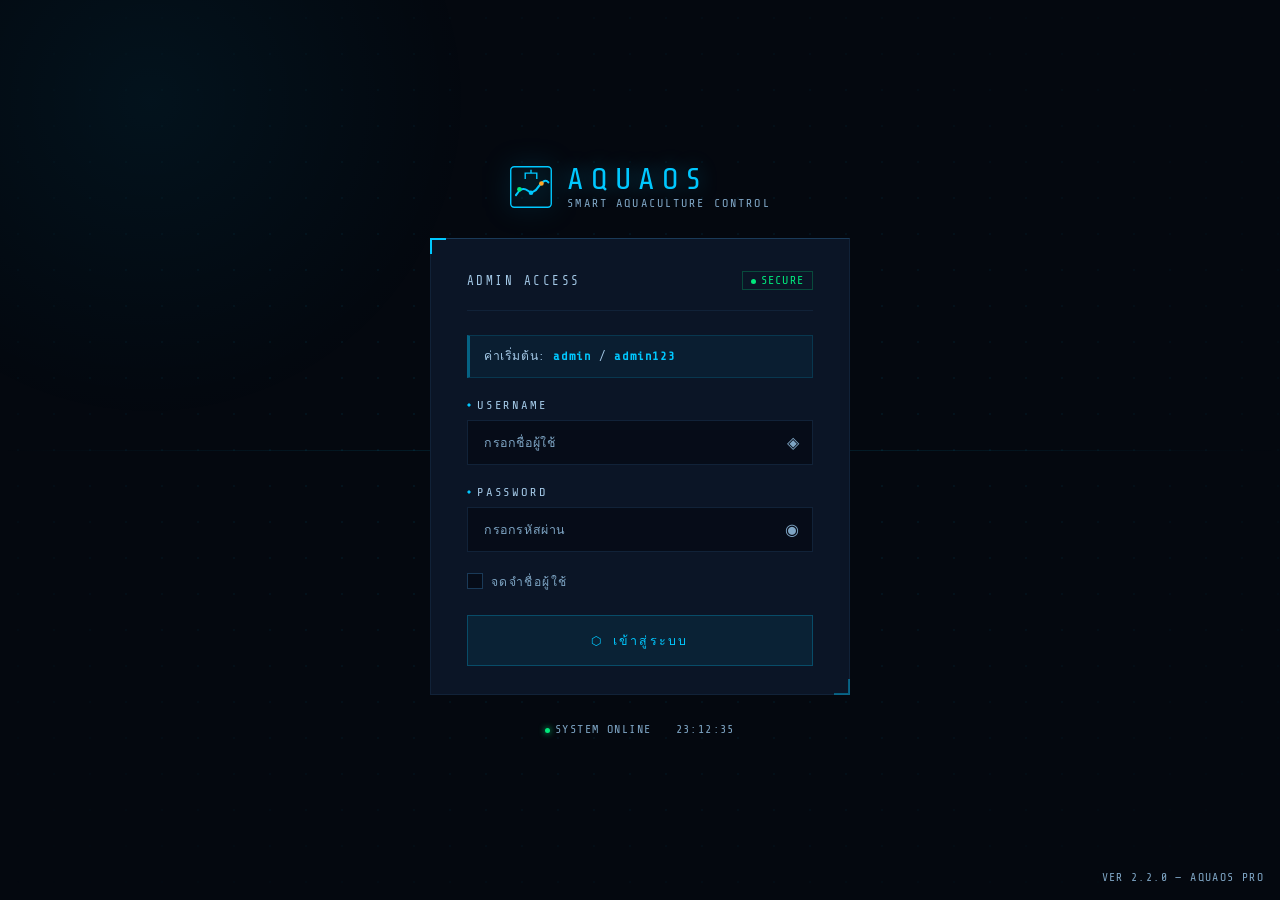
<file: admin/index.html>
<!DOCTYPE html>
<html lang="th">
<head>
<meta charset="UTF-8">
<meta name="viewport" content="width=device-width, initial-scale=1.0">
<title>AquaOS Pro — Smart Aquaculture Control</title>
<script>
// ── Auth Guard: ถ้าไม่ได้ login ให้กลับไปหน้า login ──
(function() {
  var token = sessionStorage.getItem('aquaos_token');
  var user  = sessionStorage.getItem('aquaos_user');
  if (!token || !user) {
    window.location.replace('login.html');
  }
})();
</script>
<link rel="stylesheet" href="../static/style.css">
<style>
/* ═══════════════════════════════════════════════════
   AQUAOS — ENHANCED DASHBOARD OVERRIDES
   ═══════════════════════════════════════════════════ */

/* ── CCTV PANEL ── */
.cctv-wrap {
  position: relative;
  height: 220px;
  background: #020509;
  overflow: hidden;
  border-bottom: 1px solid var(--bdr);
}
.cctv-canvas { display: block; width: 100%; height: 100%; }

/* Species label on CCTV */
.cctv-species-tag {
  position: absolute;
  top: 10px;
  left: 50%;
  transform: translateX(-50%);
  background: rgba(0,0,0,0.55);
  border: 1px solid rgba(0,200,255,0.2);
  border-radius: 20px;
  padding: 3px 14px;
  font-family: var(--f-mono);
  font-size: 0.8rem;
  color: rgba(180,230,255,0.7);
  letter-spacing: 0.12em;
  white-space: nowrap;
  pointer-events: none;
}

/* Depth lines overlay */
.cctv-depth-lines {
  position: absolute;
  inset: 0;
  pointer-events: none;
  background:
    linear-gradient(180deg,
      rgba(0,60,120,0.08) 0%,
      transparent 35%,
      rgba(0,20,50,0.15) 100%
    );
}

/* ── CARD HEADER IMPROVEMENT ── */
.card-head-tank {
  display: flex;
  align-items: flex-start;
  justify-content: space-between;
  margin-bottom: var(--sp-4);
  gap: var(--sp-2);
}
.tank-name {
  font-family: var(--f-ui);
  font-weight: 700;
  font-size: 1.3rem;
  color: var(--tx-bright);
  letter-spacing: 0.01em;
  line-height: 1.2;
}
.tank-meta {
  font-family: var(--f-mono);
  font-size: 0.75rem;
  color: var(--tx-lo);
  letter-spacing: 0.08em;
  margin-top: 4px;
}

/* ── METRICS GRID ── */
.metrics-grid {
  display: grid;
  grid-template-columns: 1fr 1fr;
  gap: 8px;
  margin-bottom: var(--sp-3);
}
.metric-cell {
  background: var(--bg-inset);
  border: 1px solid var(--bdr);
  border-radius: var(--radius-md);
  padding: 10px 12px;
  position: relative;
  overflow: hidden;
  transition: border-color 0.3s, background 0.3s;
}
.metric-cell::before {
  content: '';
  position: absolute;
  left: 0; top: 0; bottom: 0;
  width: 3px;
  background: var(--bdr-bright);
  border-radius: 2px 0 0 2px;
  transition: background 0.3s;
}
.metric-cell.metric-ok::before   { background: var(--ok); }
.metric-cell.metric-warn::before { background: var(--warn); }
.metric-cell.metric-alert::before{ background: var(--alert); }

.metric-label {
  font-family: var(--f-mono);
  font-size: 0.76rem;
  color: var(--tx-lo);
  letter-spacing: 0.12em;
  text-transform: uppercase;
  margin-bottom: 4px;
}
.metric-value {
  font-family: var(--f-mono);
  font-size: 1.35rem;
  font-weight: 700;
  color: var(--tx-bright);
  line-height: 1;
  letter-spacing: -0.01em;
}
.metric-unit {
  font-family: var(--f-mono);
  font-size: 0.7rem;
  color: var(--tx-lo);
  letter-spacing: 0.06em;
  display: block;
  margin-top: 2px;
}

/* Metric state colors */
.metric-cell.metric-ok   .metric-value { color: var(--ok); }
.metric-cell.metric-warn .metric-value { color: var(--warn); }
.metric-cell.metric-alert .metric-value { color: var(--alert); }
/* ── Device Badges ── */
.device-badges { display:flex; gap:5px; flex-wrap:wrap; margin:6px 0 2px; }
.dev-badge {
  font-family:var(--f-mono); font-size:.62rem; font-weight:700;
  padding:2px 8px; border-radius:3px;
  background:var(--bg-inset); color:var(--tx-lo);
  border:1px solid var(--bdr); letter-spacing:.06em;
  transition:all .3s;
}
.dev-badge.error {
  background:rgba(255,61,61,.12); color:var(--alert);
  border-color:rgba(255,61,61,.4);
  animation:alertPulse 2s ease-in-out infinite;
}
.dev-badge.offline {
  background:rgba(69,90,112,.15); color:#7090aa;
  border-color:rgba(69,90,112,.3); opacity:.7;
}
/* ── Sensor Error Cell ── */
.metric-cell.sensor-error {
  border-color:rgba(255,61,61,.4) !important;
  background:rgba(255,20,20,.04) !important;
  position:relative;
}
.metric-cell.sensor-error .metric-value { color:var(--tx-lo) !important; }
.metric-cell.sensor-error::after {
  content:'⚠ SENSOR ERROR';
  position:absolute; bottom:3px; right:5px;
  font-size:.55rem; color:var(--alert);
  letter-spacing:.06em; opacity:.8;
}

/* ── WATER BAR ── */
.water-bar-wrap {
  margin-bottom: var(--sp-2);
}
.water-bar-head {
  display: flex;
  align-items: center;
  justify-content: space-between;
  margin-bottom: 6px;
}
.water-bar-label {
  font-family: var(--f-mono);
  font-size: 0.8rem;
  color: var(--tx-lo);
  letter-spacing: 0.1em;
}
.water-bar-val {
  font-family: var(--f-mono);
  font-size: 0.78rem;
  color: var(--cyan);
  font-weight: 700;
}
.water-bar-track {
  height: 5px;
  background: var(--bg-inset);
  border-radius: 3px;
  overflow: hidden;
  border: 1px solid var(--bdr);
}
.water-bar-fill {
  height: 100%;
  background: var(--cyan);
  border-radius: 3px;
  transition: width 1s ease, background 0.5s;
  box-shadow: 0 0 8px rgba(0,200,255,0.4);
}
.water-bar-fill.mid { background: var(--warn); box-shadow: 0 0 8px rgba(255,167,38,0.4); }
.water-bar-fill.low { background: var(--alert); box-shadow: 0 0 8px rgba(255,61,61,0.4); }

/* ── SCORE STRIP ── */
.score-strip {
  padding: 10px var(--sp-4);
  border-top: 1px solid var(--bdr);
  background: var(--bg-inset);
  display: flex;
  align-items: center;
  gap: var(--sp-3);
}
.score-label-area {
  display: flex;
  flex-direction: column;
  gap: 2px;
}
.score-label-area span:first-child {
  font-family: var(--f-mono);
  font-size: 0.78rem;
  color: var(--tx-lo);
  letter-spacing: 0.12em;
  text-transform: uppercase;
}
.score-label-area span:last-child {
  font-family: var(--f-mono);
  font-size: 0.75rem;
  color: var(--tx-mid);
}

/* ── BADGE ── */
.badge {
  font-family: var(--f-mono);
  font-size: 0.78rem;
  font-weight: 700;
  letter-spacing: 0.1em;
  padding: 4px 11px;
  border-radius: 20px;
  border: 1px solid transparent;
  white-space: nowrap;
  flex-shrink: 0;
}
.badge-normal  { background: var(--ok-bg);      color: var(--ok);      border-color: var(--ok-bdr); }
.badge-warning { background: var(--warn-bg);     color: var(--warn);    border-color: var(--warn-bdr); }
.badge-alert   { background: var(--alert-bg);    color: var(--alert);   border-color: var(--alert-bdr); animation: alertPulse 2s ease-in-out infinite; }
.badge-offline { background: var(--offline-bg);  color: var(--offline); border-color: rgba(69,90,112,0.3); }

/* ── ALERT STRIP ── */
.alert-strip {
  display: none;
  font-family: var(--f-mono);
  font-size: 0.72rem;
  color: var(--alert);
  background: rgba(255,61,61,0.06);
  border: 1px solid rgba(255,61,61,0.2);
  border-radius: var(--radius-sm);
  padding: 6px 10px;
  letter-spacing: 0.05em;
  line-height: 1.7;
  margin-top: var(--sp-2);
  white-space: pre-line;
}

/* ── CCTV CHIP BAR ── */
.cctv-sensor-bar {
  position: absolute;
  bottom: 10px;
  right: 10px;
  display: flex;
  gap: 5px;
  pointer-events: none;
}
.cctv-sensor-chip {
  background: rgba(0,0,0,0.65);
  border: 1px solid rgba(255,255,255,0.1);
  border-radius: var(--radius-sm);
  padding: 4px 8px;
  font-family: var(--f-mono);
  font-size: 0.82rem;
  display: flex;
  flex-direction: column;
  align-items: center;
  gap: 1px;
  backdrop-filter: blur(2px);
}
.cctv-chip-label {
  color: rgba(255,255,255,0.45);
  font-size: 0.74rem;
  letter-spacing: 0.08em;
}
.cctv-chip-val        { color: var(--cyan); font-weight: 700; font-size: 0.86rem; }
.cctv-chip-val.warn   { color: var(--warn); }
.cctv-chip-val.alert  { color: var(--alert); }

/* ── CCTV FULLSCREEN BUTTON ── */
.cctv-fullscreen-btn {
  position: absolute;
  top: 8px;
  right: 8px;
  width: 26px;
  height: 26px;
  background: rgba(0,0,0,0.5);
  border: 1px solid rgba(0,200,255,0.25);
  border-radius: 3px;
  color: rgba(0,200,255,0.7);
  font-size: 0.72rem;
  cursor: pointer;
  display: flex;
  align-items: center;
  justify-content: center;
  transition: all 0.2s ease;
  z-index: 10;
  backdrop-filter: blur(2px);
  opacity: 0;
}
.cctv-wrap:hover .cctv-fullscreen-btn { opacity: 1; }
.cctv-fullscreen-btn:hover {
  background: rgba(0,200,255,0.18);
  border-color: rgba(0,200,255,0.55);
  color: var(--cyan);
  box-shadow: 0 0 10px rgba(0,200,255,0.2);
}

/* ══════════════════════════════════════════════════
   CCTV CINEMATIC MODAL
══════════════════════════════════════════════════ */
@keyframes modalFadeIn {
  from { opacity: 0; }
  to   { opacity: 1; }
}
@keyframes modalSlideIn {
  from { transform: scale(0.94) translateY(12px); opacity: 0; }
  to   { transform: scale(1)    translateY(0);    opacity: 1; }
}
@keyframes hudReveal {
  from { opacity: 0; transform: translateY(8px); }
  to   { opacity: 1; transform: translateY(0); }
}
@keyframes cornerPulse {
  0%,100% { opacity: 0.5; }
  50%      { opacity: 1; }
}
@keyframes scanPass {
  0%   { top: -4px; opacity: 0; }
  5%   { opacity: 1; }
  95%  { opacity: 0.4; }
  100% { top: 100%; opacity: 0; }
}
@keyframes noiseFlicker {
  0%,100% { opacity: 0.018; }
  50%      { opacity: 0.03; }
}
@keyframes chipIn {
  from { opacity: 0; transform: translateX(14px); }
  to   { opacity: 1; transform: translateX(0); }
}
@keyframes statusBlink {
  0%,49% { opacity: 1; }
  50%,100% { opacity: 0; }
}

.cctv-modal-overlay {
  display: none;
  position: fixed;
  inset: 0;
  background: rgba(0,2,8,0.96);
  z-index: 9999;
  align-items: center;
  justify-content: center;
}
.cctv-modal-overlay.active {
  display: flex;
  animation: modalFadeIn 0.25s ease forwards;
}
.cctv-modal-overlay.active .cctv-modal-inner {
  animation: modalSlideIn 0.35s cubic-bezier(0.22,1,0.36,1) forwards;
}

/* ── Outer glow ring ── */
.cctv-modal-inner {
  position: relative;
  width: min(92vw, calc(92vh * 16/9));
  aspect-ratio: 16/9;
  background: #010508;
  border: 1px solid rgba(0,200,255,0.22);
  border-radius: 6px;
  overflow: hidden;
  box-shadow:
    0 0 0 1px rgba(0,200,255,0.06),
    0 0 40px rgba(0,200,255,0.12),
    0 0 100px rgba(0,200,255,0.06),
    0 30px 80px rgba(0,0,0,0.8);
}

.cctv-modal-canvas {
  display: block;
  width: 100%;
  height: 100%;
}

/* ── CRT noise overlay ── */
.cctv-modal-inner::before {
  content: '';
  position: absolute;
  inset: 0;
  background-image: url("data:image/svg+xml,%3Csvg viewBox='0 0 200 200' xmlns='http://www.w3.org/2000/svg'%3E%3Cfilter id='n'%3E%3CfeTurbulence type='fractalNoise' baseFrequency='0.9' numOctaves='4' stitchTiles='stitch'/%3E%3C/filter%3E%3Crect width='100%25' height='100%25' filter='url(%23n)'/%3E%3C/svg%3E");
  background-size: 180px 180px;
  opacity: 0.022;
  pointer-events: none;
  z-index: 10;
  mix-blend-mode: overlay;
  animation: noiseFlicker 3s ease-in-out infinite;
}

/* ── Moving scanline ── */
.cctv-modal-scanline {
  position: absolute;
  left: 0; right: 0;
  height: 3px;
  background: linear-gradient(180deg,
    transparent 0%,
    rgba(0,200,255,0.07) 40%,
    rgba(0,200,255,0.12) 50%,
    rgba(0,200,255,0.07) 60%,
    transparent 100%
  );
  pointer-events: none;
  z-index: 9;
  animation: scanPass 8s linear infinite;
}

/* ── Vignette ── */
.cctv-modal-vignette {
  position: absolute;
  inset: 0;
  background: radial-gradient(ellipse at center,
    transparent 55%,
    rgba(0,0,0,0.55) 100%
  );
  pointer-events: none;
  z-index: 3;
}

/* ── Corner brackets ── */
.cctv-corner {
  position: absolute;
  width: 22px;
  height: 22px;
  pointer-events: none;
  z-index: 8;
  animation: cornerPulse 3s ease-in-out infinite;
}
.cctv-corner svg { width: 100%; height: 100%; }
.cctv-corner.tl { top: 10px;    left: 10px; }
.cctv-corner.tr { top: 10px;    right: 10px; transform: scaleX(-1); }
.cctv-corner.bl { bottom: 10px; left: 10px;  transform: scaleY(-1); }
.cctv-corner.br { bottom: 10px; right: 10px; transform: scale(-1,-1); }

/* ── TOP HUD bar ── */
.cctv-modal-top {
  position: absolute;
  top: 0; left: 0; right: 0;
  height: 52px;
  background: linear-gradient(180deg, rgba(0,0,0,0.75) 0%, transparent 100%);
  display: flex;
  align-items: center;
  padding: 0 48px 0 16px;
  gap: 16px;
  z-index: 6;
  pointer-events: none;
  animation: hudReveal 0.5s 0.2s ease both;
}
.cctv-modal-rec-badge {
  display: flex;
  align-items: center;
  gap: 5px;
  font-family: var(--f-mono);
  font-size: 0.7rem;
  font-weight: 700;
  color: var(--alert);
  letter-spacing: 0.15em;
}
.cctv-modal-rec-dot {
  width: 7px; height: 7px;
  border-radius: 50%;
  background: var(--alert);
  box-shadow: 0 0 6px var(--alert), 0 0 12px rgba(255,61,61,0.4);
  animation: statusBlink 1.1s step-end infinite;
}
.cctv-hud-divider {
  width: 1px;
  height: 18px;
  background: rgba(0,200,255,0.2);
  flex-shrink: 0;
}
.cctv-modal-ch-label {
  font-family: var(--f-mono);
  font-size: 0.82rem;
  color: rgba(0,200,255,0.9);
  letter-spacing: 0.12em;
  font-weight: 700;
}
.cctv-modal-species-label {
  font-family: var(--f-mono);
  font-size: 0.72rem;
  color: rgba(180,220,255,0.5);
  letter-spacing: 0.1em;
}
.cctv-modal-top-ts {
  margin-left: auto;
  font-family: var(--f-mono);
  font-size: 0.7rem;
  color: rgba(255,255,255,0.3);
  letter-spacing: 0.08em;
}

/* ── CLOSE button ── */
.cctv-modal-close {
  position: absolute;
  top: 12px;
  right: 12px;
  width: 32px;
  height: 32px;
  background: rgba(0,0,0,0.7);
  border: 1px solid rgba(255,255,255,0.12);
  border-radius: 3px;
  color: rgba(255,255,255,0.45);
  font-size: 0.85rem;
  cursor: pointer;
  display: flex;
  align-items: center;
  justify-content: center;
  transition: all 0.2s;
  pointer-events: all;
  z-index: 20;
  letter-spacing: 0;
}
.cctv-modal-close:hover {
  background: rgba(255,50,50,0.2);
  border-color: rgba(255,50,50,0.45);
  color: var(--alert);
  box-shadow: 0 0 12px rgba(255,50,50,0.2);
}

/* ── BOTTOM panel ── */
.cctv-modal-bottom {
  position: absolute;
  bottom: 0; left: 0; right: 0;
  background: linear-gradient(0deg, rgba(0,0,0,0.88) 0%, rgba(0,0,0,0.6) 60%, transparent 100%);
  padding: 28px 20px 16px;
  display: flex;
  align-items: flex-end;
  justify-content: space-between;
  gap: 16px;
  z-index: 6;
  pointer-events: none;
  animation: hudReveal 0.5s 0.3s ease both;
}

/* ── Sensor chips row ── */
.cctv-modal-sensors {
  display: flex;
  gap: 10px;
  align-items: flex-end;
}
.cctv-modal-chip {
  display: flex;
  flex-direction: column;
  align-items: center;
  gap: 4px;
  background: rgba(0,8,20,0.7);
  border: 1px solid rgba(0,200,255,0.18);
  border-radius: 4px;
  padding: 10px 16px 8px;
  min-width: 68px;
  backdrop-filter: blur(8px);
  box-shadow: 0 2px 16px rgba(0,0,0,0.4), inset 0 1px 0 rgba(0,200,255,0.06);
  position: relative;
  overflow: hidden;
}
.cctv-modal-chip::after {
  content: '';
  position: absolute;
  top: 0; left: 0; right: 0;
  height: 1px;
  background: linear-gradient(90deg, transparent, rgba(0,200,255,0.3), transparent);
}
.cctv-modal-chip:nth-child(1) { animation: chipIn 0.4s 0.35s ease both; }
.cctv-modal-chip:nth-child(2) { animation: chipIn 0.4s 0.42s ease both; }
.cctv-modal-chip:nth-child(3) { animation: chipIn 0.4s 0.49s ease both; }
.cctv-modal-chip:nth-child(4) { animation: chipIn 0.4s 0.56s ease both; }
.chip-label {
  font-family: var(--f-mono);
  font-size: 0.74rem;
  color: rgba(0,200,255,0.45);
  letter-spacing: 0.14em;
  text-transform: uppercase;
}
.chip-val {
  font-family: var(--f-mono);
  font-size: 1.3rem;
  font-weight: 700;
  color: rgba(0,200,255,0.95);
  line-height: 1;
  letter-spacing: -0.01em;
  text-shadow: 0 0 12px rgba(0,200,255,0.5);
}
.chip-val.warn  { color: var(--warn);  text-shadow: 0 0 12px rgba(255,167,38,0.5); }
.chip-val.alert { color: var(--alert); text-shadow: 0 0 12px rgba(255,61,61,0.5);  }
.chip-unit {
  font-family: var(--f-mono);
  font-size: 0.76rem;
  color: rgba(255,255,255,0.2);
  letter-spacing: 0.08em;
  margin-top: 1px;
}

/* ── Bottom-right info ── */
.cctv-modal-meta {
  text-align: right;
  display: flex;
  flex-direction: column;
  gap: 4px;
}
.cctv-modal-tank-name {
  font-family: var(--f-mono);
  font-size: 0.92rem;
  font-weight: 700;
  color: rgba(255,255,255,0.75);
  letter-spacing: 0.06em;
}
.cctv-modal-ts {
  font-family: var(--f-mono);
  font-size: 0.78rem;
  color: rgba(255,255,255,0.25);
  letter-spacing: 0.08em;
}
.cctv-modal-score-wrap {
  display: flex;
  align-items: center;
  gap: 8px;
  justify-content: flex-end;
  margin-top: 4px;
}
.cctv-modal-score-label {
  font-family: var(--f-mono);
  font-size: 0.74rem;
  color: rgba(255,255,255,0.25);
  letter-spacing: 0.1em;
}
.cctv-modal-score-val {
  font-family: var(--f-mono);
  font-size: 1.1rem;
  font-weight: 700;
  color: var(--ok);
  text-shadow: 0 0 10px rgba(0,232,124,0.4);
}

/* ── Quality bar at very bottom ── */
.cctv-modal-qbar-wrap {
  position: absolute;
  bottom: 0; left: 0; right: 0;
  height: 2px;
  background: rgba(255,255,255,0.04);
  z-index: 7;
  pointer-events: none;
}
.cctv-modal-qbar-fill {
  height: 100%;
  background: linear-gradient(90deg, var(--ok), rgba(0,200,255,0.5));
  box-shadow: 0 0 6px rgba(0,200,255,0.4);
  transition: width 1.2s ease;
}

/* ── ESC hint ── */
.cctv-modal-esc {
  position: absolute;
  bottom: 0; left: 0; right: 0;
  text-align: center;
  font-family: var(--f-mono);
  font-size: 0.76rem;
  color: rgba(255,255,255,0.12);
  letter-spacing: 0.12em;
  padding-bottom: 6px;
  z-index: 7;
  pointer-events: none;
  animation: hudReveal 0.5s 0.6s ease both;
}

/* ── SCAN LINE on CCTV ── */
@keyframes scanline {
  0%   { top: -10%; }
  100% { top: 110%; }
}
.cctv-scanline {
  position: absolute;
  left: 0; right: 0;
  height: 2px;
  background: linear-gradient(180deg, transparent, rgba(0,200,255,0.06), transparent);
  animation: scanline 6s linear infinite;
  pointer-events: none;
}

/* ── CARD FOOTER ── */
.card-footer {
  display: flex;
  align-items: center;
  justify-content: space-between;
  padding: 7px var(--sp-4);
  border-top: 1px solid var(--bdr);
  background: var(--bg-inset);
}
.footer-ts     { font-family: var(--f-mono); font-size: 0.75rem; color: var(--tx-mid); letter-spacing: 0.04em; }
.footer-device { font-family: var(--f-mono); font-size: 0.8rem; color: var(--tx-lo);  letter-spacing: 0.06em; }

/* ── SECTION HEAD ── */
.section-head {
  display: flex;
  align-items: center;
  gap: var(--sp-4);
  margin-bottom: var(--sp-4);
}
.section-title {
  font-family: var(--f-mono);
  font-size: 0.78rem;
  color: var(--tx-lo);
  letter-spacing: 0.14em;
  white-space: nowrap;
}
.section-line {
  flex: 1;
  height: 1px;
  background: linear-gradient(90deg, var(--bdr-bright), transparent);
}

/* ── API BAR ── */
.api-bar {
  background: var(--bg-card);
  border: 1px solid var(--bdr-bright);
  border-radius: var(--radius-md);
  padding: 10px var(--sp-5);
  margin-bottom: var(--sp-5);
  display: flex;
  gap: var(--sp-3);
  align-items: center;
  flex-wrap: wrap;
}
.api-bar-label {
  font-family: var(--f-mono);
  font-size: 0.72rem;
  color: var(--tx-lo);
  letter-spacing: 0.08em;
  white-space: nowrap;
}
.api-bar input {
  flex: 1;
  min-width: 240px;
  font-family: var(--f-mono);
  font-size: 0.82rem;
  background: var(--bg-inset);
  border: 1px solid var(--bdr-bright);
  color: var(--tx-hi);
  padding: 7px 12px;
  border-radius: var(--radius-sm);
  outline: none;
}
.api-bar input:focus { border-color: var(--cyan); }
.btn-test {
  font-family: var(--f-mono);
  font-size: 0.78rem;
  background: var(--cyan-dim);
  border: 1px solid var(--cyan-bdr);
  color: var(--cyan);
  padding: 7px 16px;
  border-radius: var(--radius-sm);
  cursor: pointer;
  letter-spacing: 0.06em;
  transition: background 0.15s;
  white-space: nowrap;
}
.btn-test:hover { background: rgba(0,200,255,0.2); }

/* ── ML-AUTO utility ── */
.ml-auto { margin-left: auto !important; }

/* ── Sparkline ── */
.sparkline-wrap { height: 30px; margin-bottom: 4px; }
.sparkline-canvas { display: block; width: 100%; height: 100%; }
</style>
</head>
<body>

<header class="topbar">
  <a href="index.html" class="tb-logo">
    <svg class="logo-svg" viewBox="0 0 38 38" fill="none">
      <rect x="1.5" y="1.5" width="35" height="35" rx="3" stroke="#00c8ff" stroke-width="1.2"/>
      <path d="M6 26 Q11 18 16 22 Q21 26 26 18 Q31 11 34 15" stroke="#00c8ff" stroke-width="1.8" fill="none" stroke-linecap="round"/>
      <circle cx="9"  cy="21" r="2" fill="#00e87c"/>
      <circle cx="19" cy="24" r="2" fill="#00c8ff"/>
      <circle cx="28" cy="16" r="2" fill="#ffa726"/>
      <path d="M14 12 L14 7 L24 7 L24 12" stroke="#00c8ff" stroke-width="1.2" fill="none"/>
      <path d="M19 7 L19 4" stroke="#00c8ff" stroke-width="1.2"/>
    </svg>
    <div class="tb-logo-text">
      <div class="logo-name">AQUAOS</div>
      <div class="logo-sub">SMART AQUACULTURE CONTROL</div>
    </div>
  </a>
  <nav class="tb-nav">
    <a href="index.html" class="active">DASHBOARD</a>
    <a href="history.html">HISTORY</a>
    <a href="alert_log.html">ALERTS</a>
    <a href="report.html">REPORT</a>
    <a href="settings.html">SETTINGS</a>
    <a href="simulator.html">SIMULATOR</a>
    <a href="device_health.html">DEVICE HEALTH</a>
  </nav>
  <div class="tb-stats">
    <div class="tb-stat">
      <span class="tb-stat-label">TANKS ONLINE</span>
      <span class="tb-stat-val" id="hdr-online">—/—</span>
    </div>
    <div class="tb-stat">
      <span class="tb-stat-label">ACTIVE ALERTS</span>
      <span class="tb-stat-val" id="hdr-alerts">—</span>
    </div>
    <div class="tb-stat">
      <span class="tb-stat-label">DATA MODE</span>
      <span class="tb-stat-val text-cyan" id="hdr-mode" style="font-size:0.78rem;">INIT</span>
    </div>
    <div class="tb-sync">
      <div class="sync-dot" id="sync-dot"></div>
      <div class="flex-col" style="align-items:flex-end;">
        <span class="sync-label" id="sync-label">CONNECTING</span>
        <span class="sync-time" id="sync-time">—</span>
      </div>
    </div>
  </div>
</header>

<main class="main">
  <div class="api-bar" id="api-config-bar">
    <span class="api-bar-label">API BASE URL:</span>
    <input id="api-base-input" type="text"
      placeholder="http://localhost:8080/SmartAquacultureSystem  (เว้นว่างถ้าใช้ ../api)"
      oninput="onApiBaseChange()">
    <button class="btn-test" onclick="testAndReload()">▶ TEST &amp; RELOAD</button>
    <span id="api-test-result" style="font-family:var(--f-mono);font-size:0.78rem;"></span>

    <!-- ── Notification Sound + Auto Mode toggles ── -->
    <div style="display:flex;align-items:center;gap:14px;margin-left:auto;font-family:var(--f-mono);font-size:0.72rem;color:var(--tx-mid);letter-spacing:0.08em;">
      <label style="display:flex;align-items:center;gap:6px;cursor:pointer;">
        <span>🔊 SOUND</span>
        <span class="toggle-switch">
          <input type="checkbox" id="toggle-sound" checked onchange="toggleSound()">
          <span class="toggle-slider"></span>
        </span>
      </label>
      <label style="display:flex;align-items:center;gap:6px;cursor:pointer;">
        <span>🤖 AUTO-FEED</span>
        <span class="toggle-switch">
          <input type="checkbox" id="toggle-autofeed" checked onchange="toggleAutoFeed()">
          <span class="toggle-slider"></span>
        </span>
      </label>
    </div>
  </div>

  <div class="section-head">
    <span class="section-title">TANK MONITORING — REALTIME</span>
    <div class="section-line"></div>
    <span class="section-title" id="tank-count-label">— NODES</span>
  </div>

  <div class="tank-grid" id="tank-grid">
    <div style="grid-column:1/-1;padding:60px 40px;text-align:center;font-family:var(--f-mono);font-size:0.82rem;color:var(--tx-lo);letter-spacing:0.15em;">
      INITIALIZING SENSOR NETWORK...
    </div>
  </div>

  <!-- ═══════════════════════════════════════════════════
       ACTIVITY FEED TIMELINE — เหตุการณ์ล่าสุดของระบบ
       ═══════════════════════════════════════════════════ -->
  <div class="section-head" style="margin-top:24px;">
    <span class="section-title">SYSTEM ACTIVITY</span>
    <div class="section-line"></div>
    <span class="section-title" id="activity-count-label">— EVENTS</span>
  </div>

  <div class="card" style="margin-bottom:24px;">
    <div class="card-head">
      <div>
        <div class="card-title">Activity Feed</div>
        <div class="card-sub">REAL-TIME EVENT TIMELINE · AUTO-REFRESH 15s</div>
      </div>
      <a href="alert_log.html" class="btn btn-ghost text-xs" style="text-decoration:none;">VIEW ALL →</a>
    </div>
    <div id="activity-timeline" style="padding:16px 20px;max-height:360px;overflow-y:auto;">
      <div class="text-muted text-sm" style="text-align:center;padding:40px 20px;font-family:var(--f-mono);">LOADING RECENT EVENTS...</div>
    </div>
  </div>
</main>

<style>
/* ── Activity Feed Timeline styles ── */
.timeline-item {
  display:flex; gap:12px; padding:10px 0;
  border-bottom:1px solid var(--bdr);
}
.timeline-item:last-child { border-bottom:none; }
.timeline-dot {
  flex:0 0 10px; width:10px; height:10px; margin-top:6px;
  border-radius:50%; background:var(--cyan);
  box-shadow:0 0 8px var(--cyan);
}
.timeline-dot.critical { background:var(--alert); box-shadow:0 0 8px var(--alert); }
.timeline-dot.warning  { background:var(--warn);  box-shadow:0 0 8px var(--warn);  }
.timeline-dot.info     { background:var(--cyan);  box-shadow:0 0 8px var(--cyan);  }
.timeline-dot.ok       { background:var(--ok);    box-shadow:0 0 8px var(--ok);    }
.timeline-content { flex:1; min-width:0; }
.timeline-meta {
  display:flex; gap:10px; align-items:baseline; margin-bottom:3px;
  font-family:var(--f-mono); font-size:0.8rem; color:var(--tx-lo); letter-spacing:0.08em;
}
.timeline-time { color:var(--tx-mid); font-weight:600; }
.timeline-tank { color:var(--cyan); }
.timeline-detail { font-size:0.85rem; color:var(--tx-hi); line-height:1.4; }
.timeline-sev-badge {
  display:inline-block; padding:1px 6px; border-radius:3px;
  font-size:0.76rem; font-family:var(--f-mono); font-weight:700; letter-spacing:0.06em;
}
.timeline-sev-badge.critical { background:rgba(255,80,80,.15); color:#ff6b6b; border:1px solid rgba(255,80,80,.3); }
.timeline-sev-badge.warning  { background:rgba(255,167,38,.15); color:#ffa726; border:1px solid rgba(255,167,38,.3); }
.timeline-sev-badge.info     { background:rgba(0,200,255,.12); color:#00c8ff; border:1px solid rgba(0,200,255,.3); }
.timeline-sev-badge.ok       { background:rgba(0,232,124,.12); color:#00e87c; border:1px solid rgba(0,232,124,.3); }
</style>

<!-- ── CCTV CINEMATIC MODAL ── -->
<div class="cctv-modal-overlay" id="cctv-modal" onclick="closeCCTVModal(event)">
  <div class="cctv-modal-inner" id="cctv-modal-inner">
    <!-- Canvas -->
    <canvas class="cctv-modal-canvas" id="cctv-modal-canvas"></canvas>

    <!-- CRT effects -->
    <div class="cctv-modal-scanline"></div>
    <div class="cctv-modal-vignette"></div>

    <!-- Corner brackets -->
    <div class="cctv-corner tl"><svg viewBox="0 0 22 22" fill="none"><path d="M1 12V1H12" stroke="rgba(0,200,255,0.6)" stroke-width="1.5" stroke-linecap="square"/></svg></div>
    <div class="cctv-corner tr"><svg viewBox="0 0 22 22" fill="none"><path d="M1 12V1H12" stroke="rgba(0,200,255,0.6)" stroke-width="1.5" stroke-linecap="square"/></svg></div>
    <div class="cctv-corner bl"><svg viewBox="0 0 22 22" fill="none"><path d="M1 12V1H12" stroke="rgba(0,200,255,0.6)" stroke-width="1.5" stroke-linecap="square"/></svg></div>
    <div class="cctv-corner br"><svg viewBox="0 0 22 22" fill="none"><path d="M1 12V1H12" stroke="rgba(0,200,255,0.6)" stroke-width="1.5" stroke-linecap="square"/></svg></div>

    <!-- Top HUD -->
    <div class="cctv-modal-top">
      <div class="cctv-modal-rec-badge"><div class="cctv-modal-rec-dot"></div>REC</div>
      <div class="cctv-hud-divider"></div>
      <span class="cctv-modal-ch-label" id="cctv-modal-ch">CH-00 / HD</span>
      <div class="cctv-hud-divider"></div>
      <span class="cctv-modal-species-label" id="cctv-modal-species">—</span>
      <span class="cctv-modal-top-ts" id="cctv-modal-top-ts">—</span>
    </div>

    <!-- Close -->
    <button class="cctv-modal-close" onclick="_doCloseCCTVModal()">✕</button>

    <!-- Bottom panel -->
    <div class="cctv-modal-bottom">
      <div class="cctv-modal-sensors">
        <div class="cctv-modal-chip">
          <span class="chip-label">TEMP</span>
          <span class="chip-val" id="cctv-modal-temp">—</span>
          <span class="chip-unit">°C</span>
        </div>
        <div class="cctv-modal-chip">
          <span class="chip-label">pH</span>
          <span class="chip-val" id="cctv-modal-ph">—</span>
          <span class="chip-unit">pH</span>
        </div>
        <div class="cctv-modal-chip">
          <span class="chip-label">TURB</span>
          <span class="chip-val" id="cctv-modal-turb">—</span>
          <span class="chip-unit">NTU</span>
        </div>
        <div class="cctv-modal-chip">
          <span class="chip-label">WATER</span>
          <span class="chip-val" id="cctv-modal-water">—</span>
          <span class="chip-unit">%</span>
        </div>
      </div>
      <div class="cctv-modal-meta">
        <div class="cctv-modal-tank-name" id="cctv-modal-name">—</div>
        <div class="cctv-modal-ts" id="cctv-modal-info">—</div>
        <div class="cctv-modal-score-wrap">
          <span class="cctv-modal-score-label">QUALITY</span>
          <span class="cctv-modal-score-val" id="cctv-modal-score">—</span>
          <span class="cctv-modal-score-label">/ 100</span>
        </div>
      </div>
    </div>

    <!-- Quality bar -->
    <div class="cctv-modal-qbar-wrap"><div class="cctv-modal-qbar-fill" id="cctv-modal-qbar" style="width:0%"></div></div>

    <!-- ESC hint -->
    <div class="cctv-modal-esc">ESC TO CLOSE</div>
  </div>
</div>

<div class="toast-container" id="toast-container"></div>

<footer class="statusbar">
  <div class="sb-item"><div class="sb-dot" id="sb-dot"></div><span id="sb-conn">SYSTEM ONLINE</span></div>
  <div class="sb-item" id="sb-page-info"></div>
  <div class="sb-item">VER 2.2.0</div>
  <div class="sb-item">POLL 5s</div>
  <div class="sb-item" id="sb-api-mode">MODE: INIT</div>
  <div class="sb-right" id="sb-time">—</div>
</footer>

<script>
function normalizeApiBase(input) {
  let base = (input || '').trim();
  if (!base) return '../api';

  base = base.replace(/\/+$/, '');

  if (base.endsWith('/api')) return base;
  if (base.endsWith('/SmartAquacultureSystem')) return base + '/api';
  if (/^https?:\/\/[^/]+$/i.test(base)) return base + '/api';

  return base;
}

function getApiBase() {
  return normalizeApiBase(localStorage.getItem('aquaos_api_base') || '');
}

async function safeFetchJson(url, options = {}) {
  try {
    const res = await fetch(url, { cache: 'no-store', ...options });
    const text = await res.text();

    try {
      return JSON.parse(text);
    } catch (e) {
      console.error('API returned non-JSON:', url, text);
      return {
        success: false,
        message: 'API did not return JSON',
        raw: text,
        status: res.status
      };
    }
  } catch (err) {
    return {
      success: false,
      message: err.message || 'Network error'
    };
  }
}

const CFG = {
  API_URL:     getApiBase() + '/get_latest.php',
  POLL_MS:     5000,
  MOCK_TANKS:  5,
  SPARK_PTS:   24,
  DEFAULTS: {
    min_temp:24, max_temp:32, target_temp:28,
    trigger_ph:8.5, trigger_turbidity:50,
    water_low:30, water_warn:50,
  },
  TANK_NAMES:   ['ตู้ปลานิล A1','Tank B2 - Dory','ตู้ปลาดุก C1','Tank D3 - Clownfish','ตู้ปลาทับทิม E2'],
  TANK_SPECIES: ['NILE TILAPIA','DORY','CATFISH','CLOWNFISH','RED TILAPIA'],
};

const STATE = {
  tanks: [], lastRender: {}, sparklines: {}, cctv: {},
  cctvRAF: {}, apiMode: 'INIT', pollTimer: null,
};

/* ── MOCK ENGINE ── */
const MOCK = (() => {
  const _s = Array.from({length:CFG.MOCK_TANKS},(_,i)=>({
    tank_id:i+1, temperature:27+Math.random()*3, ph_level:7+Math.random()*0.8,
    turbidity:20+Math.random()*20, water_level:75+Math.random()*15,
    _tgt:28, _anom:0,
  }));
  const _sets = CFG.TANK_NAMES.map((_,i)=>({
    target_temp:27+i*0.5, min_temp:24, max_temp:32,
    trigger_turbidity:50, trigger_ph:8.5, auto_feed_status:i%2===0?'on':'off',
  }));
  const drift=(v,t,n,mn,mx)=>Math.max(mn,Math.min(mx, v+(t-v)*0.05+(Math.random()-0.5)*n));
  function generate() {
    return _s.map((s,i)=>{
      if(s._anom>0){s._anom--;}else if(Math.random()<0.025){s._anom=3;s._tgt=Math.random()<0.5?37:21;}else{s._tgt=_sets[i].target_temp;}
      s.temperature = drift(s.temperature,s._tgt,0.3,18,40);
      s.ph_level    = drift(s.ph_level,7.2,0.05,5,10);
      s.turbidity   = drift(s.turbidity,25,1.5,5,100);
      s.water_level = drift(s.water_level,82,0.5,10,100);
      return {
        tank_id:s.tank_id, tank_name:CFG.TANK_NAMES[i], status:'online',
        latest_sensor:{
          temperature:+s.temperature.toFixed(1), ph_level:+s.ph_level.toFixed(2),
          turbidity:+s.turbidity.toFixed(1), water_level:+s.water_level.toFixed(0),
          recorded_at:new Date().toISOString(),
        },
        settings:_sets[i], recent_alerts:[],
      };
    });
  }
  return {generate};
})();

/* ── API LAYER ── */
async function fetchData() {
  setSync('syncing');
  try {
    CFG.API_URL = getApiBase() + '/get_latest.php';

    const j = await safeFetchJson(CFG.API_URL);

    if (!j || !j.success || !Array.isArray(j.data) || !j.data.length) {
      throw new Error(j?.message || 'Empty response');
    }

    STATE.apiMode = 'API';
    setSync('ok', `LIVE: ${new Date().toLocaleTimeString('th-TH',{hour12:false})}`);
    updateEl('hdr-mode','API LIVE');
    updateEl('sb-api-mode','MODE: API');
    document.getElementById('hdr-mode').style.color='var(--ok)';
    return j.data;
  } catch(e) {
    STATE.apiMode='MOCK';
    setSync('error',`ERR: ${String(e.message).substring(0,30)}`);
    updateEl('hdr-mode','MOCK');
    updateEl('sb-api-mode','MODE: MOCK');
    document.getElementById('hdr-mode').style.color='var(--warn)';
    const d=document.getElementById('sb-dot');
    if(d) d.style.background='var(--warn)';
    if(!STATE.tanks.length) showToast(`⚠ API ไม่ตอบ — ใช้ Mock Data`,'warn');
    return MOCK.generate();
  }
}
/* ═══════════════════════════════════════════════════════════
   ENHANCED CCTV ENGINE — Species-Specific Fish Rendering
═══════════════════════════════════════════════════════════ */

/* ── Map DB species string → profile key ──
   รองรับทั้งภาษาไทย/อังกฤษและรูปแบบผสม เช่น "Tank A1 - Tilapia" */
function speciesToProfile(raw) {
  const s = String(raw || '').toLowerCase();
  if (s.includes('red tilapia') || s.includes('ทับทิม'))                     return 'RED TILAPIA';
  if (s.includes('tilapia') || s.includes('นิล'))                             return 'NILE TILAPIA';
  if (s.includes('catfish') || s.includes('ดุก'))                             return 'CATFISH';
  if (s.includes('nemo')    || s.includes('clownfish') || s.includes('นีโม')) return 'CLOWNFISH';
  if (s.includes('dory')    || s.includes('blue tang') || s.includes('ดอลลี่')) return 'DORY';
  if (s.includes('prawn')   || s.includes('ก้ามกราม'))                        return 'CLOWNFISH';
  if (s.includes('shrimp')  || s.includes('กุ้ง'))                             return 'DORY';
  return 'NILE TILAPIA';
}

const CCTV = (() => {

  /* ── Species profiles ── */
  const SPECIES_PROFILES = {
    'NILE TILAPIA': {
      fishCount: 7,
      mkFish: (W,H) => ({
        x: Math.random()*W, y: 40+Math.random()*(H-80),
        vx: (Math.random()<0.5?-1:1)*(0.6+Math.random()*0.7),
        vy: (Math.random()-0.5)*0.15,
        // Bright olive-green body, visible in water
        bodyHue: 90+Math.random()*30, bodySat: 48+Math.random()*18, bodyLit: 52+Math.random()*12,
        finHue: 85, finAlpha: 0.82,
        size: 7+Math.random()*6,
        phase: Math.random()*Math.PI*2,
        speed: 0.028+Math.random()*0.02,
        type: 'tilapia',
        stripeCount: 5+Math.floor(Math.random()*3),
      }),
      waterTint: [0, 78, 55],   // brighter greenish water
      waterOpacity: 0.80,
      particles: 'sediment',
      environment: 'freshwater_plants',   // สาหร่าย + พันธุ์ไม้น้ำ
    },
    'WHITE SHRIMP': {
      fishCount: 14,
      mkFish: (W,H) => ({
        x: Math.random()*W, y: 30+Math.random()*(H-60),
        vx: (Math.random()<0.5?-1:1)*(0.3+Math.random()*0.5),
        vy: (Math.random()-0.5)*0.4,
        // Semi-transparent white/pink body
        bodyHue: 10+Math.random()*20, bodySat: 10+Math.random()*30, bodyLit: 75+Math.random()*15,
        size: 3+Math.random()*4,
        phase: Math.random()*Math.PI*2,
        speed: 0.06+Math.random()*0.05,
        type: 'shrimp',
        legPhase: Math.random()*Math.PI*2,
        antLength: 6+Math.random()*8,
      }),
      waterTint: [0, 70, 80],   // clear blue-green
      waterOpacity: 0.88,
      particles: 'bubbles',
      environment: 'shrimp_substrate',  // เปลือกหอย + พืชแนวทะเลสาบ
    },
    'CATFISH': {
      fishCount: 5,
      mkFish: (W,H) => ({
        x: Math.random()*W, y: (H*0.55)+Math.random()*(H*0.35),  // bottom dwellers
        vx: (Math.random()<0.5?-1:1)*(0.3+Math.random()*0.5),
        vy: (Math.random()-0.5)*0.08,
        // Warm brown/tan — visible against water
        bodyHue: 30+Math.random()*20, bodySat: 38+Math.random()*18, bodyLit: 42+Math.random()*14,
        size: 10+Math.random()*8,
        phase: Math.random()*Math.PI*2,
        speed: 0.018+Math.random()*0.015,
        type: 'catfish',
        barbCount: 3,
        barbLength: 8+Math.random()*6,
      }),
      waterTint: [35, 68, 48],  // warm brownish-green, visible
      waterOpacity: 0.82,
      particles: 'mud',
      environment: 'driftwood',   // ขอนไม้ + ใบไม้ร่วง
    },
    'GIANT RIVER PRAWN': {
      fishCount: 9,
      mkFish: (W,H) => ({
        x: Math.random()*W, y: 25+Math.random()*(H-55),
        vx: (Math.random()<0.5?-1:1)*(0.25+Math.random()*0.4),
        vy: (Math.random()-0.5)*0.35,
        // Blue claws, brownish body
        bodyHue: 25+Math.random()*15, bodySat: 35+Math.random()*20, bodyLit: 45+Math.random()*15,
        clawHue: 210+Math.random()*30,
        size: 5+Math.random()*6,
        phase: Math.random()*Math.PI*2,
        speed: 0.04+Math.random()*0.04,
        type: 'prawn',
        legPhase: Math.random()*Math.PI*2,
        clawOpen: Math.random(),
        antLength: 12+Math.random()*10,
      }),
      waterTint: [10, 50, 60],  // slightly murky
      waterOpacity: 0.9,
      particles: 'bubbles',
      environment: 'rocks_plants',  // ก้อนหิน + พันธุ์ไม้ใต้น้ำ
    },
    'RED TILAPIA': {
      fishCount: 7,
      mkFish: (W,H) => ({
        x: Math.random()*W, y: 35+Math.random()*(H-70),
        vx: (Math.random()<0.5?-1:1)*(0.55+Math.random()*0.65),
        vy: (Math.random()-0.5)*0.15,
        // True coral/pink-red body — shift hue away from orange (was 10-30, now 350-360 wrap 0-5)
        bodyHue: (350 + Math.random()*15) % 360,   // 350-364 → -10 to 4 (pink-red range)
        bodySat: 72 + Math.random()*18,             // 72-90 rich but not neon
        bodyLit: 52 + Math.random()*12,             // 52-64 bright pink/salmon
        finHue: 358, finAlpha: 0.85,                // deep red fins
        size: 7+Math.random()*5,
        phase: Math.random()*Math.PI*2,
        speed: 0.03+Math.random()*0.022,
        type: 'tilapia',
        stripeCount: 4+Math.floor(Math.random()*3),
      }),
      waterTint: [0, 50, 60],   // clear
      waterOpacity: 0.89,
      particles: 'bubbles',
      environment: 'bright_plants',  // พันธุ์ไม้สีเขียวสด
    },
    'DORY': {
      fishCount: 8,
      mkFish: (W,H) => ({
        x: Math.random()*W, y: 35+Math.random()*(H-70),
        vx: (Math.random()<0.5?-1:1)*(0.55+Math.random()*0.7),
        vy: (Math.random()-0.5)*0.2,
        // Blue tang body: vivid royal blue with some variation
        bodyHue: 205+Math.random()*20, bodySat: 75+Math.random()*15, bodyLit: 45+Math.random()*10,
        finHue: 50, finAlpha: 0.85,   // yellow-ish fins/tail
        size: 7+Math.random()*5,
        phase: Math.random()*Math.PI*2,
        speed: 0.032+Math.random()*0.025,
        type: 'tilapia',
        stripeCount: 2+Math.floor(Math.random()*2),  // minimal black pattern
      }),
      waterTint: [0, 55, 75],   // tropical blue water
      waterOpacity: 0.88,
      particles: 'bubbles',
      environment: 'bright_plants',
    },
    'CLOWNFISH': {
      fishCount: 9,
      mkFish: (W,H) => ({
        x: Math.random()*W, y: 35+Math.random()*(H-70),
        vx: (Math.random()<0.5?-1:1)*(0.5+Math.random()*0.6),
        vy: (Math.random()-0.5)*0.2,
        // Vivid orange body (Nemo)
        bodyHue: 20+Math.random()*10, bodySat: 90+Math.random()*8, bodyLit: 55+Math.random()*8,
        finHue: 20, finAlpha: 0.9,
        size: 6+Math.random()*5,
        phase: Math.random()*Math.PI*2,
        speed: 0.035+Math.random()*0.025,
        type: 'tilapia',
        stripeCount: 3,   // 3 white/black bands characteristic of clownfish
      }),
      waterTint: [0, 60, 80],   // tropical reef water
      waterOpacity: 0.87,
      particles: 'bubbles',
      environment: 'bright_plants',
    },
  };

  /* ── Bubble factory ── */
  function mkBubble(W,H){
    return {x:20+Math.random()*(W-40), y:H+5, r:0.8+Math.random()*2.5, vy:0.45+Math.random()*0.6, life:1};
  }

  /* ── Draw background ── */
  function drawBg(ctx, W, H, t, tint, op, status) {
    const [tr, tg, tb] = tint;
    const grd = ctx.createLinearGradient(0,0,0,H);
    grd.addColorStop(0, `rgba(${tr},${Math.min(tg+20,80)},${Math.min(tb+30,90)},${op})`);
    grd.addColorStop(0.5, `rgba(${Math.max(tr-5,0)},${tg},${tb},${Math.min(op+0.04,0.99)})`);
    grd.addColorStop(1, `rgba(0,${Math.max(tg-20,5)},${Math.max(tb-20,10)},0.99)`);
    ctx.fillStyle = grd;
    ctx.fillRect(0,0,W,H);

    // Status overlay
    if(status==='alert')   { ctx.fillStyle='rgba(255,30,30,0.04)';   ctx.fillRect(0,0,W,H); }
    else if(status==='warning') { ctx.fillStyle='rgba(255,140,0,0.03)'; ctx.fillRect(0,0,W,H); }

    // Light rays
    ctx.save();
    for(let r=0;r<4;r++){
      const rx = W*(0.15+r*0.22);
      const osc = Math.sin(t*0.010+r*1.3)*16;
      const rg = ctx.createLinearGradient(rx+osc,0,rx+osc+20,H);
      rg.addColorStop(0,`rgba(${tr+80},${tg+100},${tb+120},0.02)`);
      rg.addColorStop(0.45,`rgba(${tr+60},${tg+90},${tb+110},0.055)`);
      rg.addColorStop(1,`rgba(0,0,0,0)`);
      ctx.fillStyle=rg;
      ctx.beginPath();
      ctx.moveTo(rx+osc,0); ctx.lineTo(rx+osc+28,0);
      ctx.lineTo(rx+osc+16,H); ctx.lineTo(rx+osc-10,H);
      ctx.closePath(); ctx.fill();
    }
    ctx.restore();

    // Surface ripple lines
    ctx.save();
    ctx.strokeStyle=`rgba(${tr+80},${tg+110},${tb+130},0.15)`;
    ctx.lineWidth=0.8;
    for(let sx=0; sx<W; sx+=20){
      const sy = 3+Math.sin(t*0.035+sx*0.08)*2;
      ctx.beginPath(); ctx.moveTo(sx,sy); ctx.lineTo(sx+16,sy); ctx.stroke();
    }
    ctx.restore();

    // Sandy / gravel bottom
    ctx.save();
    ctx.fillStyle=`rgba(0,12,25,0.55)`;
    ctx.fillRect(0,H-14,W,14);
    for(let gx=0; gx<W; gx+=6){
      const gy = H-11+Math.sin(gx*0.31)*4;
      const gcol = tr>15 ? `rgba(${50+Math.random()*20},${35+Math.random()*15},${15+Math.random()*10},0.75)` : `rgba(${20+Math.random()*15},${35+Math.random()*15},${45+Math.random()*15},0.7)`;
      ctx.fillStyle=gcol;
      ctx.beginPath();
      ctx.ellipse(gx,gy,2+Math.random()*2,1+Math.random()*0.8,0,0,Math.PI*2);
      ctx.fill();
    }
    ctx.restore();
  }

  /* ── Draw: TILAPIA (nile/red) ── */
  function drawTilapia(ctx, fish, t) {
    const dir = fish.vx>0?1:-1;
    const sz = fish.size;
    fish.phase += fish.speed;
    fish.x += fish.vx; fish.y += fish.vy + Math.sin(fish.phase)*0.28;
    const hue=fish.bodyHue, sat=fish.bodySat, lit=fish.bodyLit;

    ctx.save(); ctx.translate(fish.x, fish.y);

    // Glow aura
    const glow = ctx.createRadialGradient(0,0,0,0,0,sz*3.5);
    glow.addColorStop(0, `hsla(${hue},${sat}%,${lit+10}%,0.10)`);
    glow.addColorStop(1, 'transparent');
    ctx.fillStyle=glow; ctx.beginPath(); ctx.arc(0,0,sz*3.5,0,Math.PI*2); ctx.fill();

    // Tail fin with wave
    const tailWave = Math.sin(fish.phase*1.4)*sz*0.55;
    ctx.fillStyle = `hsla(${hue},${sat}%,${lit-10}%,0.8)`;
    ctx.beginPath();
    ctx.moveTo(-dir*sz*0.7, 0);
    ctx.lineTo(-dir*sz*1.8, tailWave+sz*0.85);
    ctx.lineTo(-dir*sz*1.8, tailWave-sz*0.85);
    ctx.closePath(); ctx.fill();

    // Main body (oval)
    const bodyGrd = ctx.createRadialGradient(-dir*sz*0.2,-sz*0.2,0,0,0,sz*2.2);
    bodyGrd.addColorStop(0, `hsla(${hue},${sat+15}%,${lit+18}%,0.95)`);
    bodyGrd.addColorStop(0.6, `hsla(${hue},${sat}%,${lit}%,0.92)`);
    bodyGrd.addColorStop(1, `hsla(${hue-5},${sat}%,${lit-12}%,0.88)`);
    ctx.fillStyle = bodyGrd;
    ctx.beginPath(); ctx.ellipse(0,0,sz*2,sz*0.9,0,0,Math.PI*2); ctx.fill();

    // Vertical stripes (tilapia characteristic)
    ctx.save();
    ctx.globalCompositeOperation='multiply';
    for(let i=0;i<fish.stripeCount;i++){
      const sx = -sz*1.4 + (sz*2.8/fish.stripeCount)*i;
      const sw = sz*0.22;
      const sh = Math.sqrt(Math.max(0, (sz*0.9)**2 - (sx+sw/2)**2/(sz*2/sz*0.9)**2));
      ctx.fillStyle=`rgba(0,0,0,0.12)`;
      ctx.fillRect(sx, -sh*0.9, sw, sh*1.8);
    }
    ctx.restore();

    // Dorsal fin
    ctx.fillStyle=`hsla(${hue},${sat}%,${lit-8}%,${fish.finAlpha||0.75})`;
    ctx.beginPath();
    ctx.moveTo(-sz*1.0, -sz*0.82);
    for(let i=0;i<=6;i++){
      const bx = -sz*1.0 + (sz*2.0*i/6);
      const by = -sz*0.82 - Math.abs(Math.sin(Math.PI*i/6))*sz*0.7 - Math.sin(fish.phase+i)*sz*0.08;
      ctx.lineTo(bx,by);
    }
    ctx.lineTo(sz*1.0,-sz*0.82); ctx.closePath(); ctx.fill();

    // Pectoral fin
    ctx.fillStyle=`hsla(${hue+10},${sat}%,${lit}%,0.5)`;
    ctx.beginPath();
    ctx.ellipse(dir*sz*0.4, sz*0.3, sz*0.6, sz*0.25, dir*0.4, 0, Math.PI*2);
    ctx.fill();

    // Belly highlight
    ctx.fillStyle='rgba(255,255,255,0.1)';
    ctx.beginPath(); ctx.ellipse(dir*sz*0.1,-sz*0.3,sz*1.0,sz*0.28,0,0,Math.PI*2); ctx.fill();

    // Eye
    ctx.fillStyle='#fff';
    ctx.beginPath(); ctx.arc(dir*sz*0.82,-sz*0.22,sz*0.26,0,Math.PI*2); ctx.fill();
    ctx.fillStyle='#111';
    ctx.beginPath(); ctx.arc(dir*sz*0.85,-sz*0.22,sz*0.15,0,Math.PI*2); ctx.fill();
    ctx.fillStyle='rgba(255,255,255,0.85)';
    ctx.beginPath(); ctx.arc(dir*sz*0.88,-sz*0.26,sz*0.07,0,Math.PI*2); ctx.fill();

    ctx.restore();
  }

  /* ── Draw: SHRIMP ── */
  function drawShrimp(ctx, fish, t) {
    const dir = fish.vx>0?1:-1;
    fish.phase += fish.speed;
    fish.legPhase += 0.12;
    fish.x += fish.vx + Math.sin(fish.legPhase*0.3)*0.2;
    fish.y += fish.vy + Math.sin(fish.legPhase*0.5)*0.25;
    const sz = fish.size;
    const hue=fish.bodyHue, sat=fish.bodySat, lit=fish.bodyLit;

    ctx.save(); ctx.translate(fish.x, fish.y);

    // Body segments (5 segments)
    for(let seg=0;seg<5;seg++){
      const sx = -dir*sz*0.35*seg;
      const sy = Math.sin(fish.phase + seg*0.6)*sz*0.15;
      const segW = sz*(0.6 - seg*0.07);
      const segH = sz*(0.35 - seg*0.03);
      const segAlpha = 0.55 + seg*0.05;
      ctx.fillStyle=`hsla(${hue+seg*5},${sat}%,${lit}%,${segAlpha})`;
      ctx.beginPath(); ctx.ellipse(sx,sy,segW,segH,0,0,Math.PI*2); ctx.fill();
      // Segment line
      if(seg<4){
        ctx.strokeStyle=`hsla(${hue},${sat}%,${lit-15}%,0.3)`;
        ctx.lineWidth=0.5;
        ctx.beginPath(); ctx.moveTo(sx-dir*segW,sy-segH); ctx.lineTo(sx-dir*segW,sy+segH); ctx.stroke();
      }
    }

    // Tail fan
    for(let tf=-1;tf<=1;tf++){
      ctx.fillStyle=`hsla(${hue},${sat-10}%,${lit-10}%,0.4)`;
      ctx.beginPath();
      ctx.moveTo(-dir*sz*1.9, Math.sin(fish.phase)*sz*0.1);
      ctx.lineTo(-dir*sz*2.9+tf*sz*0.5, Math.sin(fish.phase)*sz*0.1+tf*sz*0.4);
      ctx.lineTo(-dir*sz*2.8+tf*sz*0.3, Math.sin(fish.phase)*sz*0.1+tf*sz*0.2);
      ctx.closePath(); ctx.fill();
    }

    // Walking legs (5 pairs)
    ctx.strokeStyle=`hsla(${hue},${sat}%,${lit-15}%,0.55)`;
    ctx.lineWidth=0.7;
    for(let leg=0;leg<5;leg++){
      const lx = dir*sz*(0.3 - leg*0.12);
      const wave = Math.sin(fish.legPhase + leg*0.6)*sz*0.3;
      ctx.beginPath(); ctx.moveTo(lx, sz*0.2); ctx.lineTo(lx+wave, sz*0.8); ctx.stroke();
      ctx.beginPath(); ctx.moveTo(lx,-sz*0.2); ctx.lineTo(lx-wave,-sz*0.8); ctx.stroke();
    }

    // Antennae
    ctx.strokeStyle=`hsla(${hue},${sat}%,${lit}%,0.6)`;
    ctx.lineWidth=0.6;
    const antWave = Math.sin(fish.phase*0.7)*sz*0.4;
    ctx.beginPath();
    ctx.moveTo(dir*sz*0.55, -sz*0.2);
    ctx.quadraticCurveTo(dir*(sz*0.55+fish.antLength*0.4)+antWave, -sz*1.2, dir*(sz*0.55+fish.antLength)+antWave, -sz*0.8);
    ctx.stroke();
    ctx.beginPath();
    ctx.moveTo(dir*sz*0.55, sz*0.1);
    ctx.quadraticCurveTo(dir*(sz*0.55+fish.antLength*0.4)-antWave, sz*1.2, dir*(sz*0.55+fish.antLength)-antWave, sz*0.8);
    ctx.stroke();

    // Eye
    ctx.fillStyle='rgba(50,20,10,0.9)';
    ctx.beginPath(); ctx.arc(dir*sz*0.55, -sz*0.18, sz*0.18, 0, Math.PI*2); ctx.fill();
    ctx.fillStyle='rgba(255,200,180,0.7)';
    ctx.beginPath(); ctx.arc(dir*sz*0.57, -sz*0.22, sz*0.08, 0, Math.PI*2); ctx.fill();

    ctx.restore();
  }

  /* ── Draw: CATFISH ── */
  function drawCatfish(ctx, fish, t) {
    const dir = fish.vx>0?1:-1;
    fish.phase += fish.speed;
    fish.x += fish.vx; fish.y += fish.vy + Math.sin(fish.phase)*0.12;
    // Keep near bottom
    const s = STATE.cctv[Object.keys(STATE.cctv).find(k=>STATE.cctv[k].fish&&STATE.cctv[k].fish.includes(fish))];
    const sz = fish.size;
    const hue=fish.bodyHue, sat=fish.bodySat, lit=fish.bodyLit;

    ctx.save(); ctx.translate(fish.x, fish.y);

    // Body — flat elongated
    const bodyGrd = ctx.createLinearGradient(0,-sz,0,sz*0.8);
    bodyGrd.addColorStop(0, `hsla(${hue},${sat}%,${lit+5}%,0.92)`);
    bodyGrd.addColorStop(0.5, `hsla(${hue},${sat}%,${lit}%,0.9)`);
    bodyGrd.addColorStop(1, `hsla(${hue-5},${sat}%,${lit-8}%,0.85)`);
    ctx.fillStyle = bodyGrd;
    ctx.beginPath(); ctx.ellipse(0,sz*0.1,sz*2.5,sz*0.75,0,0,Math.PI*2); ctx.fill();

    // Tail
    const tailW = Math.sin(fish.phase*1.2)*sz*0.5;
    ctx.fillStyle=`hsla(${hue},${sat}%,${lit-12}%,0.85)`;
    ctx.beginPath();
    ctx.moveTo(-dir*sz*2.0, sz*0.1);
    ctx.lineTo(-dir*sz*3.0, tailW+sz*0.7);
    ctx.lineTo(-dir*sz*3.0, tailW-sz*0.5);
    ctx.closePath(); ctx.fill();

    // Flat head
    ctx.fillStyle=`hsla(${hue-5},${sat}%,${lit-5}%,0.92)`;
    ctx.beginPath(); ctx.ellipse(dir*sz*1.5, sz*0.1, sz*1.1, sz*0.65, 0, 0, Math.PI*2); ctx.fill();

    // Barbels (whiskers) - catfish characteristic
    ctx.strokeStyle=`hsla(${hue-10},${sat}%,${lit-5}%,0.8)`;
    ctx.lineWidth=0.9;
    const barbWave = Math.sin(fish.phase*0.8);
    // 3 pairs of barbels
    const barbPos = [[dir*sz*2.1,sz*0.05],[dir*sz*1.9,sz*0.3],[dir*sz*1.9,-sz*0.2]];
    barbPos.forEach(([bx,by],i)=>{
      ctx.beginPath();
      ctx.moveTo(bx, by);
      ctx.quadraticCurveTo(bx+dir*fish.barbLength*0.5+barbWave*2, by+i*sz*0.2, bx+dir*fish.barbLength+barbWave*3, by+sz*0.4+i*sz*0.15);
      ctx.stroke();
    });

    // Dorsal fin (stiff spine)
    ctx.fillStyle=`hsla(${hue},${sat}%,${lit-5}%,0.7)`;
    ctx.beginPath();
    ctx.moveTo(dir*sz*0.5, -sz*0.72);
    ctx.lineTo(dir*sz*0.5+dir*sz*0.4, -sz*0.72-sz*0.7);
    ctx.lineTo(dir*sz*0.5-dir*sz*0.5, -sz*0.72); ctx.closePath(); ctx.fill();

    // Pectoral fins (prominent)
    ctx.fillStyle=`hsla(${hue},${sat}%,${lit}%,0.5)`;
    ctx.beginPath(); ctx.ellipse(dir*sz*0.6, sz*0.55, sz*0.75, sz*0.22, dir*0.5, 0, Math.PI*2); ctx.fill();

    // Belly lighter
    ctx.fillStyle=`hsla(${hue+10},${sat-5}%,${lit+20}%,0.25)`;
    ctx.beginPath(); ctx.ellipse(0,sz*0.55,sz*1.8,sz*0.3,0,0,Math.PI*2); ctx.fill();

    // Eye (small, near top of head)
    ctx.fillStyle='rgba(20,15,10,0.95)';
    ctx.beginPath(); ctx.arc(dir*sz*2.0,-sz*0.05,sz*0.2,0,Math.PI*2); ctx.fill();
    ctx.fillStyle='rgba(255,255,255,0.5)';
    ctx.beginPath(); ctx.arc(dir*sz*2.03,-sz*0.08,sz*0.08,0,Math.PI*2); ctx.fill();

    ctx.restore();
  }

  /* ── Draw: PRAWN (Giant River) ── */
  function drawPrawn(ctx, fish, t) {
    const dir = fish.vx>0?1:-1;
    fish.phase += fish.speed;
    fish.legPhase += 0.09;
    fish.x += fish.vx + Math.sin(fish.legPhase*0.25)*0.15;
    fish.y += fish.vy + Math.sin(fish.legPhase*0.4)*0.22;
    const sz = fish.size;
    const hue=fish.bodyHue, sat=fish.bodySat, lit=fish.bodyLit;
    const cHue=fish.clawHue;

    ctx.save(); ctx.translate(fish.x, fish.y);

    // Body segments (6)
    for(let seg=0;seg<6;seg++){
      const sx = -dir*sz*0.38*seg + dir*sz*0.8;
      const sy = Math.sin(fish.phase+seg*0.5)*sz*0.12;
      const segW = sz*(0.7 - seg*0.07);
      const segH = sz*(0.38 - seg*0.025);
      ctx.fillStyle=`hsla(${hue+seg*3},${sat}%,${lit}%,${0.75+seg*0.02})`;
      ctx.beginPath(); ctx.ellipse(sx,sy,segW,segH,0,0,Math.PI*2); ctx.fill();
      if(seg<5){
        ctx.strokeStyle=`hsla(${hue},${sat-10}%,${lit-20}%,0.3)`;
        ctx.lineWidth=0.4; ctx.beginPath();
        ctx.moveTo(sx-dir*segW,sy-segH); ctx.lineTo(sx-dir*segW,sy+segH); ctx.stroke();
      }
    }

    // Tail fan
    for(let tf=-2;tf<=2;tf++){
      ctx.fillStyle=`hsla(${hue+tf*5},${sat}%,${lit-5}%,${0.45-Math.abs(tf)*0.07})`;
      ctx.beginPath();
      ctx.moveTo(-dir*sz*1.5, Math.sin(fish.phase)*sz*0.08);
      ctx.lineTo(-dir*sz*2.6+tf*sz*0.35, Math.sin(fish.phase)*sz*0.08+tf*sz*0.35);
      ctx.lineTo(-dir*sz*2.4+tf*sz*0.2,  Math.sin(fish.phase)*sz*0.08+tf*sz*0.18);
      ctx.closePath(); ctx.fill();
    }

    // Walking legs
    ctx.strokeStyle=`hsla(${hue-10},${sat}%,${lit-10}%,0.55)`;
    ctx.lineWidth=0.65;
    for(let leg=0;leg<5;leg++){
      const lx = dir*sz*(0.7 - leg*0.28);
      const wave = Math.sin(fish.legPhase + leg*0.65)*sz*0.28;
      ctx.beginPath(); ctx.moveTo(lx, sz*0.25); ctx.lineTo(lx+wave, sz*0.9); ctx.stroke();
      ctx.beginPath(); ctx.moveTo(lx,-sz*0.2); ctx.lineTo(lx-wave,-sz*0.9); ctx.stroke();
    }

    // Signature BLUE CLAWS
    const clawAngle = fish.clawOpen * 0.6;
    ctx.save();
    ctx.translate(dir*sz*1.9, 0);
    // Upper claw
    ctx.strokeStyle=`hsla(${cHue},65%,55%,0.9)`; ctx.lineWidth=sz*0.22;
    ctx.beginPath();
    ctx.moveTo(0,0);
    ctx.lineTo(dir*sz*0.9, -sz*0.5-clawAngle*sz);
    ctx.stroke();
    // Lower claw
    ctx.beginPath();
    ctx.moveTo(0,0);
    ctx.lineTo(dir*sz*0.9, sz*0.4+clawAngle*sz);
    ctx.stroke();
    // Claw tips
    ctx.fillStyle=`hsla(${cHue+15},70%,45%,0.95)`;
    ctx.beginPath(); ctx.arc(dir*sz*0.9,-sz*0.5-clawAngle*sz, sz*0.28,0,Math.PI*2); ctx.fill();
    ctx.beginPath(); ctx.arc(dir*sz*0.9,sz*0.4+clawAngle*sz, sz*0.28,0,Math.PI*2); ctx.fill();
    ctx.restore();

    // Long antennae
    ctx.strokeStyle=`hsla(${hue+10},${sat}%,${lit+10}%,0.55)`;
    ctx.lineWidth=0.55;
    const antW = Math.sin(fish.phase*0.6)*sz*0.5;
    ctx.beginPath();
    ctx.moveTo(dir*sz*2.0, -sz*0.25);
    ctx.quadraticCurveTo(dir*(sz*2.0+fish.antLength*0.5)+antW*1.5, -sz*1.8, dir*(sz*2.0+fish.antLength)+antW*2, -sz);
    ctx.stroke();
    ctx.beginPath();
    ctx.moveTo(dir*sz*2.0, sz*0.2);
    ctx.quadraticCurveTo(dir*(sz*2.0+fish.antLength*0.5)-antW*1.5, sz*1.8, dir*(sz*2.0+fish.antLength)-antW*2, sz);
    ctx.stroke();

    // Rostrum (pointy spike)
    ctx.fillStyle=`hsla(${hue},${sat}%,${lit-5}%,0.85)`;
    ctx.beginPath();
    ctx.moveTo(dir*sz*2.1, -sz*0.08);
    ctx.lineTo(dir*(sz*2.1+sz*0.8), -sz*0.08);
    ctx.lineTo(dir*(sz*2.1+sz*0.5), sz*0.08);
    ctx.closePath(); ctx.fill();

    // Eyes (stalked)
    ctx.fillStyle='rgba(0,0,0,0.9)';
    ctx.beginPath(); ctx.arc(dir*sz*2.1,-sz*0.32,sz*0.22,0,Math.PI*2); ctx.fill();
    ctx.fillStyle='rgba(255,220,150,0.8)';
    ctx.beginPath(); ctx.arc(dir*sz*2.13,-sz*0.36,sz*0.09,0,Math.PI*2); ctx.fill();

    ctx.restore();
  }

  /* ── Draw: DORY (Blue Tang — disc-shaped, distinctive yellow tail) ── */
  function drawDory(ctx, fish, t) {
    const dir = fish.vx>0?1:-1;
    const sz  = fish.size;
    fish.phase += fish.speed;
    fish.x += fish.vx; fish.y += fish.vy + Math.sin(fish.phase)*0.32;
    const hue=fish.bodyHue, sat=fish.bodySat, lit=fish.bodyLit;

    ctx.save(); ctx.translate(fish.x, fish.y);

    // Glow aura (cooler blue tone)
    const glow = ctx.createRadialGradient(0,0,0,0,0,sz*3.5);
    glow.addColorStop(0, `hsla(${hue},${sat}%,${lit+15}%,0.12)`);
    glow.addColorStop(1, 'transparent');
    ctx.fillStyle=glow; ctx.beginPath(); ctx.arc(0,0,sz*3.5,0,Math.PI*2); ctx.fill();

    // Bright YELLOW caudal (tail) — Blue Tang signature
    const tailWave = Math.sin(fish.phase*1.6)*sz*0.4;
    ctx.fillStyle = 'hsla(48, 95%, 58%, 0.95)';
    ctx.beginPath();
    ctx.moveTo(-dir*sz*1.3, 0);
    ctx.lineTo(-dir*sz*2.2, tailWave - sz*1.0);
    ctx.lineTo(-dir*sz*1.9, 0);
    ctx.lineTo(-dir*sz*2.2, tailWave + sz*1.0);
    ctx.closePath(); ctx.fill();
    // tail dark outline
    ctx.strokeStyle = 'rgba(0,0,0,0.45)'; ctx.lineWidth = 0.8; ctx.stroke();

    // Disc-shaped body — almost as tall as wide (NOT elongated)
    const bodyGrd = ctx.createRadialGradient(-dir*sz*0.2,-sz*0.3,0,0,0,sz*2.0);
    bodyGrd.addColorStop(0,   `hsla(${hue},${sat-10}%,${lit+22}%,0.95)`);
    bodyGrd.addColorStop(0.5, `hsla(${hue},${sat}%,${lit}%,0.95)`);
    bodyGrd.addColorStop(1,   `hsla(${hue+10},${sat}%,${lit-18}%,0.95)`);
    ctx.fillStyle = bodyGrd;
    ctx.beginPath(); ctx.ellipse(0,0,sz*1.6,sz*1.35,0,0,Math.PI*2); ctx.fill();

    // Signature BLACK "palette" curve — runs from behind eye to tail
    ctx.save();
    ctx.fillStyle = 'rgba(8, 12, 30, 0.75)';
    ctx.beginPath();
    ctx.moveTo(dir*sz*0.55, -sz*0.55);
    ctx.quadraticCurveTo(dir*sz*0.1,  -sz*1.05, -dir*sz*0.6, -sz*0.85);
    ctx.quadraticCurveTo(-dir*sz*1.0,  -sz*0.4, -dir*sz*1.1,  sz*0.2);
    ctx.quadraticCurveTo(-dir*sz*0.55, sz*0.05, -dir*sz*0.2, -sz*0.15);
    ctx.quadraticCurveTo( dir*sz*0.2, -sz*0.3,  dir*sz*0.55, -sz*0.55);
    ctx.closePath(); ctx.fill();
    ctx.restore();

    // Top dorsal fin (long, low arc)
    ctx.fillStyle=`hsla(${hue},${sat}%,${lit-12}%,0.9)`;
    ctx.beginPath();
    ctx.moveTo(-sz*1.0,-sz*1.3);
    for(let i=0;i<=8;i++){
      const bx = -sz*1.0 + (sz*2.0*i/8);
      const by = -sz*1.3 - Math.abs(Math.sin(Math.PI*i/8))*sz*0.35;
      ctx.lineTo(bx,by);
    }
    ctx.lineTo(sz*1.0,-sz*1.3); ctx.closePath(); ctx.fill();

    // Bottom anal fin (mirror)
    ctx.fillStyle=`hsla(${hue},${sat}%,${lit-12}%,0.85)`;
    ctx.beginPath();
    ctx.moveTo(-sz*0.7, sz*1.25);
    for(let i=0;i<=6;i++){
      const bx = -sz*0.7 + (sz*1.6*i/6);
      const by = sz*1.25 + Math.abs(Math.sin(Math.PI*i/6))*sz*0.32;
      ctx.lineTo(bx,by);
    }
    ctx.lineTo(sz*0.9, sz*1.25); ctx.closePath(); ctx.fill();

    // Pectoral fin (yellow, small)
    ctx.fillStyle = 'hsla(48, 90%, 55%, 0.78)';
    ctx.beginPath();
    ctx.ellipse(dir*sz*0.5, sz*0.45, sz*0.42, sz*0.2, dir*0.5, 0, Math.PI*2);
    ctx.fill();

    // Forehead highlight
    ctx.fillStyle='rgba(255,255,255,0.18)';
    ctx.beginPath(); ctx.ellipse(dir*sz*0.4,-sz*0.7,sz*0.7,sz*0.18,dir*0.3,0,Math.PI*2); ctx.fill();

    // Small eye (more forward & higher)
    ctx.fillStyle='#fff';
    ctx.beginPath(); ctx.arc(dir*sz*0.95, -sz*0.25, sz*0.2, 0, Math.PI*2); ctx.fill();
    ctx.fillStyle='#0a0a0f';
    ctx.beginPath(); ctx.arc(dir*sz*1.0, -sz*0.25, sz*0.13, 0, Math.PI*2); ctx.fill();
    ctx.fillStyle='rgba(255,255,255,0.9)';
    ctx.beginPath(); ctx.arc(dir*sz*1.04, -sz*0.3, sz*0.06, 0, Math.PI*2); ctx.fill();

    ctx.restore();
  }

  /* ── Draw: CLOWNFISH (Nemo — chubby oval + 3 white bands w/ black borders) ── */
  function drawClownfish(ctx, fish, t) {
    const dir = fish.vx>0?1:-1;
    const sz  = fish.size;
    fish.phase += fish.speed;
    fish.x += fish.vx; fish.y += fish.vy + Math.sin(fish.phase)*0.3;
    const hue=fish.bodyHue, sat=fish.bodySat, lit=fish.bodyLit;

    ctx.save(); ctx.translate(fish.x, fish.y);

    // Glow aura (warm)
    const glow = ctx.createRadialGradient(0,0,0,0,0,sz*3.5);
    glow.addColorStop(0, `hsla(${hue},${sat}%,${lit+15}%,0.14)`);
    glow.addColorStop(1, 'transparent');
    ctx.fillStyle=glow; ctx.beginPath(); ctx.arc(0,0,sz*3.5,0,Math.PI*2); ctx.fill();

    // Tail — orange with black edge
    const tailWave = Math.sin(fish.phase*1.5)*sz*0.45;
    ctx.fillStyle = `hsla(${hue},${sat}%,${lit-8}%,0.95)`;
    ctx.beginPath();
    ctx.moveTo(-dir*sz*1.0, 0);
    ctx.lineTo(-dir*sz*1.95, tailWave - sz*0.85);
    ctx.lineTo(-dir*sz*1.95, tailWave + sz*0.85);
    ctx.closePath(); ctx.fill();
    ctx.strokeStyle = 'rgba(10,10,15,0.7)'; ctx.lineWidth = 1.0; ctx.stroke();

    // Plump rounded body — shorter than tilapia (1.5 vs 2.0)
    const bodyGrd = ctx.createRadialGradient(-dir*sz*0.2,-sz*0.25,0,0,0,sz*2.0);
    bodyGrd.addColorStop(0,   `hsla(${hue},${sat}%,${lit+20}%,0.97)`);
    bodyGrd.addColorStop(0.6, `hsla(${hue},${sat}%,${lit}%,0.96)`);
    bodyGrd.addColorStop(1,   `hsla(${hue-5},${sat}%,${lit-18}%,0.95)`);
    ctx.fillStyle = bodyGrd;
    ctx.beginPath(); ctx.ellipse(0,0,sz*1.5,sz*1.05,0,0,Math.PI*2); ctx.fill();

    // 3 signature WHITE vertical bands with thin black borders
    const bandPositions = [-sz*0.85, sz*0.0, sz*0.85];
    bandPositions.forEach((bx,i) => {
      const bw = i===1 ? sz*0.32 : sz*0.26;          // middle band slightly wider
      const bh = sz*1.0 * (1 - Math.abs(bx)/(sz*1.7))*0.95;  // shorter at edges (follows body curve)
      // Black outer edge
      ctx.fillStyle = 'rgba(8, 8, 12, 0.85)';
      ctx.fillRect(bx*dir - bw/2 - 1.2, -bh, bw + 2.4, bh*2);
      // White center
      ctx.fillStyle = 'rgba(248, 250, 255, 0.95)';
      ctx.fillRect(bx*dir - bw/2, -bh*0.97, bw, bh*1.94);
    });

    // Top dorsal fin — black-edged orange spikes
    ctx.fillStyle=`hsla(${hue},${sat}%,${lit-10}%,0.92)`;
    ctx.beginPath();
    ctx.moveTo(-sz*0.9,-sz*0.95);
    for(let i=0;i<=5;i++){
      const bx = -sz*0.9 + (sz*1.8*i/5);
      const by = -sz*0.95 - Math.abs(Math.sin(Math.PI*i/5))*sz*0.5;
      ctx.lineTo(bx,by);
    }
    ctx.lineTo(sz*0.9,-sz*0.95); ctx.closePath(); ctx.fill();
    ctx.strokeStyle='rgba(10,10,15,0.6)'; ctx.lineWidth=0.7; ctx.stroke();

    // Bottom pelvic + anal fin
    ctx.fillStyle=`hsla(${hue},${sat}%,${lit-8}%,0.85)`;
    ctx.beginPath();
    ctx.ellipse(-sz*0.1, sz*1.0, sz*0.55, sz*0.32, 0, 0, Math.PI*2);
    ctx.fill();
    ctx.strokeStyle='rgba(10,10,15,0.5)'; ctx.lineWidth=0.6; ctx.stroke();

    // Pectoral fin — chunky orange
    ctx.fillStyle = `hsla(${hue},${sat}%,${lit-5}%,0.78)`;
    ctx.beginPath();
    ctx.ellipse(dir*sz*0.45, sz*0.35, sz*0.5, sz*0.22, dir*0.4, 0, Math.PI*2);
    ctx.fill();
    ctx.strokeStyle='rgba(10,10,15,0.55)'; ctx.lineWidth=0.7; ctx.stroke();

    // Big expressive eye — clownfish trademark
    ctx.fillStyle='#fff';
    ctx.beginPath(); ctx.arc(dir*sz*0.85, -sz*0.2, sz*0.32, 0, Math.PI*2); ctx.fill();
    ctx.strokeStyle='rgba(10,10,15,0.85)'; ctx.lineWidth=1.0; ctx.stroke();
    ctx.fillStyle='#0a0a0f';
    ctx.beginPath(); ctx.arc(dir*sz*0.92, -sz*0.2, sz*0.18, 0, Math.PI*2); ctx.fill();
    ctx.fillStyle='rgba(255,255,255,0.95)';
    ctx.beginPath(); ctx.arc(dir*sz*0.96, -sz*0.26, sz*0.08, 0, Math.PI*2); ctx.fill();

    ctx.restore();
  }

  /* ── Router: which draw fn to call ── */
  function drawFish(ctx, fish, t) {
    switch(fish.type) {
      case 'tilapia':   drawTilapia(ctx, fish, t); break;
      case 'shrimp':    drawShrimp(ctx, fish, t); break;
      case 'catfish':   drawCatfish(ctx, fish, t); break;
      case 'prawn':     drawPrawn(ctx, fish, t); break;
      case 'dory':      drawDory(ctx, fish, t); break;
      case 'clownfish': drawClownfish(ctx, fish, t); break;
      default:          drawTilapia(ctx, fish, t);
    }
  }

  /* ── Boundary check (species-specific zones) ── */
  function boundCheck(fish, W, H) {
    if(fish.x < -fish.size*4) fish.x = W + fish.size*3;
    if(fish.x > W + fish.size*4) fish.x = -fish.size*3;
    if(fish.type==='catfish') {
      // Stay in bottom 55%
      if(fish.y < H*0.5) { fish.vy += 0.15; }
      if(fish.y > H-16)  { fish.vy -= 0.2; }
    } else {
      if(fish.y < 22)    { fish.vy = Math.abs(fish.vy)*0.8+0.12; }
      if(fish.y > H-22)  { fish.vy = -Math.abs(fish.vy)*0.8-0.12; }
    }
    // Clamp vy
    fish.vy = Math.max(-0.55, Math.min(0.55, fish.vy));
  }

  /* ── Environment renderer (plants, rocks, driftwood per species) ── */
  function drawEnvironment(ctx, W, H, t, envKind) {
    if (!envKind) return;
    ctx.save();
    const baseY = H - 14;  // ด้านบนของพื้นทราย

    if (envKind === 'freshwater_plants') {
      // สาหร่าย + ต้นไม้น้ำเขียวเข้ม (Tilapia)
      const plants = [
        {x: W*0.10, h: 68, w: 4, hue: 110, sway: 1.0},
        {x: W*0.28, h: 52, w: 3, hue: 120, sway: 0.8},
        {x: W*0.52, h: 80, w: 5, hue: 100, sway: 1.2},
        {x: W*0.72, h: 60, w: 4, hue: 115, sway: 0.9},
        {x: W*0.90, h: 45, w: 3, hue: 125, sway: 0.7},
      ];
      plants.forEach(p => {
        const sway = Math.sin(t*0.03 + p.x*0.1) * p.sway * 3;
        ctx.strokeStyle = `hsla(${p.hue},55%,25%,0.85)`;
        ctx.lineWidth = p.w;
        ctx.lineCap = 'round';
        ctx.beginPath();
        ctx.moveTo(p.x, baseY);
        ctx.quadraticCurveTo(p.x + sway, baseY - p.h*0.5, p.x + sway*1.5, baseY - p.h);
        ctx.stroke();
        // leaves
        for (let i = 1; i <= 3; i++) {
          const ly = baseY - p.h * (i/3.5);
          const lx = p.x + sway * (i/3);
          ctx.fillStyle = `hsla(${p.hue+10},60%,30%,0.7)`;
          ctx.beginPath();
          ctx.ellipse(lx+3, ly, 5, 2, 0.4, 0, Math.PI*2);
          ctx.ellipse(lx-3, ly, 5, 2, -0.4, 0, Math.PI*2);
          ctx.fill();
        }
      });
    }
    else if (envKind === 'bright_plants') {
      // พืชใบแดง-เขียวสด (Red Tilapia)
      const plants = [
        {x: W*0.08, h: 70, hue: 340, w: 4},
        {x: W*0.30, h: 55, hue: 130, w: 3},
        {x: W*0.56, h: 85, hue: 20,  w: 5},
        {x: W*0.78, h: 62, hue: 140, w: 4},
        {x: W*0.93, h: 50, hue: 350, w: 3},
      ];
      plants.forEach(p => {
        const sway = Math.sin(t*0.035 + p.x*0.1) * 3;
        ctx.strokeStyle = `hsla(${p.hue},60%,35%,0.8)`;
        ctx.lineWidth = p.w;
        ctx.lineCap = 'round';
        ctx.beginPath();
        ctx.moveTo(p.x, baseY);
        ctx.quadraticCurveTo(p.x + sway, baseY - p.h*0.5, p.x + sway*1.5, baseY - p.h);
        ctx.stroke();
        // ใบแฉก
        for (let i = 1; i <= 4; i++) {
          const ly = baseY - p.h * (i/4.5);
          const lx = p.x + sway * (i/3);
          ctx.fillStyle = `hsla(${p.hue},65%,40%,0.75)`;
          ctx.beginPath();
          ctx.ellipse(lx+4, ly, 6, 2.5, 0.3, 0, Math.PI*2);
          ctx.ellipse(lx-4, ly, 6, 2.5, -0.3, 0, Math.PI*2);
          ctx.fill();
        }
      });
    }
    else if (envKind === 'shrimp_substrate') {
      // เปลือกหอย + กรวดสำหรับกุ้งขาว
      const shells = [
        {x: W*0.12, y: baseY-3, r: 6, hue: 30},
        {x: W*0.35, y: baseY-2, r: 4, hue: 20},
        {x: W*0.60, y: baseY-4, r: 8, hue: 35},
        {x: W*0.82, y: baseY-2, r: 5, hue: 25},
        {x: W*0.92, y: baseY-3, r: 6, hue: 15},
      ];
      shells.forEach(s => {
        ctx.fillStyle = `hsla(${s.hue},30%,70%,0.85)`;
        ctx.beginPath();
        ctx.ellipse(s.x, s.y, s.r, s.r*0.55, 0, 0, Math.PI);
        ctx.fill();
        // ลายเปลือก
        ctx.strokeStyle = `hsla(${s.hue},25%,55%,0.6)`;
        ctx.lineWidth = 0.5;
        for (let i = 1; i <= 3; i++) {
          ctx.beginPath();
          ctx.ellipse(s.x, s.y, s.r * (i/4), s.r*0.55 * (i/4), 0, 0, Math.PI);
          ctx.stroke();
        }
      });
      // สาหร่ายสั้นๆ
      for (let i = 0; i < 6; i++) {
        const gx = (W/7)*(i+1);
        const gh = 15 + Math.sin(i+t*0.02)*4;
        ctx.strokeStyle = 'hsla(140,50%,35%,0.7)';
        ctx.lineWidth = 1.5;
        ctx.beginPath();
        ctx.moveTo(gx, baseY);
        ctx.lineTo(gx + Math.sin(t*0.04+i)*2, baseY - gh);
        ctx.stroke();
      }
    }
    else if (envKind === 'driftwood') {
      // ขอนไม้ + ใบไม้ร่วงสำหรับปลาดุก
      // ขอนไม้ใหญ่ด้านล่าง
      ctx.fillStyle = 'hsla(25,40%,20%,0.92)';
      ctx.beginPath();
      ctx.ellipse(W*0.3, baseY-8, 60, 10, -0.08, 0, Math.PI*2);
      ctx.fill();
      ctx.strokeStyle = 'hsla(25,30%,15%,0.9)';
      ctx.lineWidth = 0.8;
      for (let i = -2; i <= 2; i++) {
        ctx.beginPath();
        ctx.ellipse(W*0.3, baseY-8, 60 + i*2, 10 - Math.abs(i), -0.08, 0, Math.PI*2);
        ctx.stroke();
      }
      // ขอนไม้เล็กด้านขวา
      ctx.fillStyle = 'hsla(22,45%,22%,0.88)';
      ctx.beginPath();
      ctx.ellipse(W*0.78, baseY-5, 40, 7, 0.12, 0, Math.PI*2);
      ctx.fill();
      // ใบไม้ร่วงลอย
      for (let i = 0; i < 5; i++) {
        const lx = (i*W/5 + t*0.05) % W;
        const ly = baseY - 2 - i*0.5;
        ctx.fillStyle = `hsla(${28+i*5},50%,25%,0.75)`;
        ctx.beginPath();
        ctx.ellipse(lx, ly, 4, 1.8, Math.sin(t*0.02+i), 0, Math.PI*2);
        ctx.fill();
      }
      // สาหร่ายเบาๆ
      for (let i = 0; i < 4; i++) {
        const gx = W*0.1 + i*W*0.23;
        const gh = 25 + Math.sin(t*0.02+i)*5;
        ctx.strokeStyle = 'hsla(80,40%,25%,0.6)';
        ctx.lineWidth = 1.2;
        ctx.beginPath();
        ctx.moveTo(gx, baseY);
        ctx.quadraticCurveTo(gx + Math.sin(t*0.03+i)*4, baseY - gh*0.5, gx + Math.sin(t*0.03+i)*8, baseY - gh);
        ctx.stroke();
      }
    }
    else if (envKind === 'rocks_plants') {
      // ก้อนหินใหญ่ + พันธุ์ไม้สำหรับกุ้งก้ามกราม
      const rocks = [
        {x: W*0.2, y: baseY-6, rx: 28, ry: 12, hue: 210, lit: 22},
        {x: W*0.5, y: baseY-4, rx: 20, ry: 9,  hue: 220, lit: 18},
        {x: W*0.8, y: baseY-7, rx: 32, ry: 14, hue: 215, lit: 25},
      ];
      rocks.forEach(r => {
        const grd = ctx.createLinearGradient(r.x, r.y-r.ry, r.x, r.y+r.ry);
        grd.addColorStop(0, `hsla(${r.hue},20%,${r.lit+12}%,0.95)`);
        grd.addColorStop(1, `hsla(${r.hue},18%,${r.lit-8}%,0.95)`);
        ctx.fillStyle = grd;
        ctx.beginPath();
        ctx.ellipse(r.x, r.y, r.rx, r.ry, 0, 0, Math.PI*2);
        ctx.fill();
        // highlight
        ctx.fillStyle = 'rgba(255,255,255,0.08)';
        ctx.beginPath();
        ctx.ellipse(r.x - r.rx*0.3, r.y - r.ry*0.5, r.rx*0.4, r.ry*0.3, 0, 0, Math.PI*2);
        ctx.fill();
      });
      // พันธุ์ไม้โผล่ระหว่างหิน
      [W*0.1, W*0.35, W*0.65, W*0.92].forEach((px,i) => {
        const sway = Math.sin(t*0.028 + i) * 3;
        const h = 45 + i*4;
        ctx.strokeStyle = 'hsla(120,55%,30%,0.8)';
        ctx.lineWidth = 3;
        ctx.lineCap = 'round';
        ctx.beginPath();
        ctx.moveTo(px, baseY);
        ctx.quadraticCurveTo(px+sway, baseY-h*0.5, px+sway*1.5, baseY-h);
        ctx.stroke();
      });
    }
    ctx.restore();
  }

  /* ── Particle systems ── */
  function drawMudParticles(ctx, W, H, t) {
    ctx.save();
    for(let i=0;i<8;i++){
      const px = (W*0.15*i + Math.sin(t*0.02+i)*20) % W;
      const py = H - 8 - Math.random()*6;
      ctx.fillStyle=`rgba(60,40,20,${0.2+Math.random()*0.15})`;
      ctx.beginPath(); ctx.arc(px, py, 1.5+Math.random()*2, 0, Math.PI*2); ctx.fill();
    }
    ctx.restore();
  }

  /* ── CCTV HUD overlay (canvas-drawn) ── */
  function drawHUD(ctx, W, H, t, channelId, status) {
    // Scanline
    const scanY = (t*1.2) % (H*1.15) - H*0.1;
    const scanGrd = ctx.createLinearGradient(0,scanY-3,0,scanY+3);
    scanGrd.addColorStop(0,'transparent');
    scanGrd.addColorStop(0.5,'rgba(0,200,255,0.04)');
    scanGrd.addColorStop(1,'transparent');
    ctx.fillStyle=scanGrd; ctx.fillRect(0,scanY-3,W,6);

    // Corner brackets
    const C=0.38, cSize=14;
    ctx.strokeStyle=`rgba(0,200,255,${C+Math.sin(t*0.05)*0.05})`; ctx.lineWidth=1.5;
    [[8,8,1,1],[W-8,8,-1,1],[8,H-8,1,-1],[W-8,H-8,-1,-1]].forEach(([cx,cy,dx,dy])=>{
      ctx.beginPath(); ctx.moveTo(cx,cy); ctx.lineTo(cx+dx*cSize,cy); ctx.stroke();
      ctx.beginPath(); ctx.moveTo(cx,cy); ctx.lineTo(cx,cy+dy*cSize); ctx.stroke();
    });

    // Center crosshair
    ctx.strokeStyle='rgba(0,200,255,0.07)'; ctx.lineWidth=0.8;
    ctx.beginPath(); ctx.moveTo(W/2-12,H/2); ctx.lineTo(W/2+12,H/2); ctx.stroke();
    ctx.beginPath(); ctx.moveTo(W/2,H/2-8); ctx.lineTo(W/2,H/2+8); ctx.stroke();
    ctx.strokeStyle='rgba(0,200,255,0.12)'; ctx.lineWidth=1;
    ctx.beginPath(); ctx.arc(W/2,H/2,4,0,Math.PI*2); ctx.stroke();

    // SIMULATION watermark — ซ่อนไว้ ระบบดูปกติ เว้นแต่ simulator กำลัง inject failure
    const _simFails = (() => { try { return Object.keys(JSON.parse(localStorage.getItem('aquaos_device_failures_v2')||'{}')).length > 0; } catch { return false; } })();
    if (_simFails) {
      ctx.save();
      const pulse = 0.45 + Math.sin(t*0.05)*0.15;
      ctx.font = `bold ${Math.max(9, H*0.05)}px 'Share Tech Mono', monospace`;
      ctx.textAlign = 'center';
      ctx.fillStyle = `rgba(255,180,60,${pulse})`;
      ctx.fillText('◈ SIMULATION — FAULT ACTIVE ◈', W/2, H - 5);
      ctx.restore();
    }
  }

  /* ── INIT & ANIMATE ──
     opts: { scale: 1.0 (default) / 1.8 (cinematic), dpr: 1 }
  */
  function init(tid, canvas, speciesName, opts) {
    opts = opts || {};
    const scale = opts.scale || 1;
    const dpr = opts.dpr || window.devicePixelRatio || 1;

    const ctx = canvas.getContext('2d');
    const cssW = canvas.offsetWidth  || 420;
    const cssH = canvas.offsetHeight || 220;
    // ใช้ DPR เพื่อให้ภาพคมในโหมดเต็มจอ
    canvas.width  = Math.round(cssW * dpr);
    canvas.height = Math.round(cssH * dpr);
    ctx.setTransform(dpr, 0, 0, dpr, 0, 0);
    const W = cssW, H = cssH;

    // Determine species profile (รองรับ key ตรงหรือ raw species string)
    const profileKey = SPECIES_PROFILES[speciesName]
      ? speciesName
      : speciesToProfile(speciesName);
    const profile = SPECIES_PROFILES[profileKey];

    // ปรับจำนวนปลาและขนาดตาม scale (ขยายเวลาเปิดโมดัล)
    const fishCount = Math.round(profile.fishCount * (scale >= 1.5 ? 1.0 : 1.0));
    const fish = Array.from({length: fishCount}, () => {
      const f = profile.mkFish(W, H);
      f.size = f.size * scale;
      return f;
    });

    STATE.cctv[tid] = {
      ctx, W, H, fish, bubbles:[], t:0, status:'normal',
      profile, tint: profile.waterTint, opacity: profile.waterOpacity,
      scale, speciesName: profileKey,
    };
    animate(tid, canvas);
  }

  function animate(tid, canvas) {
    const s = STATE.cctv[tid]; if(!s) return;
    const {ctx, W, H, profile} = s;
    s.t++;

    // Background
    drawBg(ctx, W, H, s.t, s.tint, s.opacity, s.status);

    // Environment (plants, rocks, driftwood)
    drawEnvironment(ctx, W, H, s.t, profile.environment);

    // Particles
    if(profile.particles === 'mud') drawMudParticles(ctx, W, H, s.t);

    // Fish
    s.fish.forEach(fish => {
      drawFish(ctx, fish, s.t);
      boundCheck(fish, W, H);
    });

    // Bubbles
    if(s.t % (profile.particles==='mud'?18:10) === 0) s.bubbles.push(mkBubble(W,H));
    s.bubbles.forEach((b,idx)=>{
      b.y -= b.vy; b.x += Math.sin(s.t*0.05+idx*1.3)*0.3; b.life -= 0.007;
      if(b.y < -8 || b.life <= 0){ s.bubbles.splice(idx,1); return; }
      ctx.save();
      ctx.globalAlpha = b.life*0.5;
      ctx.strokeStyle='rgba(170,225,255,0.7)'; ctx.lineWidth=0.85;
      ctx.beginPath(); ctx.arc(b.x,b.y,b.r,0,Math.PI*2); ctx.stroke();
      ctx.fillStyle='rgba(255,255,255,0.25)';
      ctx.beginPath(); ctx.arc(b.x-b.r*0.28,b.y-b.r*0.28,b.r*0.35,0,Math.PI*2); ctx.fill();
      ctx.restore();
    });

    // HUD
    drawHUD(ctx, W, H, s.t, tid, s.status);

    STATE.cctvRAF[tid] = requestAnimationFrame(()=>animate(tid,canvas));
  }

  return {init};
})();

/* ── SPARKLINE ── */
function drawSparkline(cv,data,col) {
  if(!cv||data.length<2) return;
  const W=cv.offsetWidth||380, H=cv.offsetHeight||30;
  cv.width=W; cv.height=H;
  const ctx=cv.getContext('2d');
  ctx.clearRect(0,0,W,H);
  const mn=Math.min(...data)-0.5, mx=Math.max(...data)+0.5;
  const rng=mx-mn||1, step=W/(data.length-1);
  const pts=data.map((v,i)=>({x:i*step,y:H-((v-mn)/rng)*(H-4)-2}));
  const grd=ctx.createLinearGradient(0,0,0,H);
  grd.addColorStop(0,col.replace(')',',0.22)').replace('rgb','rgba'));
  grd.addColorStop(1,col.replace(')',',0)').replace('rgb','rgba'));
  ctx.beginPath(); ctx.moveTo(pts[0].x,H);
  pts.forEach(p=>ctx.lineTo(p.x,p.y));
  ctx.lineTo(pts[pts.length-1].x,H); ctx.closePath();
  ctx.fillStyle=grd; ctx.fill();
  ctx.beginPath();
  pts.forEach((p,i)=>i===0?ctx.moveTo(p.x,p.y):ctx.lineTo(p.x,p.y));
  ctx.strokeStyle=col; ctx.lineWidth=1.8; ctx.lineJoin='round'; ctx.stroke();
  const last=pts[pts.length-1];
  ctx.beginPath(); ctx.arc(last.x,last.y,3,0,Math.PI*2);
  ctx.fillStyle=col; ctx.fill();
}

/* ── WATER QUALITY SCORE ── */
function calcScore(sensor,sets) {
  if(!sensor) return 0;
  const d=CFG.DEFAULTS;
  const mn=sets?.min_temp??d.min_temp, mx=sets?.max_temp??d.max_temp, tgt=sets?.target_temp??d.target_temp;
  const tph=sets?.trigger_ph??d.trigger_ph, tturb=sets?.trigger_turbidity??d.trigger_turbidity;
  const tDev=Math.abs(sensor.temperature-tgt), tRng=mx-mn||4;
  const tS=Math.max(0,100-(tDev/(tRng/2))*100);
  const pS=sensor.ph_level<=tph?Math.min(100,100-Math.max(0,(sensor.ph_level-6)/(tph-6)-0.7)*333):0;
  const turS=sensor.turbidity<=tturb?Math.max(0,100-(sensor.turbidity/tturb)*60):0;
  const wl=sensor.water_level;
  const wS=wl>=80?100:wl>=50?(wl-50)/30*60+40:Math.max(0,wl/50*40);
  return Math.min(100,Math.max(0,Math.round(tS*0.35+pS*0.25+turS*0.2+wS*0.2)));
}

function drawScoreArc(cvId,score) {
  const cv=document.getElementById(cvId); if(!cv) return;
  const ctx=cv.getContext('2d');
  const W=cv.width,H=cv.height,cx=W/2,cy=H-4,r=Math.min(W,H*1.8)*0.44;
  ctx.clearRect(0,0,W,H);
  ctx.beginPath(); ctx.arc(cx,cy,r,Math.PI,0);
  ctx.strokeStyle='#112238'; ctx.lineWidth=9; ctx.lineCap='round'; ctx.stroke();
  const col=score>=80?'#00e87c':score>=60?'#ffa726':'#ff3d3d';
  ctx.beginPath(); ctx.arc(cx,cy,r,Math.PI,Math.PI+Math.PI*(score/100));
  ctx.strokeStyle=col; ctx.lineWidth=9; ctx.shadowBlur=10; ctx.shadowColor=col; ctx.stroke();
  ctx.shadowBlur=0;
}

/* ── DOM HELPERS ── */
const updateEl=(id,txt)=>{const e=document.getElementById(id);if(e&&e.textContent!==String(txt))e.textContent=String(txt);};
const setClass=(el,cls)=>{if(el&&el.className!==cls)el.className=cls;};

/* ── BUILD CARD HTML ── */
function buildGrid(tanks) {
  const grid=document.getElementById('tank-grid');
  grid.innerHTML='';
  tanks.forEach(tank=>{
    const id=tank.tank_id;
    // ใช้ species จริงจาก DB ถ้ามี ไม่งั้น fallback ไป positional
    // รวม tank_name + species กันพลาด — tank_id=5 มี species='Tilapia' แต่ชื่อ 'Red Tilapia' ต้อง match 'red tilapia' ก่อน
    const rawSpecies = ((tank.tank_name || '') + ' ' + (tank.species || '')).trim();
    const profileKey = rawSpecies ? speciesToProfile(rawSpecies) : (CFG.TANK_SPECIES[(id-1)%CFG.TANK_SPECIES.length] || 'NILE TILAPIA');
    const sp = profileKey;
    const card=document.createElement('div');
    card.className='tank-card'; card.id=`card-${id}`;
    card.innerHTML=`
      <div class="cctv-wrap" style="cursor:pointer;" onclick="openCCTVModal(${id})" title="คลิกเพื่อดูแบบเต็มจอ">
        <canvas class="cctv-canvas" id="cctv-${id}"></canvas>
        <div class="cctv-depth-lines"></div>
        <div class="cctv-hud">
          <div class="cctv-rec"><div class="rec-dot"></div>REC</div>
          <div class="cctv-id">CH-${String(id).padStart(2,'0')} / HD</div>
          <div class="cctv-species-tag" id="species-tag-${id}">${sp}</div>
          <div class="cctv-ts" id="cctv-ts-${id}">—</div>
          <div class="cctv-sensor-bar" id="cctv-chips-${id}">
            <div class="cctv-sensor-chip"><span class="cctv-chip-label">TEMP</span><span class="cctv-chip-val" id="chip-temp-${id}">—</span></div>
            <div class="cctv-sensor-chip"><span class="cctv-chip-label">pH</span><span class="cctv-chip-val" id="chip-ph-${id}">—</span></div>
            <div class="cctv-sensor-chip"><span class="cctv-chip-label">TURB</span><span class="cctv-chip-val" id="chip-turb-${id}">—</span></div>
          </div>
        </div>
        <button class="cctv-fullscreen-btn" onclick="event.stopPropagation();openCCTVModal(${id})" title="เต็มจอ">⛶</button>
        <div class="offline-overlay" id="offline-ovl-${id}">NODE OFFLINE</div>
      </div>
      <div class="card-body-tank">
        <div class="card-head-tank">
          <div class="card-tank-info">
            <div class="tank-name" id="tname-${id}">—</div>
            <div class="tank-meta">SA-${String(id).padStart(2,'0')} &nbsp;|&nbsp; ${sp}</div>
          </div>
          <div class="badge badge-offline" id="badge-${id}">INIT</div>
        </div>
        <div class="device-badges" id="dev-badges-${id}">
          <span class="dev-badge" id="devb-pump-${id}"   data-type="pump">⚙ PUMP</span>
          <span class="dev-badge" id="devb-feeder-${id}" data-type="feeder">🐟 FEEDER</span>
          <span class="dev-badge" id="devb-cctv-${id}"   data-type="cctv">📹 CCTV</span>
        </div>
        <div class="metrics-grid">
          <div class="metric-cell" id="mcell-temp-${id}">
            <div class="metric-label">TEMPERATURE</div>
            <div class="metric-value" id="mval-temp-${id}">—</div>
            <span class="metric-unit">°C</span>
          </div>
          <div class="metric-cell" id="mcell-ph-${id}">
            <div class="metric-label">pH LEVEL</div>
            <div class="metric-value" id="mval-ph-${id}">—</div>
            <span class="metric-unit">pH</span>
          </div>
          <div class="metric-cell" id="mcell-turb-${id}">
            <div class="metric-label">TURBIDITY</div>
            <div class="metric-value" id="mval-turb-${id}">—</div>
            <span class="metric-unit">NTU</span>
          </div>
          <div class="metric-cell" id="mcell-water-${id}">
            <div class="metric-label">WATER LEVEL</div>
            <div class="metric-value" id="mval-water-${id}">—</div>
            <span class="metric-unit">%</span>
          </div>
        </div>
        <div class="water-bar-wrap">
          <div class="water-bar-head">
            <span class="water-bar-label">▸ WATER LEVEL</span>
            <span class="water-bar-val" id="wbar-val-${id}">— %</span>
          </div>
          <div class="water-bar-track"><div class="water-bar-fill" id="wbar-fill-${id}"></div></div>
        </div>
        <div class="sparkline-wrap"><canvas class="sparkline-canvas" id="spark-${id}"></canvas></div>
        <div class="alert-strip" id="alert-strip-${id}"></div>
      </div>
      <div class="score-strip">
        <div class="score-arc-wrap">
          <canvas id="score-arc-${id}" width="84" height="46"></canvas>
          <span id="score-val-${id}" style="position:absolute;bottom:2px;left:50%;transform:translateX(-50%);font-family:var(--f-mono);font-size:0.78rem;font-weight:700;color:var(--ok);">—</span>
        </div>
        <div class="score-label-area">
          <span>QUALITY SCORE</span>
          <span>/ 100 pts</span>
        </div>
        <a href="tank_detail.html?tank_id=${id}" class="btn-detail ml-auto">⬡ DETAIL →</a>
      </div>
      <div class="card-footer">
        <span class="footer-ts" id="footer-ts-${id}">—</span>
        <span class="footer-device">ESP32-SA${String(id).padStart(2,'0')}</span>
      </div>
    `;
    grid.appendChild(card);
    STATE.sparklines=STATE.sparklines||{};
    if(!STATE.sparklines[id]) STATE.sparklines[id]={temp:[]};

    // Init CCTV with species-specific rendering
    const cvEl=document.getElementById(`cctv-${id}`);
    if(cvEl){
      if(STATE.cctvRAF[id]) cancelAnimationFrame(STATE.cctvRAF[id]);
      CCTV.init(id, cvEl, sp);
    }
  });
}

/* ── RENDER TANKS ── */
function renderTanks(tanks) {
  STATE.tanks=tanks;
  let onlineCount=0, alertCount=0;
  const grid=document.getElementById('tank-grid');
  const existing=grid.querySelectorAll('.tank-card').length;
  if(existing!==tanks.length) buildGrid(tanks);

  tanks.forEach(tank=>{
    const id=tank.tank_id;
    const sensor=tank.latest_sensor;
    const sets=tank.settings;
    const sensorCfg=tank.sensor_configs||{};
    const devices=tank.devices||{};
    const isOffline=!sensor||tank.status==='offline'||tank.data_offline;

    // Helper: ถ้า sensor พัง → คืน null (แสดง "—")
    function getSensorVal(key,rawVal){
      if(sensorCfg[key]&&sensorCfg[key].status==='error') return null;
      return rawVal;
    }
    if(!isOffline) onlineCount++;

    let level='normal';
    let messages=[];
    const d=CFG.DEFAULTS;
    if(isOffline){level='offline';}
    else{
      const mn=sets?.min_temp??d.min_temp, mx=sets?.max_temp??d.max_temp;
      const tph=sets?.trigger_ph??d.trigger_ph, tturb=sets?.trigger_turbidity??d.trigger_turbidity;
      if(sensor.temperature>mx) { messages.push(`⚠ TEMP HIGH: ${sensor.temperature}°C > ${mx}°C`); level='alert'; }
      else if(sensor.temperature<mn) { messages.push(`⚠ TEMP LOW: ${sensor.temperature}°C < ${mn}°C`); level='alert'; }
      else if(sensor.temperature>mx-2) { messages.push(`△ TEMP WARN: ${sensor.temperature}°C`); if(level!=='alert') level='warning'; }
      if(sensor.ph_level>tph) { messages.push(`⚠ pH HIGH: ${sensor.ph_level}`); level='alert'; }
      else if(sensor.ph_level<6) { messages.push(`⚠ pH LOW: ${sensor.ph_level}`); if(level!=='alert') level='warning'; }
      if(sensor.turbidity>tturb) { messages.push(`⚠ TURBIDITY: ${sensor.turbidity} NTU`); level='alert'; }
      if(sensor.water_level<d.water_low) { messages.push(`⚠ WATER LOW: ${sensor.water_level}%`); level='alert'; }
      else if(sensor.water_level<d.water_warn) { messages.push(`△ WATER WARN: ${sensor.water_level}%`); if(level!=='alert') level='warning'; }
    }
    if(level==='alert') alertCount++;

    const card=document.getElementById(`card-${id}`);
    if(card) setClass(card,`tank-card status-${level}`);
    // CCTV overlay: ปิดหน้าจอปลาตอน offline, เปิดตอน online
    const ovl=document.getElementById(`offline-ovl-${id}`);
    if(ovl){
      if(isOffline){ovl.textContent='NODE OFFLINE';ovl.style.display='flex';}
      else{ovl.style.display='none';}
    }
    if(STATE.cctv[id]) STATE.cctv[id].status=level;
    updateEl(`tname-${id}`,tank.tank_name||`Tank ${id}`);

    const badge=document.getElementById(`badge-${id}`);
    if(badge){
      setClass(badge,`badge badge-${level}`);
      updateEl(`badge-${id}`,{normal:'NORMAL',warning:'WARNING',alert:'ALERT',offline:'OFFLINE'}[level]||'—');
    }

    if(sensor){
      const ts=new Date(sensor.recorded_at).toLocaleTimeString('th-TH',{hour12:false});
      updateEl(`cctv-ts-${id}`,ts);
      updateEl(`chip-temp-${id}`,`${sensor.temperature}°C`);
      updateEl(`chip-ph-${id}`,sensor.ph_level);
      updateEl(`chip-turb-${id}`,`${sensor.turbidity}`);
      const chipTemp=document.getElementById(`chip-temp-${id}`);
      const chipPh=document.getElementById(`chip-ph-${id}`);
      if(chipTemp){
        const mn=sets?.min_temp??24, mx=sets?.max_temp??32;
        chipTemp.className='cctv-chip-val'+(sensor.temperature>mx||sensor.temperature<mn?' alert':sensor.temperature>mx-2?' warn':'');
      }
      if(chipPh){
        const tph=sets?.trigger_ph??8.5;
        chipPh.className='cctv-chip-val'+(sensor.ph_level>tph?' alert':sensor.ph_level<6?' warn':'');
      }
    }

    if(!sensor) return;

    const metricDefs=[
      {key:'temp',  sKey:'temperature', val:getSensorVal('temperature', sensor.temperature), id:`temp-${id}`},
      {key:'ph',    sKey:'ph',          val:getSensorVal('ph',          sensor.ph_level),    id:`ph-${id}`},
      {key:'turb',  sKey:'turbidity',   val:getSensorVal('turbidity',   sensor.turbidity),   id:`turb-${id}`},
      {key:'water', sKey:'water_level', val:getSensorVal('water_level', sensor.water_level), id:`water-${id}`},
    ];
    metricDefs.forEach(({key,sKey,val,id:mid})=>{
      const dv=val!==null&&val!==undefined?parseFloat(Number(val).toFixed(2)):'—';
      updateEl(`mval-${mid}`,dv);
      const cell=document.getElementById(`mcell-${mid}`);
      if(!cell) return;
      // ถ้า sensor พัง → แสดง error style แทน
      if(sensorCfg[sKey]&&sensorCfg[sKey].status==='error'){
        setClass(cell,'metric-cell sensor-error'); return;
      }
      if(val===null||val===undefined){ setClass(cell,'metric-cell'); return; }
      let mstate='ok';
      const s2=sets||{}, dd=CFG.DEFAULTS;
      if(key==='temp'){
        const mn=s2.min_temp??dd.min_temp,mx=s2.max_temp??dd.max_temp;
        if(val>mx||val<mn) mstate='alert'; else if(val>mx-2) mstate='warn';
      } else if(key==='ph'){
        const trg=s2.trigger_ph??dd.trigger_ph;
        if(val>trg) mstate='alert'; else if(val<6) mstate='warn';
      } else if(key==='turb'){
        const trg=s2.trigger_turbidity??dd.trigger_turbidity;
        if(val>trg) mstate='alert'; else if(val>trg*0.8) mstate='warn';
      } else if(key==='water'){
        if(val<dd.water_low) mstate='alert'; else if(val<dd.water_warn) mstate='warn';
      }
      setClass(cell,`metric-cell metric-${mstate}`);
    });

    const wFill=document.getElementById(`wbar-fill-${id}`);
    const wl=sensor.water_level;
    if(wFill){
      const wc=wl<30?'water-bar-fill low':wl<50?'water-bar-fill mid':'water-bar-fill';
      if(wFill.style.width!==`${wl}%`) wFill.style.width=`${wl}%`;
      setClass(wFill,wc);
    }
    updateEl(`wbar-val-${id}`,`${wl}%`);

    const sp=STATE.sparklines?.[id];
    if(sp){
      sp.temp.push(sensor.temperature);
      if(sp.temp.length>CFG.SPARK_PTS) sp.temp.shift();
      requestAnimationFrame(()=>{
        const sc=document.getElementById(`spark-${id}`);
        if(sc&&sp.temp.length>1){
          const col=level==='alert'?'rgb(255,80,80)':level==='warning'?'rgb(255,167,38)':'rgb(0,200,255)';
          drawSparkline(sc,sp.temp,col);
        }
      });
    }

    const score=calcScore(sensor,sets);
    drawScoreArc(`score-arc-${id}`,score);
    const sv=document.getElementById(`score-val-${id}`);
    if(sv){
      sv.textContent=score;
      sv.style.color=score>=80?'var(--ok)':score>=60?'var(--warn)':'var(--alert)';
    }

    const strip=document.getElementById(`alert-strip-${id}`);
    if(strip){
      if(messages.length>0){ strip.textContent=messages.join('\n'); strip.style.display='block'; }
      else strip.style.display='none';
    }

    const fts=new Date(sensor.recorded_at).toLocaleString('th-TH',{day:'2-digit',month:'2-digit',hour:'2-digit',minute:'2-digit',second:'2-digit',hour12:false});
    updateEl(`footer-ts-${id}`,`UPDATED: ${fts}`);

    // ── Device badges update ──
    ['pump','feeder','cctv'].forEach(devType=>{
      const el=document.getElementById(`devb-${devType}-${id}`);
      if(!el) return;
      const dev=devices[devType];
      const devStatus=dev?.status||'normal';
      el.className=`dev-badge${devStatus!=='normal'?' '+devStatus:''}`;
      const icons={pump:'⚙',feeder:'🐟',cctv:'📹'};
      el.textContent=`${icons[devType]} ${devType.toUpperCase()}: ${devStatus.toUpperCase()}`;
    });
    // CCTV overlay — ตอน tank online: ตรวจ CCTV device (API + localStorage)
    if(!isOffline){
      const cctvStatus=devices['cctv']?.status;
      let cctvLocalFail=false;
      try{const lf=JSON.parse(localStorage.getItem('aquaos_device_failures_v2')||'{}');cctvLocalFail=!!lf[`${id}_cctv`];}catch{}
      const cctvDown=cctvStatus==='error'||cctvStatus==='offline'||cctvLocalFail;
      const ovlC=document.getElementById(`offline-ovl-${id}`);
      if(ovlC){
        if(cctvDown){ovlC.textContent='📹 NO SIGNAL';ovlC.style.display='flex';}
        else{ovlC.style.display='none';}
      }
    }

    // ── Alert toast + cooldown (ป้องกัน spam ทุก 60 วิ) ──
    const prev=STATE.lastRender[id];
    const now=Date.now();
    const COOLDOWN=60000;
    if(!STATE.alertCooldown) STATE.alertCooldown={};
    if(prev&&level==='alert'&&prev.level!=='alert'){
      const last=STATE.alertCooldown[`alert-${id}`]||0;
      if(now-last>COOLDOWN){
        STATE.alertCooldown[`alert-${id}`]=now;
        showToast(`🚨 TANK ${id}: ${tank.tank_name} — CRITICAL`,'alert');
      }
    }
    if(prev&&level==='warning'&&prev.level==='normal'){
      const last=STATE.alertCooldown[`warn-${id}`]||0;
      if(now-last>COOLDOWN){
        STATE.alertCooldown[`warn-${id}`]=now;
        showToast(`⚠ TANK ${id}: ${tank.tank_name} — WARNING`,'warn');
      }
    }
    STATE.lastRender[id]={level};
  });

  updateEl('hdr-online',`${onlineCount}/${tanks.length}`);
  const ae=document.getElementById('hdr-alerts');
  if(ae){ae.textContent=String(alertCount);ae.style.color=alertCount>0?'var(--alert)':'var(--ok)';}
  updateEl('tank-count-label',`${tanks.length} NODES`);
}

/* ── SYNC INDICATOR ── */
function setSync(state,label) {
  const dot=document.getElementById('sync-dot');
  const lbl=document.getElementById('sync-label');
  const tm=document.getElementById('sync-time');
  if(!dot) return;
  dot.className=`sync-dot${state==='error'?' error':state==='syncing'?' syncing':''}`;
  if(state==='ok'){
    if(lbl) lbl.textContent='LIVE';
    if(tm&&label) tm.textContent=label;
    updateEl('sb-conn','SYSTEM ONLINE');
    const d=document.getElementById('sb-dot'); if(d) d.style.background='var(--ok)';
  } else if(state==='syncing'){
    if(lbl) lbl.textContent='SYNCING…';
  } else {
    if(lbl) lbl.textContent='API ERROR';
    if(tm&&label) tm.textContent=label;
    updateEl('sb-conn','API ไม่ตอบสนอง');
    const d=document.getElementById('sb-dot'); if(d) d.style.background='var(--warn)';
  }
}

/* ── TOAST + ALERT SOUND ── */
const SOUND = {
  enabled: localStorage.getItem('aquaos_sound') !== 'off',
  ctx: null,
  // beep frequencies per type (Hz)
  freq: { alert: 880, warn: 660, info: 440, ok: 520 },
};

function getAudioCtx() {
  if (!SOUND.ctx) {
    try { SOUND.ctx = new (window.AudioContext || window.webkitAudioContext)(); }
    catch(e) { return null; }
  }
  return SOUND.ctx;
}

function playBeep(type='info') {
  if (!SOUND.enabled) return;
  const ctx = getAudioCtx(); if (!ctx) return;
  const f = SOUND.freq[type] || 440;
  // เสียง alert = beep 2 ครั้ง, warn = 1 ครั้งยาว, อื่นๆ = ติ๊กเบาๆ
  const pattern = type === 'alert' ? [[f,0.12],[0,0.06],[f*1.2,0.12]]
                : type === 'warn'  ? [[f,0.18]]
                :                    [[f,0.06]];
  let t = ctx.currentTime;
  pattern.forEach(([freq,dur]) => {
    if (freq === 0) { t += dur; return; }
    const osc = ctx.createOscillator();
    const gain = ctx.createGain();
    osc.type = 'sine'; osc.frequency.value = freq;
    gain.gain.setValueAtTime(0, t);
    gain.gain.linearRampToValueAtTime(0.18, t + 0.01);
    gain.gain.exponentialRampToValueAtTime(0.001, t + dur);
    osc.connect(gain).connect(ctx.destination);
    osc.start(t); osc.stop(t + dur + 0.02);
    t += dur;
  });
}

function toggleSound() {
  SOUND.enabled = document.getElementById('toggle-sound').checked;
  localStorage.setItem('aquaos_sound', SOUND.enabled ? 'on' : 'off');
  if (SOUND.enabled) playBeep('ok'); // confirm sound
}

function showToast(msg,type='info') {
  const c=document.getElementById('toast-container');
  if(!c) return;
  const t=document.createElement('div');
  t.className=`toast toast-${type}`;
  t.textContent=msg;
  c.appendChild(t);
  setTimeout(()=>{if(t.parentNode)t.parentNode.removeChild(t);},4500);
  // เล่นเสียงเฉพาะตอน alert/warn (ไม่รบกวนกับ info ปกติ)
  if (type === 'alert' || type === 'warn') playBeep(type);
}

/* ═══════════════════════════════════════════════════
   AUTO-FEED SCHEDULER — ยิง feed_now.php ตาม feeding_time
═══════════════════════════════════════════════════ */
const AUTOFEED = {
  enabled: localStorage.getItem('aquaos_autofeed') !== 'off',
  // ใช้ Set กันยิงซ้ำในนาทีเดียวกัน — key = `${tank_id}-HH:MM-YYYYMMDD`
  firedToday: new Set(),
  timer: null,
};

function toggleAutoFeed() {
  AUTOFEED.enabled = document.getElementById('toggle-autofeed').checked;
  localStorage.setItem('aquaos_autofeed', AUTOFEED.enabled ? 'on' : 'off');
  showToast(AUTOFEED.enabled ? '🤖 AUTO-FEED เปิดทำงาน' : '⏸ AUTO-FEED ปิดแล้ว', 'info');
}

async function checkAutoFeed() {
  if (!AUTOFEED.enabled) return;
  if (!STATE.tanks || !STATE.tanks.length) return;

  const now = new Date();
  const hh  = String(now.getHours()).padStart(2,'0');
  const mm  = String(now.getMinutes()).padStart(2,'0');
  const cur = `${hh}:${mm}`;
  const dateKey = `${now.getFullYear()}${String(now.getMonth()+1).padStart(2,'0')}${String(now.getDate()).padStart(2,'0')}`;

  for (const tank of STATE.tanks) {
    const sets = tank.settings;
    if (!sets || sets.auto_feed_status !== 'on') continue;
    if (!sets.feeding_time || !sets.feeding_amount) continue;

    // feeding_time มาเป็น "HH:MM:SS" — เปรียบเทียบแค่ HH:MM
    const ft = String(sets.feeding_time).slice(0,5);
    if (ft !== cur) continue;

    const fireKey = `${tank.tank_id}-${cur}-${dateKey}`;
    if (AUTOFEED.firedToday.has(fireKey)) continue;
    AUTOFEED.firedToday.add(fireKey);

    // ยิง feed_now.php
    try {
      const apiBase = (localStorage.getItem('aquaos_api_base') || '../api');
      const res = await fetch(apiBase + '/feed_now.php', {
        method: 'POST',
        headers: { 'Content-Type': 'application/json' },
        body: JSON.stringify({
          tank_id: tank.tank_id,
          amount:  sets.feeding_amount,
          mode:    'auto',
        }),
      });
      const json = await res.json();
      if (json.success) {
        showToast(`🤖 AUTO-FEED: ${tank.tank_name} — ${sets.feeding_amount}g`, 'info');
        playBeep('ok');
        // refresh activity feed ทันที
        loadActivityFeed();
      } else {
        showToast(`✗ AUTO-FEED ผิดพลาด: ${json.message || 'unknown'}`, 'warn');
      }
    } catch (err) {
      console.warn('Auto-feed failed:', err);
    }
  }
}

/* ═══════════════════════════════════════════════════
   ACTIVITY FEED TIMELINE — แสดง events ล่าสุด
═══════════════════════════════════════════════════ */
const ACTIVITY = {
  url: '../api/get_events.php?limit=20&hours=24',
  refreshMs: 15000,
  timer: null,
};

function eventSeverityClass(ev) {
  const sev = String(ev.severity || '').toLowerCase();
  if (sev === 'critical') return 'critical';
  if (sev === 'warning')  return 'warning';
  if (sev === 'info')     return 'info';
  // fallback ดูจาก event_type
  const t = String(ev.event_type || '').toLowerCase();
  if (t.includes('alert')) return 'critical';
  if (t.includes('warn'))  return 'warning';
  if (t.includes('feed'))  return 'ok';
  return 'info';
}

function fmtRelTimeShort(str) {
  if (!str) return '—';
  const d = new Date(String(str).replace(' ','T'));
  if (isNaN(d)) return str;
  const sec = Math.floor((Date.now() - d.getTime()) / 1000);
  if (sec < 60)    return `${sec}s ago`;
  if (sec < 3600)  return `${Math.floor(sec/60)}m ago`;
  if (sec < 86400) return `${Math.floor(sec/3600)}h ago`;
  return `${Math.floor(sec/86400)}d ago`;
}

function fmtAbsTime(str) {
  if (!str) return '';
  try {
    return new Date(String(str).replace(' ','T'))
      .toLocaleTimeString('th-TH', { hour:'2-digit', minute:'2-digit', second:'2-digit', hour12:false });
  } catch { return str; }
}

async function loadActivityFeed() {
  const container = document.getElementById('activity-timeline');
  const countLbl  = document.getElementById('activity-count-label');
  if (!container) return;

  const apiBase = (localStorage.getItem('aquaos_api_base') || '../api');
  const url = apiBase + '/get_events.php?limit=20&hours=24';
  try {
    const res = await fetch(url, { cache: 'no-store' });
    const json = await res.json();
    if (!json.success || !Array.isArray(json.events)) throw new Error('bad response');
    renderActivityFeed(json.events);
    if (countLbl) countLbl.textContent = `${json.total || json.events.length} EVENTS · 24h`;
  } catch (err) {
    container.innerHTML = `<div class="text-muted text-sm" style="text-align:center;padding:40px 20px;font-family:var(--f-mono);">
      ⚠ ไม่สามารถโหลด activity feed (${String(err.message||'error').slice(0,40)})
    </div>`;
  }
}

function renderActivityFeed(events) {
  const container = document.getElementById('activity-timeline');
  if (!container) return;
  if (!events.length) {
    container.innerHTML = `<div class="text-muted text-sm" style="text-align:center;padding:40px 20px;font-family:var(--f-mono);">ไม่มี event ใน 24 ชั่วโมงล่าสุด</div>`;
    return;
  }
  container.innerHTML = events.map(ev => {
    const sevCls = eventSeverityClass(ev);
    const sevLbl = (ev.severity || sevCls).toUpperCase();
    const rel    = fmtRelTimeShort(ev.created_at);
    const abs    = fmtAbsTime(ev.created_at);
    const tank   = ev.tank_name || (ev.tank_id ? `Tank ${ev.tank_id}` : 'SYSTEM');
    const detail = ev.detail || (ev.event_type || '').replace(/_/g, ' ');
    const safe   = (s) => String(s||'').replace(/&/g,'&amp;').replace(/</g,'&lt;').replace(/>/g,'&gt;');
    return `
      <div class="timeline-item">
        <div class="timeline-dot ${sevCls}"></div>
        <div class="timeline-content">
          <div class="timeline-meta">
            <span class="timeline-time">${rel}</span>
            <span style="color:var(--tx-lo);">${abs}</span>
            <span class="timeline-tank">${safe(tank)}</span>
            <span class="timeline-sev-badge ${sevCls}">${safe(sevLbl)}</span>
          </div>
          <div class="timeline-detail">${safe(detail)}</div>
        </div>
      </div>
    `;
  }).join('');
}

/* ── CLOCK ── */
function startClock() {
  const tick=()=>{
    const now=new Date().toLocaleString('th-TH',{weekday:'short',day:'2-digit',month:'2-digit',hour:'2-digit',minute:'2-digit',second:'2-digit',hour12:false});
    updateEl('sb-time',now);
  };
  tick(); setInterval(tick,1000);
}

async function poll() {
  const data = await fetchData();
  renderTanks(data);
  // ทุกครั้งที่ refresh — เช็คว่าถึงเวลาให้อาหารหรือยัง
  checkAutoFeed();
}
async function init() {
  // ── Restore toggle states จาก localStorage ──
  const sndCb = document.getElementById('toggle-sound');
  if (sndCb) sndCb.checked = SOUND.enabled;
  const afCb = document.getElementById('toggle-autofeed');
  if (afCb) afCb.checked = AUTOFEED.enabled;

  startClock();
  await poll();
  STATE.pollTimer = setInterval(poll, CFG.POLL_MS);

  // ── Activity Feed: load ครั้งแรก + refresh ทุก 15 วิ ──
  loadActivityFeed();
  ACTIVITY.timer = setInterval(loadActivityFeed, ACTIVITY.refreshMs);

  // ── AUTO-FEED: เช็คทุก 30 วิ (เผื่อ poll หลัก 5 วิไม่ครอบคลุมนาทีพอดี) ──
  AUTOFEED.timer = setInterval(checkAutoFeed, 30000);

  // ── BACKGROUND DEMO SENDER: ส่งข้อมูล sensor ปกติทุก 60 วิ ──
  // ให้ทุกตู้ stay ONLINE ตลอดขณะที่ dashboard เปิดอยู่
  // จะหยุดทำงานอัตโนมัติถ้า Simulator กำลัง inject failure อยู่
  (function startBgSender() {
    const DEMO_TANKS = [
      {id:1, target:28, ph:7.2, min:24, max:32},
      {id:2, target:27, ph:7.1, min:23, max:30},
      {id:3, target:29, ph:7.3, min:24, max:34},
      {id:4, target:26, ph:7.0, min:22, max:30},
      {id:5, target:27.5, ph:7.2, min:23, max:31},
    ];
    async function sendBgData() {
      // ถ้า Simulator กำลัง inject failure → ไม่ override
      try {
        const fails = JSON.parse(localStorage.getItem('aquaos_device_failures_v2') || '{}');
        if (Object.keys(fails).length > 0) return;
      } catch {}
      // Reset DB errors + send fresh sensor data ในครั้งเดียว
      try { await fetch(getApiBase() + '/seed_demo_data.php', { method: 'POST' }); } catch {}
    }
    sendBgData(); // ส่งทันทีรอบแรก
    setInterval(sendBgData, 60000); // ทุก 60 วิ
  })();

  // ── Unlock AudioContext หลัง user click ครั้งแรก (เบราว์เซอร์ policy) ──
  const unlockAudio = () => {
    const ctx = getAudioCtx();
    if (ctx && ctx.state === 'suspended') ctx.resume();
    document.removeEventListener('click', unlockAudio);
  };
  document.addEventListener('click', unlockAudio);
}

function onApiBaseChange() {
  const input = document.getElementById('api-base-input');
  const result = document.getElementById('api-test-result');
  if (!input) return;

  const normalized = normalizeApiBase(input.value);

  if (input.value.trim()) {
    localStorage.setItem('aquaos_api_base', normalized);
  } else {
    localStorage.removeItem('aquaos_api_base');
  }

  CFG.API_URL = normalized + '/get_latest.php';

  if (result) {
    result.textContent = `→ ${normalized}`;
    result.style.color = 'var(--tx-mid)';
  }
}
async function testAndReload() {
  const r = document.getElementById('api-test-result');
  const input = document.getElementById('api-base-input');

  r.textContent = '⏳ กำลังทดสอบ…';
  r.style.color = 'var(--cyan)';

  const base = normalizeApiBase(input.value);

  if (input.value.trim()) {
    localStorage.setItem('aquaos_api_base', base);
  } else {
    localStorage.removeItem('aquaos_api_base');
  }

  try {
    const j = await safeFetchJson(base + '/get_latest.php');

    if (!j.success) throw new Error(j.message || 'invalid');

    r.textContent = `✓ เชื่อมต่อสำเร็จ — พบ ${j.count} ตู้`;
    r.style.color = 'var(--ok)';

    CFG.API_URL = base + '/get_latest.php';

    if (STATE.pollTimer) clearInterval(STATE.pollTimer);
    await poll();
    STATE.pollTimer = setInterval(poll, CFG.POLL_MS);

    showToast('✓ API เชื่อมต่อแล้ว', 'ok');
  } catch (e) {
    r.textContent = `✕ ${e.message || 'failed'}`;
    r.style.color = 'var(--alert)';
    showToast(`✕ เชื่อม API ไม่ได้: ${e.message}`, 'alert');
  }
}

/* ── CCTV FULLSCREEN MODAL ── */
const MODAL_STATE = { tankId: null, raf: null };

function openCCTVModal(tankId) {
  const modal = document.getElementById('cctv-modal');
  const canvas = document.getElementById('cctv-modal-canvas');
  if (!modal || !canvas) return;

  MODAL_STATE.tankId = tankId;

  // ใช้ species จริงจาก STATE.tanks ถ้ามี
  const tankRec = (STATE.tanks || []).find(t => t.tank_id === tankId);
  // รวม tank_name + species เพื่อให้ 'Red Tilapia' ใน tank_name match ก่อน 'Tilapia' ใน species
  const rawSp = ((tankRec?.tank_name || '') + ' ' + (tankRec?.species || '')).trim();
  const sp = rawSp ? speciesToProfile(rawSp) : (CFG.TANK_SPECIES[(tankId-1) % CFG.TANK_SPECIES.length] || 'NILE TILAPIA');

  // Header
  document.getElementById('cctv-modal-ch').textContent = `CH-${String(tankId).padStart(2,'0')} / HD`;
  document.getElementById('cctv-modal-species').textContent = sp;

  // Tank name
  const nameEl = document.getElementById(`tname-${tankId}`);
  const modalName = document.getElementById('cctv-modal-name');
  if (nameEl && modalName) modalName.textContent = nameEl.textContent;

  // Chip helper — copy value + class
  const copyChip = (srcId, dstId) => {
    const src = document.getElementById(srcId);
    const dst = document.getElementById(dstId);
    if (!src || !dst) return;
    dst.textContent = src.textContent;
    dst.className = 'chip-val' + (src.className.includes('alert') ? ' alert' : src.className.includes('warn') ? ' warn' : '');
  };
  copyChip(`chip-temp-${tankId}`, 'cctv-modal-temp');
  copyChip(`chip-ph-${tankId}`,   'cctv-modal-ph');
  copyChip(`chip-turb-${tankId}`, 'cctv-modal-turb');

  // Water — from metric value
  const waterEl = document.getElementById(`mval-water-${tankId}`);
  if (waterEl) {
    const dst = document.getElementById('cctv-modal-water');
    if (dst) dst.textContent = waterEl.textContent;
  }

  // Score
  const scoreEl = document.getElementById(`score-val-${tankId}`);
  const modalScore = document.getElementById('cctv-modal-score');
  const qbar = document.getElementById('cctv-modal-qbar');
  if (scoreEl && modalScore) {
    const s = parseInt(scoreEl.textContent) || 0;
    modalScore.textContent = s;
    modalScore.style.color = s >= 80 ? 'var(--ok)' : s >= 60 ? 'var(--warn)' : 'var(--alert)';
    modalScore.style.textShadow = s >= 80 ? '0 0 10px rgba(0,232,124,0.5)' : s >= 60 ? '0 0 10px rgba(255,167,38,0.5)' : '0 0 10px rgba(255,61,61,0.5)';
    if (qbar) {
      qbar.style.width = '0%';
      qbar.style.background = s >= 80 ? 'linear-gradient(90deg,var(--ok),rgba(0,200,255,0.5))' : s >= 60 ? 'linear-gradient(90deg,var(--warn),rgba(255,200,50,0.4))' : 'linear-gradient(90deg,var(--alert),rgba(255,100,50,0.4))';
      setTimeout(() => { if(qbar) qbar.style.width = s + '%'; }, 100);
    }
  }

  // Timestamp
  const tsEl = document.getElementById(`footer-ts-${tankId}`);
  if (tsEl) document.getElementById('cctv-modal-info').textContent = tsEl.textContent;

  // Show
  modal.classList.add('active');
  document.body.style.overflow = 'hidden';

  // Start CCTV render in modal — ใหญ่กว่าเดิม 1.8x + hi-DPI
  if (STATE.cctvRAF['modal']) cancelAnimationFrame(STATE.cctvRAF['modal']);
  if (STATE.cctv['modal']) delete STATE.cctv['modal'];
  // รอ layout settle ก่อนจึง init (offsetWidth/Height พร้อม)
  requestAnimationFrame(() => CCTV.init('modal', canvas, sp, {scale: 1.8, dpr: window.devicePixelRatio || 1}));

  // Live sync loop
  if (MODAL_STATE.syncInterval) clearInterval(MODAL_STATE.syncInterval);
  MODAL_STATE.syncInterval = setInterval(() => {
    if (!document.getElementById('cctv-modal').classList.contains('active')) return;
    copyChip(`chip-temp-${tankId}`, 'cctv-modal-temp');
    copyChip(`chip-ph-${tankId}`,   'cctv-modal-ph');
    copyChip(`chip-turb-${tankId}`, 'cctv-modal-turb');

    const w = document.getElementById(`mval-water-${tankId}`);
    const wd = document.getElementById('cctv-modal-water');
    if (w && wd) wd.textContent = w.textContent;

    const sv = document.getElementById(`score-val-${tankId}`);
    const ms = document.getElementById('cctv-modal-score');
    if (sv && ms) {
      const sc = parseInt(sv.textContent) || 0;
      ms.textContent = sc;
      ms.style.color = sc >= 80 ? 'var(--ok)' : sc >= 60 ? 'var(--warn)' : 'var(--alert)';
      if (qbar) qbar.style.width = sc + '%';
    }

    const ts = document.getElementById(`footer-ts-${tankId}`);
    const ti = document.getElementById('cctv-modal-info');
    if (ts && ti) ti.textContent = ts.textContent;

    // Timestamp top-right
    const topTs = document.getElementById('cctv-modal-top-ts');
    if (topTs) topTs.textContent = new Date().toLocaleTimeString('th-TH', {hour12:false});

    // Mirror alert status to modal rendering
    if (STATE.cctv['modal'] && STATE.cctv[tankId]) {
      STATE.cctv['modal'].status = STATE.cctv[tankId].status;
    }
  }, 1000);
}

function closeCCTVModal(e) {
  // If called from overlay click, only close if clicking the backdrop itself
  if (e && e.currentTarget && e.target !== e.currentTarget) return;
  _doCloseCCTVModal();
}

function _doCloseCCTVModal() {
  const modal = document.getElementById('cctv-modal');
  if (modal) modal.classList.remove('active');
  document.body.style.overflow = '';
  if (STATE.cctvRAF['modal']) { cancelAnimationFrame(STATE.cctvRAF['modal']); delete STATE.cctvRAF['modal']; }
  if (STATE.cctv['modal']) delete STATE.cctv['modal'];
  if (MODAL_STATE.syncInterval) clearInterval(MODAL_STATE.syncInterval);
  MODAL_STATE.tankId = null;
}

// Close on Escape key
document.addEventListener('keydown', e => { if (e.key === 'Escape') _doCloseCCTVModal(); });

init();
window.addEventListener('load',()=>{
  const saved=localStorage.getItem('aquaos_api_base')||'';
  const inp=document.getElementById('api-base-input');
  if(inp) inp.value=saved;
});
</script>
</body>
</html>
</file>
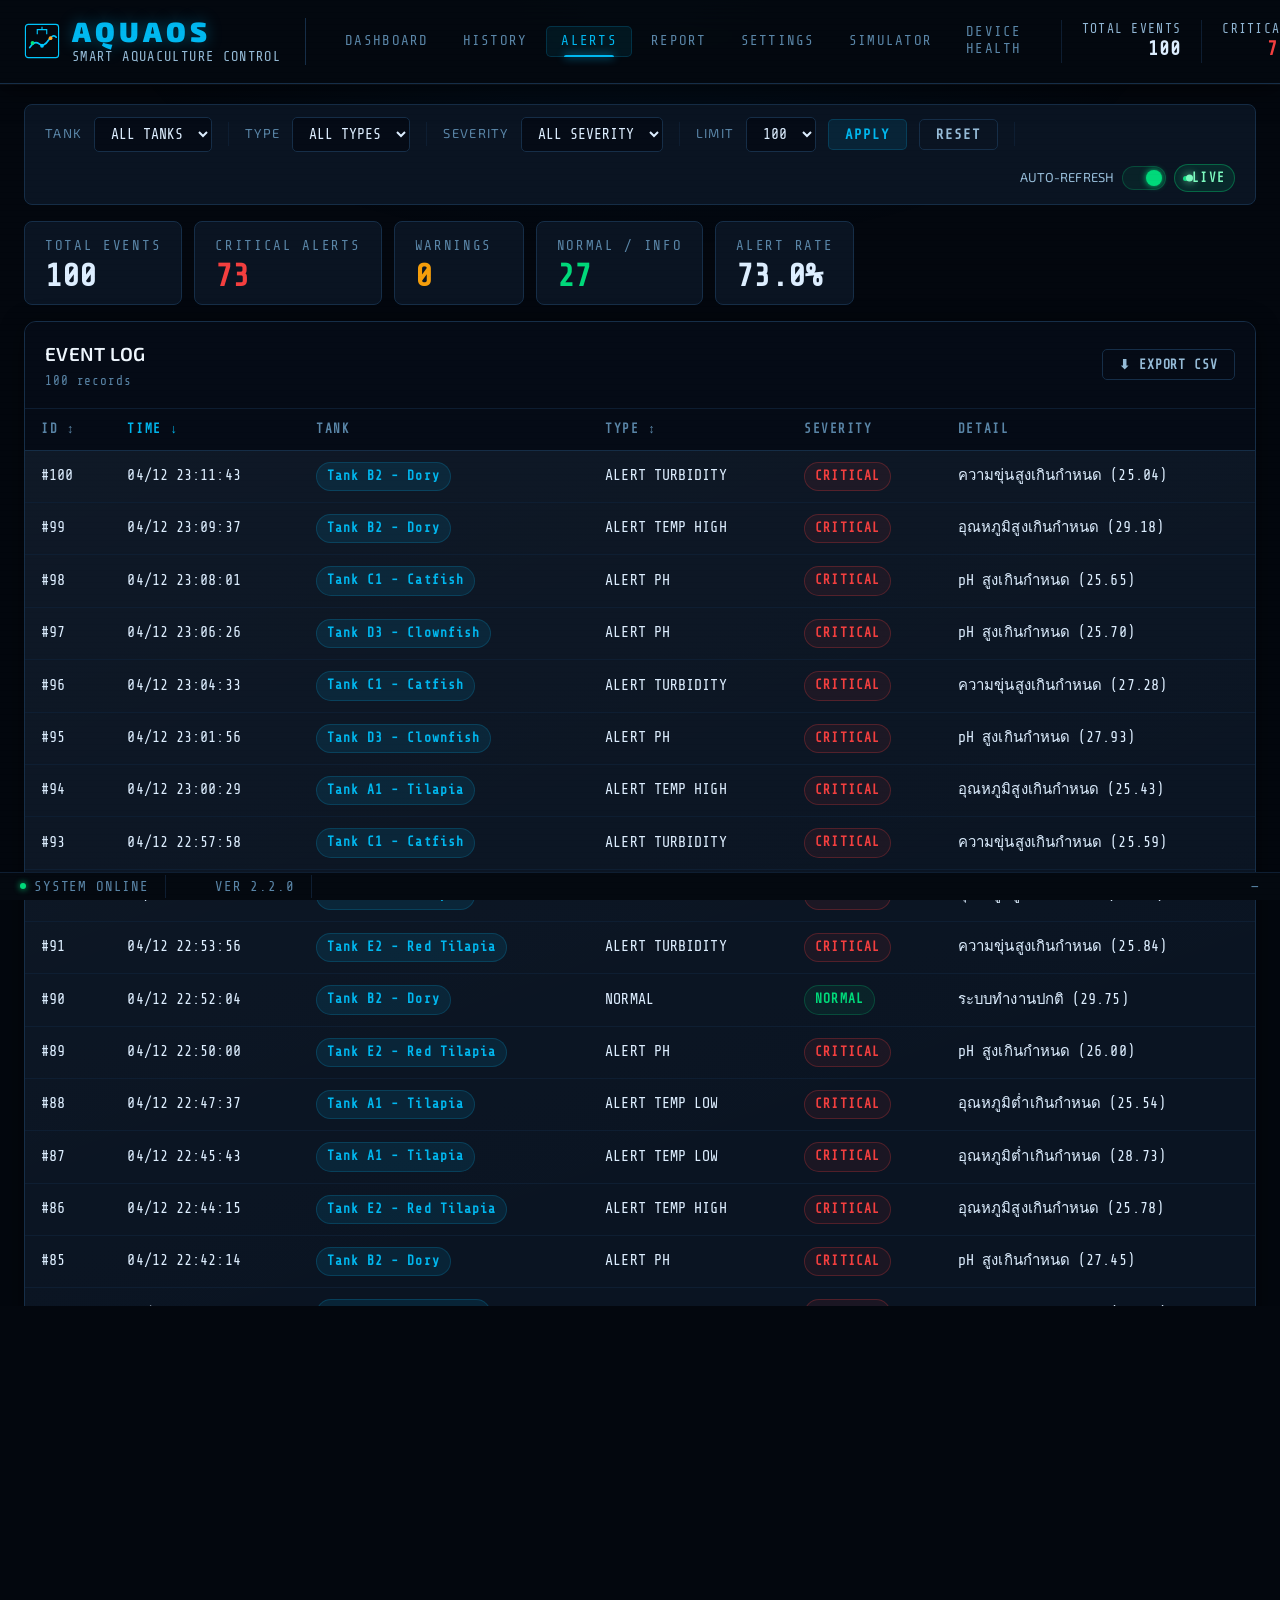
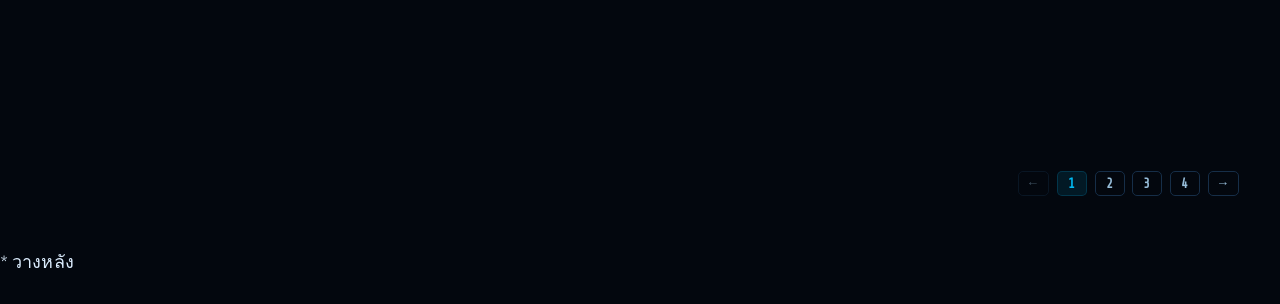
<file: admin/alert_log.html>
<!DOCTYPE html>
<html lang="th">
<head>
<meta charset="UTF-8">
<meta name="viewport" content="width=device-width, initial-scale=1.0">
<title>AquaOS Pro — Alert Center</title>
<link rel="stylesheet" href="../static/style.css">
</head>
<body>

<!-- TOPBAR -->
<header class="topbar">
  <a href="index.html" class="tb-logo">
    <svg class="logo-svg" viewBox="0 0 38 38" fill="none">
      <rect x="1.5" y="1.5" width="35" height="35" rx="3" stroke="#00c8ff" stroke-width="1.2"/>
      <path d="M6 26 Q11 18 16 22 Q21 26 26 18 Q31 11 34 15" stroke="#00c8ff" stroke-width="1.8" fill="none" stroke-linecap="round"/>
      <circle cx="9"  cy="21" r="2" fill="#00e87c"/>
      <circle cx="19" cy="24" r="2" fill="#00c8ff"/>
      <circle cx="28" cy="16" r="2" fill="#ffa726"/>
      <path d="M14 12 L14 7 L24 7 L24 12" stroke="#00c8ff" stroke-width="1.2" fill="none"/>
      <path d="M19 7 L19 4" stroke="#00c8ff" stroke-width="1.2"/>
    </svg>
    <div class="tb-logo-text">
      <div class="logo-name">AQUAOS</div>
      <div class="logo-sub">SMART AQUACULTURE CONTROL</div>
    </div>
  </a>
  <nav class="tb-nav">
    <a href="index.html">DASHBOARD</a>
    <a href="history.html">HISTORY</a>
    <a href="alert_log.html" class="active">ALERTS</a>
    <a href="report.html">REPORT</a>
    <a href="settings.html">SETTINGS</a>
    <a href="simulator.html">SIMULATOR</a>
    <a href="device_health.html">DEVICE HEALTH</a>
  </nav>
  <div class="tb-stats">
    <div class="tb-stat">
      <span class="tb-stat-label">TOTAL EVENTS</span>
      <span class="tb-stat-val" id="hdr-total">—</span>
    </div>
    <div class="tb-stat">
      <span class="tb-stat-label">CRITICAL</span>
      <span class="tb-stat-val text-alert" id="hdr-crit">—</span>
    </div>
    <div class="tb-stat">
      <span class="tb-stat-label">LAST EVENT</span>
      <span class="tb-stat-val text-sm" id="hdr-last">—</span>
    </div>
    <div class="tb-sync">
      <div class="sync-dot" id="sync-dot"></div>
      <div class="flex-col" style="align-items:flex-start;">
        <span class="sync-label" id="sync-label">LIVE</span>
        <span class="sync-time" id="sync-time">—</span>
      </div>
    </div>
  </div>
</header>

<main class="main">

  <!-- FILTER BAR -->
  <div class="filter-bar">
    <span class="text-muted text-xs uppercase letter-wide">TANK</span>
    <select class="form-select" id="f-tank">
      <option value="">ALL TANKS</option>
      <option value="1">Tank 1</option>
      <option value="2">Tank 2</option>
      <option value="3">Tank 3</option>
      <option value="4">Tank 4</option>
      <option value="5">Tank 5</option>
    </select>

    <div class="divider" style="width:1px;height:24px;margin:0 4px;"></div>
    <span class="text-muted text-xs uppercase letter-wide">TYPE</span>
    <select class="form-select" id="f-type">
      <option value="">ALL TYPES</option>
      <option value="alert_temp_high">TEMP HIGH</option>
      <option value="alert_temp_low">TEMP LOW</option>
      <option value="alert_ph">PH ALERT</option>
      <option value="alert_turbidity">TURBIDITY</option>
      <option value="normal">NORMAL</option>
      <option value="settings_updated">SETTINGS</option>
    </select>

    <div class="divider" style="width:1px;height:24px;margin:0 4px;"></div>
    <span class="text-muted text-xs uppercase letter-wide">SEVERITY</span>
    <select class="form-select" id="f-severity">
      <option value="">ALL SEVERITY</option>
      <option value="critical">CRITICAL</option>
      <option value="warning">WARNING</option>
      <option value="info">INFO</option>
      <option value="normal">NORMAL</option>
    </select>

    <div class="divider" style="width:1px;height:24px;margin:0 4px;"></div>
    <span class="text-muted text-xs uppercase letter-wide">LIMIT</span>
    <select class="form-select" id="f-limit">
      <option value="50">50</option>
      <option value="100" selected>100</option>
      <option value="200">200</option>
      <option value="500">500</option>
    </select>

    <button class="btn btn-cyan" onclick="applyFilter()">APPLY</button>
    <button class="btn btn-ghost" onclick="clearFilter()">RESET</button>

    <div class="divider" style="width:1px;height:24px;margin:0 4px;"></div>
    <div class="flex flex-center gap-2 ml-auto">
      <span class="text-mid text-xs">AUTO-REFRESH</span>
      <label class="toggle-switch">
        <input type="checkbox" id="auto-refresh-cb" checked onchange="toggleAutoRefresh()">
        <span class="toggle-slider"></span>
      </label>
      <span class="badge badge-normal" id="live-badge" style="font-size:0.7rem;padding:3px 8px;">
        <span style="width:5px;height:5px;border-radius:50%;background:var(--ok);display:inline-block;margin-right:4px;animation:syncPulse 1.5s ease-in-out infinite;"></span>LIVE
      </span>
    </div>
  </div>

  <!-- STATS ROW -->
  <div class="stat-chips">
    <div class="stat-chip">
      <span class="stat-chip-label">TOTAL EVENTS</span>
      <span class="stat-chip-val" id="sc-total">—</span>
    </div>
    <div class="stat-chip">
      <span class="stat-chip-label">CRITICAL ALERTS</span>
      <span class="stat-chip-val red" id="sc-crit">—</span>
    </div>
    <div class="stat-chip">
      <span class="stat-chip-label">WARNINGS</span>
      <span class="stat-chip-val gold" id="sc-warn">—</span>
    </div>
    <div class="stat-chip">
      <span class="stat-chip-label">NORMAL / INFO</span>
      <span class="stat-chip-val green" id="sc-norm">—</span>
    </div>
    <div class="stat-chip">
      <span class="stat-chip-label">ALERT RATE</span>
      <span class="stat-chip-val" id="sc-rate">—%</span>
    </div>
  </div>

  <!-- TABLE -->
  <div class="card">
    <div class="card-head">
      <div>
        <div class="card-title">EVENT LOG</div>
        <div class="card-sub" id="table-count">— records</div>
      </div>
      <button class="btn btn-ghost text-xs" onclick="exportCSV()">⬇ EXPORT CSV</button>
    </div>
    <div style="overflow-x:auto;">
      <table class="event-table" id="ev-table">
        <thead>
          <tr>
            <th onclick="sortBy('event_id')" data-col="event_id" style="cursor:pointer;">ID <span class="sort-arrow">↕</span></th>
            <th onclick="sortBy('created_at')" data-col="created_at" style="cursor:pointer;" class="sorted">TIME <span class="sort-arrow">↓</span></th>
            <th>TANK</th>
            <th onclick="sortBy('event_type')" data-col="event_type" style="cursor:pointer;">TYPE <span class="sort-arrow">↕</span></th>
            <th>SEVERITY</th>
            <th>DETAIL</th>
          </tr>
        </thead>
        <tbody id="ev-tbody">
          <!-- skeleton -->
          <tr>
            <td><div style="height:14px;border-radius:6px;background:var(--bg-inset);width:40px;"></div></td>
            <td><div style="height:14px;border-radius:6px;background:var(--bg-inset);width:120px;"></div></td>
            <td><div style="height:14px;border-radius:6px;background:var(--bg-inset);width:80px;"></div></td>
            <td><div style="height:14px;border-radius:6px;background:var(--bg-inset);width:100px;"></div></td>
            <td><div style="height:14px;border-radius:6px;background:var(--bg-inset);width:70px;"></div></td>
            <td><div style="height:14px;border-radius:6px;background:var(--bg-inset);width:240px;"></div></td>
          </tr>
        </tbody>
      </table>
    </div>
    <!-- Pagination -->
    <div class="flex flex-between" style="padding:10px 16px;border-top:1px solid var(--bdr);background:var(--bg-inset);">
      <span class="text-muted text-xs" id="page-info">Showing — of — events</span>
      <div class="flex gap-2" id="page-btns"></div>
    </div>
  </div>

</main>

<div class="toast-container" id="toast-container"></div>

<footer class="statusbar">
  <div class="sb-item"><div class="sb-dot" id="sb-dot"></div><span id="sb-conn">SYSTEM ONLINE</span></div>
  <div class="sb-item" id="sb-page-info"></div>
  <div class="sb-item">VER 2.2.0</div>
  <div class="sb-right" id="sb-time">—</div>
</footer>

<script>
const CFG = {
  API_URL: '../api/get_events.php',
  POLL_MS: 5000,
  PAGE_SIZE: 25,
};

const STATE = {
  events: [], filteredEvents: [], tankNames: {},
  sortCol: 'created_at', sortDir: 'desc', page: 0,
  pollTimer: null, autoRefresh: true,
  filterTank: '', filterType: '', filterSeverity: '', filterLimit: 100,
};

function getSeverity(eventType) {
  const t = (eventType || '').toLowerCase();
  if (t.includes('alert_temp') || t.includes('alert_ph') || t.includes('alert_turb')) return 'critical';
  if (t.includes('alert') || t.includes('high') || t.includes('low')) return 'warning';
  if (t === 'normal') return 'normal';
  return 'info';
}
function getSevClass(sev) {
  return { critical:'alert', warning:'warn', normal:'ok', info:'info' }[sev] || 'info';
}
function getSevLabel(sev) {
  return { critical:'CRITICAL', warning:'WARNING', normal:'NORMAL', info:'INFO' }[sev] || 'INFO';
}

function generateMockEvents(count = 50) {
  const types = ['alert_temp_high','alert_temp_low','alert_ph','alert_turbidity','normal','settings_updated'];
  const details = { alert_temp_high:'อุณหภูมิสูงเกินกำหนด', alert_temp_low:'อุณหภูมิต่ำเกินกำหนด', alert_ph:'pH สูงเกินกำหนด', alert_turbidity:'ความขุ่นสูงเกินกำหนด', normal:'ระบบทำงานปกติ', settings_updated:'ปรับการตั้งค่าเรียบร้อย' };
  const tanks = [1,2,3,4,5];
  const tankNames = { 1:'Tank A1 - Tilapia', 2:'Tank B2 - Dory', 3:'Tank C1 - Catfish', 4:'Tank D3 - Clownfish', 5:'Tank E2 - Red Tilapia' };
  STATE.tankNames = tankNames;
  const now = Date.now();
  return Array.from({length: count}, (_, i) => {
    const tid = tanks[Math.floor(Math.random() * tanks.length)];
    const type = types[Math.floor(Math.random() * types.length)];
    const ts = new Date(now - i * 120000 - Math.random() * 60000).toISOString().slice(0,19).replace('T',' ');
    return { event_id: count - i, tank_id: tid, tank_name: tankNames[tid], event_type: type, event_detail: details[type] + ` (${(Math.random()*5+25).toFixed(2)})`, created_at: ts };
  });
}

let isFetching = false;
async function fetchEvents() {
  if (isFetching) return; isFetching = true;
  const params = new URLSearchParams();
  if (STATE.filterTank) params.set('tank_id', STATE.filterTank);
  if (STATE.filterType) params.set('type', STATE.filterType);
  params.set('limit', STATE.filterLimit);
  try {
    const res = await fetch(`${CFG.API_URL}?${params}`, { cache: 'no-store' });
    const json = await res.json();
    if (!json.success) throw new Error(json.message);
    STATE.events = json.events;
    if (json.tank_names) STATE.tankNames = json.tank_names;
    setSync('ok');
  } catch(e) {
    setSync('error');
    STATE.events = generateMockEvents(parseInt(STATE.filterLimit));
  } finally { isFetching = false; }
}

function applyClientFilter() {
  let evs = [...STATE.events];
  if (STATE.filterSeverity) evs = evs.filter(e => getSeverity(e.event_type) === STATE.filterSeverity);
  evs.sort((a, b) => {
    let va = a[STATE.sortCol], vb = b[STATE.sortCol];
    if (STATE.sortCol === 'event_id') { va = +va; vb = +vb; }
    if (va < vb) return STATE.sortDir === 'asc' ? -1 : 1;
    if (va > vb) return STATE.sortDir === 'asc' ? 1 : -1;
    return 0;
  });
  STATE.filteredEvents = evs;
}

function sortBy(col) {
  if (STATE.sortCol === col) STATE.sortDir = STATE.sortDir === 'asc' ? 'desc' : 'asc';
  else { STATE.sortCol = col; STATE.sortDir = 'desc'; }
  document.querySelectorAll('.event-table th').forEach(th => {
    const c = th.dataset.col;
    th.classList.toggle('sorted', c === col);
    const arr = th.querySelector('.sort-arrow');
    if (arr && c === col) arr.textContent = STATE.sortDir === 'asc' ? '↑' : '↓';
    else if (arr) arr.textContent = '↕';
  });
  STATE.page = 0; render();
}

function render() {
  applyClientFilter();
  const evs = STATE.filteredEvents;
  const total = evs.length;
  const crits = evs.filter(e => getSeverity(e.event_type) === 'critical').length;
  const warns = evs.filter(e => getSeverity(e.event_type) === 'warning').length;
  const norms = evs.filter(e => ['normal','info'].includes(getSeverity(e.event_type))).length;
  const rate  = total > 0 ? ((crits + warns) / total * 100).toFixed(1) : '0.0';

  setText('sc-total', total); setText('sc-crit', crits); setText('sc-warn', warns);
  setText('sc-norm', norms); setText('sc-rate', `${rate}%`);
  setText('hdr-total', total); setText('hdr-crit', crits);
  if (evs.length > 0) setText('hdr-last', fmtRelTime(evs[0].created_at));
  setText('table-count', `${total} records`);

  const pages = Math.ceil(total / CFG.PAGE_SIZE);
  if (STATE.page >= pages && pages > 0) STATE.page = pages - 1;
  const start = STATE.page * CFG.PAGE_SIZE;
  const slice = evs.slice(start, start + CFG.PAGE_SIZE);
  setText('page-info', `Showing ${start + 1}–${Math.min(start + CFG.PAGE_SIZE, total)} of ${total} events`);
  renderPagination(pages);

  const tbody = document.getElementById('ev-tbody');
  if (total === 0) {
    tbody.innerHTML = `<tr><td colspan="6" style="text-align:center;padding:60px 20px;color:var(--tx-lo);font-family:var(--f-mono);font-size:0.8rem;">ไม่พบ event ที่ตรงเงื่อนไข</td></tr>`;
    return;
  }
  tbody.innerHTML = slice.map(e => {
    const sev = getSeverity(e.event_type);
    const sevCls = getSevClass(sev); const sevLbl = getSevLabel(sev);
    const tname = e.tank_name || STATE.tankNames[e.tank_id] || `Tank ${e.tank_id}`;
    return `<tr>
      <td class="text-muted">#${e.event_id}</td>
      <td class="text-muted text-sm">${fmtDateTime(e.created_at)}</td>
      <td><span class="event-type-badge info">${escHtml(tname)}</span></td>
      <td class="text-mid text-sm">${escHtml((e.event_type||'').replace(/_/g,' ').toUpperCase())}</td>
      <td><span class="event-type-badge ${sevCls}">${sevLbl}</span></td>
      <td>${escHtml(e.event_detail || '—')}</td>
    </tr>`;
  }).join('');
}

function renderPagination(pages) {
  const c = document.getElementById('page-btns');
  if (pages <= 1) { c.innerHTML = ''; return; }
  const maxBtns = 7;
  let html = `<button class="btn btn-ghost text-xs" style="padding:4px 10px;" ${STATE.page===0?'disabled':''} onclick="goPage(${STATE.page-1})">←</button>`;
  let start = Math.max(0, STATE.page - 3);
  let end = Math.min(pages-1, start + maxBtns - 1);
  if (end - start < maxBtns-1) start = Math.max(0, end - maxBtns+1);
  for (let i = start; i <= end; i++) {
    html += `<button class="btn ${i===STATE.page?'btn-cyan':'btn-ghost'} text-xs" style="padding:4px 10px;" onclick="goPage(${i})">${i+1}</button>`;
  }
  html += `<button class="btn btn-ghost text-xs" style="padding:4px 10px;" ${STATE.page>=pages-1?'disabled':''} onclick="goPage(${STATE.page+1})">→</button>`;
  c.innerHTML = html;
}
function goPage(p) { STATE.page = p; render(); window.scrollTo(0,0); }

function applyFilter() {
  STATE.filterTank     = document.getElementById('f-tank').value;
  STATE.filterType     = document.getElementById('f-type').value;
  STATE.filterSeverity = document.getElementById('f-severity').value;
  STATE.filterLimit    = parseInt(document.getElementById('f-limit').value) || 100;
  STATE.page = 0; poll();
}
function clearFilter() {
  ['f-tank','f-type','f-severity'].forEach(id => document.getElementById(id).value = '');
  document.getElementById('f-limit').value = '100';
  STATE.filterTank = ''; STATE.filterType = ''; STATE.filterSeverity = '';
  STATE.filterLimit = 100; STATE.page = 0; poll();
}
function toggleAutoRefresh() {
  STATE.autoRefresh = document.getElementById('auto-refresh-cb').checked;
  const badge = document.getElementById('live-badge');
  if (STATE.autoRefresh) { badge.style.opacity='1'; STATE.pollTimer = setInterval(poll, CFG.POLL_MS); }
  else { badge.style.opacity='0.3'; clearInterval(STATE.pollTimer); }
}

function exportCSV() {
  const evs = STATE.filteredEvents;
  if (!evs.length) { showToast('ไม่มีข้อมูล','warn'); return; }
  const hdr = ['event_id','created_at','tank_id','tank_name','event_type','severity','event_detail'];
  const rows = evs.map(e => [e.event_id,e.created_at,e.tank_id,e.tank_name||STATE.tankNames[e.tank_id]||'',e.event_type,getSeverity(e.event_type),e.event_detail].map(v=>`"${String(v||'').replace(/"/g,'""')}"`).join(','));
  const blob = new Blob(['\uFEFF' + [hdr.join(','),...rows].join('\n')], {type:'text/csv;charset=utf-8;'});
  const a = document.createElement('a'); a.href = URL.createObjectURL(blob);
  a.download = `alerts_${new Date().toISOString().slice(0,10)}.csv`; a.click();
  showToast(`✓ ส่งออก ${evs.length} รายการแล้ว`, 'ok');
}

function setText(id, val) { const el=document.getElementById(id); if(el&&el.textContent!==String(val))el.textContent=val; }
function escHtml(s) { return String(s||'').replace(/&/g,'&amp;').replace(/</g,'&lt;').replace(/>/g,'&gt;'); }
function fmtDateTime(str) {
  if (!str) return '—';
  try { return new Date(str.replace(' ','T')).toLocaleString('th-TH',{day:'2-digit',month:'2-digit',hour:'2-digit',minute:'2-digit',second:'2-digit',hour12:false}); }
  catch { return str; }
}
function fmtRelTime(str) {
  if (!str) return '—';
  const diff = Date.now() - new Date(str.replace(' ','T')).getTime();
  const s = Math.floor(diff/1000);
  if (s<60) return `${s}s ago`; if (s<3600) return `${Math.floor(s/60)}m ago`; return `${Math.floor(s/3600)}h ago`;
}
function setSync(state) {
  const dot=document.getElementById('sync-dot'), lbl=document.getElementById('sync-label');
  if(!dot)return;
  if(state==='ok'){dot.className='sync-dot';if(lbl)lbl.textContent='LIVE';}
  else{dot.className='sync-dot error';if(lbl)lbl.textContent='MOCK DATA';}
}
function showToast(msg, type='info') {
  const c=document.getElementById('toast-container'); if(!c)return;
  const t=document.createElement('div');
  t.className=`toast toast-${type==='ok'?'ok':type==='warn'?'warn':'alert'}`;
  t.textContent=msg; c.appendChild(t);
  setTimeout(()=>t.parentNode&&t.parentNode.removeChild(t),4000);
}

async function poll() { await fetchEvents(); render(); }
function init() {
  poll();
  STATE.pollTimer = setInterval(poll, CFG.POLL_MS);
  document.addEventListener('visibilitychange', () => {
    if (document.hidden) clearInterval(STATE.pollTimer);
    else if (STATE.autoRefresh) { poll(); STATE.pollTimer = setInterval(poll, CFG.POLL_MS); }
  });
}
init();
</script>

<style>
/* ── alert_log_patch v2.3 styles ── */
.quick-chips { display:flex; gap:8px; margin-bottom:10px; }
.chip {
  padding:5px 14px; border-radius:20px; border:1px solid var(--bdr);
  background:var(--bg-inset); color:var(--tx-lo); font-size:0.72rem;
  font-family:var(--f-mono); letter-spacing:.05em; cursor:pointer; transition:.15s;
}
.chip:hover { border-color:var(--accent); color:var(--accent); }
.chip-active { border-color:var(--accent); color:var(--accent); background:rgba(0,200,255,.08); }
.chip-crit   { border-color:var(--alert); color:var(--alert); }

.search-wrap { position:relative; display:flex; align-items:center; }
#ev-search {
  background:var(--bg-inset); border:1px solid var(--bdr); color:var(--tx-hi);
  padding:5px 32px 5px 10px; border-radius:6px; font-size:0.78rem;
  font-family:var(--f-mono); outline:none; width:200px; transition:.2s;
}
#ev-search:focus { border-color:var(--accent); }
.search-icon { position:absolute; right:8px; color:var(--tx-lo); font-size:1rem; pointer-events:none; }

/* Row highlights */
#ev-tbody tr.row-critical { background:rgba(255,80,80,.06); }
#ev-tbody tr.row-warning  { background:rgba(255,167,38,.05); }
#ev-tbody tr { cursor:pointer; transition:background .12s; }
#ev-tbody tr:hover { background:rgba(0,200,255,.06) !important; }

/* Upgraded badges */
.badge-critical-v2 {
  display:inline-flex; align-items:center; gap:5px;
  background:rgba(255,80,80,.15); color:#ff6b6b;
  border:1px solid rgba(255,80,80,.35); border-radius:4px;
  padding:2px 8px; font-size:.7rem; font-family:var(--f-mono); font-weight:700;
}
.badge-warning-v2 {
  display:inline-flex; align-items:center; gap:5px;
  background:rgba(255,167,38,.15); color:#ffa726;
  border:1px solid rgba(255,167,38,.35); border-radius:4px;
  padding:2px 8px; font-size:.7rem; font-family:var(--f-mono); font-weight:700;
}
.badge-normal-v2 {
  display:inline-flex; align-items:center; gap:5px;
  background:rgba(0,232,124,.12); color:#00e87c;
  border:1px solid rgba(0,232,124,.3); border-radius:4px;
  padding:2px 8px; font-size:.7rem; font-family:var(--f-mono); font-weight:700;
}
.badge-info-v2 {
  display:inline-flex; align-items:center; gap:5px;
  background:rgba(0,200,255,.12); color:#00c8ff;
  border:1px solid rgba(0,200,255,.3); border-radius:4px;
  padding:2px 8px; font-size:.7rem; font-family:var(--f-mono); font-weight:700;
}

/* Event detail modal */
.ev-modal-backdrop {
  display:none; position:fixed; inset:0;
  background:rgba(0,0,0,.55); backdrop-filter:blur(3px);
  z-index:9999; align-items:center; justify-content:center;
}
.ev-modal-backdrop.open { display:flex; }
.ev-modal {
  background:var(--bg-card); border:1px solid var(--bdr);
  border-radius:10px; width:480px; max-width:94vw;
  box-shadow:0 8px 40px rgba(0,0,0,.5);
}
.ev-modal-title {
  display:flex; justify-content:space-between; align-items:center;
  padding:14px 18px; border-bottom:1px solid var(--bdr);
  font-family:var(--f-mono); font-size:.85rem; color:var(--accent); letter-spacing:.08em;
}
.ev-modal-close {
  background:none; border:none; color:var(--tx-lo); font-size:1rem;
  cursor:pointer; padding:2px 6px; border-radius:4px;
}
.ev-modal-close:hover { background:var(--bg-inset); color:var(--tx-hi); }
#ev-modal-content { padding:16px 18px; display:flex; flex-direction:column; gap:10px; }
.ev-modal-row { display:flex; gap:12px; align-items:baseline; }
.ev-modal-key {
  font-family:var(--f-mono); font-size:.7rem; color:var(--tx-lo);
  letter-spacing:.07em; min-width:90px;
}
.ev-modal-val { font-size:.82rem; color:var(--tx-hi); flex:1; word-break:break-word; }
</style>
<script>
/**
 * AQUAOS — alert_log PATCH v2.3
 * วิธีใช้: <script src="../static/alert_log_patch.js"></script>
 * วางหลัง <script> หลักใน alert_log.php
 *
 * เพิ่ม:
 * 1. Quick filter chips (ALL / CRITICAL / WARNING / NORMAL)
 * 2. Search box กรอง detail/tank ทันที
 * 3. Row highlight ตาม severity
 * 4. คลิกแถว → modal แสดง detail
 * 5. ปรับ severity badge ให้มี dot + icon
 */

(function () {
  'use strict';

  /* ── 1. Inject Quick Chips ── */
  function injectQuickChips() {
    const filterBar = document.querySelector('.filter-bar');
    if (!filterBar || document.getElementById('quick-chips')) return;

    const chipsHTML = `
      <div class="quick-chips" id="quick-chips">
        <button class="chip chip-active" data-sev="" onclick="setQuickFilter(this,'')">ALL</button>
        <button class="chip chip-crit"   data-sev="critical" onclick="setQuickFilter(this,'critical')">CRITICAL</button>
        <button class="chip"             data-sev="warning"  onclick="setQuickFilter(this,'warning')">WARNING</button>
        <button class="chip"             data-sev="normal"   onclick="setQuickFilter(this,'normal')">NORMAL</button>
      </div>
    `;
    filterBar.insertAdjacentHTML('beforebegin', chipsHTML);
  }

  /* ── 2. Inject Search Box ── */
  function injectSearchBox() {
    const filterBar = document.querySelector('.filter-bar');
    if (!filterBar || document.getElementById('ev-search')) return;

    const searchHTML = `
      <div class="search-wrap" style="margin-left:auto;">
        <input type="text" id="ev-search" placeholder="ค้นหา detail / ตู้..." oninput="applySearch()">
        <span class="search-icon">⌕</span>
      </div>
    `;
    filterBar.insertAdjacentHTML('beforeend', searchHTML);
  }

  /* ── 3. Inject Event Detail Modal ── */
  function injectModal() {
    if (document.getElementById('ev-detail-modal')) return;
    const modalHTML = `
      <div class="ev-modal-backdrop" id="ev-detail-modal" onclick="closeEvModal(event)">
        <div class="ev-modal" id="ev-modal-box">
          <div class="ev-modal-title">
            <span>EVENT DETAIL</span>
            <button class="ev-modal-close" onclick="document.getElementById('ev-detail-modal').classList.remove('open')">✕</button>
          </div>
          <div id="ev-modal-content"></div>
        </div>
      </div>
    `;
    document.body.insertAdjacentHTML('beforeend', modalHTML);
  }

  /* ── 4. Patch render() to add row classes + click handler ── */
  function patchRender() {
    if (!window.__origRender) {
      window.__origRender = window.render;
    }

    window.render = function () {
      window.__origRender();
      applyRowClasses();
      applyRowClickHandlers();
      applySearch(); // re-apply search after render
    };
  }

  /* ── 5. Apply row CSS classes based on severity ── */
  function applyRowClasses() {
    const rows = document.querySelectorAll('#ev-tbody tr');
    rows.forEach(tr => {
      const typeTd = tr.cells[3];
      if (!typeTd) return;
      const typeText = (typeTd.textContent || '').toLowerCase().replace(/\s/g,'_');
      const sev = getSev(typeText);
      tr.classList.remove('row-critical','row-warning','row-normal');
      if (sev === 'critical') tr.classList.add('row-critical');
      else if (sev === 'warning') tr.classList.add('row-warning');
      else tr.classList.add('row-normal');

      // Upgrade severity badge in column 4 (index 4)
      const sevTd = tr.cells[4];
      if (sevTd) {
        const cls = sev === 'critical' ? 'badge-critical-v2'
                  : sev === 'warning'  ? 'badge-warning-v2'
                  : sev === 'info'     ? 'badge-info-v2'
                  : 'badge-normal-v2';
        const lbl = sev.toUpperCase();
        sevTd.innerHTML = `<span class="${cls}">${lbl}</span>`;
      }
    });
  }

  /* ── 6. Row click → modal ── */
  function applyRowClickHandlers() {
    document.querySelectorAll('#ev-tbody tr').forEach(tr => {
      tr.onclick = function () { openEvDetail(tr); };
    });
  }

  function openEvDetail(tr) {
    const cells = tr.cells;
    if (!cells || cells.length < 6) return;
    const id     = cells[0]?.textContent.trim();
    const time   = cells[1]?.textContent.trim();
    const tank   = cells[2]?.textContent.trim();
    const type   = cells[3]?.textContent.trim();
    const detail = cells[5]?.textContent.trim();

    const sev = getSev((type||'').toLowerCase().replace(/\s/g,'_'));
    const sevBadge = sev === 'critical'
      ? '<span class="badge-critical-v2">CRITICAL</span>'
      : sev === 'warning'
        ? '<span class="badge-warning-v2">WARNING</span>'
        : '<span class="badge-normal-v2">NORMAL</span>';

    document.getElementById('ev-modal-content').innerHTML = `
      <div class="ev-modal-row">
        <span class="ev-modal-key">EVENT ID</span>
        <span class="ev-modal-val">${escH(id)}</span>
      </div>
      <div class="ev-modal-row">
        <span class="ev-modal-key">TIMESTAMP</span>
        <span class="ev-modal-val">${escH(time)}</span>
      </div>
      <div class="ev-modal-row">
        <span class="ev-modal-key">TANK</span>
        <span class="ev-modal-val">${escH(tank)}</span>
      </div>
      <div class="ev-modal-row">
        <span class="ev-modal-key">TYPE</span>
        <span class="ev-modal-val">${escH(type)}</span>
      </div>
      <div class="ev-modal-row">
        <span class="ev-modal-key">SEVERITY</span>
        <span class="ev-modal-val">${sevBadge}</span>
      </div>
      <div class="ev-modal-row">
        <span class="ev-modal-key">DETAIL</span>
        <span class="ev-modal-val">${escH(detail)}</span>
      </div>
    `;

    document.getElementById('ev-detail-modal').classList.add('open');
  }

  window.closeEvModal = function (e) {
    if (e.target === document.getElementById('ev-detail-modal')) {
      e.target.classList.remove('open');
    }
  };

  /* ── 7. Quick chip filter ── */
  window.setQuickFilter = function (el, sev) {
    document.querySelectorAll('.quick-chips .chip').forEach(c => c.classList.remove('chip-active'));
    el.classList.add('chip-active');
    // sync with f-severity dropdown
    const sel = document.getElementById('f-severity');
    if (sel) { sel.value = sev; }
    if (window.STATE) window.STATE.filterSeverity = sev;
    if (window.STATE) window.STATE.page = 0;
    if (window.render) window.render();
  };

  /* ── 8. Client-side search ── */
  window.applySearch = function () {
    const q = (document.getElementById('ev-search')?.value || '').toLowerCase().trim();
    const rows = document.querySelectorAll('#ev-tbody tr');
    rows.forEach(tr => {
      if (!q) { tr.style.display = ''; return; }
      const txt = (tr.textContent || '').toLowerCase();
      tr.style.display = txt.includes(q) ? '' : 'none';
    });
  };

  /* ── Helpers ── */
  function getSev(type) {
    if (type.includes('alert') || type.includes('critical')) return 'critical';
    if (type.includes('warn'))  return 'warning';
    if (type === 'normal')      return 'normal';
    return 'info';
  }

  function escH(s) {
    return String(s||'').replace(/&/g,'&amp;').replace(/</g,'&lt;').replace(/>/g,'&gt;');
  }

  /* ── Init ── */
  function init() {
    injectQuickChips();
    injectSearchBox();
    injectModal();
    patchRender();
    // re-apply when DOM updates
    const observer = new MutationObserver(() => {
      applyRowClasses();
      applyRowClickHandlers();
    });
    const tbody = document.getElementById('ev-tbody');
    if (tbody) observer.observe(tbody, { childList: true });
  }

  if (document.readyState === 'loading') {
    document.addEventListener('DOMContentLoaded', init);
  } else {
    init();
  }

})();

</script>
</body>
</html>
</file>
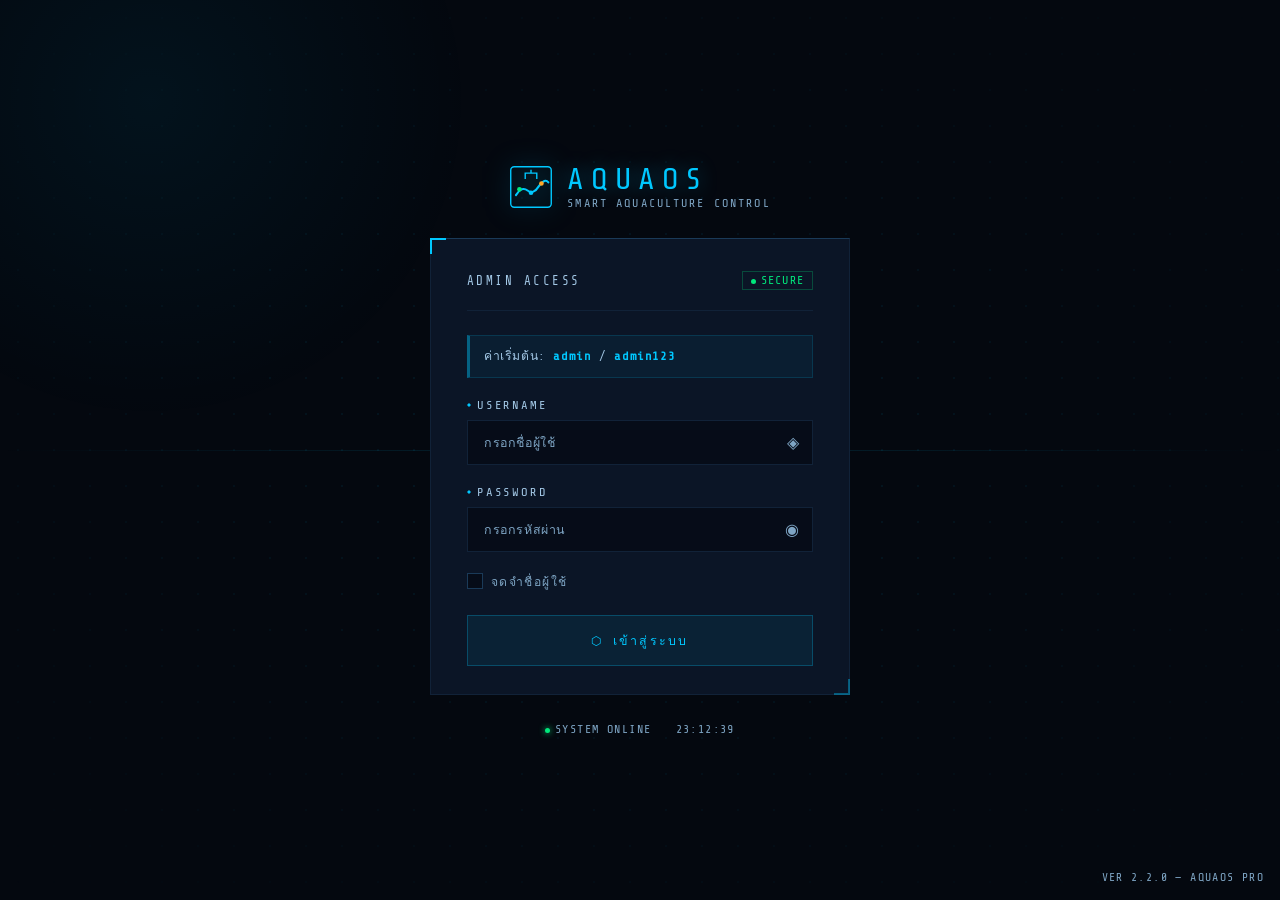
<file: admin/device_health.html>
<!DOCTYPE html>
<html lang="th">
<head>
<meta charset="UTF-8">
<meta name="viewport" content="width=device-width, initial-scale=1.0">
<title>AquaOS — Device Health</title>
<script>
(function(){var t=sessionStorage.getItem('aquaos_token'),u=sessionStorage.getItem('aquaos_user');if(!t||!u)window.location.replace('login.html');})();
</script>
<link rel="stylesheet" href="../static/style.css">
<style>
/* ═══════════════ DEVICE HEALTH PAGE STYLES ═══════════════ */

/* Summary Cards */
.dh-summary {
  display: grid;
  grid-template-columns: repeat(4, 1fr);
  gap: 12px;
  margin-bottom: 20px;
}
.dh-sum-card {
  background: var(--bg-card);
  border: 1px solid var(--bdr);
  border-radius: var(--radius-lg);
  padding: 18px 20px;
  display: flex;
  flex-direction: column;
  gap: 6px;
  position: relative;
  overflow: hidden;
  transition: border-color 0.3s;
}
.dh-sum-card::before {
  content: '';
  position: absolute;
  left: 0; top: 0; bottom: 0;
  width: 3px;
  border-radius: 2px 0 0 2px;
}
.dh-sum-card.online::before  { background: var(--ok); }
.dh-sum-card.offline::before { background: var(--offline); }
.dh-sum-card.fault::before   { background: var(--alert); }
.dh-sum-card.warn::before    { background: var(--warn); }
.dh-sum-label {
  font-family: var(--f-mono);
  font-size: 0.72rem;
  color: var(--tx-lo);
  letter-spacing: 0.14em;
  text-transform: uppercase;
}
.dh-sum-val {
  font-family: var(--f-mono);
  font-size: 2.2rem;
  font-weight: 700;
  line-height: 1;
  color: var(--tx-bright);
}
.dh-sum-card.online  .dh-sum-val { color: var(--ok); }
.dh-sum-card.offline .dh-sum-val { color: var(--offline); }
.dh-sum-card.fault   .dh-sum-val { color: var(--alert); }
.dh-sum-card.warn    .dh-sum-val { color: var(--warn); }
.dh-sum-sub {
  font-family: var(--f-mono);
  font-size: 0.68rem;
  color: var(--tx-lo);
  letter-spacing: 0.08em;
}

/* Device Table */
.dh-table-wrap {
  background: var(--bg-card);
  border: 1px solid var(--bdr);
  border-radius: var(--radius-lg);
  overflow: hidden;
  margin-bottom: 20px;
}
.dh-table-head {
  display: flex;
  align-items: center;
  justify-content: space-between;
  padding: 14px 20px;
  border-bottom: 1px solid var(--bdr);
  background: var(--bg-inset);
}
.dh-table-title {
  font-family: var(--f-mono);
  font-size: 0.8rem;
  font-weight: 700;
  color: var(--tx-hi);
  letter-spacing: 0.14em;
}
.dh-table {
  width: 100%;
  border-collapse: collapse;
}
.dh-table th {
  font-family: var(--f-mono);
  font-size: 0.68rem;
  color: var(--tx-lo);
  letter-spacing: 0.12em;
  text-transform: uppercase;
  padding: 10px 16px;
  text-align: left;
  border-bottom: 1px solid var(--bdr);
  background: var(--bg-inset);
  white-space: nowrap;
}
.dh-table td {
  padding: 12px 16px;
  border-bottom: 1px solid rgba(255,255,255,0.03);
  vertical-align: middle;
}
.dh-table tr:last-child td { border-bottom: none; }
.dh-table tr:hover td { background: rgba(255,255,255,0.02); }

/* Status chip */
.status-chip {
  display: inline-flex;
  align-items: center;
  gap: 5px;
  padding: 3px 10px;
  border-radius: 20px;
  font-family: var(--f-mono);
  font-size: 0.7rem;
  font-weight: 700;
  letter-spacing: 0.1em;
  white-space: nowrap;
}
.chip-online  { background: var(--ok-bg);    color: var(--ok);      border: 1px solid var(--ok-bdr); }
.chip-warning { background: var(--warn-bg);   color: var(--warn);    border: 1px solid var(--warn-bdr); }
.chip-fault   { background: var(--alert-bg);  color: var(--alert);   border: 1px solid var(--alert-bdr); animation: alertPulse 2s ease-in-out infinite; }
.chip-offline { background: var(--offline-bg); color: var(--offline); border: 1px solid rgba(69,90,112,0.4); }

/* Sensor pills */
.sensor-pills { display: flex; gap: 5px; flex-wrap: wrap; }
.s-pill {
  padding: 2px 8px;
  border-radius: 4px;
  font-family: var(--f-mono);
  font-size: 0.68rem;
  font-weight: 600;
  letter-spacing: 0.06em;
  background: var(--bg-inset);
  border: 1px solid var(--bdr);
  color: var(--tx-mid);
  white-space: nowrap;
}
.s-pill.ok   { color: var(--ok);    border-color: rgba(0,232,124,0.3); background: rgba(0,232,124,0.06); }
.s-pill.warn { color: var(--warn);  border-color: rgba(255,167,38,0.3); background: rgba(255,167,38,0.06); }
.s-pill.alert{ color: var(--alert); border-color: rgba(255,61,61,0.3);  background: rgba(255,61,61,0.08); animation: alertPulse 2s ease-in-out infinite; }
.s-pill.na   { color: var(--tx-lo); opacity: 0.5; }

/* Health bar */
.hbar-wrap { display: flex; align-items: center; gap: 8px; min-width: 120px; }
.hbar-track {
  flex: 1;
  height: 6px;
  background: var(--bg-inset);
  border-radius: 4px;
  overflow: hidden;
  border: 1px solid var(--bdr);
}
.hbar-fill {
  height: 100%;
  border-radius: 4px;
  transition: width 0.8s ease, background 0.4s;
}
.hbar-fill.high { background: var(--ok);    box-shadow: 0 0 6px rgba(0,232,124,0.4); }
.hbar-fill.mid  { background: var(--warn);  box-shadow: 0 0 6px rgba(255,167,38,0.4); }
.hbar-fill.low  { background: var(--alert); box-shadow: 0 0 6px rgba(255,61,61,0.4); }
.hbar-pct {
  font-family: var(--f-mono);
  font-size: 0.72rem;
  color: var(--tx-mid);
  width: 34px;
  text-align: right;
  flex-shrink: 0;
}

/* Last seen */
.last-seen {
  font-family: var(--f-mono);
  font-size: 0.72rem;
  color: var(--tx-mid);
  white-space: nowrap;
}
.last-seen.stale { color: var(--warn); }
.last-seen.offline { color: var(--alert); }

/* Device name cell */
.dev-name-cell { display: flex; flex-direction: column; gap: 2px; }
.dev-node-id {
  font-family: var(--f-mono);
  font-size: 0.72rem;
  color: var(--tx-lo);
  letter-spacing: 0.08em;
}
.dev-tank-name {
  font-family: var(--f-mono);
  font-size: 0.82rem;
  font-weight: 600;
  color: var(--tx-hi);
  letter-spacing: 0.04em;
}

/* Fault detail */
.fault-detail {
  font-family: var(--f-mono);
  font-size: 0.68rem;
  color: var(--alert);
  letter-spacing: 0.04em;
}
.fault-detail.warn { color: var(--warn); }
.fault-detail.ok   { color: var(--tx-lo); }

/* Bottom grid */
.dh-bottom-grid {
  display: grid;
  grid-template-columns: 1fr 1fr;
  gap: 20px;
  margin-bottom: 20px;
}

/* Alert feed */
.alert-feed {
  background: var(--bg-card);
  border: 1px solid var(--bdr);
  border-radius: var(--radius-lg);
  overflow: hidden;
}
.af-head {
  display: flex;
  align-items: center;
  justify-content: space-between;
  padding: 14px 20px;
  border-bottom: 1px solid var(--bdr);
  background: var(--bg-inset);
}
.af-title {
  font-family: var(--f-mono);
  font-size: 0.8rem;
  font-weight: 700;
  color: var(--tx-hi);
  letter-spacing: 0.14em;
}
.af-list {
  height: 260px;
  overflow-y: auto;
  padding: 8px 0;
}
.af-entry {
  display: flex;
  align-items: flex-start;
  gap: 10px;
  padding: 7px 16px;
  border-bottom: 1px solid rgba(255,255,255,0.03);
  font-family: var(--f-mono);
  font-size: 0.72rem;
}
.af-entry:last-child { border-bottom: none; }
.af-time { color: var(--tx-lo); white-space: nowrap; flex-shrink: 0; }
.af-badge {
  padding: 1px 7px;
  border-radius: 3px;
  font-size: 0.65rem;
  font-weight: 700;
  letter-spacing: 0.08em;
  white-space: nowrap;
  flex-shrink: 0;
}
.af-badge.critical { background: var(--alert-bg); color: var(--alert); border: 1px solid var(--alert-bdr); }
.af-badge.warning  { background: var(--warn-bg);  color: var(--warn);  border: 1px solid var(--warn-bdr); }
.af-badge.info     { background: rgba(0,200,255,0.1); color: var(--cyan); border: 1px solid rgba(0,200,255,0.2); }
.af-msg { color: var(--tx-mid); flex: 1; }
.af-msg strong { color: var(--tx-hi); }
.af-empty { padding: 40px 20px; text-align: center; color: var(--tx-lo); font-family: var(--f-mono); font-size: 0.78rem; }

/* Fault Diagnosis Guide */
.diag-guide {
  background: var(--bg-card);
  border: 1px solid var(--bdr);
  border-radius: var(--radius-lg);
  overflow: hidden;
}
.diag-table {
  width: 100%;
  border-collapse: collapse;
}
.diag-table th {
  font-family: var(--f-mono);
  font-size: 0.68rem;
  color: var(--tx-lo);
  letter-spacing: 0.12em;
  text-transform: uppercase;
  padding: 10px 14px;
  text-align: left;
  border-bottom: 1px solid var(--bdr);
  background: var(--bg-inset);
}
.diag-table td {
  padding: 10px 14px;
  border-bottom: 1px solid rgba(255,255,255,0.03);
  font-family: var(--f-mono);
  font-size: 0.72rem;
  color: var(--tx-mid);
  vertical-align: top;
}
.diag-table tr:last-child td { border-bottom: none; }
.diag-symptom { color: var(--tx-hi); font-weight: 600; }
.diag-cause   { color: var(--warn); }
.diag-fix     { color: var(--ok); }
.urgency-chip {
  display: inline-block;
  padding: 2px 8px;
  border-radius: 3px;
  font-size: 0.63rem;
  font-weight: 700;
  letter-spacing: 0.08em;
}
.urgency-critical { background: var(--alert-bg); color: var(--alert); border: 1px solid var(--alert-bdr); }
.urgency-high     { background: rgba(255,100,50,0.1); color: #ff8c00; border: 1px solid rgba(255,100,50,0.3); }
.urgency-medium   { background: var(--warn-bg);  color: var(--warn);  border: 1px solid var(--warn-bdr); }
.urgency-low      { background: rgba(0,200,255,0.08); color: var(--cyan); border: 1px solid rgba(0,200,255,0.2); }

/* Auto-refresh bar */
.refresh-bar {
  display: flex;
  align-items: center;
  gap: 12px;
  padding: 8px 16px;
  background: var(--bg-inset);
  border: 1px solid var(--bdr);
  border-radius: var(--radius-md);
  font-family: var(--f-mono);
  font-size: 0.72rem;
  color: var(--tx-lo);
  margin-bottom: 20px;
}
.refresh-dot {
  width: 7px; height: 7px;
  border-radius: 50%;
  background: var(--ok);
  box-shadow: 0 0 6px rgba(0,232,124,0.5);
  animation: pulse 2s ease-in-out infinite;
  flex-shrink: 0;
}
.refresh-countdown { color: var(--cyan); font-weight: 700; }
.refresh-bar .btn-ghost { padding: 3px 10px; font-size: 0.7rem; margin-left: auto; }

/* Blinking dot */
@keyframes pulse {
  0%,100% { opacity: 1; }
  50% { opacity: 0.3; }
}
</style>
</head>
<body>

<header class="topbar">
  <a href="index.html" class="tb-logo">
    <svg class="logo-svg" viewBox="0 0 38 38" fill="none">
      <rect x="1.5" y="1.5" width="35" height="35" rx="3" stroke="#00c8ff" stroke-width="1.2"/>
      <path d="M6 26 Q11 18 16 22 Q21 26 26 18 Q31 11 34 15" stroke="#00c8ff" stroke-width="1.8" fill="none" stroke-linecap="round"/>
      <circle cx="9"  cy="21" r="2" fill="#00e87c"/>
      <circle cx="19" cy="24" r="2" fill="#00c8ff"/>
      <circle cx="28" cy="16" r="2" fill="#ffa726"/>
      <path d="M14 12 L14 7 L24 7 L24 12" stroke="#00c8ff" stroke-width="1.2" fill="none"/>
      <path d="M19 7 L19 4" stroke="#00c8ff" stroke-width="1.2"/>
    </svg>
    <div class="tb-logo-text">
      <div class="logo-name">AQUAOS</div>
      <div class="logo-sub">SMART AQUACULTURE CONTROL</div>
    </div>
  </a>

  <nav class="tb-nav">
    <a href="index.html">DASHBOARD</a>
    <a href="history.html">HISTORY</a>
    <a href="alert_log.html">ALERTS</a>
    <a href="report.html">REPORT</a>
    <a href="settings.html">SETTINGS</a>
    <a href="simulator.html">SIMULATOR</a>
    <a href="device_health.html" class="active">DEVICE HEALTH</a>
  </nav>

  <div class="tb-stats">
    <div class="tb-stat">
      <span class="tb-stat-label">NODES</span>
      <span class="tb-stat-val" id="hdr-nodes">—</span>
    </div>
    <div class="tb-stat">
      <span class="tb-stat-label">FAULTS</span>
      <span class="tb-stat-val" id="hdr-faults" style="color:var(--alert)">—</span>
    </div>
    <div class="tb-sync">
      <div class="sync-dot" id="hdr-sync-dot"></div>
      <div class="flex-col" style="align-items:flex-start;">
        <span class="sync-label" id="hdr-sync-label">LOADING</span>
        <span class="sync-time" id="hdr-sync-time">—</span>
      </div>
    </div>
  </div>
</header>

<main class="main">

  <div class="page-header">
    <div>
      <div class="page-title">Device Health Monitor</div>
      <div class="page-subtitle">ตรวจสอบสถานะ ESP32 ทุก node — ตรวจจับ fault อัตโนมัติ</div>
    </div>
  </div>

  <!-- Auto-refresh bar -->
  <div class="refresh-bar">
    <div class="refresh-dot" id="refresh-dot"></div>
    <span>AUTO-REFRESH ทุก 10 วินาที — ครั้งถัดไปใน</span>
    <span class="refresh-countdown" id="refresh-countdown">10</span>
    <span>วินาที</span>
    <span style="margin-left:16px;color:var(--tx-lo);">อัพเดตล่าสุด:</span>
    <span id="last-update-time" style="color:var(--tx-mid);">—</span>
    <button class="btn btn-ghost" onclick="fetchAndRender()">↻ REFRESH NOW</button>
  </div>

  <!-- Summary Cards -->
  <div class="dh-summary">
    <div class="dh-sum-card online">
      <div class="dh-sum-label">ONLINE NODES</div>
      <div class="dh-sum-val" id="sum-online">—</div>
      <div class="dh-sum-sub">ESP32 ออนไลน์ปกติ</div>
    </div>
    <div class="dh-sum-card offline">
      <div class="dh-sum-label">OFFLINE</div>
      <div class="dh-sum-val" id="sum-offline">—</div>
      <div class="dh-sum-sub">ไม่ตอบสนอง / ขาดการเชื่อมต่อ</div>
    </div>
    <div class="dh-sum-card fault">
      <div class="dh-sum-label">SENSOR FAULT</div>
      <div class="dh-sum-val" id="sum-fault">—</div>
      <div class="dh-sum-sub">Stale / Frozen / ส่งค่าไม่ได้</div>
    </div>
    <div class="dh-sum-card warn">
      <div class="dh-sum-label">OUT OF RANGE</div>
      <div class="dh-sum-val" id="sum-oor">—</div>
      <div class="dh-sum-sub">ค่าเกิน threshold ที่ตั้งไว้</div>
    </div>
  </div>

  <!-- Device Table -->
  <div class="dh-table-wrap">
    <div class="dh-table-head">
      <span class="dh-table-title">⬡ NODE STATUS TABLE</span>
      <span style="font-family:var(--f-mono);font-size:0.68rem;color:var(--tx-lo);" id="table-ts">—</span>
    </div>
    <div style="overflow-x:auto;">
      <table class="dh-table">
        <thead>
          <tr>
            <th>DEVICE / NODE</th>
            <th>STATUS</th>
            <th>SENSOR READINGS</th>
            <th>HEALTH</th>
            <th>LAST SEEN</th>
            <th>FAULT DETAIL</th>
          </tr>
        </thead>
        <tbody id="device-tbody">
          <tr><td colspan="6" style="text-align:center;padding:40px;color:var(--tx-lo);font-family:var(--f-mono);font-size:0.78rem;">⟳ กำลังโหลดข้อมูล...</td></tr>
        </tbody>
      </table>
    </div>
  </div>

  <!-- Bottom: Alert Feed + Diagnosis Guide -->
  <div class="dh-bottom-grid">

    <!-- Live Alert Feed -->
    <div class="alert-feed">
      <div class="af-head">
        <span class="af-title">⚡ LIVE FAULT FEED</span>
        <div style="display:flex;align-items:center;gap:10px;">
          <span id="af-count" style="font-family:var(--f-mono);font-size:0.68rem;color:var(--tx-lo);">0 events</span>
          <button class="btn btn-ghost" onclick="clearFeed()" style="padding:2px 9px;font-size:0.68rem;">CLEAR</button>
        </div>
      </div>
      <div class="af-list" id="af-list">
        <div class="af-empty">กำลังตรวจสอบ node ทั้งหมด...</div>
      </div>
    </div>

    <!-- Fault Diagnosis Guide -->
    <div class="diag-guide">
      <div class="af-head">
        <span class="af-title">📋 FAULT DIAGNOSIS GUIDE</span>
      </div>
      <div style="overflow-y:auto;max-height:320px;">
        <table class="diag-table">
          <thead>
            <tr>
              <th>อาการ</th>
              <th>สาเหตุที่เป็นไปได้</th>
              <th>วิธีแก้ไข</th>
              <th>ความเร่งด่วน</th>
            </tr>
          </thead>
          <tbody>
            <tr>
              <td class="diag-symptom">OFFLINE — ไม่มีข้อมูลเลย</td>
              <td class="diag-cause">ไฟดับ / WiFi ขาด / ESP32 crash</td>
              <td class="diag-fix">ตรวจ power supply, reboot ESP32, ตรวจ AP</td>
              <td><span class="urgency-chip urgency-critical">CRITICAL</span></td>
            </tr>
            <tr>
              <td class="diag-symptom">STALE DATA — ข้อมูลเก่า &gt;3 นาที</td>
              <td class="diag-cause">Network congestion / loop หยุด / MQTT drop</td>
              <td class="diag-fix">Ping device, ตรวจ loop() ใน firmware, restart</td>
              <td><span class="urgency-chip urgency-high">HIGH</span></td>
            </tr>
            <tr>
              <td class="diag-symptom">FROZEN — ค่าไม่เปลี่ยน 5+ รอบ</td>
              <td class="diag-cause">เซ็นเซอร์ขาด / short circuit / I2C timeout</td>
              <td class="diag-fix">ตรวจสาย sensor, ทดสอบ I2C address, เปลี่ยน sensor</td>
              <td><span class="urgency-chip urgency-high">HIGH</span></td>
            </tr>
            <tr>
              <td class="diag-symptom">TEMP OUT OF RANGE</td>
              <td class="diag-cause">Heater/chiller เสีย หรือ sensor DS18B20 ผิดพลาด</td>
              <td class="diag-fix">ตรวจ heater, calibrate sensor, เปลี่ยน probe</td>
              <td><span class="urgency-chip urgency-critical">CRITICAL</span></td>
            </tr>
            <tr>
              <td class="diag-symptom">pH OUT OF RANGE</td>
              <td class="diag-cause">pH probe เก่า/ต้อง calibrate / ค่า electrolyte เปลี่ยน</td>
              <td class="diag-fix">Calibrate pH probe ด้วย buffer 4.0/7.0/10.0, ล้าง probe</td>
              <td><span class="urgency-chip urgency-critical">CRITICAL</span></td>
            </tr>
            <tr>
              <td class="diag-symptom">TURBIDITY HIGH</td>
              <td class="diag-cause">น้ำขุ่น / algae bloom / sensor dirty</td>
              <td class="diag-fix">เปลี่ยนน้ำบางส่วน, ทำความสะอาด sensor lens</td>
              <td><span class="urgency-chip urgency-medium">MEDIUM</span></td>
            </tr>
            <tr>
              <td class="diag-symptom">WATER LEVEL LOW</td>
              <td class="diag-cause">น้ำระเหย / ท่อรั่ว / ultrasonic sensor ผิดพลาด</td>
              <td class="diag-fix">เติมน้ำด่วน, ตรวจท่อ, ตรวจ mounting ของ sensor</td>
              <td><span class="urgency-chip urgency-high">HIGH</span></td>
            </tr>
          </tbody>
        </table>
      </div>
    </div>
  </div>

</main>

<footer class="statusbar">
  <div class="sb-item"><div class="sb-dot" id="sb-dot"></div><span id="sb-conn">LOADING...</span></div>
  <div class="sb-item" id="sb-page-info">DEVICE HEALTH MONITOR</div>
  <div class="sb-item">VER 2.2.0</div>
  <div class="sb-right" id="sb-time">—</div>
</footer>

<script>
/* ═══════════════ CONFIG ═══════════════ */
const DH_CFG = {
  REFRESH_MS:    10000,
  STALE_MINUTES: 8,
  FROZEN_ROUNDS: 5,
};

function getApiBase() {
  return (localStorage.getItem('aquaos_api_base') || '../api').replace(/\/+$/, '');
}

/* ═══════════════ STATE ═══════════════ */
let dhRefreshTimer = null;
let dhCountdown    = DH_CFG.REFRESH_MS / 1000;
let afCount        = 0;

// History per tank for frozen detection: { tank_id: [val, val, ...] }
const sensorHistory = {};

/* ═══════════════ CLOCK ═══════════════ */
setInterval(() => {
  const now = new Date().toLocaleTimeString('th-TH', { hour12: false });
  const el = document.getElementById('sb-time');
  if (el) el.textContent = now;
}, 1000);

/* ═══════════════ COUNTDOWN ═══════════════ */
setInterval(() => {
  dhCountdown = Math.max(0, dhCountdown - 1);
  const el = document.getElementById('refresh-countdown');
  if (el) el.textContent = dhCountdown;
}, 1000);

/* ═══════════════ FAULT DETECTION ═══════════════ */
function detectFaults(tank) {
  const faults = [];
  const ls = tank.latest_sensor;
  const s  = tank.settings;
  const now = Date.now();

  // 1) OFFLINE — status field or no sensor data
  if (tank.status === 'offline' || !ls) {
    faults.push({ type: 'OFFLINE', severity: 'critical', msg: 'อุปกรณ์ออฟไลน์ ไม่มีข้อมูลเซ็นเซอร์' });
    return faults;
  }

  // 2) STALE DATA — last record > STALE_MINUTES
  if (ls.recorded_at) {
    const lastMs = new Date(ls.recorded_at).getTime();
    const diffMin = (now - lastMs) / 60000;
    if (diffMin > DH_CFG.STALE_MINUTES) {
      faults.push({ type: 'STALE DATA', severity: 'critical', msg: `ข้อมูลเก่า ${diffMin.toFixed(0)} นาที (เกิน ${DH_CFG.STALE_MINUTES} นาที)` });
    }
  }

  // 3) SENSOR FROZEN — track last N readings
  const tid = tank.tank_id;
  if (!sensorHistory[tid]) sensorHistory[tid] = [];
  const hist = sensorHistory[tid];
  // Store fingerprint: temp+ph+turb
  const fingerprint = `${ls.temperature}_${ls.ph_level}_${ls.turbidity}`;
  hist.push(fingerprint);
  if (hist.length > DH_CFG.FROZEN_ROUNDS + 2) hist.shift();
  if (hist.length >= DH_CFG.FROZEN_ROUNDS) {
    const allSame = hist.slice(-DH_CFG.FROZEN_ROUNDS).every(v => v === hist[hist.length - 1]);
    if (allSame) {
      faults.push({ type: 'FROZEN', severity: 'warning', msg: `ค่าเซ็นเซอร์ไม่เปลี่ยนแปลงใน ${DH_CFG.FROZEN_ROUNDS} รอบล่าสุด` });
    }
  }

  // 4-7) Out of range (only if settings exist)
  if (s) {
    if (ls.temperature !== null && (ls.temperature > s.max_temp || ls.temperature < s.min_temp)) {
      const dir = ls.temperature > s.max_temp ? 'สูง' : 'ต่ำ';
      const thr = ls.temperature > s.max_temp ? s.max_temp : s.min_temp;
      faults.push({ type: 'TEMP FAULT', severity: 'critical', msg: `อุณหภูมิ${dir}ผิดปกติ: ${ls.temperature}°C (threshold: ${thr}°C)` });
    }
    if (s.trigger_ph_high && ls.ph_level !== null && (ls.ph_level > s.trigger_ph_high || ls.ph_level < (s.trigger_ph_low || 6))) {
      const dir = ls.ph_level > s.trigger_ph_high ? 'สูง' : 'ต่ำ';
      faults.push({ type: 'pH FAULT', severity: 'critical', msg: `pH ${dir}ผิดปกติ: ${ls.ph_level} (range: ${s.trigger_ph_low||6} – ${s.trigger_ph_high})` });
    }
    if (s.trigger_turbidity && ls.turbidity !== null && ls.turbidity > s.trigger_turbidity) {
      faults.push({ type: 'TURBIDITY', severity: 'warning', msg: `ความขุ่นเกินกำหนด: ${ls.turbidity} NTU (max: ${s.trigger_turbidity})` });
    }
    if (s.trigger_water_low && ls.water_level !== null && ls.water_level < s.trigger_water_low) {
      faults.push({ type: 'WATER LOW', severity: 'critical', msg: `ระดับน้ำต่ำวิกฤต: ${ls.water_level}% (min: ${s.trigger_water_low}%)` });
    }
  }

  // 8) SENSOR HARDWARE ERROR — จาก sensor_configs ← ใหม่
  const sc = tank.sensor_configs || {};
  ['temperature','ph','turbidity','water_level'].forEach(sType => {
    if (sc[sType] && sc[sType].status === 'error') {
      faults.push({ type: 'SENSOR ERROR', severity: 'critical', msg: `Hardware: ${sType.toUpperCase().replace('_',' ')} sensor ขัดข้อง` });
    }
  });

  // 9) DEVICE ERROR — จาก devices ← ใหม่
  const dv = tank.devices || {};
  ['pump','feeder','cctv'].forEach(devType => {
    if (dv[devType] && dv[devType].status === 'error') {
      const icons = { pump:'⚙', feeder:'🐟', cctv:'📹' };
      faults.push({ type: 'DEVICE ERROR', severity: 'critical',
        msg: `${icons[devType]} ${devType.toUpperCase()} ขัดข้อง: ${dv[devType].error_msg || 'unknown error'}` });
    }
  });

  return faults;
}

/* ═══════════════ HEALTH SCORE ═══════════════ */
function calcHealth(tank, faults) {
  if (tank.status === 'offline' || !tank.latest_sensor) return 0;
  let score = 100;
  for (const f of faults) {
    if (f.type === 'STALE DATA')  score -= 40;
    if (f.type === 'FROZEN')      score -= 30;
    if (f.type === 'TEMP FAULT')  score -= 25;
    if (f.type === 'pH FAULT')    score -= 25;
    if (f.type === 'TURBIDITY')   score -= 15;
    if (f.type === 'WATER LOW')   score -= 20;
  }
  return Math.max(0, score);
}

/* ═══════════════ LAST SEEN FORMATTER ═══════════════ */
function fmtLastSeen(recordedAt) {
  if (!recordedAt) return { text: 'N/A', cls: 'offline' };
  const diffSec = (Date.now() - new Date(recordedAt).getTime()) / 1000;
  if (diffSec < 60) return { text: `${Math.round(diffSec)}s ago`, cls: '' };
  if (diffSec < 180) return { text: `${Math.round(diffSec/60)}m ago`, cls: '' };
  if (diffSec < 600) return { text: `${Math.round(diffSec/60)}m ago`, cls: 'stale' };
  return { text: `${Math.round(diffSec/60)}m ago`, cls: 'offline' };
}

/* ═══════════════ STATUS CHIP ═══════════════ */
function getChipInfo(tank, faults) {
  if (tank.status === 'offline' || !tank.latest_sensor)
    return { label: 'OFFLINE', cls: 'chip-offline' };
  const hasCritical = faults.some(f => f.severity === 'critical');
  const hasWarning  = faults.some(f => f.severity === 'warning');
  if (hasCritical) return { label: 'FAULT',   cls: 'chip-fault' };
  if (hasWarning)  return { label: 'WARNING', cls: 'chip-warning' };
  return { label: 'ONLINE', cls: 'chip-online' };
}

/* ═══════════════ SENSOR PILL ═══════════════ */
function pillCls(ok) { return ok ? 'ok' : 'alert'; }

function buildPills(tank) {
  const ls  = tank.latest_sensor;
  const s   = tank.settings;
  const sc  = tank.sensor_configs || {};   // ← ใหม่
  const dv  = tank.devices || {};           // ← ใหม่
  if (!ls) return '<span class="s-pill na">NO DATA</span>';

  const pills = [];

  // TEMP — ถ้า sensor error → แสดง pill สีแดง
  if (sc.temperature && sc.temperature.status === 'error') {
    pills.push('<span class="s-pill alert">TEMP ⚠ERR</span>');
  } else {
    let tc = 'ok';
    if (s) tc = (ls.temperature > s.max_temp || ls.temperature < s.min_temp) ? 'alert' : (ls.temperature > s.max_temp - 2 ? 'warn' : 'ok');
    const tv = ls.temperature !== null ? parseFloat(ls.temperature).toFixed(1) : '—';
    pills.push(`<span class="s-pill ${tc}">TEMP ${tv}°C</span>`);
  }

  // pH
  if (sc.ph && sc.ph.status === 'error') {
    pills.push('<span class="s-pill alert">pH ⚠ERR</span>');
  } else {
    let pc = 'ok';
    if (s) pc = (ls.ph_level > (s.trigger_ph_high||8.5) || ls.ph_level < (s.trigger_ph_low||6)) ? 'alert' : 'ok';
    const pv = ls.ph_level !== null ? parseFloat(ls.ph_level).toFixed(2) : '—';
    pills.push(`<span class="s-pill ${pc}">pH ${pv}</span>`);
  }

  // Turbidity
  if (sc.turbidity && sc.turbidity.status === 'error') {
    pills.push('<span class="s-pill alert">TURB ⚠ERR</span>');
  } else {
    let uc = 'ok';
    if (s) uc = ls.turbidity > (s.trigger_turbidity||50) ? 'warn' : 'ok';
    const uv = ls.turbidity !== null ? parseFloat(ls.turbidity).toFixed(0) : '—';
    pills.push(`<span class="s-pill ${uc}">TURB ${uv}NTU</span>`);
  }

  // Water Level
  if (sc.water_level && sc.water_level.status === 'error') {
    pills.push('<span class="s-pill alert">H₂O ⚠ERR</span>');
  } else {
    let wc = 'ok';
    if (s) wc = ls.water_level < (s.trigger_water_low||30) ? 'alert' : ls.water_level < 50 ? 'warn' : 'ok';
    const wv = ls.water_level !== null ? parseFloat(ls.water_level).toFixed(0) : '—';
    pills.push(`<span class="s-pill ${wc}">H₂O ${wv}%</span>`);
  }

  // Actuator pills — pump / feeder / cctv ← ใหม่
  ['pump','feeder','cctv'].forEach(devType => {
    const dev = dv[devType];
    if (!dev) return;
    const icons = { pump:'⚙', feeder:'🐟', cctv:'📹' };
    const cls = dev.status === 'error' ? 'alert' : dev.status === 'offline' ? 'na' : 'ok';
    const label = `${icons[devType]}${devType.toUpperCase()}`;
    pills.push(`<span class="s-pill ${cls}" title="${dev.error_msg||''}">${label}</span>`);
  });

  return pills.join('');
}

/* ═══════════════ ALERT FEED ═══════════════ */
function pushFeed(tank, fault) {
  const list = document.getElementById('af-list');
  const empty = list.querySelector('.af-empty');
  if (empty) empty.remove();

  afCount++;
  document.getElementById('af-count').textContent = `${afCount} events`;

  const t = new Date().toLocaleTimeString('th-TH', { hour12: false });
  const sev = fault.severity === 'critical' ? 'critical' : 'warning';
  const entry = document.createElement('div');
  entry.className = 'af-entry';
  entry.innerHTML = `
    <span class="af-time">${t}</span>
    <span class="af-badge ${sev}">${fault.type}</span>
    <span class="af-msg"><strong>${tank.tank_name}</strong> — ${fault.msg}</span>
  `;
  list.insertBefore(entry, list.firstChild);
  while (list.children.length > 100) list.removeChild(list.lastChild);
}

function clearFeed() {
  document.getElementById('af-list').innerHTML = '<div class="af-empty">ล้างแล้ว</div>';
  afCount = 0;
  document.getElementById('af-count').textContent = '0 events';
}

/* ═══════════════ RENDER TABLE ═══════════════ */
function renderTable(tanks) {
  const tbody = document.getElementById('device-tbody');

  let onlineCount = 0, offlineCount = 0, faultCount = 0, oorCount = 0;
  const rows = [];
  const newFaults = [];

  tanks.forEach((tank, idx) => {
    const faults = detectFaults(tank);
    const health = calcHealth(tank, faults);
    const chip   = getChipInfo(tank, faults);
    const ls     = tank.latest_sensor;
    const lastSeen = ls ? fmtLastSeen(ls.recorded_at) : { text: 'N/A', cls: 'offline' };

    // Count summary
    if (chip.label === 'OFFLINE') offlineCount++;
    else onlineCount++;  // ONLINE + WARNING + FAULT ล้วนนับว่า online (device ติดต่อได้)
    if (chip.label === 'FAULT')   faultCount++;
    if (faults.some(f => ['TEMP FAULT','pH FAULT','TURBIDITY','WATER LOW'].includes(f.type))) oorCount++;

    // Fault detail text
    const faultText = faults.length === 0
      ? '<span class="fault-detail ok">— ปกติ</span>'
      : faults.map(f => `<span class="fault-detail ${f.severity === 'critical' ? '' : 'warn'}">${f.type}: ${f.msg}</span>`).join('<br>');

    // Health bar class
    const hcls = health >= 80 ? 'high' : health >= 50 ? 'mid' : 'low';

    rows.push(`
      <tr>
        <td>
          <div class="dev-name-cell">
            <span class="dev-node-id">ESP32-NODE-${String(tank.tank_id).padStart(2,'0')}</span>
            <span class="dev-tank-name">${tank.tank_name}</span>
          </div>
        </td>
        <td><span class="status-chip ${chip.cls}">${chip.label}</span></td>
        <td><div class="sensor-pills">${buildPills(tank)}</div></td>
        <td>
          <div class="hbar-wrap">
            <div class="hbar-track"><div class="hbar-fill ${hcls}" style="width:${health}%"></div></div>
            <span class="hbar-pct">${health}%</span>
          </div>
        </td>
        <td><span class="last-seen ${lastSeen.cls}">${lastSeen.text}</span></td>
        <td>${faultText}</td>
      </tr>
    `);

    // Push new faults to feed
    faults.forEach(f => newFaults.push({ tank, fault: f }));
  });

  tbody.innerHTML = rows.join('');

  // Push to alert feed
  newFaults.forEach(({ tank, fault }) => pushFeed(tank, fault));

  // Update summary
  document.getElementById('sum-online').textContent  = onlineCount;
  document.getElementById('sum-offline').textContent = offlineCount;
  document.getElementById('sum-fault').textContent   = faultCount;
  document.getElementById('sum-oor').textContent     = oorCount;

  // Update header stats
  document.getElementById('hdr-nodes').textContent  = tanks.length;
  document.getElementById('hdr-faults').textContent = faultCount + oorCount;

  // Table timestamp
  const now = new Date().toLocaleTimeString('th-TH', { hour12: false });
  document.getElementById('table-ts').textContent = `อัพเดต: ${now}`;
  document.getElementById('last-update-time').textContent = now;
}

/* ═══════════════ FETCH & RENDER ═══════════════ */
async function fetchAndRender() {
  const dot  = document.getElementById('hdr-sync-dot');
  const lbl  = document.getElementById('hdr-sync-label');
  if (dot) dot.className = 'sync-dot tx';
  if (lbl) lbl.textContent = 'FETCHING';

  // Reset countdown
  dhCountdown = DH_CFG.REFRESH_MS / 1000;

  try {
    const res  = await fetch(getApiBase() + '/get_latest.php', { cache: 'no-store' });
    const json = await res.json();

    if (!json.success) throw new Error(json.message || 'API error');

    // Support both { data: [...] } and { tanks: [...] } shapes
    const tanks = json.data || json.tanks || [];
    renderTable(tanks);

    if (dot) dot.className = 'sync-dot';
    if (lbl) lbl.textContent = 'LIVE';

    document.getElementById('sb-conn').textContent = 'API CONNECTED';
    document.getElementById('sb-dot').style.background = 'var(--ok)';

  } catch (err) {
    if (dot) dot.className = 'sync-dot';
    if (lbl) lbl.textContent = 'ERROR';
    document.getElementById('sb-conn').textContent = 'API ERROR';
    document.getElementById('sb-dot').style.background = 'var(--alert)';
    document.getElementById('device-tbody').innerHTML =
      `<tr><td colspan="6" style="text-align:center;padding:30px;color:var(--alert);font-family:var(--f-mono);font-size:0.78rem;">✕ โหลดข้อมูลไม่ได้: ${err.message}</td></tr>`;
  }
}


/* ═══════════════════════════════════════════════════
   DEVICE FAILURE CROSS-PAGE BANNER
   ═══════════════════════════════════════════════════ */
const FAILURE_KEY = 'aquaos_device_failures';

function getActiveFailures() {
  try {
    const raw = localStorage.getItem(FAILURE_KEY);
    return raw ? JSON.parse(raw) : {};
  } catch { return {}; }
}

const FAIL_TYPE_LABELS = {
  offline: 'OFFLINE', sensor: 'SENSOR FAULT', frozen: 'FROZEN', power: 'POWER LOSS'
};

function renderFailureBanner() {
  const existing = document.getElementById('fail-banner-bar');
  if (existing) existing.remove();

  const failures = getActiveFailures();
  const count = Object.keys(failures).length;
  if (!count) {
    const main = document.querySelector('.main');
    if (main) main.style.paddingTop = '';
    return;
  }

  const names = Object.values(failures).map(f => f.tankName || `Tank ${f.tankId}`).join(', ');
  const types = [...new Set(Object.values(failures).map(f => FAIL_TYPE_LABELS[f.type] || f.type?.toUpperCase()))].join(' / ');

  const banner = document.createElement('div');
  banner.id = 'fail-banner-bar';
  banner.style.cssText = `
    position:fixed; top:56px; left:0; right:0;
    background:rgba(255,30,30,0.13);
    border-bottom:2px solid rgba(255,61,61,0.5);
    padding:9px 20px;
    display:flex; align-items:center; gap:12px;
    z-index:8888;
    font-family:var(--f-mono); font-size:.78rem;
    backdrop-filter:blur(4px);
  `;
  banner.innerHTML = `
    <div style="width:8px;height:8px;border-radius:50%;background:var(--alert);box-shadow:0 0 8px var(--alert);animation:alertPulse 1s ease-in-out infinite;flex-shrink:0;"></div>
    <span style="color:var(--alert);font-weight:700;letter-spacing:.1em;">⚠ SIMULATED FAILURE ACTIVE</span>
    <span style="color:rgba(255,255,255,.4);">|</span>
    <span style="color:var(--tx-mid);">${count} อุปกรณ์: <strong style="color:var(--tx-hi);">${names}</strong></span>
    <span style="background:var(--alert-bg);color:var(--alert);border:1px solid var(--alert-bdr);padding:1px 8px;border-radius:3px;font-size:.68rem;font-weight:700;">${types}</span>
    <a href="simulator.html" style="margin-left:auto;color:var(--warn);font-size:.72rem;text-decoration:none;border:1px solid rgba(255,167,38,.3);padding:2px 10px;border-radius:3px;">→ MANAGE FAILURES</a>
    <button onclick="document.getElementById('fail-banner-bar').remove()" style="background:none;border:1px solid rgba(255,61,61,.3);color:var(--alert);border-radius:3px;padding:2px 9px;font-size:.7rem;cursor:pointer;font-family:var(--f-mono);">✕</button>
  `;
  document.body.appendChild(banner);
  const main = document.querySelector('.main');
  if (main) main.style.paddingTop = 'calc(var(--sp-5) + 40px)';
}

function initFailureBanner() {
  renderFailureBanner();
  window.addEventListener('storage', (e) => {
    if (e.key === FAILURE_KEY) renderFailureBanner();
  });
  setInterval(renderFailureBanner, 5000);
}

// Also integrate failures into the device table visual
const _origRenderTable = renderTable;
renderTable = function(tanks) {
  _origRenderTable(tanks);
  // Highlight rows with active simulated failures
  const failures = getActiveFailures();
  Object.values(failures).forEach(f => {
    // Find row by ESP32 node id text match
    const rows = document.querySelectorAll('#device-tbody tr');
    rows.forEach(row => {
      if (row.textContent.includes(`TANK-0${f.tankId}`) || row.textContent.includes(f.tankName)) {
        row.style.background = 'rgba(255,30,30,0.06)';
        // Inject simulated badge next to status chip
        const statusCell = row.cells[1];
        if (statusCell && !statusCell.querySelector('.sim-fail-badge')) {
          const b = document.createElement('span');
          b.className = 'sim-fail-badge';
          b.style.cssText = 'display:inline-block;margin-left:6px;padding:1px 6px;background:rgba(255,61,61,.15);color:var(--alert);border:1px solid rgba(255,61,61,.3);border-radius:3px;font-family:var(--f-mono);font-size:.63rem;font-weight:700;letter-spacing:.06em;';
          b.textContent = `SIM:${(FAIL_TYPE_LABELS[f.type]||f.type||'FAULT')}`;
          statusCell.appendChild(b);
        }
      }
    });
  });
};

(async function initPage() {
  // ── BACKGROUND DEMO SENDER ──
  async function sendBgData() {
    try {
      const fails = JSON.parse(localStorage.getItem('aquaos_device_failures_v2') || '{}');
      if (Object.keys(fails).length > 0) return; // Simulator inject อยู่ — ไม่ override
    } catch {}
    try { await fetch(getApiBase() + '/seed_demo_data.php', { method: 'POST' }); } catch {}
  }

  // Seed ก่อน → render ครั้งแรก (แก้ race condition)
  await sendBgData();

  // Start auto-refresh
  fetchAndRender();
  dhRefreshTimer = setInterval(fetchAndRender, DH_CFG.REFRESH_MS);
  setInterval(sendBgData, 60000);

  // ── Device Failure cross-page banner ──
  initFailureBanner();
})();
</script>
</body>
</html>
</file>
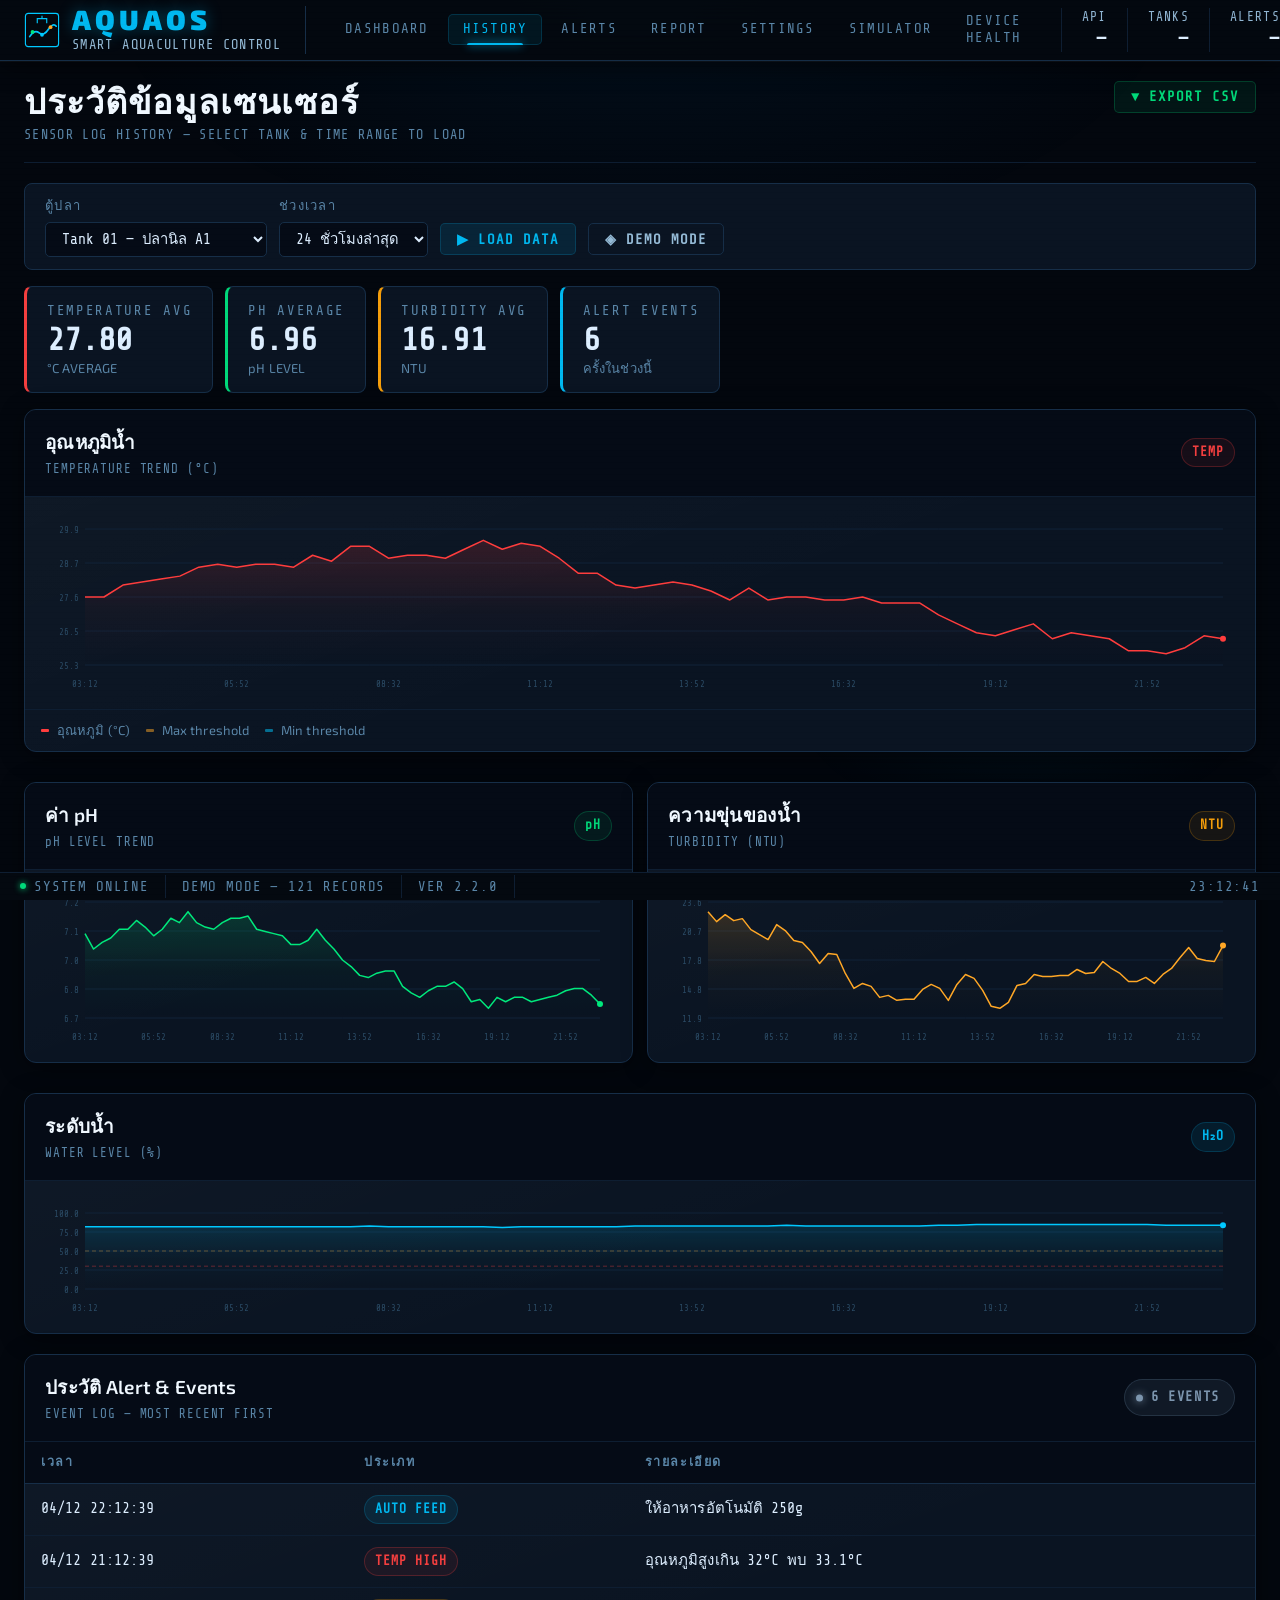
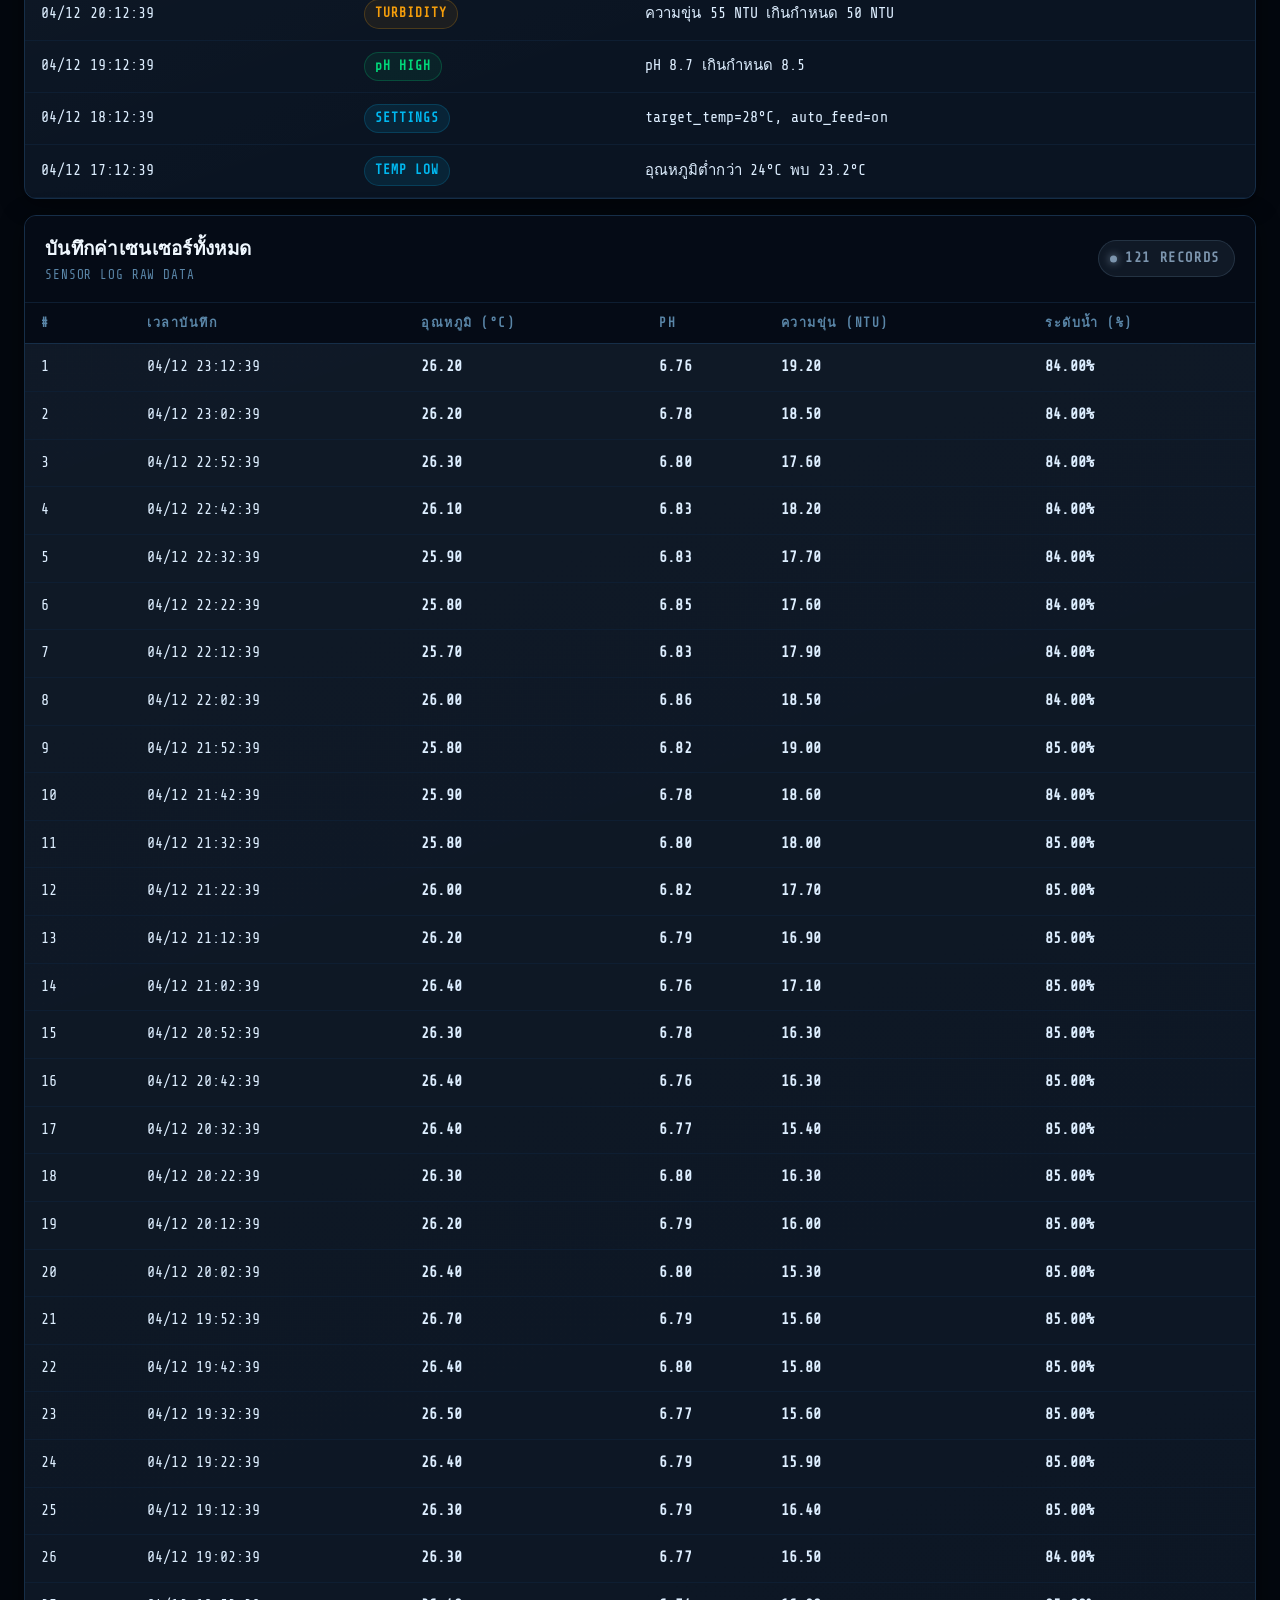
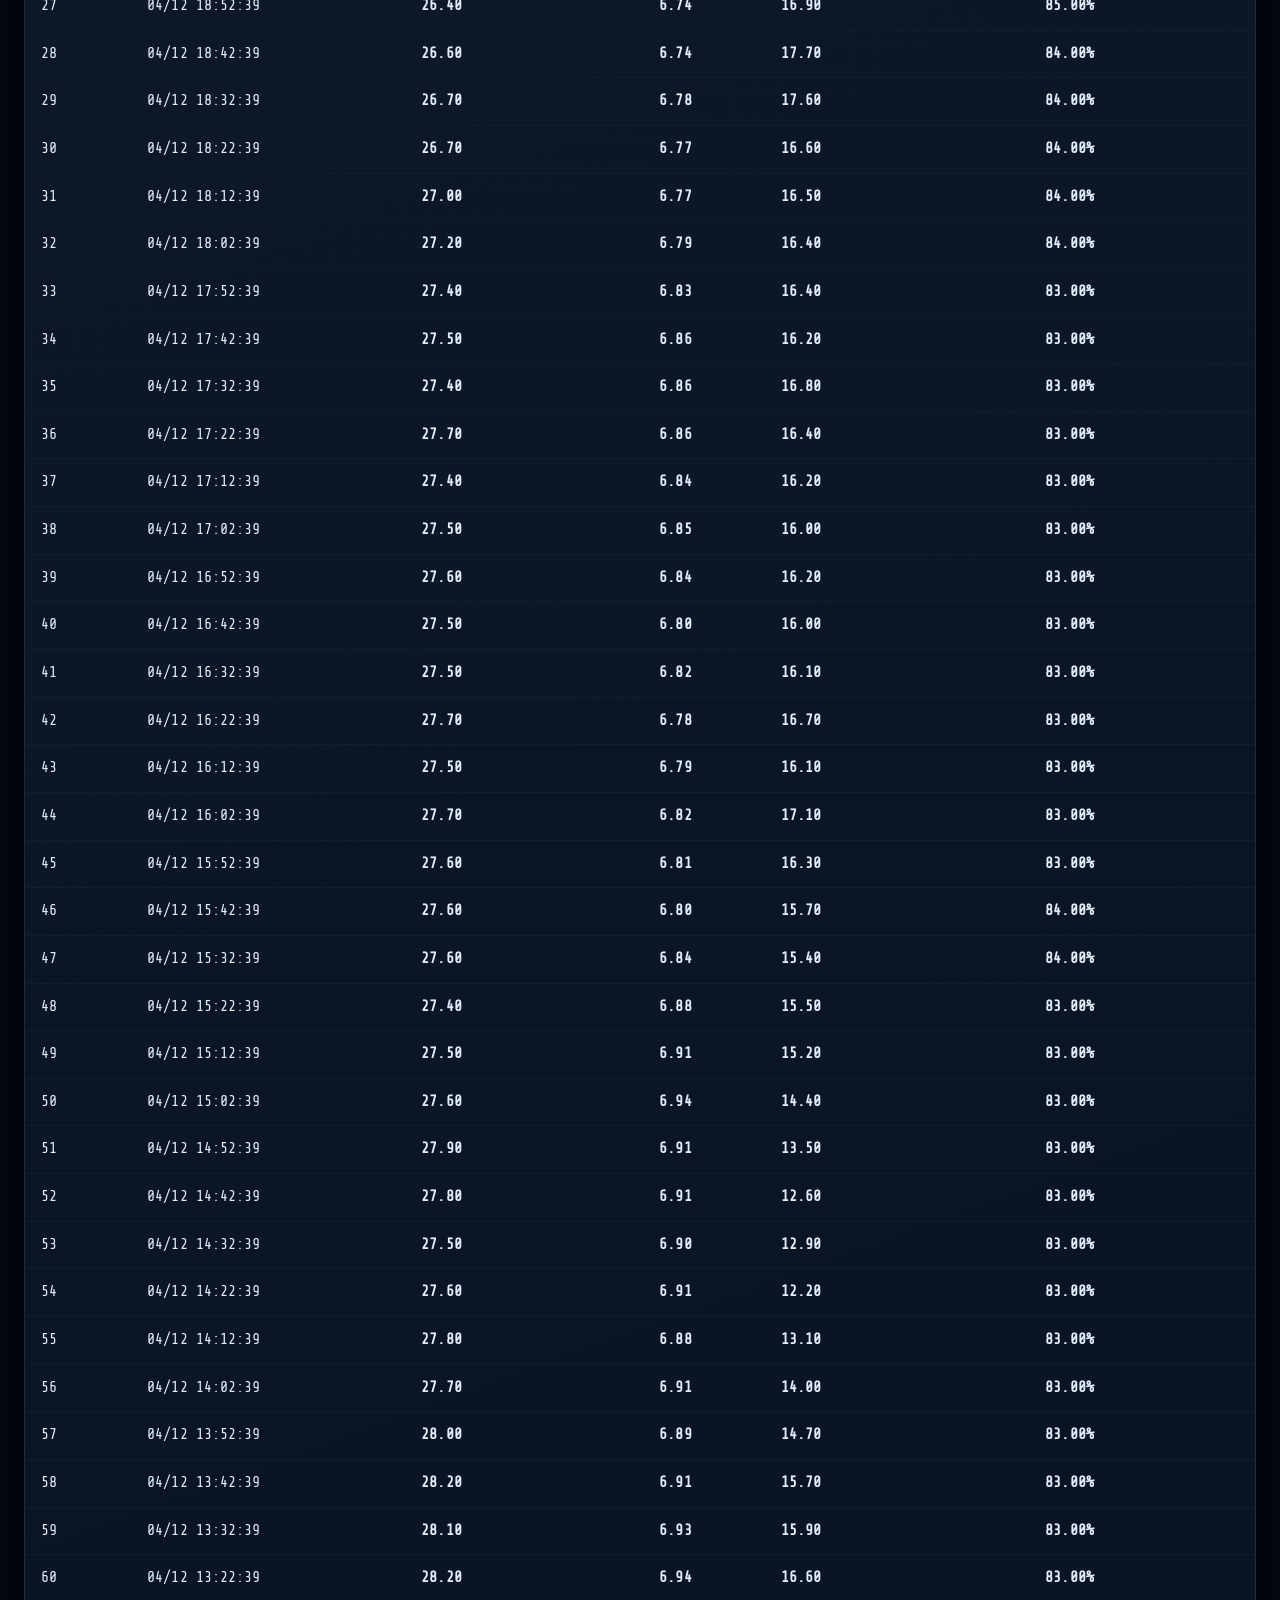
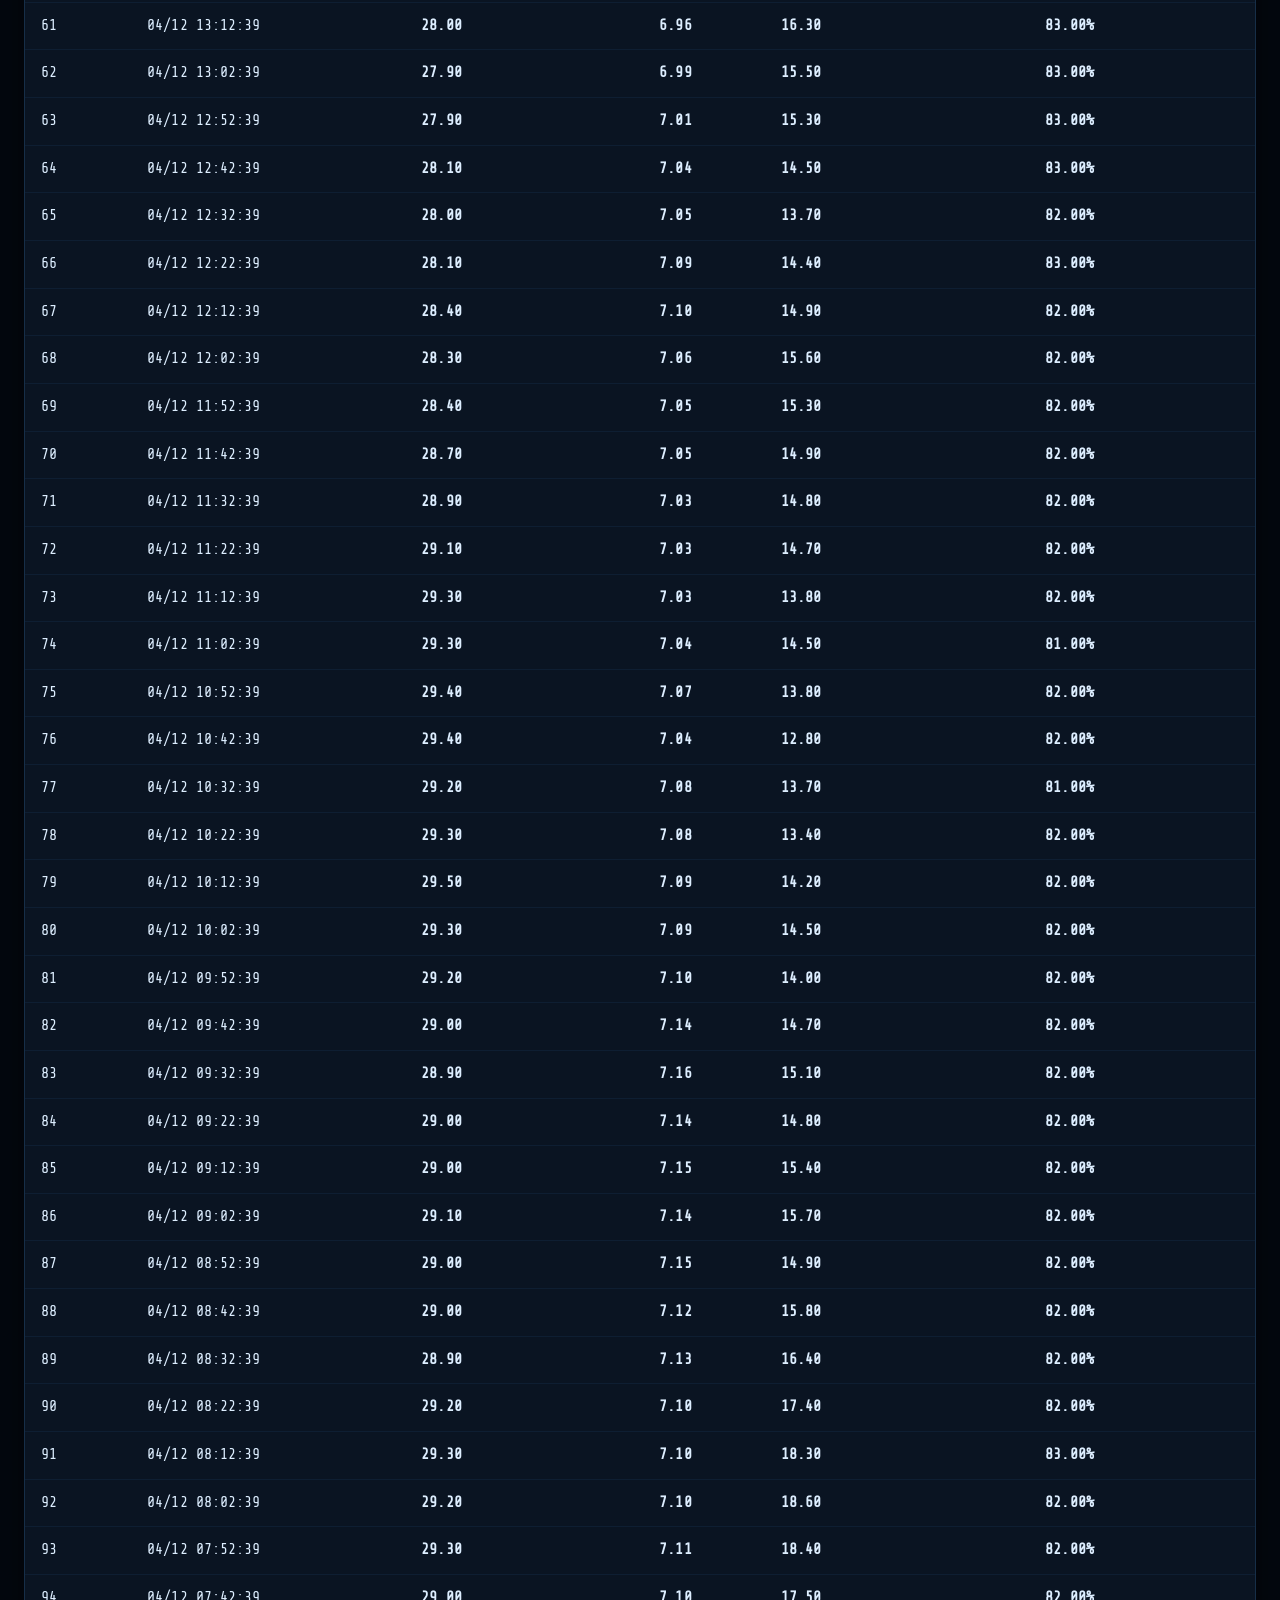
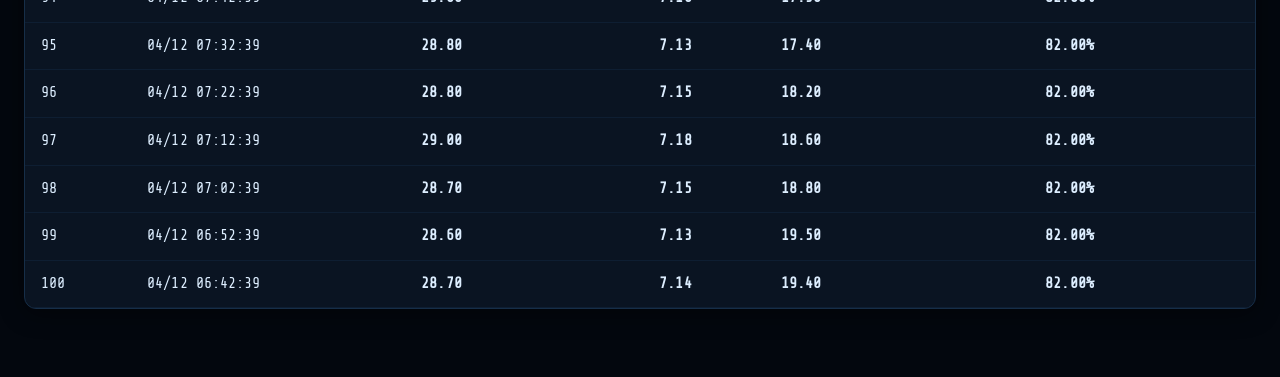
<file: admin/history.html>
<!DOCTYPE html>
<html lang="th">
<head>
<meta charset="UTF-8">
<meta name="viewport" content="width=device-width, initial-scale=1.0">
<title>AquaOS — History</title>
<link rel="stylesheet" href="../static/style.css">
</head>
<body>

<header class="topbar">
  <a href="index.html" class="tb-logo">
    <svg class="logo-svg" viewBox="0 0 38 38" fill="none">
      <rect x="1.5" y="1.5" width="35" height="35" rx="3" stroke="#00c8ff" stroke-width="1.2"/>
      <path d="M6 26 Q11 18 16 22 Q21 26 26 18 Q31 11 34 15" stroke="#00c8ff" stroke-width="1.8" fill="none" stroke-linecap="round"/>
      <circle cx="9"  cy="21" r="2" fill="#00e87c"/>
      <circle cx="19" cy="24" r="2" fill="#00c8ff"/>
      <circle cx="28" cy="16" r="2" fill="#ffa726"/>
      <path d="M14 12 L14 7 L24 7 L24 12" stroke="#00c8ff" stroke-width="1.2" fill="none"/>
      <path d="M19 7 L19 4" stroke="#00c8ff" stroke-width="1.2"/>
    </svg>
    <div class="tb-logo-text">
      <div class="logo-name">AQUAOS</div>
      <div class="logo-sub">SMART AQUACULTURE CONTROL</div>
    </div>
  </a>

  <nav class="tb-nav">
    <a href="index.html">DASHBOARD</a>
    <a href="history.html" class="active">HISTORY</a>
    <a href="alert_log.html">ALERTS</a>
    <a href="report.html">REPORT</a>
    <a href="settings.html">SETTINGS</a>
    <a href="simulator.html">SIMULATOR</a>
    <a href="device_health.html">DEVICE HEALTH</a>
  </nav>

  <div class="tb-stats">
    <div class="tb-stat">
      <span class="tb-stat-label">API</span>
      <span class="tb-stat-val" id="hdr-api">—</span>
    </div>
    <div class="tb-stat">
      <span class="tb-stat-label">TANKS</span>
      <span class="tb-stat-val" id="hdr-tanks">—</span>
    </div>
    <div class="tb-stat">
      <span class="tb-stat-label">ALERTS</span>
      <span class="tb-stat-val" id="hdr-alerts">—</span>
    </div>

    <div class="tb-sync">
      <div class="sync-dot" id="sync-dot"></div>
      <span class="sync-label" id="sync-label">LIVE</span>
    </div>
  </div>
</header>

<main class="main">

  <div class="page-header">
    <div>
      <div class="page-title">ประวัติข้อมูลเซนเซอร์</div>
      <div class="page-subtitle">SENSOR LOG HISTORY — SELECT TANK &amp; TIME RANGE TO LOAD</div>
    </div>
    <button class="btn btn-ok" onclick="exportCSV()">▼ EXPORT CSV</button>
  </div>

  <!-- Filter Bar -->
  <div class="filter-bar">
    <div class="field-group">
      <span class="field-label">ตู้ปลา</span>
      <select class="form-select" id="sel-tank">
        <option value="1">Tank 01 — ปลานิล A1</option>
        <option value="2">Tank 02 — Dory B2</option>
        <option value="3">Tank 03 — ปลาดุก C1</option>
        <option value="4">Tank 04 — Clownfish D3</option>
        <option value="5">Tank 05 — ปลาทับทิม E2</option>
      </select>
    </div>
    <div class="field-group">
      <span class="field-label">ช่วงเวลา</span>
      <select class="form-select" id="sel-hours">
        <option value="1">1 ชั่วโมงล่าสุด</option>
        <option value="6">6 ชั่วโมงล่าสุด</option>
        <option value="24" selected>24 ชั่วโมงล่าสุด</option>
        <option value="72">3 วันล่าสุด</option>
        <option value="168">7 วันล่าสุด</option>
      </select>
    </div>
    <div class="field-group">
      <span class="field-label">&nbsp;</span>
      <button class="btn btn-cyan" onclick="loadHistory()">▶ LOAD DATA</button>
    </div>
    <div class="field-group">
      <span class="field-label">&nbsp;</span>
      <button class="btn btn-ghost" onclick="loadMockHistory()">◈ DEMO MODE</button>
    </div>
  </div>

  <!-- Summary Cards -->
  <div class="stat-chips">
    <div class="stat-chip" style="border-left:3px solid var(--alert);">
      <div class="stat-chip-label">TEMPERATURE AVG</div>
      <div class="stat-chip-val" id="sum-temp">—</div>
      <div class="text-muted text-xs">°C AVERAGE</div>
    </div>
    <div class="stat-chip" style="border-left:3px solid var(--ok);">
      <div class="stat-chip-label">pH AVERAGE</div>
      <div class="stat-chip-val" id="sum-ph">—</div>
      <div class="text-muted text-xs">pH LEVEL</div>
    </div>
    <div class="stat-chip" style="border-left:3px solid var(--warn);">
      <div class="stat-chip-label">TURBIDITY AVG</div>
      <div class="stat-chip-val" id="sum-turb">—</div>
      <div class="text-muted text-xs">NTU</div>
    </div>
    <div class="stat-chip" style="border-left:3px solid var(--cyan);">
      <div class="stat-chip-label">ALERT EVENTS</div>
      <div class="stat-chip-val" id="sum-alerts">—</div>
      <div class="text-muted text-xs">ครั้งในช่วงนี้</div>
    </div>
  </div>

  <!-- Charts Grid -->
  <div style="display:grid;grid-template-columns:1fr 1fr;gap:14px;margin-bottom:20px;">

    <!-- Temperature chart (full width) -->
    <div class="card" style="grid-column:1/-1;">
      <div class="card-head">
        <div>
          <div class="card-title">อุณหภูมิน้ำ</div>
          <div class="card-sub">TEMPERATURE TREND (°C)</div>
        </div>
        <span class="event-type-badge alert">TEMP</span>
      </div>
      <div style="padding:16px;">
        <canvas style="width:100%;display:block;" id="chart-temp" height="180"></canvas>
        <div id="nd-temp" class="text-muted text-sm" style="text-align:center;padding:48px 20px;font-family:var(--f-mono);">กดปุ่ม LOAD DATA หรือ DEMO MODE เพื่อดูกราฟ</div>
      </div>
      <div style="display:flex;gap:16px;flex-wrap:wrap;padding:10px 16px;border-top:1px solid var(--bdr);">
        <div class="flex flex-center gap-2 text-muted text-xs"><div style="width:8px;height:3px;border-radius:1px;background:#ff3d3d;"></div>อุณหภูมิ (°C)</div>
        <div class="flex flex-center gap-2 text-muted text-xs"><div style="width:8px;height:3px;border-radius:1px;background:rgba(255,167,38,0.5);"></div>Max threshold</div>
        <div class="flex flex-center gap-2 text-muted text-xs"><div style="width:8px;height:3px;border-radius:1px;background:rgba(0,200,255,0.5);"></div>Min threshold</div>
      </div>
    </div>

    <!-- pH chart -->
    <div class="card">
      <div class="card-head">
        <div>
          <div class="card-title">ค่า pH</div>
          <div class="card-sub">pH LEVEL TREND</div>
        </div>
        <span class="event-type-badge ok">pH</span>
      </div>
      <div style="padding:16px;">
        <canvas style="width:100%;display:block;" id="chart-ph" height="160"></canvas>
        <div id="nd-ph" style="display:none;"></div>
      </div>
    </div>

    <!-- Turbidity chart -->
    <div class="card">
      <div class="card-head">
        <div>
          <div class="card-title">ความขุ่นของน้ำ</div>
          <div class="card-sub">TURBIDITY (NTU)</div>
        </div>
        <span class="event-type-badge warn">NTU</span>
      </div>
      <div style="padding:16px;">
        <canvas style="width:100%;display:block;" id="chart-turb" height="160"></canvas>
        <div id="nd-turb" style="display:none;"></div>
      </div>
    </div>

    <!-- Water level chart (full width) -->
    <div class="card" style="grid-column:1/-1;">
      <div class="card-head">
        <div>
          <div class="card-title">ระดับน้ำ</div>
          <div class="card-sub">WATER LEVEL (%)</div>
        </div>
        <span class="event-type-badge info">H₂O</span>
      </div>
      <div style="padding:16px;">
        <canvas style="width:100%;display:block;" id="chart-water" height="120"></canvas>
        <div id="nd-water" style="display:none;"></div>
      </div>
    </div>

  </div>

  <!-- Event Log Table -->
  <div class="card mb-4">
    <div class="card-head">
      <div>
        <div class="card-title">ประวัติ Alert &amp; Events</div>
        <div class="card-sub">EVENT LOG — MOST RECENT FIRST</div>
      </div>
      <span id="event-count" class="badge badge-offline">0 EVENTS</span>
    </div>
    <div style="overflow-x:auto;">
      <table class="event-table">
        <thead><tr><th>เวลา</th><th>ประเภท</th><th>รายละเอียด</th></tr></thead>
        <tbody id="event-tbody">
          <tr><td colspan="3" class="text-muted text-xs" style="text-align:center;padding:40px;">กดปุ่ม LOAD DATA หรือ DEMO MODE เพื่อดูข้อมูล</td></tr>
        </tbody>
      </table>
    </div>
  </div>

  <!-- Sensor Log Table -->
  <div class="card">
    <div class="card-head">
      <div>
        <div class="card-title">บันทึกค่าเซนเซอร์ทั้งหมด</div>
        <div class="card-sub">SENSOR LOG RAW DATA</div>
      </div>
      <span id="log-count" class="badge badge-offline">0 RECORDS</span>
    </div>
    <div style="overflow-x:auto;">
      <table class="event-table">
        <thead>
          <tr>
            <th>#</th><th>เวลาบันทึก</th><th>อุณหภูมิ (°C)</th>
            <th>pH</th><th>ความขุ่น (NTU)</th><th>ระดับน้ำ (%)</th>
          </tr>
        </thead>
        <tbody id="log-tbody">
          <tr><td colspan="6" class="text-muted text-xs" style="text-align:center;padding:40px;">กดปุ่ม LOAD DATA หรือ DEMO MODE เพื่อดูข้อมูล</td></tr>
        </tbody>
      </table>
    </div>
  </div>

</main>

<footer class="statusbar">
  <div class="sb-item"><div class="sb-dot" id="sb-dot"></div><span id="sb-conn">SYSTEM ONLINE</span></div>
  <div class="sb-item" id="sb-page-info"></div>
  <div class="sb-item">VER 2.2.0</div>
  <div class="sb-right" id="sb-time">—</div>
</footer>

<script>
setInterval(() => {
  const el = document.getElementById('sb-time'); if(el) el.textContent = new Date().toLocaleTimeString('th-TH',{hour12:false});
  const ht = document.getElementById('hdr-time'); if(ht) ht.textContent = new Date().toLocaleTimeString('th-TH',{hour12:false});
}, 1000);

let currentLogs = [], currentEvents = [], currentSettings = null;
const THRESH = { min_temp:24, max_temp:32, trigger_ph:8.5, trigger_turbidity:50 };

function generateMockHistory(hours) {
  const count = Math.min(hours * 6, 120);
  const logs = []; const now = Date.now();
  let temp=27.5, ph=7.1, turb=22, water=82;
  for (let i=count; i>=0; i--) {
    const dt = new Date(now - i*10*60000);
    temp = Math.max(22, Math.min(36, temp + (Math.random()-0.5)*0.6));
    ph   = Math.max(6,  Math.min(9,  ph   + (Math.random()-0.5)*0.08));
    turb = Math.max(5,  Math.min(80, turb + (Math.random()-0.5)*2));
    water= Math.max(40, Math.min(95, water+ (Math.random()-0.5)*0.8));
    logs.push({ log_id:i+1, recorded_at:dt.toISOString(), temperature:+temp.toFixed(1), ph_level:+ph.toFixed(2), turbidity:+turb.toFixed(1), water_level:+water.toFixed(0) });
  }
  const events = [
    { event_type:'auto_feed',       event_detail:'ให้อาหารอัตโนมัติ 250g',           created_at:new Date(now-3600000).toISOString() },
    { event_type:'alert_temp_high', event_detail:'อุณหภูมิสูงเกิน 32°C พบ 33.1°C',  created_at:new Date(now-7200000).toISOString() },
    { event_type:'alert_turbidity', event_detail:'ความขุ่น 55 NTU เกินกำหนด 50 NTU',created_at:new Date(now-10800000).toISOString() },
    { event_type:'alert_ph',        event_detail:'pH 8.7 เกินกำหนด 8.5',             created_at:new Date(now-14400000).toISOString() },
    { event_type:'settings_updated',event_detail:'target_temp=28°C, auto_feed=on',    created_at:new Date(now-18000000).toISOString() },
    { event_type:'alert_temp_low',  event_detail:'อุณหภูมิต่ำกว่า 24°C พบ 23.2°C',  created_at:new Date(now-21600000).toISOString() },
  ];
  return { logs, events, settings: THRESH };
}

async function loadHistory() {
  const tankId = document.getElementById('sel-tank').value;
  const hours  = document.getElementById('sel-hours').value;
  setLoading();
  try {
    const res = await fetch(`../api/get_history.php?tank_id=${tankId}&hours=${hours}&limit=200`);
    if (!res.ok) throw new Error(`HTTP ${res.status}`);
    const json = await res.json();
    if (!json.success || !json.logs || json.logs.length===0) throw new Error('empty');
    render(json.logs, json.events||[], json.settings||THRESH);
    document.getElementById('sb-page-info').textContent = `TANK ${tankId} — ${json.logs.length} RECORDS`;
  } catch(e) { console.warn('API unavailable:', e.message); loadMockHistory(); }
}
function loadMockHistory() {
  const hours = parseInt(document.getElementById('sel-hours').value);
  const mock = generateMockHistory(hours);
  render(mock.logs, mock.events, mock.settings);
  document.getElementById('sb-page-info').textContent = `DEMO MODE — ${mock.logs.length} RECORDS`;
}
function setLoading() {
  document.getElementById('event-tbody').innerHTML = '<tr><td colspan="3" style="text-align:center;padding:40px;font-family:var(--f-mono);font-size:0.78rem;color:var(--tx-lo);">LOADING...</td></tr>';
  document.getElementById('log-tbody').innerHTML   = '<tr><td colspan="6" style="text-align:center;padding:40px;font-family:var(--f-mono);font-size:0.78rem;color:var(--tx-lo);">LOADING...</td></tr>';
}
function render(logs, events, settings) {
  currentLogs = logs; currentEvents = events; currentSettings = settings || THRESH;
  const hdrRec = document.getElementById('hdr-records'); if(hdrRec) hdrRec.textContent = logs.length;
  renderSummary(logs, events); renderCharts(logs, currentSettings);
  renderEventTable(events); renderLogTable(logs, currentSettings);
}
function renderSummary(logs, events) {
  if (!logs.length) return;
  const avg = key => { const v=logs.map(r=>parseFloat(r[key])).filter(v=>!isNaN(v)); return v.length?(v.reduce((a,b)=>a+b,0)/v.length).toFixed(2):'—'; };
  document.getElementById('sum-temp').textContent   = avg('temperature');
  document.getElementById('sum-ph').textContent     = avg('ph_level');
  document.getElementById('sum-turb').textContent   = avg('turbidity');
  document.getElementById('sum-alerts').textContent = events.length;
}
function renderCharts(logs, sets) {
  if (!logs.length) return;
  const thin = (arr, max) => arr.length<=max ? arr : arr.filter((_,i)=>i%Math.ceil(arr.length/max)===0);
  const thinned = thin(logs, 80);
  const labels = thinned.map(r => { const d=new Date(r.recorded_at); return `${String(d.getHours()).padStart(2,'0')}:${String(d.getMinutes()).padStart(2,'0')}`; });
  const temps=thinned.map(r=>parseFloat(r.temperature)), phs=thinned.map(r=>parseFloat(r.ph_level));
  const turbs=thinned.map(r=>parseFloat(r.turbidity)), waters=thinned.map(r=>parseFloat(r.water_level));
  drawLineChart('chart-temp', labels, [{data:temps,color:'#ff3d3d',fill:true}], {hLines:[{y:sets.max_temp||32,color:'#ffa72660',dash:[5,4]},{y:sets.min_temp||24,color:'#00c8ff60',dash:[5,4]}]});
  document.getElementById('nd-temp').style.display='none';
  drawLineChart('chart-ph',   labels, [{data:phs,  color:'#00e87c',fill:true}], {hLines:[{y:sets.trigger_ph||8.5,color:'#ffa72660',dash:[4,3]}]});
  drawLineChart('chart-turb', labels, [{data:turbs, color:'#ffa726',fill:true}], {hLines:[{y:sets.trigger_turbidity||50,color:'#ff3d3d60',dash:[4,3]}]});
  drawLineChart('chart-water',labels, [{data:waters,color:'#00c8ff',fill:true}], {yMin:0,yMax:100,hLines:[{y:30,color:'#ff3d3d60',dash:[4,3]},{y:50,color:'#ffa72660',dash:[4,3]}]});
}
function drawLineChart(canvasId, labels, datasets, opts={}) {
  const canvas=document.getElementById(canvasId); if(!canvas)return;
  const dpr=window.devicePixelRatio||1, W=canvas.parentElement.clientWidth-32, H=canvas.height||180;
  canvas.width=W*dpr; canvas.height=H*dpr; canvas.style.width=W+'px'; canvas.style.height=H+'px';
  const ctx=canvas.getContext('2d'); ctx.scale(dpr,dpr); ctx.clearRect(0,0,W,H);
  const PAD={top:16,right:16,bottom:28,left:44}, CW=W-PAD.left-PAD.right, CH=H-PAD.top-PAD.bottom;
  const allVals=datasets.flatMap(d=>d.data).filter(v=>!isNaN(v));
  let yMin=opts.yMin??(Math.min(...allVals)-(Math.max(...allVals)-Math.min(...allVals))*0.1);
  let yMax=opts.yMax??(Math.max(...allVals)+(Math.max(...allVals)-Math.min(...allVals))*0.1);
  if(yMin===yMax){yMin-=1;yMax+=1;}
  const xScale=i=>PAD.left+(i/(labels.length-1))*CW, yScale=v=>PAD.top+CH-((v-yMin)/(yMax-yMin))*CH;
  ctx.strokeStyle='#112238'; ctx.lineWidth=1;
  for(let i=0;i<=4;i++){const y=PAD.top+(i/4)*CH; ctx.beginPath();ctx.moveTo(PAD.left,y);ctx.lineTo(PAD.left+CW,y);ctx.stroke(); const val=yMax-(i/4)*(yMax-yMin); ctx.fillStyle='#2a4a64';ctx.font='9px Share Tech Mono,monospace';ctx.textAlign='right';ctx.fillText(val.toFixed(1),PAD.left-6,y+4);}
  (opts.hLines||[]).forEach(hl=>{if(hl.y<yMin||hl.y>yMax)return;const y=yScale(hl.y);ctx.setLineDash(hl.dash||[]);ctx.strokeStyle=hl.color;ctx.lineWidth=1;ctx.beginPath();ctx.moveTo(PAD.left,y);ctx.lineTo(PAD.left+CW,y);ctx.stroke();ctx.setLineDash([]);});
  const xStep=Math.ceil(labels.length/8); ctx.fillStyle='#2a4a64';ctx.font='9px Share Tech Mono,monospace';ctx.textAlign='center';
  labels.forEach((lbl,i)=>{if(i%xStep!==0)return;ctx.fillText(lbl,xScale(i),H-6);});
  datasets.forEach(ds=>{
    const pts=ds.data.map((v,i)=>({x:xScale(i),y:yScale(v)}));
    if(ds.fill){ctx.beginPath();ctx.moveTo(pts[0].x,yScale(yMin));pts.forEach(p=>ctx.lineTo(p.x,p.y));ctx.lineTo(pts[pts.length-1].x,yScale(yMin));ctx.closePath();const grad=ctx.createLinearGradient(0,PAD.top,0,PAD.top+CH);grad.addColorStop(0,ds.color+'30');grad.addColorStop(0.6,ds.color+'08');grad.addColorStop(1,ds.color+'00');ctx.fillStyle=grad;ctx.fill();}
    ctx.beginPath();pts.forEach((p,i)=>i===0?ctx.moveTo(p.x,p.y):ctx.lineTo(p.x,p.y));ctx.strokeStyle=ds.color;ctx.lineWidth=1.5;ctx.lineJoin='round';ctx.stroke();
    const last=pts[pts.length-1];ctx.beginPath();ctx.arc(last.x,last.y,3,0,Math.PI*2);ctx.fillStyle=ds.color;ctx.fill();
  });
}

const EVENT_LABELS = {
  alert_temp_high:['TEMP HIGH','alert'],alert_temp_low:['TEMP LOW','info'],alert_turbidity:['TURBIDITY','warn'],
  alert_ph:['pH HIGH','ok'],auto_feed:['AUTO FEED','info'],manual_feed:['MANUAL FEED','info'],settings_updated:['SETTINGS','info'],
};
function renderEventTable(events) {
  const tbody=document.getElementById('event-tbody');
  document.getElementById('event-count').textContent=`${events.length} EVENTS`;
  if (!events.length) { tbody.innerHTML='<tr><td colspan="3" style="text-align:center;padding:40px;font-family:var(--f-mono);font-size:0.72rem;color:var(--tx-lo);">ไม่มี Event ในช่วงเวลานี้</td></tr>'; return; }
  tbody.innerHTML = events.map(e => {
    const [label,cls] = EVENT_LABELS[e.event_type] || [e.event_type.toUpperCase(),'info'];
    const dt = new Date(e.created_at).toLocaleString('th-TH',{day:'2-digit',month:'2-digit',hour:'2-digit',minute:'2-digit',second:'2-digit',hour12:false});
    return `<tr><td class="text-muted text-sm">${dt}</td><td><span class="event-type-badge ${cls}">${label}</span></td><td>${e.event_detail||'—'}</td></tr>`;
  }).join('');
}
function renderLogTable(logs, sets) {
  const tbody=document.getElementById('log-tbody');
  document.getElementById('log-count').textContent=`${logs.length} RECORDS`;
  if (!logs.length) { tbody.innerHTML='<tr><td colspan="6" style="text-align:center;padding:40px;font-family:var(--f-mono);font-size:0.72rem;color:var(--tx-lo);">ไม่มีข้อมูลในช่วงเวลานี้</td></tr>'; return; }
  const mn=sets.min_temp||24, mx=sets.max_temp||32, tPH=sets.trigger_ph||8.5, tTurb=sets.trigger_turbidity||50;
  const slice=logs.slice(-100).reverse();
  tbody.innerHTML = slice.map((r,idx) => {
    const dt=new Date(r.recorded_at).toLocaleString('th-TH',{day:'2-digit',month:'2-digit',hour:'2-digit',minute:'2-digit',second:'2-digit',hour12:false});
    const tempCls=r.temperature>mx||r.temperature<mn?'text-alert':r.temperature>mx-2?'text-warn':'text-ok';
    const phCls=r.ph_level>tPH?'text-alert':r.ph_level<6?'text-warn':'text-ok';
    const turbCls=r.turbidity>tTurb?'text-alert':r.turbidity>tTurb*0.8?'text-warn':'';
    const waterCls=r.water_level<30?'text-alert':r.water_level<50?'text-warn':'';
    return `<tr>
      <td class="text-muted text-sm">${idx+1}</td>
      <td class="text-muted text-sm">${dt}</td>
      <td class="${tempCls} font-bold">${parseFloat(r.temperature).toFixed(2)}</td>
      <td class="${phCls} font-bold">${parseFloat(r.ph_level).toFixed(2)}</td>
      <td class="${turbCls} font-bold">${parseFloat(r.turbidity).toFixed(2)}</td>
      <td class="${waterCls} font-bold">${parseFloat(r.water_level).toFixed(2)}%</td>
    </tr>`;
  }).join('');
}
function exportCSV() {
  if (!currentLogs.length) { alert('ไม่มีข้อมูล — กดโหลดข้อมูลก่อน'); return; }
  const header = 'log_id,recorded_at,temperature,ph_level,turbidity,water_level\n';
  const rows = currentLogs.map(r=>`${r.log_id},${r.recorded_at},${r.temperature},${r.ph_level},${r.turbidity},${r.water_level}`).join('\n');
  const blob = new Blob(['\uFEFF'+header+rows],{type:'text/csv;charset=utf-8;'});
  const a=document.createElement('a'); a.href=URL.createObjectURL(blob);
  a.download=`aquaos_tank${document.getElementById('sel-tank').value}_${Date.now()}.csv`; a.click();
  URL.revokeObjectURL(a.href);
}
window.addEventListener('load', ()=>loadMockHistory());
</script>
</body>
</html>
</file>
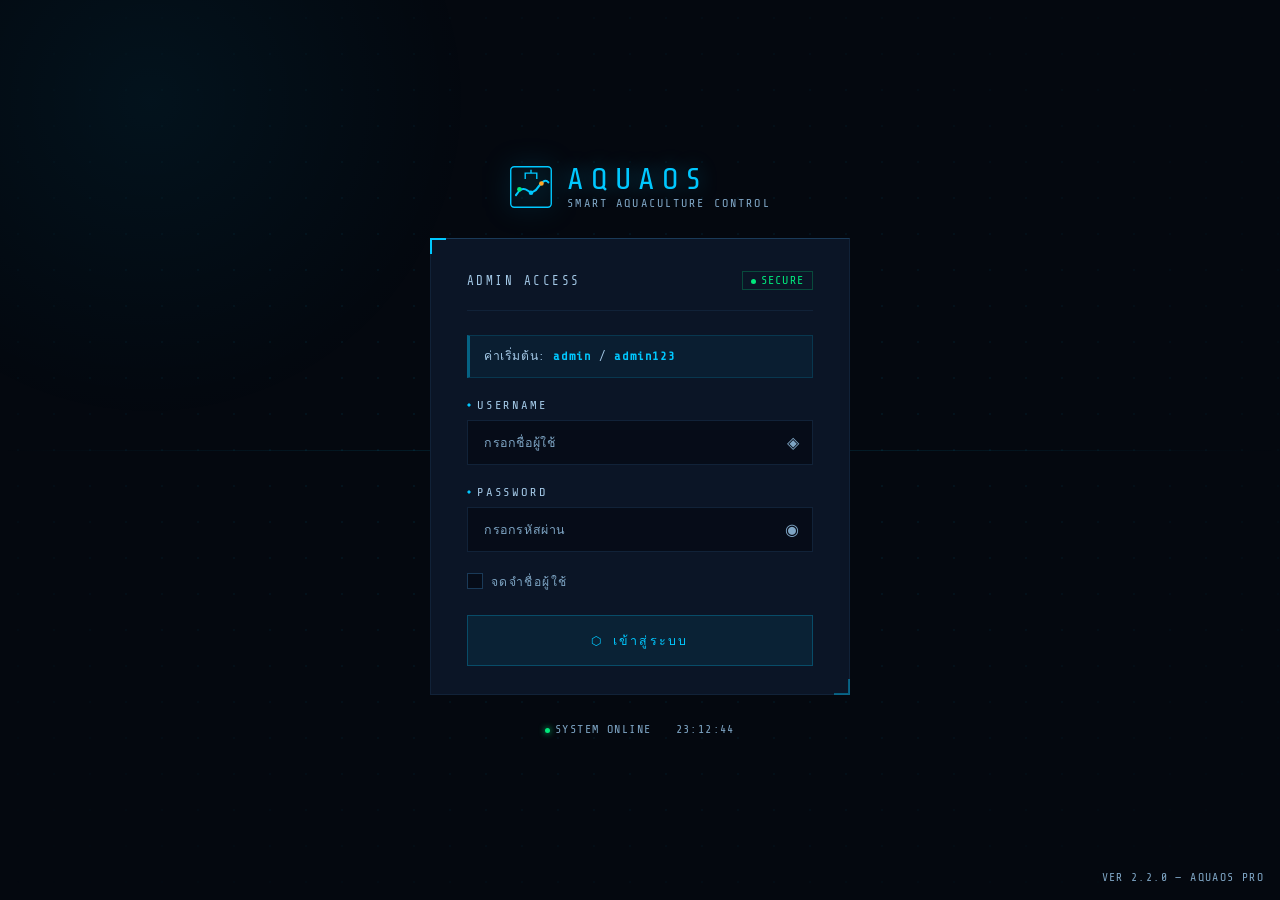
<file: admin/login.html>
<!DOCTYPE html>
<html lang="th">
<head>
  <meta charset="UTF-8">
  <meta name="viewport" content="width=device-width, initial-scale=1.0">
  <title>AQUAOS — เข้าสู่ระบบ</title>
  <link rel="preconnect" href="https://fonts.googleapis.com">
  <link href="https://fonts.googleapis.com/css2?family=Share+Tech+Mono&family=Exo+2:wght@300;400;600;700&display=swap" rel="stylesheet">
  <style>
    :root {
      --bg:      #04080f;
      --bg-card: #0b1526;
      --bg-in:   #060c18;
      --bdr:     #112238;
      --bdr-hi:  #1a3a58;
      --tx:      #e6f3ff;
      --tx-mid:  #a3c8e6;
      --tx-lo:   #7ea5c4;
      --tx-hi:   #f4faff;
      --ok:      #00e87c;
      --err:     #ff3d3d;
      --warn:    #ffa726;
      --cyan:    #00c8ff;
      --mono:    'Share Tech Mono', monospace;
      --ui:      'Exo 2', sans-serif;
    }

    *, *::before, *::after { box-sizing: border-box; margin: 0; padding: 0; }

    body {
      min-height: 100vh;
      background: var(--bg);
      font-family: var(--ui);
      color: var(--tx);
      display: flex;
      align-items: center;
      justify-content: center;
      overflow: hidden;
    }

    /* Animated grid background */
    body::before {
      content: '';
      position: fixed; inset: 0; z-index: 0;
      background-image: radial-gradient(rgba(0,200,255,0.07) 1px, transparent 1px);
      background-size: 36px 36px;
      mask-image: radial-gradient(ellipse 70% 70% at 50% 50%, black 20%, transparent 100%);
      animation: gridDrift 20s ease-in-out infinite alternate;
    }
    @keyframes gridDrift {
      from { background-position: 0 0; }
      to   { background-position: 18px 18px; }
    }

    /* Ambient glow */
    body::after {
      content: '';
      position: fixed;
      width: 700px; height: 700px;
      top: -250px; left: -200px;
      background: radial-gradient(circle, rgba(0,200,255,0.06) 0%, transparent 65%);
      pointer-events: none;
      z-index: 0;
      animation: glowPulse 5s ease-in-out infinite;
    }
    @keyframes glowPulse {
      0%,100% { opacity: 0.6; transform: scale(1); }
      50%      { opacity: 1;   transform: scale(1.08); }
    }

    /* Scan line */
    .scan-line {
      position: fixed; left: 0; right: 0; height: 1px;
      background: linear-gradient(90deg, transparent, rgba(0,200,255,0.15), transparent);
      z-index: 0;
      animation: scanMove 8s linear infinite;
    }
    @keyframes scanMove {
      from { top: -2px; }
      to   { top: 102vh; }
    }

    .wrap {
      position: relative; z-index: 1;
      width: 420px;
      display: flex;
      flex-direction: column;
      align-items: center;
      gap: 28px;
      animation: wrapIn 0.7s cubic-bezier(0.22, 1, 0.36, 1) forwards;
    }
    @keyframes wrapIn {
      from { opacity: 0; transform: translateY(28px); }
      to   { opacity: 1; transform: translateY(0); }
    }

    /* Logo */
    .logo {
      display: flex; align-items: center; gap: 14px;
      animation: logoIn 0.9s cubic-bezier(0.22, 1, 0.36, 1) 0.1s both;
    }
    @keyframes logoIn {
      from { opacity: 0; transform: translateY(-16px); }
      to   { opacity: 1; transform: translateY(0); }
    }
    .logo svg { width: 44px; height: 44px; filter: drop-shadow(0 0 12px rgba(0,200,255,0.5)); }
    .logo-text { line-height: 1; }
    .logo-name { font-family: var(--mono); font-size: 1.9rem; letter-spacing: 0.25em; color: var(--cyan); text-shadow: 0 0 20px rgba(0,200,255,0.4); }
    .logo-sub  { font-family: var(--mono); font-size: 0.74rem; letter-spacing: 0.18em; color: var(--tx-lo); margin-top: 4px; }

    /* Card */
    .card {
      width: 100%;
      background: var(--bg-card);
      border: 1px solid var(--bdr);
      border-top-color: var(--bdr-hi);
      padding: 32px 36px 28px;
      position: relative;
      animation: cardIn 0.7s cubic-bezier(0.22, 1, 0.36, 1) 0.2s both;
    }
    @keyframes cardIn {
      from { opacity: 0; transform: translateY(20px) scale(0.98); }
      to   { opacity: 1; transform: translateY(0)    scale(1); }
    }
    .card::before {
      content: ''; position: absolute; top: -1px; left: -1px;
      width: 16px; height: 16px;
      border-top: 2px solid var(--cyan); border-left: 2px solid var(--cyan);
      transition: width 0.3s, height 0.3s;
    }
    .card::after {
      content: ''; position: absolute; bottom: -1px; right: -1px;
      width: 16px; height: 16px;
      border-bottom: 2px solid rgba(0,200,255,0.4); border-right: 2px solid rgba(0,200,255,0.4);
      transition: width 0.3s, height 0.3s;
    }
    .card:hover::before { width: 28px; height: 28px; }
    .card:hover::after  { width: 28px; height: 28px; }

    .card-head {
      display: flex; justify-content: space-between; align-items: center;
      padding-bottom: 20px; margin-bottom: 24px;
      border-bottom: 1px solid var(--bdr);
    }
    .card-title { font-family: var(--mono); font-size: 0.78rem; letter-spacing: 0.2em; color: var(--tx-mid); }
    .card-badge {
      font-family: var(--mono); font-size: 0.74rem; letter-spacing: 0.1em;
      color: var(--ok); border: 1px solid rgba(0,232,124,0.25); padding: 2px 8px;
    }
    .card-badge::before {
      content: ''; display: inline-block; width: 5px; height: 5px;
      border-radius: 50%; background: var(--ok); margin-right: 5px;
      animation: dotPulse 2s ease-in-out infinite;
    }
    @keyframes dotPulse {
      0%,100% { opacity: 1; } 50% { opacity: 0.4; }
    }

    /* Fields */
    .field { margin-bottom: 20px; }
    .label {
      font-family: var(--mono); font-size: 0.76rem; letter-spacing: 0.15em;
      color: var(--tx-mid); margin-bottom: 8px;
      display: flex; align-items: center; gap: 6px;
    }
    .label::before {
      content: ''; display: inline-block; width: 4px; height: 4px;
      background: var(--cyan); clip-path: polygon(50% 0%, 100% 50%, 50% 100%, 0% 50%);
    }
    .input-wrap { position: relative; }

    input[type="text"], input[type="password"] {
      width: 100%;
      background: var(--bg-in); border: 1px solid var(--bdr);
      color: var(--tx-hi); font-family: var(--mono); font-size: 0.92rem;
      padding: 13px 44px 13px 16px; outline: none;
      letter-spacing: 0.04em;
      transition: border-color 0.2s, box-shadow 0.2s;
    }
    input::placeholder { color: var(--tx-lo); font-size: 0.78rem; }
    input:focus {
      border-color: var(--cyan);
      box-shadow: 0 0 0 2px rgba(0,200,255,0.1), inset 0 0 20px rgba(0,200,255,0.03);
      background: #070e1e;
    }
    input.shake {
      animation: inputShake 0.4s ease;
      border-color: var(--err) !important;
      box-shadow: 0 0 0 2px rgba(255,61,61,0.1) !important;
    }
    @keyframes inputShake {
      0%,100% { transform: translateX(0); }
      20%      { transform: translateX(-6px); }
      40%      { transform: translateX(6px); }
      60%      { transform: translateX(-4px); }
      80%      { transform: translateX(4px); }
    }

    .icon { position: absolute; right: 14px; top: 50%; transform: translateY(-50%); color: var(--tx-lo); font-size: 1rem; pointer-events: none; transition: color 0.2s; }
    input:focus ~ .icon { color: var(--cyan); }

    .toggle-pw {
      position: absolute; right: 10px; top: 50%; transform: translateY(-50%);
      background: none; border: none; color: var(--tx-lo); cursor: pointer;
      font-size: 1rem; padding: 4px; transition: color 0.2s, transform 0.2s;
    }
    .toggle-pw:hover { color: var(--cyan); transform: translateY(-50%) scale(1.15); }

    /* Remember row */
    .row-opt { display: flex; align-items: center; margin-bottom: 24px; }
    .remember {
      display: flex; align-items: center; gap: 8px; cursor: pointer;
      font-family: var(--mono); font-size: 0.76rem; letter-spacing: 0.12em;
      color: var(--tx-lo); user-select: none; transition: color 0.2s;
    }
    .remember:hover { color: var(--tx-mid); }
    .remember input { display: none; }
    .check-box {
      width: 16px; height: 16px; border: 1px solid var(--bdr-hi);
      background: var(--bg-in); display: flex; align-items: center; justify-content: center;
      flex-shrink: 0; transition: border-color 0.2s, background 0.2s;
    }
    .remember:hover .check-box { border-color: var(--cyan); }
    .check-mark { display: none; color: var(--cyan); font-size: 0.75rem; }
    .remember input:checked ~ .check-box .check-mark { display: block; }
    .remember input:checked ~ .check-box { border-color: var(--cyan); background: rgba(0,200,255,0.08); }

    /* Error */
    .error {
      display: none;
      background: rgba(255,61,61,0.08); border: 1px solid rgba(255,61,61,0.25);
      border-left: 3px solid var(--err);
      padding: 10px 14px; margin-bottom: 18px;
      font-family: var(--mono); font-size: 0.8rem; letter-spacing: 0.06em; color: var(--err);
    }
    .error.show { display: block; animation: errIn 0.35s ease; }
    @keyframes errIn {
      from { opacity: 0; transform: translateX(-8px); }
      to   { opacity: 1; transform: translateX(0); }
    }

    /* Submit */
    .btn {
      width: 100%;
      background: rgba(0,200,255,0.07); border: 1px solid rgba(0,200,255,0.25);
      color: var(--cyan); font-family: var(--mono); font-size: 0.78rem;
      letter-spacing: 0.18em; padding: 15px;
      cursor: pointer; transition: background 0.2s, border-color 0.2s, transform 0.1s;
      position: relative; overflow: hidden;
    }
    .btn:hover:not(:disabled) { background: rgba(0,200,255,0.13); border-color: rgba(0,200,255,0.45); }
    .btn:active:not(:disabled) { transform: scale(0.99); }
    .btn:disabled { opacity: 0.6; cursor: not-allowed; }

    .btn .ripple {
      position: absolute; border-radius: 50%;
      background: rgba(0,200,255,0.25); transform: scale(0);
      animation: rippleAnim 0.5s linear; pointer-events: none;
    }
    @keyframes rippleAnim { to { transform: scale(4); opacity: 0; } }

    .btn-spinner {
      display: inline-block; width: 12px; height: 12px;
      border: 1.5px solid rgba(0,200,255,0.3); border-top-color: var(--cyan);
      border-radius: 50%; animation: spin 0.7s linear infinite;
      margin-right: 8px; vertical-align: middle;
    }
    @keyframes spin { to { transform: rotate(360deg); } }

    /* Info box — default credentials */
    .info-box {
      background: rgba(0,200,255,0.05); border: 1px solid rgba(0,200,255,0.15);
      border-left: 3px solid rgba(0,200,255,0.4);
      padding: 10px 14px; margin-bottom: 20px;
      font-family: var(--mono); font-size: 0.76rem; letter-spacing: 0.05em;
      color: var(--tx-mid); line-height: 1.7;
    }
    .info-box strong { color: var(--cyan); }

    /* Footer */
    .footer {
      font-family: var(--mono); font-size: 0.74rem; letter-spacing: 0.12em;
      color: var(--tx-lo); display: flex; gap: 24px;
      animation: footerIn 0.8s ease 0.5s both;
    }
    @keyframes footerIn { from { opacity: 0; } to { opacity: 1; } }

    .dot {
      display: inline-block; width: 5px; height: 5px;
      background: var(--ok); border-radius: 50%; box-shadow: 0 0 6px var(--ok);
      margin-right: 5px; animation: dotPulse 2s ease-in-out infinite;
    }

    .version-badge {
      position: fixed; bottom: 16px; right: 16px;
      font-family: var(--mono); font-size: 0.72rem; letter-spacing: 0.12em;
      color: var(--tx-lo); z-index: 10;
    }
  </style>
</head>
<body>

<div class="scan-line"></div>

<div class="wrap">

  <!-- Logo -->
  <div class="logo">
    <svg viewBox="0 0 38 38" fill="none" xmlns="http://www.w3.org/2000/svg">
      <rect x="1.5" y="1.5" width="35" height="35" rx="3" stroke="#00c8ff" stroke-width="1.2"/>
      <path d="M6 26 Q11 18 16 22 Q21 26 26 18 Q31 11 34 15" stroke="#00c8ff" stroke-width="1.8" fill="none" stroke-linecap="round"/>
      <circle cx="9"  cy="21" r="2" fill="#00e87c"/>
      <circle cx="19" cy="24" r="2" fill="#00c8ff"/>
      <circle cx="28" cy="16" r="2" fill="#ffa726"/>
      <path d="M14 12 L14 7 L24 7 L24 12" stroke="#00c8ff" stroke-width="1.2" fill="none"/>
      <path d="M19 7 L19 4" stroke="#00c8ff" stroke-width="1.2"/>
    </svg>
    <div class="logo-text">
      <div class="logo-name">AQUAOS</div>
      <div class="logo-sub">SMART AQUACULTURE CONTROL</div>
    </div>
  </div>

  <!-- Card -->
  <div class="card">
    <div class="card-head">
      <span class="card-title">ADMIN ACCESS</span>
      <span class="card-badge">SECURE</span>
    </div>

    <!-- Default credentials hint -->
    <div class="info-box">
      ค่าเริ่มต้น: <strong>admin</strong> / <strong>admin123</strong>
    </div>

    <div class="error" id="err"></div>

    <div class="field">
      <div class="label">USERNAME</div>
      <div class="input-wrap">
        <input type="text" id="user" autocomplete="username" placeholder="กรอกชื่อผู้ใช้">
        <span class="icon">◈</span>
      </div>
    </div>

    <div class="field">
      <div class="label">PASSWORD</div>
      <div class="input-wrap">
        <input type="password" id="pass" autocomplete="current-password" placeholder="กรอกรหัสผ่าน">
        <button type="button" class="toggle-pw" id="eye" title="แสดง/ซ่อน">◉</button>
      </div>
    </div>

    <div class="row-opt">
      <label class="remember">
        <input type="checkbox" id="remember">
        <span class="check-box"><span class="check-mark">✓</span></span>
        จดจำชื่อผู้ใช้
      </label>
    </div>

    <button class="btn" id="btn" onclick="doLogin(event)">⬡ เข้าสู่ระบบ</button>
  </div>

  <div class="footer">
    <span><span class="dot"></span>SYSTEM ONLINE</span>
    <span id="clock"></span>
  </div>

</div>

<div class="version-badge">VER 2.2.0 — AQUAOS PRO</div>

<script>
// Auto-redirect if already logged in
if (sessionStorage.getItem("aquaos_token")) {
  window.location.replace("index.html");
}

// Clock
setInterval(() => {
  const n = new Date(), p = v => String(v).padStart(2,'0');
  document.getElementById('clock').textContent =
    p(n.getHours())+':'+p(n.getMinutes())+':'+p(n.getSeconds());
}, 1000);

// Toggle password visibility
document.getElementById('eye').onclick = function() {
  const inp  = document.getElementById('pass');
  const show = inp.type === 'password';
  inp.type      = show ? 'text' : 'password';
  this.textContent = show ? '◎' : '◉';
  this.style.color = show ? 'var(--cyan)' : '';
};

// Remember me
const saved = localStorage.getItem('aquaos_user');
if (saved) {
  document.getElementById('user').value    = saved;
  document.getElementById('remember').checked = true;
}

// Enter key
document.addEventListener('keydown', e => { if (e.key === 'Enter') doLogin(); });

// Ripple effect
function createRipple(btn, e) {
  const rect = btn.getBoundingClientRect();
  const size = Math.max(rect.width, rect.height);
  const x = e.clientX - rect.left - size / 2;
  const y = e.clientY - rect.top  - size / 2;
  const ripple = document.createElement('span');
  ripple.classList.add('ripple');
  ripple.style.cssText = `width:${size}px;height:${size}px;left:${x}px;top:${y}px;`;
  btn.appendChild(ripple);
  setTimeout(() => ripple.remove(), 500);
}

async function doLogin(ev) {
  const username = document.getElementById('user').value.trim();
  const password = document.getElementById('pass').value;
  const remember = document.getElementById('remember').checked;
  const btn      = document.getElementById('btn');
  const err      = document.getElementById('err');

  if (!username || !password) {
    showErr('กรุณากรอกชื่อผู้ใช้และรหัสผ่าน');
    if (!username) shakeInput('user');
    if (!password) shakeInput('pass');
    return;
  }

  if (ev) createRipple(btn, ev);

  btn.disabled  = true;
  btn.innerHTML = '<span class="btn-spinner"></span>กำลังตรวจสอบ...';
  err.classList.remove('show');

  try {
    const res  = await fetch('../api/auth.php', {
      method: 'POST',
      headers: { 'Content-Type': 'application/json' },
      body: JSON.stringify({ username, password }),
    });
    const data = await res.json();

    if (data.success) {
      // Store user info in sessionStorage
      sessionStorage.setItem('aquaos_user', JSON.stringify(data.user));
      sessionStorage.setItem('aquaos_token', data.token);

      // Reset device failure state on every login — dashboard starts clean
      localStorage.removeItem('aquaos_device_failures_v2');

      if (remember) localStorage.setItem('aquaos_user', username);
      else          localStorage.removeItem('aquaos_user');

      btn.innerHTML    = '✓ เข้าสู่ระบบสำเร็จ';
      btn.style.cssText += ';background:rgba(0,232,124,0.1);border-color:var(--ok);color:var(--ok);';

      // Seed fresh normal sensor data so all tanks appear ONLINE immediately
      try {
        const apiBase = (localStorage.getItem('aquaos_api_base') || '../api').replace(/\/insert_sensor\.php$/, '');
        await fetch(apiBase + '/seed_demo_data.php', { method: 'POST' });
      } catch (_) { /* non-blocking — dashboard will still load */ }

      // Redirect to admin panel (same folder level as login.php)
      setTimeout(() => { window.location.href = 'index.html'; }, 700);

    } else {
      showErr(data.message || 'ชื่อผู้ใช้หรือรหัสผ่านไม่ถูกต้อง');
      shakeInput('user');
      shakeInput('pass');
      btn.disabled  = false;
      btn.innerHTML = '⬡ เข้าสู่ระบบ';
    }

  } catch (e) {
    showErr('เชื่อมต่อ Server ไม่ได้ — ตรวจสอบว่า Docker รันอยู่');
    btn.disabled  = false;
    btn.innerHTML = '⬡ เข้าสู่ระบบ';
  }
}

function shakeInput(id) {
  const el = document.getElementById(id);
  el.classList.remove('shake');
  void el.offsetWidth;
  el.classList.add('shake');
  setTimeout(() => el.classList.remove('shake'), 400);
}

function showErr(msg) {
  const el = document.getElementById('err');
  el.textContent = '⚠ ' + msg;
  el.classList.remove('show');
  void el.offsetWidth;
  el.classList.add('show');
}
</script>
</body>
</html>
</file>
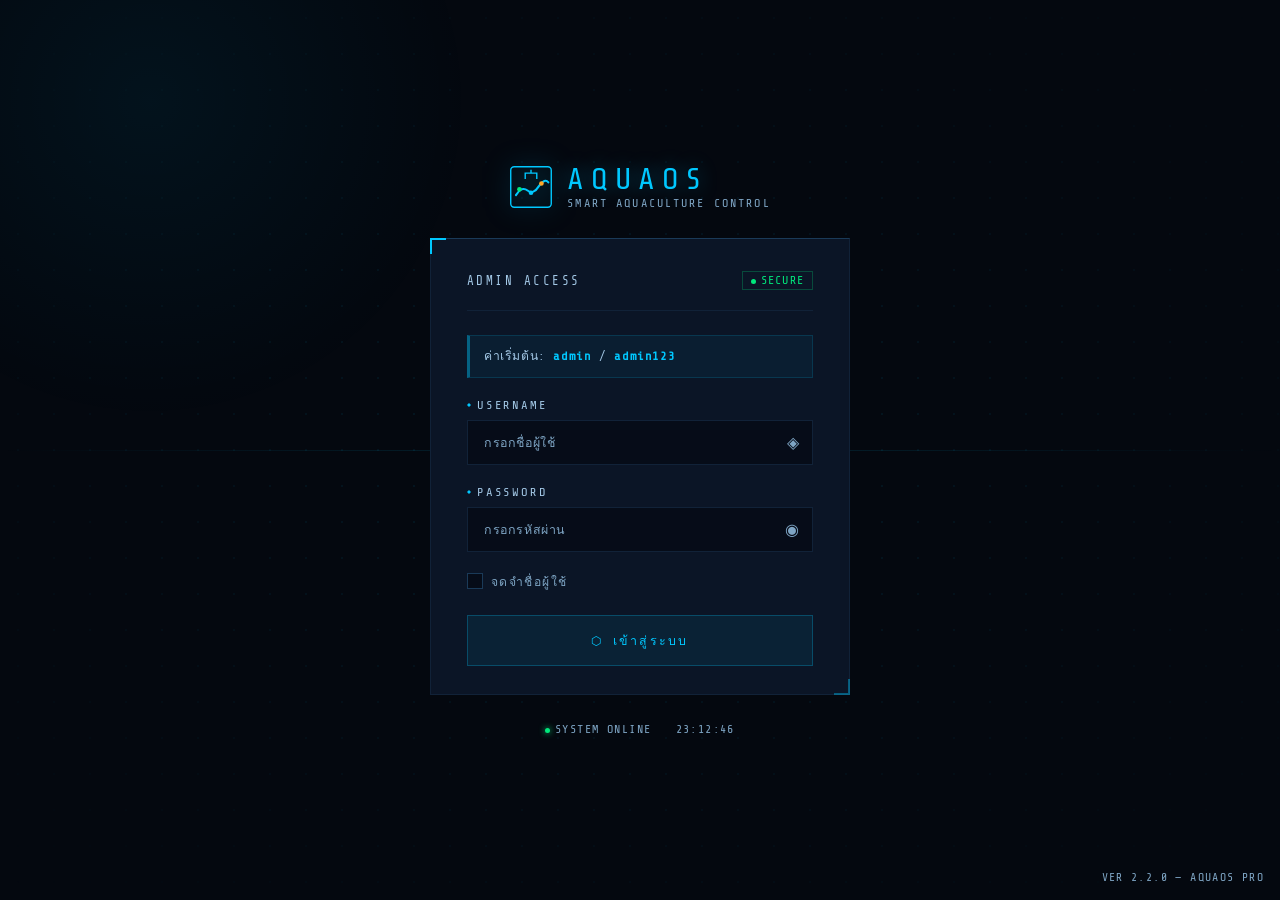
<file: admin/report.html>
<!DOCTYPE html>
<html lang="th">
<head>
<meta charset="UTF-8">
<meta name="viewport" content="width=device-width, initial-scale=1.0">
<title>AquaOS Pro — Summary Report</title>
<script>
// ── Auth Guard ──
(function() {
  var token = sessionStorage.getItem('aquaos_token');
  var user  = sessionStorage.getItem('aquaos_user');
  if (!token || !user) {
    window.location.replace('login.html');
  }
})();
</script>
<link rel="stylesheet" href="../static/style.css">
<style>
/* ═══════════════════════════════════════════════════
   REPORT PAGE — LOCAL OVERRIDES
   ═══════════════════════════════════════════════════ */

.rp-period-bar {
  display: flex;
  align-items: center;
  gap: var(--sp-3);
  background: var(--bg-card);
  border: 1px solid var(--bdr-bright);
  border-radius: var(--radius-md);
  padding: 10px var(--sp-5);
  margin-bottom: var(--sp-5);
  flex-wrap: wrap;
}
.rp-period-bar .lbl {
  font-family: var(--f-mono);
  font-size: 0.72rem;
  color: var(--tx-lo);
  letter-spacing: 0.1em;
}
.rp-period-btn {
  font-family: var(--f-mono);
  font-size: 0.76rem;
  letter-spacing: 0.08em;
  padding: 6px 14px;
  border-radius: var(--radius-sm);
  border: 1px solid var(--bdr-bright);
  background: transparent;
  color: var(--tx-mid);
  cursor: pointer;
  transition: all 0.15s;
}
.rp-period-btn:hover { color: var(--tx-hi); border-color: var(--cyan-bdr); }
.rp-period-btn.active {
  background: var(--cyan-dim);
  border-color: var(--cyan-bdr);
  color: var(--cyan);
}
.rp-reload-btn {
  margin-left: auto;
  font-family: var(--f-mono);
  font-size: 0.76rem;
  letter-spacing: 0.08em;
  padding: 6px 16px;
  border-radius: var(--radius-sm);
  border: 1px solid var(--ok-bdr);
  background: var(--ok-bg);
  color: var(--ok);
  cursor: pointer;
  transition: background 0.15s;
}
.rp-reload-btn:hover { background: rgba(0,232,124,0.18); }

/* ── KPI cards ── */
.rp-kpi-grid {
  display: grid;
  grid-template-columns: repeat(auto-fit, minmax(210px, 1fr));
  gap: var(--sp-4);
  margin-bottom: var(--sp-6);
}
.rp-kpi {
  background: var(--bg-card);
  border: 1px solid var(--bdr-bright);
  border-radius: var(--radius-lg);
  padding: var(--sp-4) var(--sp-5);
  position: relative;
  overflow: hidden;
}
.rp-kpi::before {
  content: '';
  position: absolute;
  left: 0; top: 0; bottom: 0;
  width: 3px;
  background: var(--cyan);
}
.rp-kpi.ok::before    { background: var(--ok); }
.rp-kpi.warn::before  { background: var(--warn); }
.rp-kpi.alert::before { background: var(--alert); }

.rp-kpi-lbl {
  font-family: var(--f-mono);
  font-size: 0.7rem;
  color: var(--tx-lo);
  letter-spacing: 0.12em;
  text-transform: uppercase;
  margin-bottom: 6px;
}
.rp-kpi-val {
  font-family: var(--f-ui);
  font-weight: 700;
  font-size: 2.1rem;
  color: var(--tx-bright);
  line-height: 1.1;
}
.rp-kpi-sub {
  font-family: var(--f-mono);
  font-size: 0.72rem;
  color: var(--tx-mid);
  letter-spacing: 0.06em;
  margin-top: 4px;
}

/* ── Grid layout for 2 charts side-by-side ── */
.rp-chart-grid {
  display: grid;
  grid-template-columns: 1.6fr 1fr;
  gap: var(--sp-4);
  margin-bottom: var(--sp-4);
}
@media (max-width: 900px) {
  .rp-chart-grid { grid-template-columns: 1fr; }
}

.rp-chart-box {
  background: var(--bg-card);
  border: 1px solid var(--bdr-bright);
  border-radius: var(--radius-lg);
  overflow: hidden;
}
.rp-chart-head {
  padding: var(--sp-3) var(--sp-5);
  border-bottom: 1px solid var(--bdr);
  background: var(--bg-inset);
  display: flex;
  justify-content: space-between;
  align-items: center;
}
.rp-chart-title {
  font-family: var(--f-ui);
  font-weight: 600;
  font-size: 0.95rem;
  color: var(--tx-bright);
}
.rp-chart-sub {
  font-family: var(--f-mono);
  font-size: 0.7rem;
  color: var(--tx-lo);
  letter-spacing: 0.08em;
}
.rp-chart-body {
  padding: var(--sp-4) var(--sp-5);
}

canvas.rp-canvas {
  display: block;
  width: 100%;
  height: 260px;
}

/* ── Tank comparison table ── */
.rp-table {
  width: 100%;
  border-collapse: collapse;
  font-family: var(--f-mono);
  font-size: 0.8rem;
}
.rp-table th {
  text-align: left;
  padding: 10px 12px;
  background: var(--bg-inset);
  border-bottom: 1px solid var(--bdr-bright);
  color: var(--tx-lo);
  font-weight: 400;
  font-size: 0.7rem;
  letter-spacing: 0.1em;
  text-transform: uppercase;
}
.rp-table td {
  padding: 11px 12px;
  border-bottom: 1px solid var(--bdr);
  color: var(--tx-hi);
}
.rp-table tbody tr:hover { background: rgba(0,200,255,0.03); }
.rp-table tbody tr:last-child td { border-bottom: none; }
.rp-tank-name { color: var(--tx-bright); font-weight: 400; }
.rp-num-ok    { color: var(--ok); }
.rp-num-warn  { color: var(--warn); }
.rp-num-alert { color: var(--alert); }

/* ── Feeding ratio donut ── */
.rp-donut-wrap {
  display: flex;
  align-items: center;
  gap: var(--sp-5);
  padding: var(--sp-3) 0;
}
.rp-donut-legend {
  display: flex;
  flex-direction: column;
  gap: var(--sp-3);
  flex: 1;
}
.rp-legend-item {
  display: flex;
  align-items: center;
  gap: var(--sp-3);
  font-family: var(--f-mono);
  font-size: 0.82rem;
  color: var(--tx-mid);
}
.rp-legend-swatch {
  width: 12px;
  height: 12px;
  border-radius: 3px;
  flex-shrink: 0;
}
.rp-legend-val {
  margin-left: auto;
  color: var(--tx-bright);
  font-weight: 700;
}

/* ── Loading overlay ── */
.rp-loading {
  display: none;
  padding: var(--sp-8);
  text-align: center;
  font-family: var(--f-mono);
  font-size: 0.8rem;
  color: var(--tx-lo);
  letter-spacing: 0.1em;
}
.rp-loading.show { display: block; }
</style>
</head>
<body>

<!-- ── TOPBAR (เหมือนทุกหน้า) ── -->
<header class="topbar">
  <a href="index.html" class="tb-logo">
    <svg class="logo-svg" viewBox="0 0 38 38" fill="none">
      <rect x="1.5" y="1.5" width="35" height="35" rx="3" stroke="#00c8ff" stroke-width="1.2"/>
      <path d="M6 26 Q11 18 16 22 Q21 26 26 18 Q31 11 34 15" stroke="#00c8ff" stroke-width="1.8" fill="none" stroke-linecap="round"/>
      <circle cx="9"  cy="21" r="2" fill="#00e87c"/>
      <circle cx="19" cy="24" r="2" fill="#00c8ff"/>
      <circle cx="28" cy="16" r="2" fill="#ffa726"/>
      <path d="M14 12 L14 7 L24 7 L24 12" stroke="#00c8ff" stroke-width="1.2" fill="none"/>
      <path d="M19 7 L19 4" stroke="#00c8ff" stroke-width="1.2"/>
    </svg>
    <div class="tb-logo-text">
      <div class="logo-name">AQUAOS</div>
      <div class="logo-sub">SMART AQUACULTURE CONTROL</div>
    </div>
  </a>
  <nav class="tb-nav">
    <a href="index.html">DASHBOARD</a>
    <a href="history.html">HISTORY</a>
    <a href="alert_log.html">ALERTS</a>
    <a href="report.html" class="active">REPORT</a>
    <a href="settings.html">SETTINGS</a>
    <a href="simulator.html">SIMULATOR</a>
    <a href="device_health.html">DEVICE HEALTH</a>
  </nav>
</header>

<main class="main">
  <!-- Page header -->
  <div class="page-header">
    <div>
      <div class="page-title">รายงานสรุปภาพรวม</div>
      <div class="page-subtitle">SUMMARY REPORT — ALL TANKS</div>
    </div>
  </div>

  <!-- Period selector -->
  <div class="rp-period-bar">
    <span class="lbl">ช่วงเวลา :</span>
    <button class="rp-period-btn"         data-period="today">วันนี้</button>
    <button class="rp-period-btn active"  data-period="7d">7 วัน</button>
    <button class="rp-period-btn"         data-period="30d">30 วัน</button>
    <button class="rp-reload-btn" onclick="loadReport()">⟳ โหลดข้อมูลใหม่</button>
  </div>

  <!-- Loading state -->
  <div class="rp-loading" id="loading">⟳ กำลังโหลดข้อมูล...</div>

  <!-- KPI cards -->
  <div class="section-head">
    <span class="section-title">OVERVIEW</span>
    <span class="section-line"></span>
  </div>
  <div class="rp-kpi-grid" id="kpi-grid">
    <div class="rp-kpi">
      <div class="rp-kpi-lbl">ตู้ทั้งหมด</div>
      <div class="rp-kpi-val" id="kpi-total-tanks">—</div>
      <div class="rp-kpi-sub">TOTAL TANKS</div>
    </div>
    <div class="rp-kpi ok">
      <div class="rp-kpi-lbl">ตู้ Online</div>
      <div class="rp-kpi-val" id="kpi-online">—</div>
      <div class="rp-kpi-sub">ACTIVE NOW</div>
    </div>
    <div class="rp-kpi alert">
      <div class="rp-kpi-lbl">การแจ้งเตือน</div>
      <div class="rp-kpi-val" id="kpi-alerts">—</div>
      <div class="rp-kpi-sub" id="kpi-alerts-sub">IN PERIOD</div>
    </div>
    <div class="rp-kpi warn">
      <div class="rp-kpi-lbl">การให้อาหาร</div>
      <div class="rp-kpi-val" id="kpi-feeds">—</div>
      <div class="rp-kpi-sub" id="kpi-feeds-sub">EVENTS</div>
    </div>
    <div class="rp-kpi">
      <div class="rp-kpi-lbl">ข้อมูล sensor</div>
      <div class="rp-kpi-val" id="kpi-samples">—</div>
      <div class="rp-kpi-sub">SAMPLES</div>
    </div>
  </div>

  <!-- Chart row 1: Temperature comparison + Alert severity -->
  <div class="section-head">
    <span class="section-title">CHARTS</span>
    <span class="section-line"></span>
  </div>
  <div class="rp-chart-grid">
    <div class="rp-chart-box">
      <div class="rp-chart-head">
        <div>
          <div class="rp-chart-title">อุณหภูมิเฉลี่ยแต่ละตู้</div>
          <div class="rp-chart-sub">AVERAGE TEMPERATURE PER TANK (°C)</div>
        </div>
      </div>
      <div class="rp-chart-body">
        <canvas id="chart-temp" class="rp-canvas"></canvas>
      </div>
    </div>
    <div class="rp-chart-box">
      <div class="rp-chart-head">
        <div>
          <div class="rp-chart-title">การแจ้งเตือน</div>
          <div class="rp-chart-sub">ALERTS BY SEVERITY</div>
        </div>
      </div>
      <div class="rp-chart-body">
        <div class="rp-donut-wrap">
          <canvas id="chart-severity" width="140" height="140" style="flex-shrink:0;"></canvas>
          <div class="rp-donut-legend" id="severity-legend"></div>
        </div>
      </div>
    </div>
  </div>

  <!-- Chart row 2: Feeding auto vs manual -->
  <div class="rp-chart-box" style="margin-bottom:var(--sp-4);">
    <div class="rp-chart-head">
      <div>
        <div class="rp-chart-title">สัดส่วนการให้อาหาร</div>
        <div class="rp-chart-sub">FEEDING — AUTO vs MANUAL</div>
      </div>
    </div>
    <div class="rp-chart-body">
      <div class="rp-donut-wrap" style="gap:var(--sp-8);">
        <canvas id="chart-feeding" width="140" height="140" style="flex-shrink:0;"></canvas>
        <div class="rp-donut-legend" id="feeding-legend"></div>
      </div>
    </div>
  </div>

  <!-- Detailed tank table -->
  <div class="section-head">
    <span class="section-title">TANK DETAIL</span>
    <span class="section-line"></span>
  </div>
  <div class="rp-chart-box">
    <div class="rp-chart-head">
      <div>
        <div class="rp-chart-title">ตารางสรุปแต่ละตู้</div>
        <div class="rp-chart-sub">PER-TANK BREAKDOWN</div>
      </div>
    </div>
    <table class="rp-table" id="tank-table">
      <thead>
        <tr>
          <th>ตู้</th>
          <th>ชนิดปลา</th>
          <th>อุณหภูมิ (avg/min/max)</th>
          <th>pH (avg)</th>
          <th>ความขุ่น (avg)</th>
          <th>Samples</th>
          <th>Alerts</th>
        </tr>
      </thead>
      <tbody id="tank-tbody">
        <tr><td colspan="7" style="text-align:center;color:var(--tx-lo);padding:30px;">— กำลังโหลด —</td></tr>
      </tbody>
    </table>
  </div>
</main>

<footer class="statusbar">
  <div class="sb-item"><div class="sb-dot" style="background:var(--ok);"></div><span>SYSTEM ONLINE</span></div>
  <div class="sb-item" id="sb-page-info">REPORT</div>
  <div class="sb-item">VER 2.2.0</div>
  <div class="sb-right" id="sb-time">—</div>
</footer>

<script>
/* ═══════════════════════════════════════════════════
   REPORT ENGINE — ใช้ API เดิม ไม่แตะ DB
═══════════════════════════════════════════════════ */

const API_BASE = localStorage.getItem('aquaos_api_base') || '../api';
const COLORS = {
  cyan:   '#00c8ff',
  ok:     '#00e87c',
  warn:   '#ffa726',
  alert:  '#ff3d3d',
  muted:  '#2a4a64',
  bdr:    '#1a3a58',
  text:   '#6a9ec0',
};

let currentPeriod = '7d';

/* ── Clock ── */
function tickClock() {
  const d = new Date();
  const pad = n => String(n).padStart(2, '0');
  document.getElementById('sb-time').textContent =
    `${pad(d.getHours())}:${pad(d.getMinutes())}:${pad(d.getSeconds())}`;
}
tickClock();
setInterval(tickClock, 1000);

/* ── Period switcher ── */
document.querySelectorAll('.rp-period-btn').forEach(btn => {
  btn.addEventListener('click', () => {
    document.querySelectorAll('.rp-period-btn').forEach(b => b.classList.remove('active'));
    btn.classList.add('active');
    currentPeriod = btn.dataset.period;
    loadReport();
  });
});

/* ── Main load ── */
async function loadReport() {
  document.getElementById('loading').classList.add('show');
  try {
    // Fetch 3 APIs in parallel
    const [statsRes, latestRes, eventsRes] = await Promise.all([
      fetch(`${API_BASE}/get_stats.php?all_tanks=1&period=${currentPeriod}`).then(r => r.json()),
      fetch(`${API_BASE}/get_latest.php`).then(r => r.json()),
      fetch(`${API_BASE}/get_events.php?limit=500&hours=${periodHours(currentPeriod)}`).then(r => r.json()),
    ]);

    renderKPI(statsRes, latestRes, eventsRes);
    renderTempChart(statsRes.data || []);
    renderSeverity(eventsRes.stats?.by_severity || {});
    renderFeeding(eventsRes.events || []);
    renderTable(statsRes.data || []);
  } catch (e) {
    console.error('Report load error:', e);
    alert('โหลดข้อมูลไม่สำเร็จ: ' + e.message);
  } finally {
    document.getElementById('loading').classList.remove('show');
  }
}

function periodHours(p) {
  if (p === 'today') return 24;
  if (p === '7d')    return 24 * 7;
  if (p === '30d')   return 24 * 30;
  return 24 * 7;
}

/* ── KPI ── */
function renderKPI(stats, latest, events) {
  const data = stats.data || [];
  const tanks = latest.data || [];
  const onlineCount = tanks.filter(t => t.status === 'online').length;
  const totalSamples = data.reduce((s, t) => s + (t.sample_count || 0), 0);
  const totalAlerts  = data.reduce((s, t) => s + (t.alert_count  || 0), 0);
  const feedCount    = (events.events || []).filter(e => e.event_type === 'feeding_done').length;

  const periodLabel = { today: '24 ชั่วโมง', '7d': '7 วัน', '30d': '30 วัน' }[currentPeriod] || '';

  document.getElementById('kpi-total-tanks').textContent = tanks.length;
  document.getElementById('kpi-online').textContent      = `${onlineCount}/${tanks.length}`;
  document.getElementById('kpi-alerts').textContent      = totalAlerts;
  document.getElementById('kpi-alerts-sub').textContent  = `ใน ${periodLabel}`;
  document.getElementById('kpi-feeds').textContent       = feedCount;
  document.getElementById('kpi-feeds-sub').textContent   = `ใน ${periodLabel}`;
  document.getElementById('kpi-samples').textContent     = totalSamples.toLocaleString();
}

/* ── Temperature bar chart ── */
function renderTempChart(tanks) {
  const canvas = document.getElementById('chart-temp');
  const ctx = canvas.getContext('2d');
  const dpr = window.devicePixelRatio || 1;
  const W = canvas.clientWidth;
  const H = canvas.clientHeight;
  canvas.width  = W * dpr;
  canvas.height = H * dpr;
  ctx.scale(dpr, dpr);
  ctx.clearRect(0, 0, W, H);

  if (!tanks.length) {
    ctx.fillStyle = COLORS.text;
    ctx.font = '12px "Share Tech Mono"';
    ctx.textAlign = 'center';
    ctx.fillText('ไม่มีข้อมูล', W / 2, H / 2);
    return;
  }

  const values = tanks.map(t => t.temperature?.avg || 0);
  const max = Math.max(...values, 35);
  const min = Math.min(...values.filter(v => v > 0), 20);
  const pad = { l: 40, r: 20, t: 20, b: 50 };
  const cw = W - pad.l - pad.r;
  const ch = H - pad.t - pad.b;
  const barW = cw / tanks.length * 0.6;
  const gap  = cw / tanks.length * 0.4;

  // Grid lines
  ctx.strokeStyle = COLORS.bdr;
  ctx.lineWidth = 1;
  ctx.fillStyle = COLORS.muted;
  ctx.font = '10px "Share Tech Mono"';
  ctx.textAlign = 'right';
  for (let i = 0; i <= 4; i++) {
    const y = pad.t + (ch / 4) * i;
    const val = (max - ((max - min) / 4) * i).toFixed(0);
    ctx.beginPath();
    ctx.moveTo(pad.l, y);
    ctx.lineTo(W - pad.r, y);
    ctx.stroke();
    ctx.fillText(val + '°', pad.l - 6, y + 3);
  }

  // Bars
  tanks.forEach((t, i) => {
    const v = t.temperature?.avg || 0;
    if (v <= 0) return;
    const h = ((v - min) / (max - min)) * ch;
    const x = pad.l + (cw / tanks.length) * i + gap / 2;
    const y = pad.t + ch - h;

    // Color by target range
    const tgt  = t.target_temp || 28;
    const diff = Math.abs(v - tgt);
    let color = COLORS.ok;
    if (diff > 3)      color = COLORS.alert;
    else if (diff > 1.5) color = COLORS.warn;

    // Bar fill (gradient)
    const grad = ctx.createLinearGradient(0, y, 0, y + h);
    grad.addColorStop(0, color);
    grad.addColorStop(1, color + '44');
    ctx.fillStyle = grad;
    ctx.fillRect(x, y, barW, h);

    // Value on top
    ctx.fillStyle = COLORS.text;
    ctx.textAlign = 'center';
    ctx.font = 'bold 11px "Share Tech Mono"';
    ctx.fillText(v.toFixed(1), x + barW / 2, y - 6);

    // Label bottom
    ctx.fillStyle = COLORS.text;
    ctx.font = '10px "Share Tech Mono"';
    const label = (t.tank_name || '').split(' ')[0] + ' ' + ((t.tank_name || '').split(' ')[1] || '');
    ctx.fillText(label, x + barW / 2, pad.t + ch + 16);
    ctx.fillStyle = COLORS.muted;
    ctx.font = '9px "Share Tech Mono"';
    ctx.fillText(t.species || '', x + barW / 2, pad.t + ch + 30);
  });
}

/* ── Severity donut ── */
function renderSeverity(bySev) {
  const items = [
    { key: 'critical', label: 'Critical', color: COLORS.alert },
    { key: 'warning',  label: 'Warning',  color: COLORS.warn  },
    { key: 'info',     label: 'Info',     color: COLORS.ok    },
  ];
  const total = items.reduce((s, it) => s + (bySev[it.key] || 0), 0);
  drawDonut('chart-severity', items.map(it => ({ value: bySev[it.key] || 0, color: it.color })));

  const legend = document.getElementById('severity-legend');
  legend.innerHTML = items.map(it => {
    const n = bySev[it.key] || 0;
    const pct = total ? ((n / total) * 100).toFixed(0) : 0;
    return `
      <div class="rp-legend-item">
        <span class="rp-legend-swatch" style="background:${it.color};"></span>
        <span>${it.label}</span>
        <span class="rp-legend-val">${n} <span style="color:var(--tx-lo);font-weight:400;">(${pct}%)</span></span>
      </div>
    `;
  }).join('');
  if (total === 0) {
    legend.innerHTML += `<div style="color:var(--tx-lo);font-size:0.75rem;margin-top:6px;">— ยังไม่มีการแจ้งเตือน —</div>`;
  }
}

/* ── Feeding auto vs manual donut ── */
function renderFeeding(events) {
  const feeds = events.filter(e => e.event_type === 'feeding_done');
  let auto = 0, manual = 0, unknown = 0;
  feeds.forEach(e => {
    // จาก detail ดูว่า auto/manual (หรือถ้าไม่มี field ให้เดา)
    const d = (e.detail || '').toLowerCase();
    if (d.includes('auto') || d.includes('อัตโนมัติ')) auto++;
    else if (d.includes('manual') || d.includes('เพิ่มเติม')) manual++;
    else unknown++;
  });
  const total = auto + manual + unknown;

  const items = [
    { label: 'อัตโนมัติ', value: auto,    color: COLORS.cyan },
    { label: 'ด้วยตนเอง', value: manual, color: COLORS.warn  },
  ];
  if (unknown > 0) items.push({ label: 'ไม่ระบุ', value: unknown, color: COLORS.muted });

  drawDonut('chart-feeding', items.map(it => ({ value: it.value, color: it.color })));

  const legend = document.getElementById('feeding-legend');
  legend.innerHTML = items.map(it => {
    const pct = total ? ((it.value / total) * 100).toFixed(0) : 0;
    return `
      <div class="rp-legend-item">
        <span class="rp-legend-swatch" style="background:${it.color};"></span>
        <span>${it.label}</span>
        <span class="rp-legend-val">${it.value} <span style="color:var(--tx-lo);font-weight:400;">(${pct}%)</span></span>
      </div>
    `;
  }).join('');
  if (total === 0) {
    legend.innerHTML = `<div style="color:var(--tx-lo);font-size:0.82rem;">— ยังไม่มีการให้อาหารในช่วงนี้ —</div>`;
  }
}

/* ── Generic donut drawer ── */
function drawDonut(canvasId, segments) {
  const canvas = document.getElementById(canvasId);
  const ctx = canvas.getContext('2d');
  const dpr = window.devicePixelRatio || 1;
  const W = canvas.width = 140 * dpr;
  const H = canvas.height = 140 * dpr;
  canvas.style.width  = '140px';
  canvas.style.height = '140px';
  ctx.scale(dpr, dpr);
  ctx.clearRect(0, 0, 140, 140);

  const cx = 70, cy = 70, r = 55, thickness = 18;
  const total = segments.reduce((s, seg) => s + seg.value, 0);

  if (total === 0) {
    ctx.strokeStyle = COLORS.bdr;
    ctx.lineWidth = thickness;
    ctx.beginPath();
    ctx.arc(cx, cy, r, 0, Math.PI * 2);
    ctx.stroke();
    ctx.fillStyle = COLORS.muted;
    ctx.font = '11px "Share Tech Mono"';
    ctx.textAlign = 'center';
    ctx.fillText('N/A', cx, cy + 4);
    return;
  }

  let angle = -Math.PI / 2;
  segments.forEach(seg => {
    if (seg.value === 0) return;
    const sweep = (seg.value / total) * Math.PI * 2;
    ctx.strokeStyle = seg.color;
    ctx.lineWidth = thickness;
    ctx.lineCap = 'butt';
    ctx.beginPath();
    ctx.arc(cx, cy, r, angle, angle + sweep);
    ctx.stroke();
    angle += sweep;
  });

  // Center number
  ctx.fillStyle = COLORS.text;
  ctx.font = 'bold 22px "Exo 2"';
  ctx.textAlign = 'center';
  ctx.fillText(total, cx, cy + 2);
  ctx.fillStyle = COLORS.muted;
  ctx.font = '9px "Share Tech Mono"';
  ctx.fillText('TOTAL', cx, cy + 18);
}

/* ── Tank table ── */
function renderTable(tanks) {
  const tbody = document.getElementById('tank-tbody');
  if (!tanks.length) {
    tbody.innerHTML = `<tr><td colspan="7" style="text-align:center;color:var(--tx-lo);padding:30px;">— ไม่มีข้อมูล —</td></tr>`;
    return;
  }

  tbody.innerHTML = tanks.map(t => {
    const tmp = t.temperature || {};
    const ph  = t.ph_level    || {};
    const tur = t.turbidity   || {};
    const alerts = t.alert_count || 0;

    let aClass = 'rp-num-ok';
    if (alerts > 10)     aClass = 'rp-num-alert';
    else if (alerts > 3) aClass = 'rp-num-warn';

    return `
      <tr>
        <td class="rp-tank-name">${escape(t.tank_name || '—')}</td>
        <td>${escape(t.species || '—')}</td>
        <td>
          <span class="rp-num-ok">${fmt(tmp.avg)}°</span>
          <span style="color:var(--tx-lo);">/ ${fmt(tmp.min)}° / ${fmt(tmp.max)}°</span>
        </td>
        <td>${fmt(ph.avg, 2)}</td>
        <td>${fmt(tur.avg)} NTU</td>
        <td>${(t.sample_count || 0).toLocaleString()}</td>
        <td class="${aClass}">${alerts}</td>
      </tr>
    `;
  }).join('');
}

function fmt(v, dp = 1) {
  if (v == null || isNaN(v) || v === 0) return '—';
  return Number(v).toFixed(dp);
}
function escape(s) {
  return String(s).replace(/[&<>"']/g, c => ({ '&': '&amp;', '<': '&lt;', '>': '&gt;', '"': '&quot;', "'": '&#39;' }[c]));
}

/* ── Init ── */
loadReport();

// Redraw charts on resize
let resizeTimer;
window.addEventListener('resize', () => {
  clearTimeout(resizeTimer);
  resizeTimer = setTimeout(loadReport, 300);
});
</script>
</body>
</html>
</file>
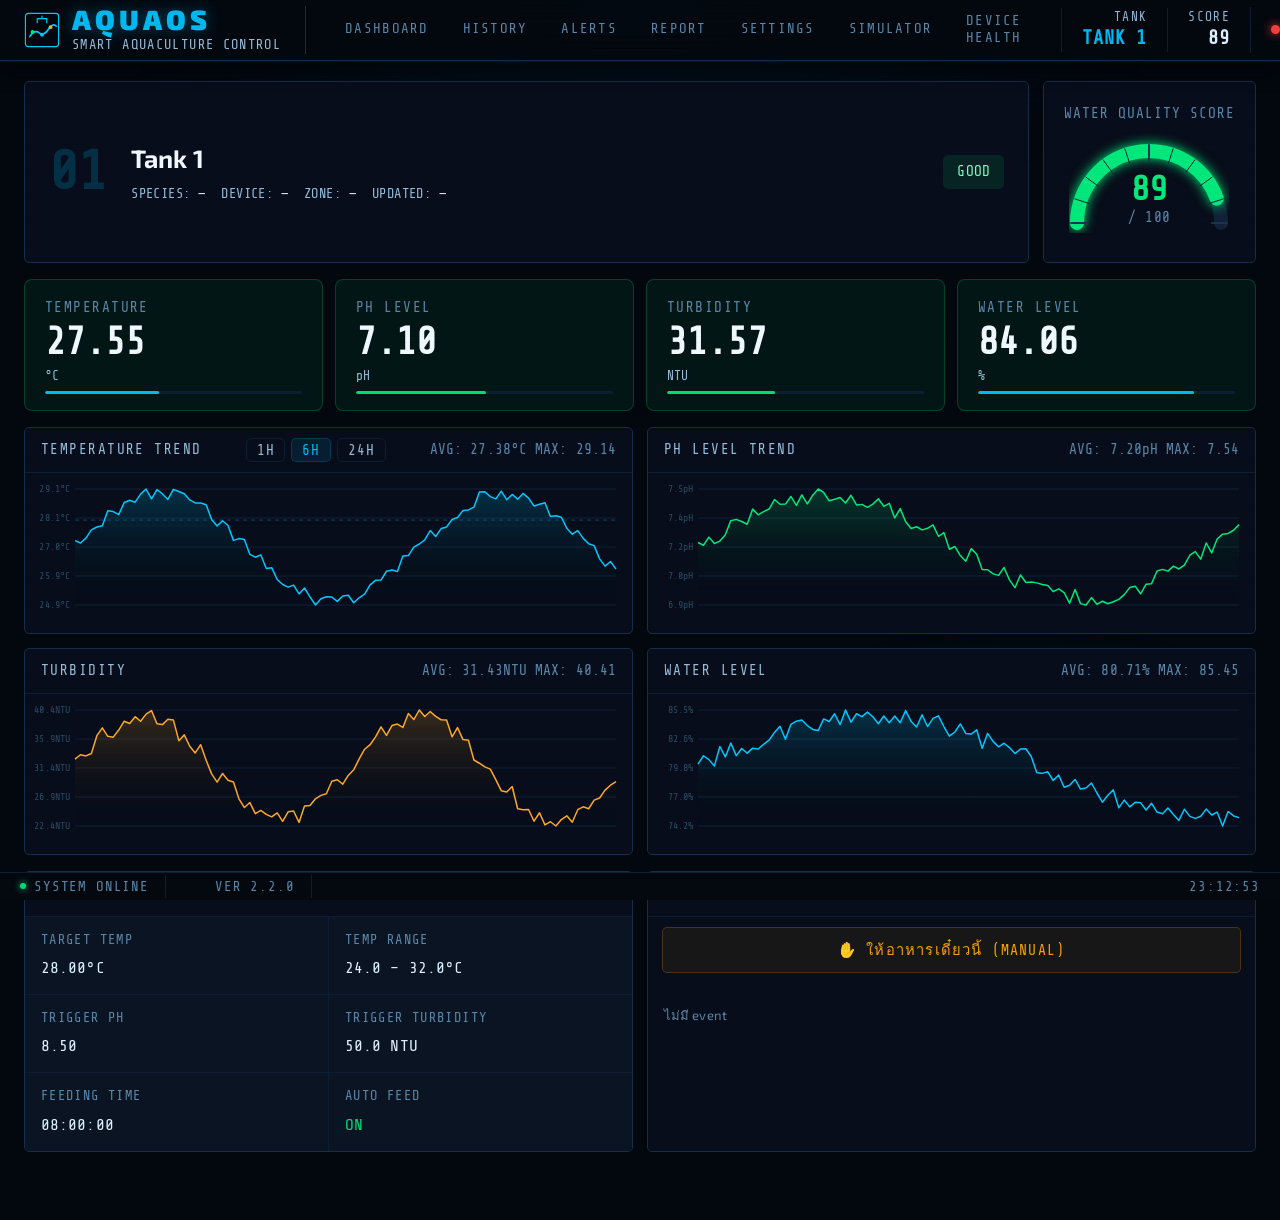
<file: admin/tank_detail.html>
<!DOCTYPE html>
<html lang="th">
<head>
<meta charset="UTF-8">
<meta name="viewport" content="width=device-width, initial-scale=1.0">
<title>AquaOS Pro — Tank Detail</title>
<link rel="stylesheet" href="../static/style.css">
<style>
/* Manual Feed Button */
.feed-btn-wrap { display:flex; gap:8px; margin-bottom:12px; }
.feed-now-btn {
  flex:1; font-family:var(--f-mono); font-size:0.82rem; letter-spacing:0.08em;
  padding:10px 14px; border-radius:var(--radius-sm);
  border:1px solid var(--warn-bdr); background:var(--warn-bg); color:var(--warn);
  cursor:pointer; transition:background 0.15s;
}
.feed-now-btn:hover { background:rgba(255,167,38,0.18); }
.feed-now-btn:disabled { opacity:0.5; cursor:not-allowed; }

/* Feed Modal */
.feed-modal-bg {
  display:none; position:fixed; inset:0; background:rgba(0,0,0,0.7);
  z-index:9999; align-items:center; justify-content:center;
}
.feed-modal-bg.show { display:flex; }
.feed-modal {
  background:var(--bg-card); border:1px solid var(--cyan-bdr);
  border-radius:var(--radius-lg); padding:24px; min-width:340px; max-width:420px;
}
.feed-modal h3 {
  font-family:var(--f-ui); font-size:1.1rem; color:var(--tx-bright);
  margin-bottom:6px;
}
.feed-modal .sub {
  font-family:var(--f-mono); font-size:0.72rem; color:var(--tx-lo);
  letter-spacing:0.1em; margin-bottom:18px;
}
.feed-modal label {
  display:block; font-family:var(--f-mono); font-size:0.72rem;
  color:var(--tx-mid); letter-spacing:0.08em; margin-bottom:6px;
}
.feed-modal input {
  width:100%; font-family:var(--f-mono); font-size:1.1rem;
  background:var(--bg-inset); border:1px solid var(--bdr-bright); color:var(--tx-hi);
  padding:10px 12px; border-radius:var(--radius-sm); outline:none;
  margin-bottom:16px;
}
.feed-modal input:focus { border-color:var(--cyan); }
.feed-modal-actions { display:flex; gap:10px; }
.feed-modal button {
  flex:1; font-family:var(--f-mono); font-size:0.82rem; letter-spacing:0.08em;
  padding:10px; border-radius:var(--radius-sm); cursor:pointer;
}
.feed-btn-confirm { border:1px solid var(--ok-bdr); background:var(--ok-bg); color:var(--ok); }
.feed-btn-confirm:hover { background:rgba(0,232,124,0.2); }
.feed-btn-cancel  { border:1px solid var(--bdr-bright); background:transparent; color:var(--tx-mid); }
.feed-btn-cancel:hover { color:var(--tx-hi); }
</style>
</head>
<body>
<header class="topbar">
  <a href="index.html" class="tb-logo">
    <svg class="logo-svg" viewBox="0 0 38 38" fill="none">
      <rect x="1.5" y="1.5" width="35" height="35" rx="3" stroke="#00c8ff" stroke-width="1.2"/>
      <path d="M6 26 Q11 18 16 22 Q21 26 26 18 Q31 11 34 15" stroke="#00c8ff" stroke-width="1.8" fill="none" stroke-linecap="round"/>
      <circle cx="9"  cy="21" r="2" fill="#00e87c"/>
      <circle cx="19" cy="24" r="2" fill="#00c8ff"/>
      <circle cx="28" cy="16" r="2" fill="#ffa726"/>
      <path d="M14 12 L14 7 L24 7 L24 12" stroke="#00c8ff" stroke-width="1.2" fill="none"/>
      <path d="M19 7 L19 4" stroke="#00c8ff" stroke-width="1.2"/>
    </svg>
    <div class="tb-logo-text">
      <div class="logo-name">AQUAOS</div>
      <div class="logo-sub">SMART AQUACULTURE CONTROL</div>
    </div>
  </a>

  <nav class="tb-nav">
    <a href="index.html">DASHBOARD</a>
    <a href="history.html">HISTORY</a>
    <a href="alert_log.html">ALERTS</a>
    <a href="report.html">REPORT</a>
    <a href="settings.html">SETTINGS</a>
    <a href="simulator.html">SIMULATOR</a>
    <a href="device_health.html">DEVICE HEALTH</a>
  </nav>

  <div class="tb-stats">
    <div class="tb-stat">
      <span class="tb-stat-label">TANK</span>
      <span class="tb-stat-val text-cyan" id="tb-tank-name">—</span>
    </div>
    <div class="tb-stat">
      <span class="tb-stat-label">SCORE</span>
      <span class="tb-stat-val" id="hdr-score">—</span>
    </div>
    <div class="tb-sync">
      <div class="sync-dot" id="sync-dot"></div>
      <div class="flex-col" style="align-items:flex-start;">
        <span class="sync-label" id="sync-label">LIVE</span>
        <span class="sync-time" id="sync-time">—</span>
      </div>
    </div>
  </div>
</header>

<main class="main">

  <!-- HERO -->
  <div class="detail-header">
    <div class="tank-hero">
      <div class="tank-hero-id" id="hero-id">01</div>
      <div class="tank-hero-info">
        <div class="tank-hero-name" id="hero-name">Loading...</div>
        <div class="tank-hero-meta">
          <span>SPECIES: <span class="text-hi" id="hero-species">—</span></span>
          <span>DEVICE: <span class="text-hi" id="hero-device">—</span></span>
          <span>ZONE: <span class="text-hi" id="hero-zone">—</span></span>
          <span>UPDATED: <span class="text-hi" id="hero-ts">—</span></span>
        </div>
      </div>
      <span class="tank-hero-badge badge-normal" id="hero-badge">NORMAL</span>
    </div>
    <div class="score-card-detail">
      <span class="score-label-d">WATER QUALITY SCORE</span>
      <div class="score-wrap-d">
        <canvas id="score-canvas" width="160" height="100"></canvas>
        <div class="score-num-d">
          <div class="score-num-val-d text-ok" id="score-val">—</div>
          <div class="score-num-unit-d">/ 100</div>
        </div>
      </div>
    </div>
  </div>

  <!-- METRIC GRID -->
  <div class="metric-grid-d">
    <div class="metric-big" id="mb-temp"><div class="metric-big-label">TEMPERATURE</div><div class="metric-big-val" id="mb-temp-val">—</div><div class="metric-big-unit">°C</div><div class="metric-big-bar"><div class="metric-big-bar-fill" id="mb-temp-bar" style="width:0%;background:var(--cyan)"></div></div></div>
    <div class="metric-big" id="mb-ph"><div class="metric-big-label">PH LEVEL</div><div class="metric-big-val" id="mb-ph-val">—</div><div class="metric-big-unit">pH</div><div class="metric-big-bar"><div class="metric-big-bar-fill" id="mb-ph-bar" style="width:0%;background:var(--ok)"></div></div></div>
    <div class="metric-big" id="mb-turb"><div class="metric-big-label">TURBIDITY</div><div class="metric-big-val" id="mb-turb-val">—</div><div class="metric-big-unit">NTU</div><div class="metric-big-bar"><div class="metric-big-bar-fill" id="mb-turb-bar" style="width:0%;background:var(--warn)"></div></div></div>
    <div class="metric-big" id="mb-water"><div class="metric-big-label">WATER LEVEL</div><div class="metric-big-val" id="mb-water-val">—</div><div class="metric-big-unit">%</div><div class="metric-big-bar"><div class="metric-big-bar-fill" id="mb-water-bar" style="width:0%;background:var(--cyan)"></div></div></div>
  </div>

  <!-- CHARTS -->
  <div class="charts-grid-d">
    <div class="chart-panel-d">
      <div class="chart-panel-head-d">
        <span class="chart-panel-title-d">TEMPERATURE TREND</span>
        <div class="period-tabs" id="period-tabs">
          <button class="period-tab" onclick="setPeriod('1h')">1H</button>
          <button class="period-tab active" onclick="setPeriod('6h')">6H</button>
          <button class="period-tab" onclick="setPeriod('24h')">24H</button>
        </div>
        <span class="chart-panel-stat-d" id="chart-temp-stat">—</span>
      </div>
      <canvas class="chart-cv" id="cv-temp"></canvas>
    </div>
    <div class="chart-panel-d">
      <div class="chart-panel-head-d"><span class="chart-panel-title-d">PH LEVEL TREND</span><span class="chart-panel-stat-d" id="chart-ph-stat">—</span></div>
      <canvas class="chart-cv" id="cv-ph"></canvas>
    </div>
    <div class="chart-panel-d">
      <div class="chart-panel-head-d"><span class="chart-panel-title-d">TURBIDITY</span><span class="chart-panel-stat-d" id="chart-turb-stat">—</span></div>
      <canvas class="chart-cv" id="cv-turb"></canvas>
    </div>
    <div class="chart-panel-d">
      <div class="chart-panel-head-d"><span class="chart-panel-title-d">WATER LEVEL</span><span class="chart-panel-stat-d" id="chart-water-stat">—</span></div>
      <canvas class="chart-cv" id="cv-water"></canvas>
    </div>
  </div>

  <!-- BOTTOM -->
  <div class="bottom-grid-d">
    <div class="settings-panel-d">
      <div class="panel-head-d"><span class="panel-title-d">SETTINGS SUMMARY</span></div>
      <div class="settings-inner-grid">
        <div class="setting-item"><div class="setting-item-label">TARGET TEMP</div><div class="setting-item-val" id="s-target">—°C</div></div>
        <div class="setting-item"><div class="setting-item-label">TEMP RANGE</div><div class="setting-item-val" id="s-range">—</div></div>
        <div class="setting-item"><div class="setting-item-label">TRIGGER pH</div><div class="setting-item-val" id="s-ph">—</div></div>
        <div class="setting-item"><div class="setting-item-label">TRIGGER TURBIDITY</div><div class="setting-item-val" id="s-turb">— NTU</div></div>
        <div class="setting-item"><div class="setting-item-label">FEEDING TIME</div><div class="setting-item-val" id="s-feed-time">—</div></div>
        <div class="setting-item"><div class="setting-item-label">AUTO FEED</div><div class="setting-item-val" id="s-auto-feed">—</div></div>
      </div>
    </div>
    <div class="event-panel-d">
      <div class="panel-head-d"><span class="panel-title-d">RECENT EVENTS</span></div>
      <div class="feed-btn-wrap" style="padding:10px 14px;">
        <button class="feed-now-btn" id="feed-now-btn" onclick="openFeedModal()">✋ ให้อาหารเดี๋ยวนี้ (MANUAL)</button>
      </div>
      <div class="ev-list" id="ev-list">
        <div class="ev-item"><span class="text-muted text-xs">Loading...</span></div>
      </div>
    </div>
  </div>

</main>

<div class="toast-container" id="toast-container"></div>

<footer class="statusbar">
  <div class="sb-item"><div class="sb-dot" id="sb-dot"></div><span id="sb-conn">SYSTEM ONLINE</span></div>
  <div class="sb-item" id="sb-page-info"></div>
  <div class="sb-item">VER 2.2.0</div>
  <div class="sb-right" id="sb-time">—</div>
</footer>

<script>
const params  = new URLSearchParams(location.search);
const TANK_ID = parseInt(params.get('tank_id') || '1');
const API_BASE= params.get('api') || '../api';
const CFG = { LATEST_URL:`${API_BASE}/get_latest.php`, HISTORY_URL:`${API_BASE}/get_history.php`, EVENTS_URL:`${API_BASE}/get_events.php`, POLL_MS:3000, HIST_HOURS:6 };
const STATE = { latest:null, history:[], events:[], settings:null, pollTimer:null };
let isFetching = false;

async function fetchAll(){
  if(isFetching)return; isFetching=true;
  try{
    const[latRes,histRes,evRes]=await Promise.allSettled([fetch(`${CFG.LATEST_URL}?tank_id=${TANK_ID}`,{cache:'no-store'}).then(r=>r.json()),fetch(`${CFG.HISTORY_URL}?tank_id=${TANK_ID}&hours=${CFG.HIST_HOURS}&limit=200`,{cache:'no-store'}).then(r=>r.json()),fetch(`${CFG.EVENTS_URL}?tank_id=${TANK_ID}&limit=30`,{cache:'no-store'}).then(r=>r.json())]);
    let useMock=false;
    if(latRes.status==='fulfilled'&&latRes.value.success&&latRes.value.data?.length){const tank=latRes.value.data[0];STATE.latest=tank.latest_sensor;STATE.settings=tank.settings;renderHero(tank);}else useMock=true;
    if(histRes.status==='fulfilled'&&histRes.value.success)STATE.history=histRes.value.logs||[];else STATE.history=generateMockHistory(100,CFG.HIST_HOURS);
    if(evRes.status==='fulfilled'&&evRes.value.success)STATE.events=evRes.value.events||[];else STATE.events=[];
    setSync(useMock?'error':'ok');
    if(useMock&&!STATE.latest){STATE.latest=mockLatest();STATE.settings=mockSettings();renderHeroMock();}
    renderAll();
  }catch(e){setSync('error');STATE.latest=mockLatest();STATE.settings=mockSettings();STATE.history=generateMockHistory(100,CFG.HIST_HOURS);renderAll();}
  finally{isFetching=false;}
}
function mockLatest(){return{temperature:27.5+(Math.random()-.5)*2,ph_level:7.2+(Math.random()-.5)*.4,turbidity:30+Math.random()*10,water_level:80+Math.random()*10,recorded_at:new Date().toISOString()};}
function mockSettings(){return{target_temp:28,min_temp:24,max_temp:32,trigger_ph:8.5,trigger_turbidity:50,feeding_time:'08:00:00',feeding_amount:250,auto_feed_status:'on'};}
function generateMockHistory(count,hours){const now=Date.now(),step=(hours*3600000)/count;return Array.from({length:count},(_,i)=>({recorded_at:new Date(now-(count-i)*step).toISOString().slice(0,19).replace('T',' '),temperature:27+Math.sin(i/10)*2+(Math.random()-.5)*.5,ph_level:7.2+Math.sin(i/15)*.3+(Math.random()-.5)*.1,turbidity:30+Math.sin(i/8)*8+Math.random()*3,water_level:80+Math.sin(i/20)*5+(Math.random()-.5)*2}));}
function renderHeroMock(){setText('tb-tank-name',`TANK ${TANK_ID}`);setText('hero-id',String(TANK_ID).padStart(2,'0'));setText('hero-name',`Tank ${TANK_ID}`);setText('hero-species','—');}
function renderHero(tank){
  const spi=document.getElementById('sb-page-info');if(spi)spi.textContent='TANK '+TANK_ID;
const name=tank.tank_name||`Tank ${TANK_ID}`;setText('tb-tank-name',name);setText('hero-id',String(TANK_ID).padStart(2,'0'));setText('hero-name',name);const s=tank.latest_sensor;if(s)setText('hero-ts',fmtDateTime(s.recorded_at));}
function renderAll(){const s=STATE.latest,st=STATE.settings;if(!s)return;updateMetric('temp',s.temperature,st,'temp');updateMetric('ph',s.ph_level,st,'ph');updateMetric('turb',s.turbidity,st,'turb');updateMetric('water',s.water_level,st,'water');drawScoreGauge(calcScore(s,st));if(st){setText('s-target',`${st.target_temp?.toFixed(2)}°C`);setText('s-range',`${st.min_temp?.toFixed(1)} – ${st.max_temp?.toFixed(1)}°C`);setText('s-ph',st.trigger_ph?.toFixed(2));setText('s-turb',`${st.trigger_turbidity?.toFixed(1)} NTU`);setText('s-feed-time',st.feeding_time||'—');const afs=document.getElementById('s-auto-feed');if(afs){afs.textContent=(st.auto_feed_status||'—').toUpperCase();afs.style.color=st.auto_feed_status==='on'?'var(--ok)':'var(--tx-mid)';}}renderCharts();renderEvents();}
function updateMetric(key,val,st,algo){const card=document.getElementById(`mb-${key}`),valEl=document.getElementById(`mb-${key}-val`),barEl=document.getElementById(`mb-${key}-bar`);if(!card||!valEl)return;if(valEl.textContent!==val.toFixed(2))valEl.textContent=val.toFixed(2);let state='ok',pct=50;const d={min_temp:24,max_temp:32,trigger_ph:8.5,trigger_turbidity:50};const mn=st?.min_temp??d.min_temp,mx=st?.max_temp??d.max_temp,tph=st?.trigger_ph??d.trigger_ph,tturb=st?.trigger_turbidity??d.trigger_turbidity;if(algo==='temp'){if(val>mx||val<mn)state='alert';else if(val>mx-2)state='warn';pct=Math.min(100,Math.max(0,((val-mn)/(mx-mn))*100));if(barEl)barEl.style.background=state==='alert'?'var(--alert)':state==='warn'?'var(--warn)':'var(--cyan)';}else if(algo==='ph'){if(val>tph)state='alert';else if(val<6)state='warn';pct=Math.min(100,(val/14)*100);if(barEl)barEl.style.background=state==='alert'?'var(--alert)':state==='warn'?'var(--warn)':'var(--ok)';}else if(algo==='turb'){if(val>tturb)state='alert';else if(val>tturb*.8)state='warn';pct=Math.min(100,(val/(tturb*1.5))*100);if(barEl)barEl.style.background=state==='alert'?'var(--alert)':state==='warn'?'var(--warn)':'var(--ok)';}else if(algo==='water'){if(val<30)state='alert';else if(val<50)state='warn';pct=Math.min(100,val);if(barEl)barEl.style.background=state==='alert'?'var(--alert)':state==='warn'?'var(--warn)':'var(--cyan)';}const cls=`metric-big state-${state}`;if(card.className!==cls)card.className=cls;if(barEl)barEl.style.width=`${pct.toFixed(1)}%`;}
function calcScore(s,st){if(!s)return 0;const d={min_temp:24,max_temp:32,target_temp:28,trigger_ph:8.5,trigger_turbidity:50};const mn=st?.min_temp??d.min_temp,mx=st?.max_temp??d.max_temp,tgt=st?.target_temp??d.target_temp,tph=st?.trigger_ph??d.trigger_ph,tturb=st?.trigger_turbidity??d.trigger_turbidity;const tempScore=Math.max(0,100-(Math.abs(s.temperature-tgt)/((mx-mn)/2))*100);const phScore=s.ph_level<=tph?Math.min(100,100-Math.max(0,(s.ph_level-6)/(tph-6)-.7)*100/.3):0;const turbScore=s.turbidity<=tturb?Math.max(0,100-(s.turbidity/tturb)*100*.6):0;const waterScore=s.water_level>=80?100:s.water_level>=50?(s.water_level-50)/30*60+40:Math.max(0,s.water_level/50*40);return Math.min(100,Math.max(0,Math.round(tempScore*.35+phScore*.25+turbScore*.2+waterScore*.2)));}
function drawScoreGauge(score){
  const hs=document.getElementById('hdr-score');if(hs)hs.textContent=score;
const cv=document.getElementById('score-canvas');if(!cv)return;const ctx=cv.getContext('2d'),W=cv.width,H=cv.height,cx=W/2,cy=H-10,r=72;ctx.clearRect(0,0,W,H);ctx.beginPath();ctx.arc(cx,cy,r,Math.PI,0);ctx.strokeStyle='#112238';ctx.lineWidth=14;ctx.lineCap='round';ctx.stroke();const col=score>=80?'#00e87c':score>=60?'#ffa726':'#ff3d3d';ctx.beginPath();ctx.arc(cx,cy,r,Math.PI,Math.PI+Math.PI*(score/100));ctx.strokeStyle=col;ctx.lineWidth=14;ctx.shadowBlur=12;ctx.shadowColor=col;ctx.stroke();ctx.shadowBlur=0;for(let i=0;i<=10;i++){const a=Math.PI+(Math.PI*i/10);ctx.beginPath();ctx.moveTo(cx+Math.cos(a)*(r-9),cy+Math.sin(a)*(r-9));ctx.lineTo(cx+Math.cos(a)*(r+6),cy+Math.sin(a)*(r+6));ctx.strokeStyle=i%5===0?'#183450':'#0f1e30';ctx.lineWidth=i%5===0?2:1;ctx.stroke();}const valEl=document.getElementById('score-val');if(valEl){if(valEl.textContent!==String(score))valEl.textContent=score;valEl.style.color=col;}const badge=document.getElementById('hero-badge');if(badge){const level=score>=80?'normal':score>=60?'warning':'alert';const labels={normal:'GOOD',warning:'WARNING',alert:'CRITICAL'};badge.className=`tank-hero-badge badge-${level}`;badge.textContent=labels[level];}}

const CHART_COLORS={temp:{line:'#00c8ff',fill:'rgba(0,200,255,0.08)',ref:'rgba(0,200,255,0.3)'},ph:{line:'#00e87c',fill:'rgba(0,232,124,0.08)',ref:'rgba(0,232,124,0.3)'},turb:{line:'#ffa726',fill:'rgba(255,167,38,0.08)',ref:'rgba(255,167,38,0.3)'},water:{line:'#00c8ff',fill:'rgba(0,200,255,0.08)',ref:null}};
function renderCharts(){const logs=STATE.history;if(!logs.length)return;const keys=['temp','ph','turb','water'],fields={temp:'temperature',ph:'ph_level',turb:'turbidity',water:'water_level'},cvIds={temp:'cv-temp',ph:'cv-ph',turb:'cv-turb',water:'cv-water'},statIds={temp:'chart-temp-stat',ph:'chart-ph-stat',turb:'chart-turb-stat',water:'chart-water-stat'},units={temp:'°C',ph:'pH',turb:'NTU',water:'%'};const st=STATE.settings;
keys.forEach(key=>{const cv=document.getElementById(cvIds[key]);if(!cv)return;const dpr=window.devicePixelRatio||1,rect=cv.getBoundingClientRect();cv.width=Math.round(rect.width*dpr);cv.height=Math.round(rect.height*dpr);const ctx=cv.getContext('2d');ctx.scale(dpr,dpr);const W=rect.width,H=rect.height,pad={t:16,r:16,b:28,l:50},iW=W-pad.l-pad.r,iH=H-pad.t-pad.b;const vals=logs.map(l=>parseFloat(l[fields[key]])||0);const minV=Math.min(...vals),maxV=Math.max(...vals),range=maxV-minV||1;ctx.clearRect(0,0,W,H);ctx.strokeStyle='#112238';ctx.lineWidth=1;for(let i=0;i<=4;i++){const y=pad.t+(iH/4)*i;ctx.beginPath();ctx.moveTo(pad.l,y);ctx.lineTo(pad.l+iW,y);ctx.stroke();const lbl=(maxV-(range/4)*i).toFixed(1);ctx.fillStyle='#2a4a64';ctx.font=`10px 'Share Tech Mono'`;ctx.textAlign='right';ctx.fillText(lbl+units[key],pad.l-5,y+3);}
let refVal=null;if(key==='temp'&&st?.target_temp)refVal=st.target_temp;if(key==='ph'&&st?.trigger_ph)refVal=st.trigger_ph;if(key==='turb'&&st?.trigger_turbidity)refVal=st.trigger_turbidity;if(refVal!==null){const ry=pad.t+iH-((refVal-minV)/range)*iH;if(ry>=pad.t&&ry<=pad.t+iH){ctx.setLineDash([4,4]);ctx.strokeStyle=CHART_COLORS[key].ref;ctx.lineWidth=1;ctx.beginPath();ctx.moveTo(pad.l,ry);ctx.lineTo(pad.l+iW,ry);ctx.stroke();ctx.setLineDash([]);}}
const grad=ctx.createLinearGradient(0,pad.t,0,pad.t+iH);grad.addColorStop(0,CHART_COLORS[key].fill.replace('0.08','0.2'));grad.addColorStop(1,'transparent');ctx.beginPath();vals.forEach((v,i)=>{const x=pad.l+(i/(vals.length-1))*iW,y=pad.t+iH-((v-minV)/range)*iH;i===0?ctx.moveTo(x,y):ctx.lineTo(x,y);});ctx.lineTo(pad.l+iW,pad.t+iH);ctx.lineTo(pad.l,pad.t+iH);ctx.closePath();ctx.fillStyle=grad;ctx.fill();ctx.beginPath();vals.forEach((v,i)=>{const x=pad.l+(i/(vals.length-1))*iW,y=pad.t+iH-((v-minV)/range)*iH;i===0?ctx.moveTo(x,y):ctx.lineTo(x,y);});ctx.strokeStyle=CHART_COLORS[key].line;ctx.lineWidth=1.5;ctx.lineJoin='round';ctx.stroke();
const avg=vals.reduce((a,b)=>a+b,0)/vals.length;const stat=document.getElementById(statIds[key]);if(stat)stat.textContent=`AVG: ${avg.toFixed(2)}${units[key]}  MAX: ${maxV.toFixed(2)}`;});}

function renderEvents(){const list=document.getElementById('ev-list');if(!list)return;const evs=STATE.events;if(!evs.length){list.innerHTML='<div class="ev-item"><span class="text-muted text-xs">ไม่มี event</span></div>';return;}const sevMap=e=>{const t=(e.event_type||'').toLowerCase();if(t.includes('alert_temp')||t.includes('alert_ph')||t.includes('alert_turb'))return'd-alert';if(t.includes('alert'))return'd-warn';if(t==='normal')return'd-ok';return'd-info';};list.innerHTML=evs.slice(0,20).map(e=>`<div class="ev-item"><span class="ev-dot ${sevMap(e)}"></span><div class="ev-body"><div class="ev-type-lbl">${escHtml((e.event_type||'').replace(/_/g,' ').toUpperCase())}</div><div class="ev-detail-txt">${escHtml(e.event_detail||'')}</div></div><span class="ev-time">${fmtRelTime(e.created_at)}</span></div>`).join('');}
function setPeriod(p){const h={'1h':1,'6h':6,'24h':24};CFG.HIST_HOURS=h[p]||6;document.querySelectorAll('.period-tab').forEach((b,i)=>{b.classList.toggle('active',['1h','6h','24h'][i]===p);});fetchAll();}
function setText(id,v){const el=document.getElementById(id);if(el&&el.textContent!==String(v))el.textContent=v;}
function escHtml(s){return String(s||'').replace(/&/g,'&amp;').replace(/</g,'&lt;').replace(/>/g,'&gt;');}
function fmtDateTime(s){try{return new Date(s.replace(' ','T')).toLocaleString('th-TH',{day:'2-digit',month:'2-digit',hour:'2-digit',minute:'2-digit',second:'2-digit',hour12:false});}catch{return s;}}
function fmtRelTime(s){const d=Date.now()-new Date(s.replace(' ','T')).getTime(),sec=Math.floor(d/1000);if(sec<60)return`${sec}s ago`;if(sec<3600)return`${Math.floor(sec/60)}m ago`;return`${Math.floor(sec/3600)}h ago`;}
function setSync(state){const dot=document.getElementById('sync-dot'),lbl=document.getElementById('sync-label');if(!dot)return;if(state==='ok'){dot.className='sync-dot';if(lbl)lbl.textContent='LIVE';}else{dot.className='sync-dot error';if(lbl)lbl.textContent='MOCK';}}

setInterval(()=>{
  const e=document.getElementById('sb-time');if(e)e.textContent=new Date().toLocaleTimeString('th-TH',{hour12:false});
},1000);
async function init(){await fetchAll();STATE.pollTimer=setInterval(fetchAll,CFG.POLL_MS);window.addEventListener('resize',renderCharts);document.addEventListener('visibilitychange',()=>{if(document.hidden)clearInterval(STATE.pollTimer);else{fetchAll();STATE.pollTimer=setInterval(fetchAll,CFG.POLL_MS);}});}
init();
</script>
<!-- Manual Feed Modal -->
<div class="feed-modal-bg" id="feed-modal-bg">
  <div class="feed-modal">
    <h3>ให้อาหารแบบ Manual</h3>
    <div class="sub">MANUAL FEEDING</div>
    <label>ปริมาณอาหาร (กรัม)</label>
    <input type="number" id="feed-amount-input" value="100" min="1" max="5000" step="10">
    <div class="feed-modal-actions">
      <button class="feed-btn-cancel"  onclick="closeFeedModal()">ยกเลิก</button>
      <button class="feed-btn-confirm" id="feed-confirm-btn" onclick="submitFeed()">ยืนยันให้อาหาร</button>
    </div>
  </div>
</div>

<script>
function openFeedModal() {
  document.getElementById('feed-modal-bg').classList.add('show');
  document.getElementById('feed-amount-input').focus();
}
function closeFeedModal() {
  document.getElementById('feed-modal-bg').classList.remove('show');
}
async function submitFeed() {
  const amount = parseFloat(document.getElementById('feed-amount-input').value);
  if (!amount || amount <= 0) { alert('กรุณาระบุจำนวน'); return; }

  const params  = new URLSearchParams(location.search);
  const tank_id = parseInt(params.get('id') || '1');

  const btn = document.getElementById('feed-confirm-btn');
  btn.disabled = true; btn.textContent = 'กำลังบันทึก...';

  try {
    const apiBase = localStorage.getItem('aquaos_api_base') || '../api';
    const res = await fetch(apiBase + '/feed_now.php', {
      method: 'POST',
      headers: { 'Content-Type': 'application/json' },
      body: JSON.stringify({ tank_id: tank_id, amount: amount }),
    });
    const data = await res.json();

    if (data.success) {
      closeFeedModal();
      alert('ให้อาหารสำเร็จ: ' + amount + 'g');
      location.reload();
    } else {
      alert('ผิดพลาด: ' + (data.message || 'unknown'));
    }
  } catch (e) {
    alert('เชื่อมต่อ API ไม่ได้: ' + e.message);
  } finally {
    btn.disabled = false; btn.textContent = 'ยืนยันให้อาหาร';
  }
}
// Close on backdrop click
document.getElementById('feed-modal-bg').addEventListener('click', e => {
  if (e.target.id === 'feed-modal-bg') closeFeedModal();
});
</script>
</body>
</html>
</file>
<file: static/style.css>
/* ═══════════════════════════════════════════════════════════════
   AQUAOS PRO — CENTRALIZED DESIGN SYSTEM v3.1
   Path: /static/style.css
   All pages import this file. No inline <style> blocks allowed.
   ═══════════════════════════════════════════════════════════════ */

@import url('https://fonts.googleapis.com/css2?family=Share+Tech+Mono&family=Exo+2:wght@300;400;600;700;900&display=swap');

/* ━━━━━━━━━━━━━━━━━━━━━━━━━━━━━━━━━━━━━━━━━
   1. DESIGN TOKENS — CSS Variables
   ━━━━━━━━━━━━━━━━━━━━━━━━━━━━━━━━━━━━━━━━━ */
:root {
  /* Backgrounds — slightly warmer/softer */
  --bg-base:        #03070e;
  --bg-panel:       #070d1a;
  --bg-card:        #0a1422;
  --bg-inset:       #050b16;
  --bg-header:      #040910;

  /* Borders — more subtle */
  --bdr:            #0e1e32;
  --bdr-bright:     #162e48;
  --bdr-glow:       rgba(0,200,255,0.2);

  /* Text */
  --tx-hi:          #ddeeff;
  --tx-mid:         #96bcd8;
  --tx-lo:          #5a86a8;
  --tx-bright:      #f0f8ff;

  /* Semantic Colors */
  --ok:             #00d97a;
  --ok-bg:          rgba(0,217,122,0.07);
  --ok-bdr:         rgba(0,217,122,0.22);

  --warn:           #f59e0b;
  --warn-bg:        rgba(245,158,11,0.07);
  --warn-bdr:       rgba(245,158,11,0.22);

  --alert:          #f43f3f;
  --alert-bg:       rgba(244,63,63,0.07);
  --alert-bdr:      rgba(244,63,63,0.25);

  --offline:        #3d5568;
  --offline-bg:     rgba(61,85,104,0.12);

  --cyan:           #00b8f0;
  --cyan-dim:       rgba(0,184,240,0.10);
  --cyan-bdr:       rgba(0,184,240,0.18);

  /* Typography */
  --f-mono:         'Share Tech Mono', monospace;
  --f-ui:           'Exo 2', sans-serif;

  /* Spacing Scale (8px grid) */
  --sp-1: 4px;
  --sp-2: 8px;
  --sp-3: 12px;
  --sp-4: 16px;
  --sp-5: 20px;
  --sp-6: 24px;
  --sp-8: 32px;
  --sp-10: 40px;

  /* Layout */
  --topbar-h:       60px;
  --statusbar-h:    28px;
  --radius-sm:      5px;
  --radius-md:      8px;
  --radius-lg:      12px;

  /* Shadows */
  --shadow-card:    0 4px 24px rgba(0,0,0,0.45), 0 1px 0 rgba(255,255,255,0.03) inset;
  --shadow-topbar:  0 1px 0 rgba(255,255,255,0.04), 0 4px 24px rgba(0,0,0,0.6);
  --shadow-glow:    0 0 0 1px var(--bdr-glow), 0 4px 20px rgba(0,184,240,0.08);
}


/* ━━━━━━━━━━━━━━━━━━━━━━━━━━━━━━━━━━━━━━━━━
   2. RESET & BASE
   ━━━━━━━━━━━━━━━━━━━━━━━━━━━━━━━━━━━━━━━━━ */
*, *::before, *::after {
  box-sizing: border-box;
  margin: 0;
  padding: 0;
}

/* Base font-size bumped 16 → 18px:
   ทุก rem ในเว็บจะใหญ่ขึ้น ~12.5% โดยอัตโนมัติ
   เหมาะสำหรับจอความละเอียดสูง/อ่านจากไกล */
html { font-size: 18px; }

body {
  font-family: var(--f-ui);
  background: var(--bg-base);
  color: var(--tx-hi);
  min-height: 100vh;
  overflow-x: hidden;
  line-height: 1.65;             /* เพิ่มเล็กน้อยเพื่อให้อ่านง่ายขึ้น */
  padding-bottom: var(--statusbar-h);
  -webkit-font-smoothing: antialiased;
  -moz-osx-font-smoothing: grayscale;
}

/* Ambient background glow */
body::before {
  content: '';
  position: fixed; inset: 0;
  background:
    radial-gradient(ellipse 60% 40% at 50% 0%, rgba(0,120,200,0.07) 0%, transparent 70%),
    radial-gradient(ellipse 30% 20% at 80% 80%, rgba(0,200,255,0.04) 0%, transparent 60%);
  pointer-events: none;
  z-index: 0;
}

/* Scanline texture — reduced for cleaner look */
body::after {
  content: '';
  position: fixed; inset: 0;
  background: repeating-linear-gradient(
    0deg,
    transparent 0px, transparent 5px,
    rgba(0,0,0,0.015) 5px, rgba(0,0,0,0.015) 6px
  );
  pointer-events: none;
  z-index: 9998;
}

a { color: inherit; text-decoration: none; }
button { cursor: pointer; font-family: inherit; }
input, select, textarea { font-family: inherit; }

/* Custom scrollbar */
::-webkit-scrollbar { width: 6px; height: 6px; }
::-webkit-scrollbar-track { background: var(--bg-base); }
::-webkit-scrollbar-thumb { background: var(--bdr-bright); border-radius: 3px; }
::-webkit-scrollbar-thumb:hover { background: rgba(0,184,240,0.3); }

/* Selection */
::selection { background: rgba(0,184,240,0.2); color: var(--tx-bright); }


/* ━━━━━━━━━━━━━━━━━━━━━━━━━━━━━━━━━━━━━━━━━
   3. TOPBAR — Identical across ALL pages
   ━━━━━━━━━━━━━━━━━━━━━━━━━━━━━━━━━━━━━━━━━ */
.topbar {
  position: sticky; top: 0;
  z-index: 200;
  height: var(--topbar-h);
  background: rgba(4,9,16,0.92);
  border-bottom: 1px solid var(--bdr-bright);
  display: flex; align-items: center;
  padding: 0 var(--sp-6); gap: 0;
  box-shadow: var(--shadow-topbar);
  backdrop-filter: blur(16px);
  -webkit-backdrop-filter: blur(16px);
}

/* Logo */
.tb-logo {
  display: flex; align-items: center; gap: var(--sp-3);
  padding-right: var(--sp-6);
  border-right: 1px solid var(--bdr-bright);
  flex-shrink: 0;
  text-decoration: none;
}
.tb-logo-text { display: flex; flex-direction: column; }
.logo-svg { width: 36px; height: 36px; }
.logo-name {
  font-family: var(--f-ui); font-weight: 900;
  font-size: 1.55rem; letter-spacing: 0.14em;
  color: var(--cyan); line-height: 1;
  text-shadow: 0 0 16px rgba(0,200,255,0.35);
}
.logo-sub {
  font-family: var(--f-mono); font-size: 0.76rem;
  color: var(--tx-mid); letter-spacing: 0.1em; margin-top: 3px;
}

/* Navigation */
.tb-nav { display: flex; align-items: center; padding: 0 var(--sp-6); gap: var(--sp-1); }
.tb-nav a {
  font-family: var(--f-mono); font-size: 0.78rem;
  letter-spacing: 0.09em; color: var(--tx-lo);
  text-decoration: none; padding: 6px 14px;
  border-radius: var(--radius-sm);
  transition: background 0.18s, color 0.18s;
  border: 1px solid transparent;
  position: relative;
}
.tb-nav a:hover { background: var(--cyan-dim); color: var(--tx-hi); border-color: var(--bdr-bright); }
.tb-nav a.active {
  background: rgba(0,184,240,0.08);
  color: var(--cyan);
  border-color: var(--cyan-bdr);
}
.tb-nav a.active::after {
  content: '';
  position: absolute; bottom: -1px; left: 20%; right: 20%;
  height: 2px; background: var(--cyan);
  border-radius: 2px 2px 0 0;
  box-shadow: 0 0 8px var(--cyan);
}

/* Back button (tank_detail) */
.tb-back {
  display: flex; align-items: center; gap: var(--sp-2);
  font-family: var(--f-mono); font-size: 0.78rem;
  color: var(--cyan); text-decoration: none;
  padding: 6px 14px; border: 1px solid var(--cyan-bdr);
  border-radius: var(--radius-sm); transition: background 0.15s;
}
.tb-back:hover { background: var(--cyan-dim); }

/* Tank name in topbar */
.tb-tank-name {
  font-family: var(--f-ui); font-weight: 700;
  font-size: 1rem; color: var(--tx-hi);
  padding-left: var(--sp-5);
  border-left: 1px solid var(--bdr);
}

/* Header stats */
.tb-stats { display: flex; align-items: center; gap: 0; margin-left: auto; }
.tb-stat {
  display: flex; flex-direction: column; align-items: flex-end;
  padding: 0 var(--sp-5); border-left: 1px solid var(--bdr);
}
.tb-stat-label { font-family: var(--f-mono); font-size: 0.8rem; color: var(--tx-lo); letter-spacing: 0.08em; }
.tb-stat-val   { font-family: var(--f-mono); font-size: 1.15rem; color: var(--tx-hi); letter-spacing: 0.05em; font-weight: 700; }

/* Sync indicator */
.tb-sync {
  display: flex; align-items: center; gap: var(--sp-2);
  padding-left: var(--sp-5); border-left: 1px solid var(--bdr);
}
.sync-dot {
  width: 9px; height: 9px; border-radius: 50%;
  background: var(--ok); box-shadow: 0 0 10px var(--ok);
  animation: syncPulse 2s ease-in-out infinite;
}
.sync-dot.syncing { animation: syncBlink 0.5s step-end infinite; }
.sync-dot.saving  { background: var(--warn); box-shadow: 0 0 10px var(--warn); }
.sync-dot.tx      { background: var(--cyan); box-shadow: 0 0 8px var(--cyan); animation: syncBlink 0.4s step-end infinite; }
.sync-dot.error   { background: var(--alert); box-shadow: 0 0 10px var(--alert); animation: none; }
.sync-label { font-family: var(--f-mono); font-size: 0.82rem; color: var(--tx-mid); letter-spacing: 0.06em; font-weight: 700; }
.sync-time  { font-family: var(--f-mono); font-size: 0.74rem; color: var(--tx-lo); }


/* ━━━━━━━━━━━━━━━━━━━━━━━━━━━━━━━━━━━━━━━━━
   4. LAYOUT SYSTEM
   ━━━━━━━━━━━━━━━━━━━━━━━━━━━━━━━━━━━━━━━━━ */
.main {
  position: relative; z-index: 1;
  max-width: 1400px;
  margin: 0 auto;
  padding: var(--sp-5) var(--sp-6) var(--sp-10);
}

/* Page header */
.page-header {
  display: flex; align-items: flex-start;
  justify-content: space-between;
  margin-bottom: var(--sp-5);
  padding-bottom: var(--sp-4);
  border-bottom: 1px solid var(--bdr);
}
.page-title {
  font-family: var(--f-ui); font-weight: 700;
  font-size: 1.9rem; color: var(--tx-bright);
  letter-spacing: 0.03em;
}
.page-subtitle {
  font-family: var(--f-mono); font-size: 0.75rem;
  color: var(--tx-lo); letter-spacing: 0.1em; margin-top: var(--sp-1);
}

/* Section divider */
.section-head {
  display: flex; align-items: center; gap: var(--sp-3);
  margin-bottom: var(--sp-4);
}
.section-title {
  font-family: var(--f-mono); font-size: 0.82rem;
  color: var(--tx-mid); letter-spacing: 0.12em;
  text-transform: uppercase; white-space: nowrap;
}
.section-line { flex: 1; height: 1px; background: var(--bdr); }


/* ━━━━━━━━━━━━━━━━━━━━━━━━━━━━━━━━━━━━━━━━━
   5. CARDS & PANELS
   ━━━━━━━━━━━━━━━━━━━━━━━━━━━━━━━━━━━━━━━━━ */
.card {
  background: linear-gradient(160deg, rgba(255,255,255,0.025) 0%, transparent 60%), var(--bg-card);
  border: 1px solid var(--bdr-bright);
  border-radius: var(--radius-lg);
  overflow: hidden;
  margin-bottom: var(--sp-4);
  box-shadow: var(--shadow-card);
  transition: border-color 0.2s, box-shadow 0.2s;
}
.card:last-child { margin-bottom: 0; }
.card:hover { border-color: rgba(0,184,240,0.15); }

.card-head {
  display: flex; align-items: center;
  justify-content: space-between;
  padding: var(--sp-4) var(--sp-5);
  border-bottom: 1px solid var(--bdr);
  background: var(--bg-inset);
}
.card-title {
  font-family: var(--f-ui); font-weight: 600;
  font-size: 1.05rem; color: var(--tx-bright);
}
.card-sub {
  font-family: var(--f-mono); font-size: 0.7rem;
  color: var(--tx-lo); letter-spacing: 0.07em; margin-top: 2px;
}
.card-body { padding: var(--sp-5) var(--sp-6); }

/* Panel */
.panel {
  background: linear-gradient(160deg, rgba(255,255,255,0.018) 0%, transparent 50%), var(--bg-panel);
  border: 1px solid var(--bdr-bright);
  border-radius: var(--radius-lg);
  margin-bottom: var(--sp-4);
  box-shadow: var(--shadow-card);
}
.panel-header {
  padding: var(--sp-4) var(--sp-5);
  border-bottom: 1px solid var(--bdr);
  background: var(--bg-inset);
}
.panel-title { font-weight: 600; color: var(--tx-bright); }
.panel-label {
  font-family: var(--f-mono); font-size: 0.72rem;
  color: var(--tx-lo); letter-spacing: 0.12em;
  text-transform: uppercase; margin-bottom: var(--sp-2);
}


/* ━━━━━━━━━━━━━━━━━━━━━━━━━━━━━━━━━━━━━━━━━
   6. BUTTONS
   ━━━━━━━━━━━━━━━━━━━━━━━━━━━━━━━━━━━━━━━━━ */
.btn {
  display: inline-flex; align-items: center; gap: var(--sp-2);
  font-family: var(--f-mono); font-size: 0.78rem;
  letter-spacing: 0.07em; font-weight: 700;
  padding: 7px 16px; border-radius: var(--radius-sm);
  border: 1px solid transparent; cursor: pointer;
  white-space: nowrap;
  transition: background 0.18s, opacity 0.18s, transform 0.1s, box-shadow 0.18s;
}
.btn:hover   { opacity: 0.9; }
.btn:active  { transform: scale(0.96); opacity: 1; }

.btn-cyan    { background: var(--cyan-dim);   color: var(--cyan);  border-color: var(--cyan-bdr); }
.btn-ok      { background: var(--ok-bg);      color: var(--ok);    border-color: var(--ok-bdr); }
.btn-warn    { background: var(--warn-bg);    color: var(--warn);  border-color: var(--warn-bdr); }
.btn-alert   { background: var(--alert-bg);   color: var(--alert); border-color: var(--alert-bdr); }
.btn-ghost   { background: transparent;       color: var(--tx-mid);border-color: var(--bdr-bright); }

.btn-cyan:hover  { background: rgba(0,200,255,0.2); }
.btn-ok:hover    { background: rgba(0,232,124,0.14); }
.btn-warn:hover  { background: rgba(255,167,38,0.14); }
.btn-alert:hover { background: rgba(255,61,61,0.14); }
.btn-ghost:hover { background: var(--cyan-dim); color: var(--tx-hi); }

.btn-test { font-family: var(--f-mono); font-size: 0.82rem; padding: 7px 16px; background: var(--cyan-dim); color: var(--cyan); border: 1px solid var(--cyan-bdr); border-radius: var(--radius-sm); cursor: pointer; white-space: nowrap; transition: background 0.15s; }
.btn-test:hover { background: rgba(0,200,255,0.2); }

.btn-add-tank { background: var(--ok-bg); color: var(--ok); border: 1px dashed var(--ok-bdr); border-radius: var(--radius-md); font-family: var(--f-mono); font-size: 0.82rem; padding: 9px 18px; cursor: pointer; transition: all 0.15s; letter-spacing: 0.05em; }
.btn-add-tank:hover { background: rgba(0,232,124,0.14); box-shadow: 0 0 12px rgba(0,232,124,0.15); }


/* ━━━━━━━━━━━━━━━━━━━━━━━━━━━━━━━━━━━━━━━━━
   7. FORM ELEMENTS
   ━━━━━━━━━━━━━━━━━━━━━━━━━━━━━━━━━━━━━━━━━ */
.form-input {
  font-family: var(--f-mono); font-size: 0.88rem;
  background: var(--bg-inset); border: 1px solid var(--bdr-bright);
  color: var(--tx-hi); padding: 8px 14px;
  border-radius: var(--radius-sm); outline: none;
  transition: border-color 0.15s;
  width: 100%;
}
.form-input:focus { border-color: var(--cyan); box-shadow: 0 0 0 2px rgba(0,200,255,0.1); }

.form-select {
  font-family: var(--f-mono); font-size: 0.88rem;
  background: var(--bg-inset); border: 1px solid var(--bdr-bright);
  color: var(--tx-hi); padding: 8px 14px;
  border-radius: var(--radius-sm); outline: none;
  cursor: pointer; transition: border-color 0.15s;
}
.form-select:focus { border-color: var(--cyan); }

.field-row { display: grid; grid-template-columns: 1fr 1fr; gap: var(--sp-4); margin-bottom: var(--sp-4); }
.field-group { display: flex; flex-direction: column; gap: var(--sp-1); }
.field-label { font-family: var(--f-mono); font-size: 0.72rem; color: var(--tx-lo); letter-spacing: 0.1em; text-transform: uppercase; }

.num-input {
  font-family: var(--f-mono); font-size: 0.88rem;
  background: var(--bg-inset); border: 1px solid var(--bdr-bright);
  color: var(--tx-hi); padding: 6px 10px;
  border-radius: var(--radius-sm); width: 70px;
  text-align: center; outline: none;
  transition: border-color 0.15s;
}
.num-input:focus { border-color: var(--cyan); }

/* Toggle group */
.mode-toggle { display: flex; border: 1px solid var(--bdr-bright); border-radius: var(--radius-sm); overflow: hidden; }
.mode-btn {
  font-family: var(--f-mono); font-size: 0.8rem;
  letter-spacing: 0.05em; padding: 7px 16px;
  background: transparent; color: var(--tx-mid);
  border: none; cursor: pointer;
  transition: background 0.15s, color 0.15s;
}
.mode-btn.active { background: var(--cyan-dim); color: var(--cyan); }
.mode-btn:hover:not(.active) { background: rgba(255,255,255,0.04); color: var(--tx-hi); }

/* CSS Toggle Switch (alert_log) */
.toggle-switch { position: relative; width: 44px; height: 24px; flex-shrink: 0; }
.toggle-switch input { opacity: 0; width: 0; height: 0; }
.toggle-slider {
  position: absolute; inset: 0; cursor: pointer;
  background: var(--bg-inset); border: 1px solid var(--bdr-bright);
  border-radius: 12px; transition: all 0.2s;
}
.toggle-slider::before {
  content: ''; position: absolute;
  width: 16px; height: 16px; left: 3px; top: 3px;
  background: var(--tx-lo); border-radius: 50%; transition: all 0.2s;
}
.toggle-switch input:checked + .toggle-slider { background: var(--ok-bg); border-color: var(--ok-bdr); }
.toggle-switch input:checked + .toggle-slider::before { transform: translateX(20px); background: var(--ok); box-shadow: 0 0 6px var(--ok); }


/* ━━━━━━━━━━━━━━━━━━━━━━━━━━━━━━━━━━━━━━━━━
   8. STATUS BADGES
   ━━━━━━━━━━━━━━━━━━━━━━━━━━━━━━━━━━━━━━━━━ */
.badge {
  display: inline-flex; align-items: center;
  font-family: var(--f-mono); font-size: 0.75rem;
  font-weight: 700; letter-spacing: 0.1em;
  padding: 4px 12px; border-radius: 4px;
  border: 1px solid transparent; transition: all 0.25s;
  white-space: nowrap;
}
.badge-normal  { color: var(--ok);    background: var(--ok-bg);    border-color: var(--ok-bdr); }
.badge-warning { color: var(--warn);  background: var(--warn-bg);  border-color: var(--warn-bdr); }
.badge-alert   { color: var(--alert); background: var(--alert-bg); border-color: var(--alert-bdr); animation: badgePulse 1.5s ease-in-out infinite; }
.badge-offline { color: var(--tx-lo); background: var(--offline-bg); border-color: rgba(61,85,104,0.3); }
.badge-ok      { color: var(--ok);    background: var(--ok-bg);    border-color: var(--ok-bdr); }


/* ━━━━━━━━━━━━━━━━━━━━━━━━━━━━━━━━━━━━━━━━━
   9. METRIC CELLS
   ━━━━━━━━━━━━━━━━━━━━━━━━━━━━━━━━━━━━━━━━━ */
.metric-cell {
  background: var(--bg-inset);
  border: 1px solid var(--bdr);
  border-radius: var(--radius-md);
  padding: 14px 16px 12px;
  position: relative; overflow: hidden;
  transition: border-color 0.25s, background 0.25s, box-shadow 0.25s;
}
.metric-cell::before {
  content: ''; position: absolute; left: 0; top: 8px; bottom: 8px; width: 2px;
  border-radius: 0 2px 2px 0;
  background: var(--bdr); transition: background 0.3s;
}
.metric-cell.metric-ok::before    { background: var(--ok); box-shadow: 0 0 8px rgba(0,217,122,0.4); }
.metric-cell.metric-warn::before  { background: var(--warn); box-shadow: 0 0 8px rgba(245,158,11,0.4); }
.metric-cell.metric-alert::before { background: var(--alert); box-shadow: 0 0 8px rgba(244,63,63,0.4); }
.metric-cell.metric-ok    { border-color: rgba(0,217,122,0.18); }
.metric-cell.metric-warn  { border-color: rgba(245,158,11,0.2); background: rgba(245,158,11,0.03); }
.metric-cell.metric-alert { border-color: rgba(244,63,63,0.22); background: rgba(244,63,63,0.03); }

.metric-label {
  font-family: var(--f-mono); font-size: 0.7rem;
  color: var(--tx-lo); letter-spacing: 0.12em;
  text-transform: uppercase; margin-bottom: 6px;
}
.metric-value {
  font-family: var(--f-mono); font-size: 2.2rem;
  font-weight: 700; color: var(--tx-hi);
  line-height: 1; letter-spacing: 0.01em;
  transition: color 0.3s;
}
.metric-cell.metric-alert .metric-value { color: var(--alert); }
.metric-cell.metric-warn  .metric-value { color: var(--warn); }
.metric-cell.metric-ok    .metric-value { color: var(--ok); }
.metric-unit {
  font-family: var(--f-mono); font-size: 0.88rem;
  color: var(--tx-mid); display: block; margin-top: var(--sp-1);
}

/* Metric card (compact) */
.metric-card {
  background: var(--bg-card);
  border: 1px solid var(--bdr-bright);
  border-radius: var(--radius-md);
  padding: var(--sp-4);
}

/* Big metric (tank_detail) */
.metric-big {
  background: var(--bg-card); border: 1px solid var(--bdr-bright);
  border-radius: var(--radius-md); padding: var(--sp-4) var(--sp-5);
  display: flex; flex-direction: column; gap: var(--sp-1); min-height: 110px;
  transition: border-color 0.3s, background 0.3s;
}
.metric-big.state-ok    { border-color: var(--ok-bdr);   background: var(--ok-bg); }
.metric-big.state-warn  { border-color: var(--warn-bdr); background: var(--warn-bg); }
.metric-big.state-alert { border-color: var(--alert-bdr);background: var(--alert-bg); }
.metric-big-label { font-family: var(--f-mono); font-size: 0.8rem; color: var(--tx-lo); letter-spacing: 0.1em; text-transform: uppercase; }
.metric-big-val   { font-family: var(--f-mono); font-size: 2.1rem; font-weight: 700; color: var(--tx-bright); line-height: 1; }
.metric-big-unit  { font-family: var(--f-mono); font-size: 0.72rem; color: var(--tx-mid); }
.metric-big-bar   { height: 3px; background: var(--bdr); border-radius: 2px; overflow: hidden; margin-top: auto; }
.metric-big-bar-fill { height: 100%; border-radius: 2px; transition: width 0.4s; }


/* ━━━━━━━━━━━━━━━━━━━━━━━━━━━━━━━━━━━━━━━━━
   10. WATER BAR
   ━━━━━━━━━━━━━━━━━━━━━━━━━━━━━━━━━━━━━━━━━ */
.water-bar-wrap  { margin-bottom: var(--sp-2); }
.water-bar-head  { display: flex; justify-content: space-between; align-items: center; margin-bottom: var(--sp-1); }
.water-bar-label { font-family: var(--f-mono); font-size: 0.82rem; color: var(--tx-mid); letter-spacing: 0.1em; }
.water-bar-val   { font-family: var(--f-mono); font-size: 0.88rem; color: var(--tx-hi); font-weight: 700; }
.water-bar-track { width: 100%; height: 6px; background: var(--bg-inset); border-radius: 3px; overflow: hidden; }
.water-bar-fill  { height: 100%; background: linear-gradient(90deg, #006fa8, var(--cyan)); border-radius: 3px; transition: width 0.8s cubic-bezier(0.4,0,0.2,1); box-shadow: 0 0 6px rgba(0,184,240,0.3); }
.water-bar-fill.mid { background: linear-gradient(90deg, #b07000, var(--warn)); box-shadow: 0 0 6px rgba(245,158,11,0.3); }
.water-bar-fill.low { background: linear-gradient(90deg, #900000, var(--alert)); box-shadow: 0 0 6px rgba(244,63,63,0.3); }


/* ━━━━━━━━━━━━━━━━━━━━━━━━━━━━━━━━━━━━━━━━━
   11. ALERT STRIP
   ━━━━━━━━━━━━━━━━━━━━━━━━━━━━━━━━━━━━━━━━━ */
.alert-strip {
  font-family: var(--f-mono); font-size: 0.88rem;
  color: var(--alert); background: rgba(255,61,61,0.1);
  border: 1.5px solid var(--alert-bdr);
  border-left: 4px solid var(--alert);
  border-radius: var(--radius-md); padding: 10px 14px;
  letter-spacing: 0.04em; line-height: 1.8;
  margin-top: var(--sp-2); display: none;
  animation: fadeSlideIn 0.3s ease;
  white-space: pre-line; font-weight: 700;
  box-shadow: 0 0 16px rgba(255,61,61,0.1);
}


/* ━━━━━━━━━━━━━━━━━━━━━━━━━━━━━━━━━━━━━━━━━
   12. API CONFIG BAR
   ━━━━━━━━━━━━━━━━━━━━━━━━━━━━━━━━━━━━━━━━━ */
.api-bar {
  display: flex; align-items: center; gap: var(--sp-3);
  background: var(--bg-card); border: 1px solid var(--bdr-bright);
  border-radius: var(--radius-md); padding: 10px var(--sp-4);
  margin-bottom: var(--sp-4); flex-wrap: wrap;
}
.api-bar-label { font-family: var(--f-mono); font-size: 0.75rem; color: var(--tx-lo); letter-spacing: 0.1em; white-space: nowrap; }
.api-bar input {
  font-family: var(--f-mono); font-size: 0.85rem;
  background: var(--bg-inset); border: 1px solid var(--bdr-bright);
  color: var(--tx-hi); padding: 7px 12px;
  border-radius: var(--radius-sm); outline: none;
  flex: 1; min-width: 260px; transition: border-color 0.15s;
}
.api-bar input:focus { border-color: var(--cyan); }
#api-test-result { font-family: var(--f-mono); font-size: 0.78rem; color: var(--tx-lo); }


/* ━━━━━━━━━━━━━━━━━━━━━━━━━━━━━━━━━━━━━━━━━
   13. TANK TAB SELECTOR (Settings page)
   ━━━━━━━━━━━━━━━━━━━━━━━━━━━━━━━━━━━━━━━━━ */
.tank-tabs-wrap {
  background: var(--bg-card); border: 1px solid var(--bdr-bright);
  border-radius: var(--radius-lg); padding: 12px var(--sp-4);
  margin-bottom: var(--sp-4); display: flex; gap: var(--sp-2);
  flex-wrap: wrap; align-items: center;
}
.tank-tab {
  font-family: var(--f-mono); font-size: 0.82rem;
  padding: 8px 16px; border-radius: var(--radius-md);
  border: 1px solid var(--bdr-bright);
  background: var(--bg-inset); color: var(--tx-mid);
  cursor: pointer; transition: all 0.15s;
  letter-spacing: 0.05em;
  display: flex; align-items: center; gap: var(--sp-2);
}
.tank-tab:hover { background: var(--cyan-dim); color: var(--tx-hi); }
.tank-tab.active {
  background: var(--cyan-dim); color: var(--cyan);
  border-color: var(--cyan-bdr);
  box-shadow: 0 0 10px rgba(0,200,255,0.1);
}
.tab-dot { width: 8px; height: 8px; border-radius: 50%; background: var(--ok); box-shadow: 0 0 5px var(--ok); flex-shrink: 0; }
.tab-dot.offline { background: var(--tx-lo); box-shadow: none; }


/* ━━━━━━━━━━━━━━━━━━━━━━━━━━━━━━━━━━━━━━━━━
   14. TOAST NOTIFICATIONS
   ━━━━━━━━━━━━━━━━━━━━━━━━━━━━━━━━━━━━━━━━━ */
.toast-container {
  position: fixed; top: calc(var(--topbar-h) + 10px);
  right: var(--sp-4); z-index: 9999;
  display: flex; flex-direction: column; gap: var(--sp-2);
  pointer-events: none;
}
.toast {
  font-family: var(--f-mono); font-size: 0.85rem;
  padding: 10px 16px; border-radius: var(--radius-md);
  border: 1px solid transparent; letter-spacing: 0.05em;
  animation: toastIn 0.25s ease, toastOut 0.3s ease 3.7s forwards;
  pointer-events: auto; max-width: 380px;
}
.toast-ok      { background: rgba(0,232,124,0.1);  color: var(--ok);    border-color: var(--ok-bdr); }
.toast-warn    { background: rgba(255,167,38,0.1); color: var(--warn);  border-color: var(--warn-bdr); }
.toast-alert   { background: rgba(255,61,61,0.1);  color: var(--alert); border-color: var(--alert-bdr); }
.toast-info    { background: var(--cyan-dim);      color: var(--cyan);  border-color: var(--cyan-bdr); }
/* Settings page uses 'success'/'error' as toast types */
.toast-success { background: rgba(0,232,124,0.1);  color: var(--ok);    border-color: var(--ok-bdr); }
.toast-error   { background: rgba(255,61,61,0.1);  color: var(--alert); border-color: var(--alert-bdr); }


/* ━━━━━━━━━━━━━━━━━━━━━━━━━━━━━━━━━━━━━━━━━
   15. STATUS BAR (bottom)
   ━━━━━━━━━━━━━━━━━━━━━━━━━━━━━━━━━━━━━━━━━ */
.statusbar {
  position: fixed; bottom: 0; left: 0; right: 0;
  height: var(--statusbar-h); z-index: 100;
  background: var(--bg-header); border-top: 1px solid var(--bdr);
  display: flex; align-items: center;
  padding: 0 var(--sp-5); gap: 0;
  font-family: var(--f-mono); font-size: 0.78rem;
  color: var(--tx-lo); letter-spacing: 0.06em;
}
.sb-item {
  padding: 0 var(--sp-4); border-right: 1px solid var(--bdr);
  display: flex; align-items: center; gap: var(--sp-2);
}
.sb-item:first-child { padding-left: 0; }
.sb-dot { width: 6px; height: 6px; border-radius: 50%; background: var(--ok); box-shadow: 0 0 6px var(--ok); }
.sb-right { margin-left: auto; }
/* Page-info slot used by history.html JS */
#sb-page-info { /* inherits .sb-item styles via JS assignment */ }


/* ━━━━━━━━━━━━━━━━━━━━━━━━━━━━━━━━━━━━━━━━━
   16. DASHBOARD — TANK GRID & CARDS
   ━━━━━━━━━━━━━━━━━━━━━━━━━━━━━━━━━━━━━━━━━ */
.tank-grid {
  display: grid;
  grid-template-columns: repeat(auto-fill, minmax(400px, 1fr));
  gap: var(--sp-4);
}

.tank-card {
  background: var(--bg-card); border: 1px solid var(--bdr-bright);
  border-radius: var(--radius-lg); overflow: hidden;
  position: relative; transition: border-color 0.35s, box-shadow 0.35s;
}
.tank-card::before {
  content: ''; position: absolute; top: 0; left: 0; right: 0; height: 3px;
  background: var(--bdr-bright); transition: background 0.35s;
}
.tank-card.status-normal  { border-color: rgba(0,232,124,0.22); }
.tank-card.status-normal::before  { background: var(--ok); }
.tank-card.status-warning { border-color: rgba(255,167,38,0.35); box-shadow: 0 0 24px rgba(255,167,38,0.06); }
.tank-card.status-warning::before { background: var(--warn); }
.tank-card.status-alert   { border-color: rgba(255,61,61,0.45);  box-shadow: 0 0 28px rgba(255,61,61,0.1); animation: alertPulse 3s ease-in-out infinite; }
.tank-card.status-alert::before   { background: var(--alert); }
.tank-card.status-offline::before { background: var(--offline); }

/* CCTV */
.cctv-wrap {
  position: relative; height: 196px;
  background: #020509; overflow: hidden;
  border-bottom: 1px solid var(--bdr);
}
.cctv-canvas { display: block; width: 100%; height: 100%; }
.cctv-hud { position: absolute; inset: 0; pointer-events: none; }

.cctv-rec {
  position: absolute; top: 10px; left: 12px;
  display: flex; align-items: center; gap: 6px;
  background: rgba(0,0,0,0.5); border-radius: var(--radius-sm); padding: 4px 10px;
  font-family: var(--f-mono); font-size: 0.75rem; color: #ff4444; letter-spacing: 0.1em;
}
.rec-dot { width: 7px; height: 7px; border-radius: 50%; background: #ff4444; animation: recBlink 1s step-end infinite; }

.cctv-id {
  position: absolute; top: 10px; right: 12px;
  background: rgba(0,0,0,0.5); border-radius: var(--radius-sm); padding: 4px 10px;
  font-family: var(--f-mono); font-size: 0.75rem; color: rgba(255,255,255,0.6); letter-spacing: 0.06em;
}
.cctv-ts {
  position: absolute; bottom: 10px; left: 12px;
  background: rgba(0,0,0,0.5); border-radius: var(--radius-sm); padding: 4px 10px;
  font-family: var(--f-mono); font-size: 0.75rem; color: rgba(255,255,255,0.55); letter-spacing: 0.04em;
}
.cctv-sensor-bar { position: absolute; bottom: 10px; right: 12px; display: flex; gap: 5px; pointer-events: none; }
.cctv-sensor-chip {
  background: rgba(0,0,0,0.6); border: 1px solid rgba(255,255,255,0.1);
  border-radius: var(--radius-sm); padding: 4px 8px;
  font-family: var(--f-mono); font-size: 0.8rem;
  display: flex; flex-direction: column; align-items: center; gap: 1px;
}
.cctv-chip-label { color: rgba(255,255,255,0.5); font-size: 0.76rem; letter-spacing: 0.07em; text-transform: uppercase; }
.cctv-chip-val   { color: var(--cyan); font-weight: 700; font-size: 0.88rem; }
.cctv-chip-val.warn  { color: var(--warn); }
.cctv-chip-val.alert { color: var(--alert); }

.cctv-crosshair { position: absolute; inset: 0; pointer-events: none; border: 1px solid rgba(0,200,255,0.06); }
.cctv-corner { position: absolute; width: 14px; height: 14px; }
.cctv-corner.tl { top: 6px; left: 6px;  border-top: 1.5px solid rgba(0,200,255,0.4); border-left: 1.5px solid rgba(0,200,255,0.4); }
.cctv-corner.tr { top: 6px; right: 6px; border-top: 1.5px solid rgba(0,200,255,0.4); border-right: 1.5px solid rgba(0,200,255,0.4); }
.cctv-corner.bl { bottom: 6px; left: 6px;  border-bottom: 1.5px solid rgba(0,200,255,0.4); border-left: 1.5px solid rgba(0,200,255,0.4); }
.cctv-corner.br { bottom: 6px; right: 6px; border-bottom: 1.5px solid rgba(0,200,255,0.4); border-right: 1.5px solid rgba(0,200,255,0.4); }

.offline-overlay {
  position: absolute; inset: 0;
  background: rgba(4,8,15,0.88); display: none;
  align-items: center; justify-content: center;
  font-family: var(--f-mono); font-size: 1rem;
  color: var(--offline); letter-spacing: 0.15em;
  flex-direction: column; gap: var(--sp-2);
}
.offline-overlay::after { content: 'NO SIGNAL'; font-size: 0.72rem; color: var(--tx-lo); letter-spacing: 0.12em; }

.card-body-tank { padding: var(--sp-5) var(--sp-6) var(--sp-4); }
.card-head-tank { display: flex; align-items: center; justify-content: space-between; margin-bottom: var(--sp-4); }
.card-tank-info { display: flex; flex-direction: column; }
.tank-name { font-family: var(--f-ui); font-weight: 700; font-size: 1.5rem; color: var(--tx-bright); letter-spacing: 0.02em; }
.tank-meta { font-family: var(--f-mono); font-size: 0.8rem; color: var(--tx-lo); letter-spacing: 0.08em; margin-top: var(--sp-1); }

.metrics-grid { display: grid; grid-template-columns: 1fr 1fr; gap: var(--sp-3); margin-bottom: var(--sp-3); }

.sparkline-wrap { height: 32px; margin-bottom: var(--sp-2); }
.sparkline-canvas { display: block; width: 100%; height: 100%; }

.score-strip {
  padding: 10px var(--sp-4); border-top: 1px solid var(--bdr);
  background: var(--bg-inset); display: flex; align-items: center; gap: var(--sp-3);
}
.score-arc-wrap { position: relative; width: 84px; height: 46px; flex-shrink: 0; }
.score-label-area { display: flex; flex-direction: column; gap: 2px; }
.score-label-area span:first-child { font-family: var(--f-mono); font-size: 0.72rem; color: var(--tx-lo); letter-spacing: 0.1em; }
.score-label-area span:last-child  { font-family: var(--f-mono); font-size: 0.78rem; color: var(--tx-mid); }

.card-footer {
  display: flex; align-items: center; justify-content: space-between;
  padding: 8px var(--sp-4); border-top: 1px solid var(--bdr);
  background: var(--bg-inset);
}
.footer-ts     { font-family: var(--f-mono); font-size: 0.8rem; color: var(--tx-mid); letter-spacing: 0.05em; }
.footer-device { font-family: var(--f-mono); font-size: 0.72rem; color: var(--tx-lo); letter-spacing: 0.06em; }

.btn-detail {
  margin-left: auto;
  font-family: var(--f-mono); font-size: 0.72rem;
  color: var(--cyan); text-decoration: none;
  padding: 6px 12px; border: 1px solid var(--cyan-bdr);
  border-radius: var(--radius-sm); background: var(--cyan-dim);
  letter-spacing: 0.06em; white-space: nowrap;
  transition: background 0.15s;
}
.btn-detail:hover { background: rgba(0,200,255,0.2); }


/* ━━━━━━━━━━━━━━━━━━━━━━━━━━━━━━━━━━━━━━━━━
   17. HISTORY PAGE
   ━━━━━━━━━━━━━━━━━━━━━━━━━━━━━━━━━━━━━━━━━ */
.history-layout { display: grid; grid-template-columns: 260px 1fr; gap: var(--sp-4); align-items: start; }
.history-sidebar { position: sticky; top: calc(var(--topbar-h) + var(--sp-4)); }
.tank-list-item {
  display: flex; align-items: center; gap: var(--sp-2);
  padding: 10px var(--sp-4); border-radius: var(--radius-md);
  cursor: pointer; font-family: var(--f-mono); font-size: 0.82rem;
  color: var(--tx-mid); letter-spacing: 0.05em;
  transition: all 0.15s; border: 1px solid transparent;
}
.tank-list-item:hover { background: var(--cyan-dim); color: var(--tx-hi); }
.tank-list-item.active { background: var(--cyan-dim); color: var(--cyan); border-color: var(--cyan-bdr); }
.tank-list-dot { width: 7px; height: 7px; border-radius: 50%; background: var(--ok); box-shadow: 0 0 5px var(--ok); flex-shrink: 0; }

.chart-container {
  background: var(--bg-card); border: 1px solid var(--bdr-bright);
  border-radius: var(--radius-lg); padding: var(--sp-4) var(--sp-5);
  margin-bottom: var(--sp-4);
}
.chart-title { font-family: var(--f-mono); font-size: 0.78rem; color: var(--tx-mid); letter-spacing: 0.1em; text-transform: uppercase; margin-bottom: var(--sp-3); }
.chart-canvas-wrap { width: 100%; height: 180px; }

.time-range-bar { display: flex; gap: var(--sp-2); margin-bottom: var(--sp-4); flex-wrap: wrap; }
.range-btn {
  font-family: var(--f-mono); font-size: 0.78rem; padding: 6px 14px;
  border-radius: var(--radius-sm); border: 1px solid var(--bdr-bright);
  background: var(--bg-inset); color: var(--tx-mid); cursor: pointer;
  transition: all 0.15s; letter-spacing: 0.05em;
}
.range-btn:hover  { background: var(--cyan-dim); color: var(--tx-hi); }
.range-btn.active { background: var(--cyan-dim); color: var(--cyan); border-color: var(--cyan-bdr); }


/* ━━━━━━━━━━━━━━━━━━━━━━━━━━━━━━━━━━━━━━━━━
   18. ALERT LOG PAGE
   ━━━━━━━━━━━━━━━━━━━━━━━━━━━━━━━━━━━━━━━━━ */
.filter-bar {
  background: var(--bg-card); border: 1px solid var(--bdr-bright);
  border-radius: var(--radius-md); padding: 12px var(--sp-5);
  display: flex; align-items: center; gap: var(--sp-3);
  margin-bottom: var(--sp-4); flex-wrap: wrap;
}
.filter-bar select {
  font-family: var(--f-mono); font-size: 0.82rem;
  background: var(--bg-inset); border: 1px solid var(--bdr-bright);
  color: var(--tx-hi); padding: 7px 12px;
  border-radius: var(--radius-sm); outline: none; cursor: pointer;
  transition: border-color 0.15s;
}
.filter-bar select:focus { border-color: var(--cyan); }

.event-table { width: 100%; border-collapse: collapse; }
.event-table th {
  font-family: var(--f-mono); font-size: 0.7rem; color: var(--tx-lo);
  letter-spacing: 0.12em; text-transform: uppercase;
  padding: 10px var(--sp-4); text-align: left;
  border-bottom: 1px solid var(--bdr-bright);
  background: var(--bg-inset);
}
.event-table th.sorted { color: var(--cyan); }
.event-table td {
  font-family: var(--f-mono); font-size: 0.83rem;
  padding: 11px var(--sp-4); color: var(--tx-hi);
  border-bottom: 1px solid var(--bdr);
  vertical-align: middle;
}
.event-table tr:hover td { background: rgba(0,200,255,0.03); }

.event-type-badge {
  display: inline-flex; align-items: center;
  font-family: var(--f-mono); font-size: 0.72rem;
  font-weight: 700; letter-spacing: 0.08em;
  padding: 3px 10px; border-radius: 20px;
  border: 1px solid transparent; white-space: nowrap;
}
.event-type-badge.alert { color: var(--alert); background: var(--alert-bg); border-color: var(--alert-bdr); }
.event-type-badge.warn  { color: var(--warn);  background: var(--warn-bg);  border-color: var(--warn-bdr); }
.event-type-badge.ok    { color: var(--ok);    background: var(--ok-bg);    border-color: var(--ok-bdr); }
.event-type-badge.info  { color: var(--cyan);  background: var(--cyan-dim); border-color: var(--cyan-bdr); }

.stat-chips { display: flex; gap: var(--sp-3); flex-wrap: wrap; margin-bottom: var(--sp-4); }
.stat-chip {
  background: var(--bg-card); border: 1px solid var(--bdr-bright);
  border-radius: var(--radius-md); padding: var(--sp-3) var(--sp-5);
  display: flex; flex-direction: column; gap: 2px; min-width: 130px;
}
.stat-chip-label { font-family: var(--f-mono); font-size: 0.78rem; color: var(--tx-lo); letter-spacing: 0.12em; text-transform: uppercase; }
.stat-chip-val   { font-family: var(--f-mono); font-size: 1.8rem; font-weight: 700; color: var(--tx-hi); line-height: 1; }
.stat-chip-val.red   { color: var(--alert); }
.stat-chip-val.gold  { color: var(--warn); }
.stat-chip-val.green { color: var(--ok); }


/* ━━━━━━━━━━━━━━━━━━━━━━━━━━━━━━━━━━━━━━━━━
   19. SETTINGS PAGE — (moved from inline)
   ━━━━━━━━━━━━━━━━━━━━━━━━━━━━━━━━━━━━━━━━━ */
.field        { display:flex; flex-direction:column; gap:7px; }
.field-input, .field-select, .field-textarea {
  font-family:var(--f-mono); font-size:0.92rem;
  background:var(--bg-inset); border:1px solid var(--bdr-bright);
  color:var(--tx-hi); padding:10px 14px; border-radius:var(--radius-sm);
  outline:none; transition:border-color .15s,box-shadow .15s; width:100%;
}
.field-input:focus,.field-select:focus,.field-textarea:focus { border-color:var(--cyan); box-shadow:0 0 0 3px rgba(0,200,255,.08); }
.field-input.invalid { border-color:var(--alert); }
.field-select { appearance:none; cursor:pointer; }
.field-textarea { resize:vertical; min-height:68px; line-height:1.5; }
.field-hint { font-family:var(--f-mono); font-size:0.7rem; color:var(--tx-lo); letter-spacing:.05em; }
.field-hint.warn  { color:var(--warn); }
.field-hint.error { color:var(--alert); }
.field-hint.ok    { color:var(--ok); }
.field-row.triple { grid-template-columns:1fr 1fr 1fr; }
.field-row.single { grid-template-columns:1fr; }
.field-row:last-child { margin-bottom:0; }

.toggle-wrap { display:flex; align-items:center; justify-content:space-between; padding:13px 0; border-bottom:1px solid var(--bdr); }
.toggle-wrap:last-child { border-bottom:none; padding-bottom:0; }
.toggle-info { display:flex; flex-direction:column; gap:4px; flex:1; padding-right:18px; }
.toggle-name { font-family:var(--f-mono); font-size:0.88rem; color:var(--tx-hi); }
.toggle-desc { font-family:var(--f-mono); font-size:0.72rem; color:var(--tx-lo); }
.toggle-btn { position:relative; width:52px; height:28px; background:var(--bg-inset); border:1px solid var(--bdr-bright); border-radius:14px; cursor:pointer; transition:background .2s,border-color .2s; flex-shrink:0; }
.toggle-btn.on { background:rgba(0,232,124,.15); border-color:var(--ok-bdr); }
.toggle-knob { position:absolute; top:4px; left:4px; width:18px; height:18px; border-radius:50%; background:var(--tx-lo); transition:transform .2s,background .2s; }
.toggle-btn.on .toggle-knob { transform:translateX(24px); background:var(--ok); box-shadow:0 0 8px var(--ok); }

.meal-list { display:flex; flex-direction:column; gap:10px; margin-bottom:14px; }
.meal-item { display:flex; align-items:center; gap:10px; background:var(--bg-inset); border:1px solid var(--bdr-bright); border-radius:var(--radius-sm); padding:10px 14px; transition:border-color .15s; }
.meal-item:hover { border-color:var(--cyan-bdr); }
.meal-num { font-family:var(--f-mono); font-size:0.72rem; color:var(--tx-lo); width:30px; flex-shrink:0; }
.meal-time,.meal-amount,.meal-note { font-family:var(--f-mono); font-size:0.9rem; background:transparent; border:none; color:var(--tx-hi); outline:none; border-bottom:1px solid var(--bdr-bright); padding:3px 4px; }
.meal-time { width:96px; cursor:pointer; }
.meal-time:focus,.meal-amount:focus,.meal-note:focus { border-color:var(--cyan); }
.meal-amount { color:var(--cyan); width:64px; text-align:right; }
.meal-note { flex:1; color:var(--tx-mid); min-width:0; }
.meal-unit { font-family:var(--f-mono); font-size:0.72rem; color:var(--tx-lo); flex-shrink:0; }
.btn-del-meal { background:transparent; border:none; color:var(--tx-lo); cursor:pointer; font-size:1rem; padding:3px 8px; border-radius:var(--radius-sm); transition:color .15s,background .15s; flex-shrink:0; }
.btn-del-meal:hover { color:var(--alert); background:var(--alert-bg); }
.btn-add-meal { font-family:var(--f-mono); font-size:0.78rem; padding:9px 14px; border-radius:var(--radius-sm); border:1px dashed var(--cyan-bdr); background:transparent; color:var(--tx-mid); cursor:pointer; letter-spacing:.07em; transition:all .15s; width:100%; }
.btn-add-meal:hover { background:var(--cyan-dim); color:var(--cyan); }
.meal-summary { display:flex; gap:18px; flex-wrap:wrap; padding:12px 16px; background:var(--bg-inset); border-radius:var(--radius-sm); margin-top:12px; font-family:var(--f-mono); font-size:0.78rem; }
.ms-item { display:flex; flex-direction:column; gap:3px; }
.ms-label { color:var(--tx-lo); letter-spacing:.07em; }
.ms-val { color:var(--tx-bright); font-size:0.96rem; }

.btn-save { background:var(--ok-bg); color:var(--ok); border-color:var(--ok-bdr); font-size:0.9rem; padding:11px 28px; }
.btn-save:hover { background:rgba(0,232,124,.14); }

.preview-panel { position:sticky; top:80px; }
.cur-card { background:var(--bg-card); border:1px solid var(--bdr-bright); border-radius:var(--radius-lg); overflow:hidden; margin-bottom:14px; }
.cur-head { padding:11px 18px; border-bottom:1px solid var(--bdr); background:var(--bg-inset); font-family:var(--f-mono); font-size:0.72rem; color:var(--tx-lo); letter-spacing:.1em; }
.cur-row { display:flex; align-items:center; justify-content:space-between; padding:12px 18px; border-bottom:1px solid var(--bdr); }
.cur-row:last-child { border-bottom:none; }
.cur-label { font-family:var(--f-mono); font-size:0.72rem; color:var(--tx-lo); letter-spacing:.07em; }
.cur-val { font-family:var(--f-mono); font-size:1.05rem; color:var(--tx-bright); font-weight:700; }
.cur-val.ok    { color:var(--ok); }
.cur-val.warn  { color:var(--warn); }
.cur-val.alert { color:var(--alert); }

.badge-off { background:var(--bg-inset); color:var(--tx-lo); border:1px solid var(--bdr); }

.modal-overlay { position:fixed; inset:0; z-index:500; background:rgba(0,0,0,.8); backdrop-filter:blur(4px); display:flex; align-items:center; justify-content:center; opacity:0; pointer-events:none; transition:opacity .2s; }
.modal-overlay.open { opacity:1; pointer-events:all; }
.modal { background:var(--bg-card); border:1px solid var(--bdr-bright); border-radius:var(--radius-lg); width:520px; max-width:95vw; max-height:85vh; overflow-y:auto; transform:translateY(24px); transition:transform .25s; }
.modal-overlay.open .modal { transform:translateY(0); }
.modal-head { display:flex; align-items:center; justify-content:space-between; padding:18px 22px; border-bottom:1px solid var(--bdr); background:var(--bg-inset); position:sticky; top:0; }
.modal-title { font-family:var(--f-ui); font-weight:700; font-size:1.1rem; color:var(--tx-bright); }
.modal-close { background:transparent; border:none; color:var(--tx-lo); cursor:pointer; font-size:1.5rem; line-height:1; padding:2px 8px; border-radius:var(--radius-sm); transition:color .15s; }
.modal-close:hover { color:var(--alert); }
.modal-body { padding:22px; }
.modal-footer { padding:16px 22px; border-top:1px solid var(--bdr); display:flex; gap:10px; justify-content:flex-end; }

.danger-zone { border:1px solid rgba(255,61,61,.2); border-radius:var(--radius-sm); padding:18px 20px; background:rgba(255,61,61,.03); }
.danger-row { display:flex; align-items:center; justify-content:space-between; padding:10px 0; border-bottom:1px solid rgba(255,61,61,.08); }
.danger-row:last-child { border-bottom:none; padding-bottom:0; }
.danger-info { display:flex; flex-direction:column; gap:4px; }
.danger-name { font-family:var(--f-mono); font-size:0.88rem; color:var(--tx-hi); }
.danger-desc { font-family:var(--f-mono); font-size:0.72rem; color:var(--tx-lo); }

.save-overlay { position:fixed; bottom:38px; left:50%; transform:translateX(-50%); background:var(--bg-card); border:1px solid var(--ok-bdr); border-radius:var(--radius-sm); padding:12px 24px; font-family:var(--f-mono); font-size:0.88rem; color:var(--ok); letter-spacing:.07em; z-index:999; opacity:0; pointer-events:none; transition:opacity .3s; display:flex; align-items:center; gap:10px; box-shadow:0 4px 24px rgba(0,0,0,.5); }
.save-overlay.show { opacity:1; }
.save-spinner { width:14px; height:14px; border:2px solid rgba(0,232,124,.3); border-top-color:var(--ok); border-radius:50%; animation:spin .7s linear infinite; }

/* Settings grid layout */
.settings-grid { display: grid; grid-template-columns: 1fr 360px; gap: var(--sp-4); align-items: start; }
.settings-form-group { margin-bottom: var(--sp-4); }
.settings-form-group:last-child { margin-bottom: 0; }
.field-note { font-family: var(--f-mono); font-size: 0.7rem; color: var(--tx-lo); letter-spacing: 0.05em; margin-top: var(--sp-1); }
.toggle-row { display: flex; align-items: center; justify-content: space-between; padding: 10px 0; border-bottom: 1px solid var(--bdr); }
.toggle-row:last-child { border-bottom: none; }
.toggle-label { font-family: var(--f-mono); font-size: 0.85rem; color: var(--tx-hi); }
.toggle-sub   { font-family: var(--f-mono); font-size: 0.7rem; color: var(--tx-lo); margin-top: 2px; }
.preview-card { background: var(--bg-card); border: 1px solid var(--bdr-bright); border-radius: var(--radius-lg); padding: var(--sp-5); position: sticky; top: calc(var(--topbar-h) + var(--sp-4)); }
.preview-title { font-family: var(--f-mono); font-size: 0.72rem; color: var(--tx-lo); letter-spacing: 0.12em; text-transform: uppercase; margin-bottom: var(--sp-4); }
.save-bar { display: flex; align-items: center; justify-content: flex-end; gap: var(--sp-3); padding: var(--sp-4) var(--sp-5); border-top: 1px solid var(--bdr); margin-top: var(--sp-5); background: var(--bg-inset); border-radius: 0 0 var(--radius-lg) var(--radius-lg); }
.save-status { font-family: var(--f-mono); font-size: 0.8rem; color: var(--tx-lo); letter-spacing: 0.06em; margin-right: auto; }

@media(max-width:1080px) { .settings-grid-layout { grid-template-columns:1fr!important; } .preview-panel { position:static; } }
@media(max-width:800px)  { .field-row.triple { grid-template-columns:1fr 1fr; } }
@media(max-width:600px)  { .field-row,.field-row.triple { grid-template-columns:1fr; } }


/* ━━━━━━━━━━━━━━━━━━━━━━━━━━━━━━━━━━━━━━━━━
   20. SIMULATOR PAGE — (moved from inline)
   ━━━━━━━━━━━━━━━━━━━━━━━━━━━━━━━━━━━━━━━━━ */
.sim-layout { display: grid; grid-template-columns: 300px 1fr; gap: var(--sp-4); align-items: start; }
.sim-control-panel { background: var(--bg-card); border: 1px solid var(--bdr-bright); border-radius: var(--radius-lg); overflow: hidden; position: sticky; top: calc(var(--topbar-h) + var(--sp-4)); }
.master-bar { background: var(--bg-card); border: 1px solid var(--bdr-bright); border-radius: var(--radius-md); padding: 12px var(--sp-5); display: flex; align-items: center; gap: var(--sp-3); flex-wrap: wrap; margin-bottom: var(--sp-4); }
.mbr-lbl { font-family: var(--f-mono); font-size: 0.72rem; color: var(--tx-lo); letter-spacing: 0.08em; white-space: nowrap; }
.mbr-sep { width: 1px; height: 28px; background: var(--bdr-bright); flex-shrink: 0; }

.sim-log { background: var(--bg-inset); border: 1px solid var(--bdr); border-radius: var(--radius-md); padding: var(--sp-3) var(--sp-4); font-family: var(--f-mono); font-size: 0.8rem; color: var(--tx-mid); line-height: 1.8; max-height: 280px; overflow-y: auto; letter-spacing: 0.04em; }
.sim-log-entry { padding: 4px 0; border-bottom: 1px solid rgba(17,34,56,0.6); }
.sim-log-entry:last-child { border-bottom: none; }
.sim-log-entry.ok    { color: var(--ok); }
.sim-log-entry.warn  { color: var(--warn); }
.sim-log-entry.alert { color: var(--alert); }
.sim-log-entry.info  { color: var(--cyan); }

/* Simulator tank mini cards */
.sim-tank-grid { display:grid; grid-template-columns:repeat(5,1fr); gap:11px; margin-bottom:16px; }
@media(max-width:1100px) { .sim-tank-grid { grid-template-columns:repeat(3,1fr); } }
@media(max-width:680px)  { .sim-tank-grid { grid-template-columns:repeat(2,1fr); } }

.tc { background:var(--bg-card); border:1px solid var(--bdr-bright); border-radius:var(--radius-sm); overflow:hidden; transition:border-color .3s; }
.tc.st-ok   { border-color:rgba(0,232,124,.3); }
.tc.st-warn { border-color:rgba(255,167,38,.4); }
.tc.st-alert{ border-color:rgba(255,61,61,.5); }
.tc-head { display:flex; align-items:center; justify-content:space-between; padding:8px 11px; background:var(--bg-inset); border-bottom:1px solid var(--bdr); }
.tc-id   { font-family:var(--f-mono); font-size:0.76rem; color:var(--cyan); letter-spacing:.08em; }
.tc-nm   { font-family:var(--f-mono); font-size:0.78rem; color:var(--tx-lo); letter-spacing:.05em; margin-top:1px; }
.tc-badge { font-family:var(--f-mono); font-size:0.78rem; letter-spacing:.06em; padding:3px 9px; border-radius:var(--radius-sm); }
.tc-badge.ok    { background:var(--ok-bg);   color:var(--ok);   border:1px solid var(--ok-bdr); }
.tc-badge.warn  { background:var(--warn-bg); color:var(--warn); border:1px solid var(--warn-bdr); }
.tc-badge.alert { background:var(--alert-bg);color:var(--alert);border:1px solid var(--alert-bdr); }
.tc-metrics { padding:9px 11px; display:flex; flex-direction:column; gap:5px; }
.tc-row { display:flex; justify-content:space-between; align-items:baseline; }
.tc-lbl { font-family:var(--f-mono); font-size:0.78rem; color:var(--tx-lo); letter-spacing:.08em; }
.tc-val { font-family:var(--f-mono); font-size:0.92rem; color:var(--tx-hi); transition:color .3s; }
.tc-val.ok    { color:var(--ok); }
.tc-val.warn  { color:var(--warn); }
.tc-val.alert { color:var(--alert); }
.tc-foot { display:flex; justify-content:space-between; align-items:center; padding:4px 11px 7px; font-family:var(--f-mono); font-size:0.78rem; color:var(--tx-lo); border-top:1px solid var(--bdr); margin-top:3px; }
.tcdot { width:5px; height:5px; border-radius:50%; background:var(--bdr-bright); transition:all .2s; flex-shrink:0; }
.tcdot.pulse { background:var(--ok);   box-shadow:0 0 6px var(--ok); }
.tcdot.alert { background:var(--alert);box-shadow:0 0 6px var(--alert); }

.bottom-grid { display:grid; grid-template-columns:1fr 1fr; gap:14px; }
@media(max-width:800px) { .bottom-grid { grid-template-columns:1fr; } }

.sim-panel { background:var(--bg-card); border:1px solid var(--bdr-bright); border-radius:var(--radius-sm); overflow:hidden; }
.phead { display:flex; align-items:center; justify-content:space-between; padding:11px 16px; border-bottom:1px solid var(--bdr); background:var(--bg-inset); }
.ptitle { font-family:var(--f-ui); font-weight:600; font-size:1rem; color:var(--tx-hi); }
.psub   { font-family:var(--f-mono); font-size:0.72rem; color:var(--tx-lo); letter-spacing:.08em; margin-top:2px; }
.pbody  { padding:14px 16px; }

.slider-block { display:flex; flex-direction:column; gap:9px; }
.s-row { background:var(--bg-inset); border:1px solid var(--bdr); border-radius:var(--radius-sm); padding:9px 12px; transition:border-color .3s,background .3s; }
.s-row.ok    { border-color:var(--ok-bdr);   background:var(--ok-bg); }
.s-row.warn  { border-color:var(--warn-bdr); background:var(--warn-bg); }
.s-row.alert { border-color:var(--alert-bdr);background:var(--alert-bg); }
.s-top { display:flex; justify-content:space-between; align-items:baseline; margin-bottom:6px; }
.s-lbl { font-family:var(--f-mono); font-size:0.72rem; color:var(--tx-lo); letter-spacing:.1em; }
.s-val { font-family:var(--f-mono); font-size:1.35rem; color:var(--tx-bright); transition:color .3s; }
.s-val.ok    { color:var(--ok); }
.s-val.warn  { color:var(--warn); }
.s-val.alert { color:var(--alert); }
input[type="range"].styled { width:100%; height:4px; cursor:pointer; border:none; background:transparent; accent-color:var(--cyan); display:block; }
.s-hint { display:flex; justify-content:space-between; font-family:var(--f-mono); font-size:0.78rem; color:var(--tx-lo); margin-top:3px; }

.preset-grid { display:grid; grid-template-columns:1fr 1fr; gap:7px; margin-bottom:11px; }
.send-btn { width:100%; padding:11px; font-family:var(--f-mono); font-size:0.86rem; letter-spacing:.1em; font-weight:700; border-radius:var(--radius-sm); border:1px solid var(--cyan-bdr); background:var(--cyan-dim); color:var(--cyan); cursor:pointer; transition:all .15s; margin-top:11px; }
.send-btn:hover { background:rgba(0,200,255,.22); }
.send-btn.busy  { opacity:.55; cursor:not-allowed; }

.log-list { max-height:320px; overflow-y:auto; padding:4px 0; }
.log-list::-webkit-scrollbar { width:4px; }
.log-list::-webkit-scrollbar-track { background:var(--bg-inset); }
.log-list::-webkit-scrollbar-thumb { background:var(--bdr-bright); border-radius:2px; }
.log-entry { display:grid; grid-template-columns:64px 54px 1fr; gap:8px; align-items:baseline; padding:6px 16px; border-bottom:1px solid var(--bdr); font-family:var(--f-mono); font-size:0.78rem; animation:fadeSlideIn .18s ease; }
.log-entry:last-child { border-bottom:none; }
.log-entry:hover { background:rgba(0,200,255,.03); }
.log-time  { color:var(--tx-lo); }
.log-msg   { color:var(--tx-mid); word-break:break-all; }
.log-badge { font-size:0.7rem; font-weight:700; letter-spacing:.06em; padding:1px 6px; border-radius:var(--radius-sm); text-align:center; }
.log-badge.ok    { background:var(--ok-bg);   color:var(--ok);   border:1px solid var(--ok-bdr); }
.log-badge.warn  { background:var(--warn-bg); color:var(--warn); border:1px solid var(--warn-bdr); }
.log-badge.alert { background:var(--alert-bg);color:var(--alert);border:1px solid var(--alert-bdr); }
.log-badge.sim   { background:var(--cyan-dim);color:var(--cyan); border:1px solid var(--cyan-bdr); }
.log-empty { padding:30px; text-align:center; font-family:var(--f-mono); font-size:0.78rem; color:var(--tx-lo); letter-spacing:.1em; }
.response-pre { font-family:var(--f-mono); font-size:0.76rem; color:var(--tx-mid); background:var(--bg-inset); border:1px solid var(--bdr); border-radius:var(--radius-sm); padding:10px 12px; white-space:pre-wrap; max-height:120px; overflow-y:auto; line-height:1.6; margin-top:10px; display:none; }

.run-btn { font-family:var(--f-mono); font-size:0.84rem; letter-spacing:.1em; font-weight:700; padding:8px 22px; border-radius:var(--radius-sm); border:1px solid var(--cyan-bdr); background:var(--cyan-dim); color:var(--cyan); cursor:pointer; transition:all .15s; white-space:nowrap; }
.run-btn:hover { background:rgba(0,200,255,.22); }
.run-btn.running { background:var(--alert-bg); color:var(--alert); border-color:var(--alert-bdr); }
.auto-st { font-family:var(--f-mono); font-size:0.78rem; letter-spacing:.08em; }
.auto-st.active { color:var(--ok); }
.auto-st.idle   { color:var(--tx-lo); }


/* ━━━━━━━━━━━━━━━━━━━━━━━━━━━━━━━━━━━━━━━━━
   21. TANK DETAIL PAGE — (moved from inline)
   ━━━━━━━━━━━━━━━━━━━━━━━━━━━━━━━━━━━━━━━━━ */
.detail-header { display:grid; grid-template-columns:1fr auto; gap:14px; margin-bottom:16px; }
.tank-hero { background:var(--bg-panel); border:1px solid var(--bdr-bright); border-radius:var(--radius-sm); padding:20px 24px; display:flex; align-items:center; gap:24px; }
.tank-hero-id { font-family:var(--f-mono); font-size:3rem; font-weight:700; color:var(--cyan); opacity:.2; line-height:1; flex-shrink:0; }
.tank-hero-info { flex:1; }
.tank-hero-name { font-family:var(--f-ui); font-weight:700; font-size:1.4rem; color:var(--tx-bright); margin-bottom:4px; }
.tank-hero-meta { font-family:var(--f-mono); font-size:0.76rem; color:var(--tx-mid); display:flex; gap:16px; flex-wrap:wrap; letter-spacing:.03em; }
.tank-hero-badge { display:inline-flex; align-items:center; gap:6px; font-family:var(--f-mono); font-size:0.8rem; padding:5px 14px; border-radius:var(--radius-sm); }
/* badge-normal / badge-warning / badge-alert already defined in §8 */

.score-card-detail { background:var(--bg-panel); border:1px solid var(--bdr-bright); border-radius:var(--radius-sm); padding:20px; display:flex; flex-direction:column; align-items:center; min-width:200px; }
.score-label-d { font-family:var(--f-mono); font-size:0.8rem; color:var(--tx-lo); letter-spacing:.07em; text-transform:uppercase; margin-bottom:8px; }
.score-wrap-d { position:relative; }
.score-num-d { position:absolute; bottom:12px; left:50%; transform:translateX(-50%); text-align:center; }
.score-num-val-d  { font-family:var(--f-mono); font-size:1.9rem; font-weight:700; line-height:1; letter-spacing:.01em; }
.score-num-unit-d { font-family:var(--f-mono); font-size:0.8rem; color:var(--tx-lo); letter-spacing:.04em; }

.metric-grid-d { display:grid; grid-template-columns:repeat(4,1fr); gap:12px; margin-bottom:16px; }

.charts-grid-d { display:grid; grid-template-columns:repeat(2,1fr); gap:14px; margin-bottom:16px; }
.chart-panel-d { background:var(--bg-panel); border:1px solid var(--bdr-bright); border-radius:var(--radius-sm); overflow:hidden; }
.chart-panel-head-d { display:flex; align-items:center; gap:10px; padding:10px 16px; border-bottom:1px solid var(--bdr); }
.chart-panel-title-d { font-family:var(--f-mono); font-size:0.8rem; color:var(--tx-mid); letter-spacing:.1em; text-transform:uppercase; }
.chart-panel-stat-d  { font-family:var(--f-mono); font-size:0.8rem; color:var(--tx-lo); margin-left:auto; }
canvas.chart-cv { display:block; width:100%; height:160px; }

.bottom-grid-d { display:grid; grid-template-columns:1fr 1fr; gap:14px; }
.settings-panel-d { background:var(--bg-panel); border:1px solid var(--bdr-bright); border-radius:var(--radius-sm); overflow:hidden; }
.panel-head-d { display:flex; align-items:center; padding:10px 16px; border-bottom:1px solid var(--bdr); gap:10px; }
.panel-title-d { font-family:var(--f-mono); font-size:0.8rem; color:var(--tx-mid); letter-spacing:.1em; text-transform:uppercase; }
.settings-inner-grid { display:grid; grid-template-columns:1fr 1fr; gap:1px; background:var(--bdr); }
.setting-item { background:var(--bg-card); padding:12px 16px; }
.setting-item-label { font-family:var(--f-mono); font-size:0.76rem; color:var(--tx-lo); letter-spacing:.1em; text-transform:uppercase; margin-bottom:4px; }
.setting-item-val   { font-family:var(--f-mono); font-size:0.9rem; color:var(--tx-hi); }

.event-panel-d { background:var(--bg-panel); border:1px solid var(--bdr-bright); border-radius:var(--radius-sm); overflow:hidden; }
.ev-list { max-height:280px; overflow-y:auto; }
.ev-list::-webkit-scrollbar { width:4px; }
.ev-list::-webkit-scrollbar-track { background:var(--bg-inset); }
.ev-list::-webkit-scrollbar-thumb { background:var(--bdr-bright); border-radius:2px; }
.ev-item { display:flex; align-items:flex-start; gap:10px; padding:10px 16px; border-bottom:1px solid var(--bdr); }
.ev-item:last-child { border-bottom:none; }
.ev-dot { width:7px; height:7px; border-radius:50%; flex-shrink:0; margin-top:4px; }
.ev-dot.d-alert { background:var(--alert); box-shadow:0 0 5px var(--alert); }
.ev-dot.d-warn  { background:var(--warn); }
.ev-dot.d-ok    { background:var(--ok); }
.ev-dot.d-info  { background:var(--cyan); }
.ev-body { flex:1; }
.ev-type-lbl  { font-family:var(--f-mono); font-size:0.7rem; color:var(--tx-mid); }
.ev-detail-txt{ font-family:var(--f-mono); font-size:0.75rem; color:var(--tx-hi); margin-top:2px; line-height:1.4; }
.ev-time { font-family:var(--f-mono); font-size:0.78rem; color:var(--tx-lo); flex-shrink:0; }

.period-tabs { display:flex; gap:6px; margin-left:auto; }
.period-tab { font-family:var(--f-mono); font-size:0.8rem; letter-spacing:.06em; background:transparent; color:var(--tx-mid); border:1px solid var(--bdr); border-radius:var(--radius-sm); padding:3px 10px; cursor:pointer; transition:all .15s; }
.period-tab:hover  { color:var(--tx-hi); border-color:var(--bdr-bright); }
.period-tab.active { background:var(--cyan-dim); color:var(--cyan); border-color:var(--cyan-bdr); }

/* Tank detail misc */
.detail-hero { background: var(--bg-card); border: 1px solid var(--bdr-bright); border-radius: var(--radius-lg); padding: var(--sp-5) var(--sp-6); margin-bottom: var(--sp-4); display: flex; align-items: center; gap: var(--sp-5); }
.detail-hero-id { width: 56px; height: 56px; border-radius: var(--radius-md); background: var(--cyan-dim); border: 1px solid var(--cyan-bdr); display: flex; align-items: center; justify-content: center; font-family: var(--f-mono); font-size: 1.05rem; font-weight: 700; color: var(--cyan); flex-shrink: 0; }
.detail-hero-info { flex: 1; }
.detail-hero-name { font-family: var(--f-ui); font-weight: 700; font-size: 1.5rem; color: var(--tx-bright); margin-bottom: var(--sp-1); }
.detail-hero-meta { font-family: var(--f-mono); font-size: 0.75rem; color: var(--tx-mid); display: flex; gap: var(--sp-4); flex-wrap: wrap; letter-spacing: 0.03em; }
.detail-hero-badge { margin-left: auto; }
.detail-layout { display: grid; grid-template-columns: 1fr 320px; gap: var(--sp-4); align-items: start; }
.detail-main { }
.detail-sidebar { position: sticky; top: calc(var(--topbar-h) + var(--sp-4)); }
.score-card { background: var(--bg-card); border: 1px solid var(--bdr-bright); border-radius: var(--radius-lg); padding: var(--sp-5); margin-bottom: var(--sp-4); display: flex; flex-direction: column; align-items: center; }
.score-canvas-wrap { position: relative; width: 160px; height: 88px; margin: var(--sp-2) auto; }
.score-num { position: absolute; bottom: 0; left: 50%; transform: translateX(-50%); text-align: center; }
.score-num-val  { font-family: var(--f-mono); font-size: 2rem; font-weight: 700; line-height: 1; }
.score-num-unit { font-family: var(--f-mono); font-size: 0.8rem; color: var(--tx-lo); letter-spacing: 0.04em; }
.metric-grid-detail { display: grid; grid-template-columns: 1fr 1fr; gap: var(--sp-3); margin-bottom: var(--sp-4); }

@media(max-width:900px) {
  .metric-grid-d    { grid-template-columns:1fr 1fr; }
  .charts-grid-d    { grid-template-columns:1fr; }
  .bottom-grid-d    { grid-template-columns:1fr; }
  .detail-header    { grid-template-columns:1fr; }
}


/* ━━━━━━━━━━━━━━━━━━━━━━━━━━━━━━━━━━━━━━━━━
   22. UTILITY CLASSES
   ━━━━━━━━━━━━━━━━━━━━━━━━━━━━━━━━━━━━━━━━━ */
.flex         { display: flex; }
.flex-center  { display: flex; align-items: center; justify-content: center; }
.flex-between { display: flex; align-items: center; justify-content: space-between; }
.flex-col     { display: flex; flex-direction: column; }
.grid-2       { display: grid; grid-template-columns: repeat(2,1fr); gap:16px; }
.grid-3       { display: grid; grid-template-columns: repeat(3,1fr); gap:16px; }
.grid-4       { display: grid; grid-template-columns: repeat(4,1fr); gap:16px; }
.gap-1        { gap: var(--sp-1); }
.gap-2        { gap: var(--sp-2); }
.gap-3        { gap: var(--sp-3); }
.gap-4        { gap: var(--sp-4); }
.gap-5        { gap: var(--sp-5); }
.ml-auto      { margin-left: auto; }
.mt-2         { margin-top: var(--sp-2); }
.mt-4         { margin-top: var(--sp-4); }
.mb-2         { margin-bottom: var(--sp-2); }
.mb-4         { margin-bottom: var(--sp-4); }
.w-full       { width: 100%; }

.text-hi     { color: var(--tx-hi); }
.text-mid    { color: var(--tx-mid); }
.text-muted  { color: var(--tx-lo); }
.text-bright { color: var(--tx-bright); }
.text-ok     { color: var(--ok); }
.text-warn   { color: var(--warn); }
.text-alert  { color: var(--alert); }
.text-cyan   { color: var(--cyan); }
.text-mono   { font-family: var(--f-mono); }
.text-sm     { font-size: 0.82rem; }
.text-xs     { font-size: 0.72rem; }
.text-lg     { font-size: 1.2rem; }
.font-bold   { font-weight: 700; }
.letter-wide { letter-spacing: 0.1em; }
.uppercase   { text-transform: uppercase; }

.divider { height: 1px; background: var(--bdr); margin: var(--sp-4) 0; }
.hidden  { display: none !important; }
.z-above { position: relative; z-index: 1; }


/* ━━━━━━━━━━━━━━━━━━━━━━━━━━━━━━━━━━━━━━━━━
   23. ANIMATIONS
   ━━━━━━━━━━━━━━━━━━━━━━━━━━━━━━━━━━━━━━━━━ */
@keyframes syncPulse   { 0%,100%{opacity:1} 50%{opacity:0.35} }
@keyframes syncBlink   { 0%,100%{opacity:1} 50%{opacity:0} }
@keyframes recBlink    { 0%,100%{opacity:1} 50%{opacity:0} }
@keyframes alertPulse  { 0%,100%{box-shadow:0 0 28px rgba(255,61,61,0.08)} 50%{box-shadow:0 0 44px rgba(255,61,61,0.2)} }
@keyframes badgePulse  { 0%,100%{opacity:1} 50%{opacity:0.55} }
@keyframes fadeSlideIn { from{opacity:0;transform:translateY(-4px)} to{opacity:1;transform:translateY(0)} }
@keyframes toastIn     { from{opacity:0;transform:translateX(24px)} to{opacity:1;transform:translateX(0)} }
@keyframes toastOut    { from{opacity:1} to{opacity:0;transform:translateX(24px)} }
@keyframes pulse       { 0%,100%{opacity:1} 50%{opacity:0.35} }
@keyframes spin        { from{transform:rotate(0deg)} to{transform:rotate(360deg)} }


/* ━━━━━━━━━━━━━━━━━━━━━━━━━━━━━━━━━━━━━━━━━
   24. SCROLLBAR
   ━━━━━━━━━━━━━━━━━━━━━━━━━━━━━━━━━━━━━━━━━ */
::-webkit-scrollbar       { width: 6px; height: 6px; }
::-webkit-scrollbar-track { background: var(--bg-base); }
::-webkit-scrollbar-thumb { background: var(--bdr-bright); border-radius: 3px; }
::-webkit-scrollbar-thumb:hover { background: var(--tx-lo); }


/* ━━━━━━━━━━━━━━━━━━━━━━━━━━━━━━━━━━━━━━━━━
   25. RESPONSIVE
   ━━━━━━━━━━━━━━━━━━━━━━━━━━━━━━━━━━━━━━━━━ */
@media (max-width: 1100px) {
  .settings-grid  { grid-template-columns: 1fr; }
  .detail-layout  { grid-template-columns: 1fr; }
  .history-layout { grid-template-columns: 1fr; }
  .sim-layout     { grid-template-columns: 1fr; }
  .detail-sidebar { position: static; }
  .history-sidebar{ position: static; }
  .sim-control-panel { position: static; }
}
@media (max-width: 860px) {
  .tank-grid { grid-template-columns: 1fr; }
  .tb-stats  { display: none; }
  .tb-nav    { display: none; }
  .main      { padding: var(--sp-4) var(--sp-4) var(--sp-10); }
}
@media (max-width: 600px) {
  .main               { padding: var(--sp-3) var(--sp-3) var(--sp-10); }
  .cctv-wrap          { height: 160px; }
  .field-row          { grid-template-columns: 1fr; }
  .metric-grid-detail { grid-template-columns: 1fr; }
  .stat-chips         { flex-direction: column; }
  .page-title         { font-size: 1.4rem; }
  .topbar             { padding: 0 var(--sp-4); }
}
/* ═══════════════════════════════════════════════════════════
   AQUAOS — PATCH IMPROVEMENTS v2.3
   วางไฟล์นี้ที่ static/patch.css แล้ว <link> ต่อจาก style.css
   ═══════════════════════════════════════════════════════════ */

/* ━━━━━━━━━━━━━━━━━━━━━━━━━━━━━━━━━━━━━━━━━
   ALERT LOG — Row severity highlight
   ━━━━━━━━━━━━━━━━━━━━━━━━━━━━━━━━━━━━━━━━━ */

/* แถว CRITICAL — มี left border แดง + background เบาๆ */
.event-table tbody tr.row-critical {
  border-left: 3px solid var(--alert);
  background: rgba(255, 61, 61, 0.04);
}
.event-table tbody tr.row-critical:hover {
  background: rgba(255, 61, 61, 0.08) !important;
}

/* แถว WARNING — border เหลือง */
.event-table tbody tr.row-warning {
  border-left: 3px solid var(--warn);
  background: rgba(255, 167, 38, 0.03);
}
.event-table tbody tr.row-warning:hover {
  background: rgba(255, 167, 38, 0.07) !important;
}

/* แถว NORMAL — border เขียว subtle */
.event-table tbody tr.row-normal {
  border-left: 3px solid transparent;
}

/* แถว clickable */
.event-table tbody tr {
  cursor: pointer;
  transition: background 0.15s;
}

/* ── Severity badge ปรับปรุง ── */
.badge-critical-v2 {
  display: inline-flex;
  align-items: center;
  gap: 5px;
  background: rgba(255, 61, 61, 0.12);
  border: 1px solid rgba(255, 61, 61, 0.35);
  color: #ff6b6b;
  font-family: var(--f-mono);
  font-size: 0.76rem;
  letter-spacing: 0.08em;
  padding: 3px 8px;
  font-weight: 700;
}
.badge-critical-v2::before {
  content: '';
  width: 6px; height: 6px;
  border-radius: 50%;
  background: #ff3d3d;
  animation: critPulse 1.2s ease-in-out infinite;
  flex-shrink: 0;
}
@keyframes critPulse {
  0%,100% { opacity: 1; transform: scale(1); }
  50%      { opacity: 0.4; transform: scale(0.7); }
}

.badge-warning-v2 {
  display: inline-flex;
  align-items: center;
  gap: 5px;
  background: rgba(255, 167, 38, 0.1);
  border: 1px solid rgba(255, 167, 38, 0.3);
  color: #ffa726;
  font-family: var(--f-mono);
  font-size: 0.76rem;
  letter-spacing: 0.08em;
  padding: 3px 8px;
}
.badge-warning-v2::before {
  content: '▲';
  font-size: 0.72rem;
  opacity: 0.8;
}

.badge-normal-v2 {
  display: inline-flex;
  align-items: center;
  gap: 5px;
  background: rgba(0, 232, 124, 0.08);
  border: 1px solid rgba(0, 232, 124, 0.2);
  color: var(--ok);
  font-family: var(--f-mono);
  font-size: 0.76rem;
  letter-spacing: 0.08em;
  padding: 3px 8px;
}
.badge-normal-v2::before {
  content: '●';
  font-size: 0.45rem;
  opacity: 0.7;
}

.badge-info-v2 {
  display: inline-flex;
  align-items: center;
  gap: 5px;
  background: rgba(0, 200, 255, 0.08);
  border: 1px solid rgba(0, 200, 255, 0.2);
  color: var(--cyan);
  font-family: var(--f-mono);
  font-size: 0.76rem;
  letter-spacing: 0.08em;
  padding: 3px 8px;
}

/* ── Quick filter chips (เพิ่มใน filter bar) ── */
.quick-chips {
  display: flex;
  gap: 6px;
  margin-bottom: 12px;
}
.chip {
  font-family: var(--f-mono);
  font-size: 0.78rem;
  letter-spacing: 0.1em;
  padding: 5px 14px;
  border: 1px solid var(--bdr-bright);
  background: var(--bg-card);
  color: var(--tx-mid);
  cursor: pointer;
  transition: all 0.15s;
}
.chip:hover       { border-color: var(--cyan); color: var(--cyan); }
.chip.chip-active { border-color: var(--cyan); background: rgba(0,200,255,0.1); color: var(--cyan); }
.chip.chip-crit   { border-color: rgba(255,61,61,0.4); color: var(--alert); }
.chip.chip-crit.chip-active { background: rgba(255,61,61,0.1); }

/* ── Inline search box ── */
.search-wrap {
  position: relative;
  flex: 1;
  max-width: 240px;
}
.search-wrap input {
  width: 100%;
  background: var(--bg-inset);
  border: 1px solid var(--bdr);
  color: var(--tx-hi);
  font-family: var(--f-mono);
  font-size: 0.75rem;
  padding: 7px 30px 7px 10px;
  outline: none;
  transition: border-color 0.2s;
}
.search-wrap input::placeholder { color: var(--tx-lo); }
.search-wrap input:focus { border-color: var(--cyan); }
.search-wrap .search-icon {
  position: absolute;
  right: 10px; top: 50%;
  transform: translateY(-50%);
  color: var(--tx-lo);
  font-size: 0.8rem;
  pointer-events: none;
}

/* ── Event detail pop-up (modal) ── */
.ev-modal-backdrop {
  display: none;
  position: fixed; inset: 0;
  background: rgba(0,0,0,0.65);
  z-index: 999;
  align-items: center;
  justify-content: center;
}
.ev-modal-backdrop.open { display: flex; }
.ev-modal {
  background: var(--bg-card);
  border: 1px solid var(--bdr-bright);
  border-top: 2px solid var(--cyan);
  width: 480px;
  max-width: 94vw;
  padding: 24px 28px;
  animation: modalIn 0.25s ease;
}
@keyframes modalIn {
  from { transform: translateY(16px); opacity: 0; }
  to   { transform: translateY(0);    opacity: 1; }
}
.ev-modal-title {
  font-family: var(--f-mono);
  font-size: 0.7rem;
  letter-spacing: 0.2em;
  color: var(--tx-mid);
  margin-bottom: 16px;
  padding-bottom: 12px;
  border-bottom: 1px solid var(--bdr);
  display: flex;
  justify-content: space-between;
  align-items: center;
}
.ev-modal-close {
  background: none; border: none;
  color: var(--tx-lo); font-size: 1.1rem;
  cursor: pointer; padding: 0;
  transition: color 0.15s;
}
.ev-modal-close:hover { color: var(--alert); }
.ev-modal-row {
  display: flex;
  justify-content: space-between;
  align-items: flex-start;
  padding: 8px 0;
  border-bottom: 1px solid rgba(17,34,56,0.7);
  font-size: 0.82rem;
}
.ev-modal-row:last-child { border-bottom: none; }
.ev-modal-key {
  font-family: var(--f-mono);
  font-size: 0.74rem;
  letter-spacing: 0.12em;
  color: var(--tx-mid);
  flex-shrink: 0;
  width: 110px;
}
.ev-modal-val {
  color: var(--tx-hi);
  text-align: right;
  font-family: var(--f-mono);
  font-size: 0.78rem;
  flex: 1;
  margin-left: 12px;
  word-break: break-word;
}

/* ━━━━━━━━━━━━━━━━━━━━━━━━━━━━━━━━━━━━━━━━━
   SETTINGS — Sticky Save Bar
   ━━━━━━━━━━━━━━━━━━━━━━━━━━━━━━━━━━━━━━━━━ */

/* Sticky save bar ปรากฏเมื่อมีการแก้ไข */
.sticky-save-bar {
  position: fixed;
  bottom: var(--statusbar-h);
  left: 0; right: 0;
  z-index: 200;
  background: var(--bg-header);
  border-top: 1px solid var(--bdr-bright);
  padding: 10px 24px;
  display: flex;
  align-items: center;
  gap: 16px;
  transform: translateY(100%);
  transition: transform 0.3s cubic-bezier(0.22,1,0.36,1);
}
.sticky-save-bar.visible { transform: translateY(0); }
.sticky-save-bar .save-info {
  font-family: var(--f-mono);
  font-size: 0.76rem;
  letter-spacing: 0.12em;
  color: var(--warn);
  display: flex;
  align-items: center;
  gap: 8px;
}
.sticky-save-bar .save-info::before {
  content: '';
  width: 6px; height: 6px;
  border-radius: 50%;
  background: var(--warn);
  animation: critPulse 1.5s ease-in-out infinite;
}
.sticky-save-bar .btn-sticky-save {
  font-family: var(--f-mono);
  font-size: 0.72rem;
  letter-spacing: 0.14em;
  padding: 8px 20px;
  background: rgba(0,200,255,0.1);
  border: 1px solid rgba(0,200,255,0.3);
  color: var(--cyan);
  cursor: pointer;
  transition: background 0.2s, border-color 0.2s;
  margin-left: auto;
}
.sticky-save-bar .btn-sticky-save:hover {
  background: rgba(0,200,255,0.18);
  border-color: rgba(0,200,255,0.5);
}
.sticky-save-bar .btn-discard {
  font-family: var(--f-mono);
  font-size: 0.78rem;
  letter-spacing: 0.1em;
  padding: 8px 14px;
  background: transparent;
  border: 1px solid var(--bdr-bright);
  color: var(--tx-lo);
  cursor: pointer;
  transition: color 0.2s, border-color 0.2s;
}
.sticky-save-bar .btn-discard:hover { color: var(--tx-mid); border-color: var(--tx-lo); }

/* ── Settings: Tank tab with status dot ── */
.tank-tab-dot {
  display: inline-block;
  width: 6px; height: 6px;
  border-radius: 50%;
  margin-right: 5px;
  flex-shrink: 0;
}
.tank-tab-dot.online  { background: var(--ok); box-shadow: 0 0 5px var(--ok); }
.tank-tab-dot.offline { background: var(--offline); }

/* ── Settings: Live sensor gauge bars ── */
.sensor-gauge {
  margin-bottom: 14px;
}
.gauge-header {
  display: flex;
  justify-content: space-between;
  align-items: baseline;
  margin-bottom: 5px;
}
.gauge-label {
  font-family: var(--f-mono);
  font-size: 0.74rem;
  letter-spacing: 0.12em;
  color: var(--tx-mid);
}
.gauge-val {
  font-family: var(--f-mono);
  font-size: 0.9rem;
  color: var(--tx-bright);
  font-weight: 600;
}
.gauge-val.ok   { color: var(--ok); }
.gauge-val.warn { color: var(--warn); }
.gauge-val.alert{ color: var(--alert); }
.gauge-track {
  height: 4px;
  background: var(--bg-inset);
  border-radius: 2px;
  overflow: hidden;
}
.gauge-fill {
  height: 100%;
  border-radius: 2px;
  transition: width 0.6s cubic-bezier(0.22,1,0.36,1), background 0.4s;
  background: var(--ok);
}
.gauge-fill.warn  { background: var(--warn); }
.gauge-fill.alert { background: var(--alert); }

/* ── General page-load animations ── */
.main .card {
  animation: cardFadeUp 0.4s ease both;
}
.main .card:nth-child(1) { animation-delay: 0.05s; }
.main .card:nth-child(2) { animation-delay: 0.10s; }
.main .card:nth-child(3) { animation-delay: 0.15s; }
.main .card:nth-child(4) { animation-delay: 0.20s; }
.main .card:nth-child(5) { animation-delay: 0.25s; }
.main .card:nth-child(6) { animation-delay: 0.30s; }

@keyframes cardFadeUp {
  from { opacity: 0; transform: translateY(12px); }
  to   { opacity: 1; transform: translateY(0); }
}

/* Stat chip fade-in */
.stat-chip {
  animation: cardFadeUp 0.4s ease both;
}
.stat-chips .stat-chip:nth-child(1) { animation-delay: 0.05s; }
.stat-chips .stat-chip:nth-child(2) { animation-delay: 0.10s; }
.stat-chips .stat-chip:nth-child(3) { animation-delay: 0.15s; }
.stat-chips .stat-chip:nth-child(4) { animation-delay: 0.20s; }
.stat-chips .stat-chip:nth-child(5) { animation-delay: 0.25s; }


/* ═══════════════════════════════════════════════════════════════
   UX POLISH v3.2 — Readability & Interaction refinements
   (เฉพาะความรู้สึก/อ่านง่าย — ไม่แตะโทนสีเลย)
   ═══════════════════════════════════════════════════════════════ */

/* 1) Typography — ตัวหนังสือกลม อ่านง่ายขึ้น ──────────────── */
html  { -webkit-font-smoothing: antialiased; -moz-osx-font-smoothing: grayscale; text-rendering: optimizeLegibility; }
body  { letter-spacing: 0.005em; }
h1,h2,h3,h4,h5,h6 { line-height: 1.25; }
p, li, dd, dt { line-height: 1.65; }

.page-title    { line-height: 1.15; }
.card-title    { letter-spacing: 0.015em; }
.metric-value  { font-variant-numeric: tabular-nums; }  /* ตัวเลขเรียงสวยขึ้น */
.tb-stat-val   { font-variant-numeric: tabular-nums; }
.gauge-val     { font-variant-numeric: tabular-nums; }

/* 2) Text selection — ให้เข้ากับธีม ─────────────────────── */
::selection      { background: rgba(0,200,255,0.28); color: var(--tx-bright); }
::-moz-selection { background: rgba(0,200,255,0.28); color: var(--tx-bright); }

/* 3) Focus-visible — keyboard users อ่านง่าย ────────────── */
:where(a, button, .btn, .btn-test, .btn-add-tank,
       .form-input, .form-select, .num-input,
       .mode-btn, .toggle-switch, input, select, textarea)
  :focus-visible,
:where(a, button, .btn, .btn-test, .btn-add-tank,
       .form-input, .form-select, .num-input,
       .mode-btn, .toggle-switch, input, select, textarea
      ):focus-visible {
  outline: 2px solid var(--cyan);
  outline-offset: 2px;
  box-shadow: 0 0 0 4px rgba(0,200,255,0.15);
}

/* 4) Buttons — feel smoother ─────────────────────────────── */
.btn, .btn-test, .btn-add-tank {
  transition:
    background 0.18s ease,
    border-color 0.18s ease,
    transform 0.12s ease,
    box-shadow 0.18s ease,
    opacity 0.15s ease;
  will-change: transform;
}
.btn:hover, .btn-test:hover, .btn-add-tank:hover {
  opacity: 1;                                /* เดิม 0.85 ทำให้ดูเบลอ */
  transform: translateY(-1px);
  box-shadow: 0 4px 14px rgba(0,0,0,0.35);
}
.btn:active, .btn-test:active, .btn-add-tank:active {
  transform: translateY(0) scale(0.98);
  box-shadow: 0 2px 6px rgba(0,0,0,0.4) inset;
}
.btn:disabled, .btn[disabled] {
  opacity: 0.4; cursor: not-allowed; transform: none !important; box-shadow: none !important;
}

/* 5) Cards — subtle lift (เฉพาะที่ clickable) ──────────── */
.card.is-interactive,
a.card,
button.card,
.card[role="button"] {
  cursor: pointer;
  transition: transform 0.18s ease, border-color 0.18s ease, box-shadow 0.18s ease;
}
.card.is-interactive:hover,
a.card:hover,
button.card:hover,
.card[role="button"]:hover {
  transform: translateY(-2px);
  border-color: var(--cyan-bdr);
  box-shadow: 0 8px 24px rgba(0,0,0,0.45);
}

/* 6) Form inputs — breathe a little ─────────────────────── */
.form-input, .form-select, .num-input, input[type="text"], input[type="number"],
input[type="email"], input[type="password"], textarea, select {
  transition: border-color 0.18s ease, box-shadow 0.18s ease, background 0.18s ease;
}
.form-input:hover, .form-select:hover, .num-input:hover,
input:hover:not(:disabled), textarea:hover:not(:disabled), select:hover:not(:disabled) {
  border-color: var(--bdr-bright);
  background: rgba(255,255,255,0.02);
}
.form-input::placeholder, textarea::placeholder, input::placeholder {
  color: var(--tx-lo); opacity: 1;
}

/* Validation hints */
.form-input.is-invalid, .form-select.is-invalid, input.is-invalid {
  border-color: var(--alert-bdr);
  box-shadow: 0 0 0 3px rgba(255,61,61,0.12);
}
.form-input.is-valid, .form-select.is-valid, input.is-valid {
  border-color: var(--ok-bdr);
  box-shadow: 0 0 0 3px rgba(0,232,124,0.10);
}
.field-hint {
  font-family: var(--f-mono); font-size: 0.8rem;
  color: var(--tx-lo); margin-top: 4px; letter-spacing: 0.06em;
}
.field-hint.hint-alert { color: var(--alert); }
.field-hint.hint-ok    { color: var(--ok); }

/* 7) Tables — zebra + hover ─────────────────────────────── */
table.data-table tbody tr,
.data-row {
  transition: background 0.15s ease;
}
table.data-table tbody tr:nth-child(even),
.data-row:nth-child(even) {
  background: rgba(255,255,255,0.015);
}
table.data-table tbody tr:hover,
.data-row:hover {
  background: var(--cyan-dim);
}
table.data-table th {
  position: sticky; top: 0;
  background: var(--bg-inset);
  z-index: 2;
}

/* 8) Scrollbar — slim & on-theme ───────────────────────── */
* { scrollbar-width: thin; scrollbar-color: var(--bdr-bright) transparent; }
*::-webkit-scrollbar        { width: 10px; height: 10px; }
*::-webkit-scrollbar-track  { background: transparent; }
*::-webkit-scrollbar-thumb  {
  background: var(--bdr-bright);
  border-radius: 8px;
  border: 2px solid transparent;
  background-clip: padding-box;
}
*::-webkit-scrollbar-thumb:hover { background: var(--cyan-bdr); background-clip: padding-box; }

/* 9) Tooltips (simple) ─────────────────────────────────── */
[data-tooltip] { position: relative; }
[data-tooltip]::after {
  content: attr(data-tooltip);
  position: absolute; bottom: calc(100% + 8px); left: 50%;
  transform: translateX(-50%) translateY(4px);
  background: var(--bg-header);
  border: 1px solid var(--bdr-bright);
  color: var(--tx-hi);
  font-family: var(--f-mono); font-size: 0.72rem;
  padding: 6px 10px; border-radius: var(--radius-sm);
  white-space: nowrap;
  pointer-events: none;
  opacity: 0; transition: opacity 0.15s ease, transform 0.15s ease;
  box-shadow: 0 4px 14px rgba(0,0,0,0.5);
  z-index: 400;
}
[data-tooltip]:hover::after,
[data-tooltip]:focus-visible::after {
  opacity: 1; transform: translateX(-50%) translateY(0);
}

/* 10) Skeleton (loading shimmer) ────────────────────────── */
.skeleton {
  position: relative; overflow: hidden;
  background: var(--bg-inset);
  border-radius: var(--radius-sm);
  min-height: 14px;
}
.skeleton::after {
  content: ''; position: absolute; inset: 0;
  background: linear-gradient(90deg,
    transparent 0%,
    rgba(0,200,255,0.08) 50%,
    transparent 100%);
  animation: skShimmer 1.4s ease-in-out infinite;
}
@keyframes skShimmer {
  0%   { transform: translateX(-100%); }
  100% { transform: translateX(100%); }
}

/* 11) Empty state ───────────────────────────────────────── */
.empty-state {
  display: flex; flex-direction: column; align-items: center;
  gap: var(--sp-3);
  padding: var(--sp-8) var(--sp-5);
  text-align: center;
  color: var(--tx-mid);
}
.empty-state .empty-icon {
  font-size: 2.5rem; opacity: 0.5; line-height: 1;
}
.empty-state .empty-title {
  font-family: var(--f-ui); font-weight: 600;
  color: var(--tx-hi); font-size: 1.05rem;
}
.empty-state .empty-sub {
  font-family: var(--f-mono); font-size: 0.76rem;
  color: var(--tx-lo); letter-spacing: 0.08em; max-width: 320px;
}

/* 12) Toast / inline message ────────────────────────────── */
.toast {
  display: inline-flex; align-items: center; gap: var(--sp-2);
  font-family: var(--f-mono); font-size: 0.8rem;
  padding: 10px 16px; border-radius: var(--radius-md);
  border: 1px solid var(--bdr-bright); background: var(--bg-panel);
  box-shadow: 0 6px 20px rgba(0,0,0,0.55);
  animation: toastIn 0.3s cubic-bezier(0.2,0.9,0.3,1.2) both;
}
.toast.toast-ok    { border-color: var(--ok-bdr);    color: var(--ok);    background: var(--ok-bg); }
.toast.toast-warn  { border-color: var(--warn-bdr);  color: var(--warn);  background: var(--warn-bg); }
.toast.toast-alert { border-color: var(--alert-bdr); color: var(--alert); background: var(--alert-bg); }
@keyframes toastIn {
  from { opacity: 0; transform: translateY(-6px) scale(0.98); }
  to   { opacity: 1; transform: none; }
}

/* 13) Number spinners — ทำให้ input ตัวเลขสวยขึ้นใน Chrome */
input[type="number"]::-webkit-inner-spin-button,
input[type="number"]::-webkit-outer-spin-button {
  opacity: 0.4; transition: opacity 0.15s;
}
input[type="number"]:hover::-webkit-inner-spin-button,
input[type="number"]:focus::-webkit-inner-spin-button { opacity: 1; }

/* 14) Metric cell — hover hint ว่ากดได้ ─────────────────── */
.metric-cell { transition: border-color 0.3s, background 0.3s, transform 0.18s; }
.metric-cell:hover { transform: translateY(-1px); }

/* 15) Badge — subtle hover lift ─────────────────────────── */
.badge { transition: transform 0.15s ease, box-shadow 0.15s ease; }

/* 16) Modal backdrop smoother (if used) ─────────────────── */
.modal-backdrop,
.modal-overlay {
  backdrop-filter: blur(6px);
  -webkit-backdrop-filter: blur(6px);
}

/* 17) Respect reduced motion ────────────────────────────── */
@media (prefers-reduced-motion: reduce) {
  *, *::before, *::after {
    animation-duration: 0.01ms !important;
    animation-iteration-count: 1 !important;
    transition-duration: 0.01ms !important;
    scroll-behavior: auto !important;
  }
  .main .card { animation: none !important; opacity: 1 !important; transform: none !important; }
}

/* 18) Responsive tweaks — mobile อ่านง่ายขึ้น ────────────── */
@media (max-width: 768px) {
  html { font-size: 15px; }
  .main { padding: var(--sp-4) var(--sp-4) var(--sp-8); }
  .page-title { font-size: 1.45rem; }
  .metric-value { font-size: 2rem; }
  .card-body { padding: var(--sp-4); }
  .tb-nav { display: none; }  /* ให้ใช้ hamburger แทนถ้ามี */
  .field-row { grid-template-columns: 1fr; }
  .tb-stats .tb-stat:not(:first-child) { display: none; }
}

/* 19) Print — เอาไว้ print รายงานออกจาก report.html ─────── */
@media print {
  body::before, body::after { display: none !important; }
  .topbar, .sticky-save-bar, .btn, .btn-test, .btn-add-tank { display: none !important; }
  .main { max-width: 100%; padding: 0; }
  .card { break-inside: avoid; border-color: #999 !important; box-shadow: none !important; }
  body { background: #fff !important; color: #111 !important; }
  .page-title, .card-title, .metric-value { color: #111 !important; }
}


/* ═══════════════════════════════════════════════════════════════
   AQUAOS PRO — DESIGN REFRESH v3.2 (Dashboard polish)
   Appends selective overrides for a cleaner, more modern look.
   KEEP THIS BLOCK AT THE VERY END OF THE FILE.
   ═══════════════════════════════════════════════════════════════ */

/* ── Tank card: layered gradient + soft depth ── */
.tank-card {
  background:
    linear-gradient(180deg, rgba(20,38,65,0.55) 0%, rgba(8,15,28,0.95) 100%),
    radial-gradient(ellipse 120% 80% at 50% -20%, rgba(0,200,255,0.08) 0%, transparent 60%),
    var(--bg-card);
  border: 1px solid rgba(26,58,88,0.6);
  border-radius: 14px;
  box-shadow:
    0 1px 0 rgba(255,255,255,0.03) inset,
    0 8px 28px rgba(0,0,0,0.45),
    0 2px 6px rgba(0,0,0,0.35);
  transition: transform 0.28s cubic-bezier(0.2, 0.8, 0.2, 1),
              border-color 0.28s, box-shadow 0.28s;
}
.tank-card:hover {
  transform: translateY(-2px);
  border-color: rgba(0,200,255,0.35);
  box-shadow:
    0 1px 0 rgba(255,255,255,0.05) inset,
    0 0 0 1px rgba(0,200,255,0.12) inset,
    0 14px 40px rgba(0,0,0,0.55),
    0 4px 12px rgba(0,140,200,0.2);
}
.tank-card::before {
  height: 2px;
  opacity: 0.9;
  box-shadow: 0 0 14px currentColor;
}
.tank-card.status-normal  { border-color: rgba(0,232,124,0.3); }
.tank-card.status-normal:hover  { box-shadow: 0 1px 0 rgba(255,255,255,0.05) inset, 0 14px 40px rgba(0,0,0,0.55), 0 0 28px rgba(0,232,124,0.15); }
.tank-card.status-warning { border-color: rgba(255,167,38,0.4); }
.tank-card.status-alert   { border-color: rgba(255,61,61,0.5); }

/* ── Tank name: luminous gradient text ── */
.tank-name {
  font-size: 1.55rem;
  letter-spacing: 0.01em;
  background: linear-gradient(180deg, #ffffff 0%, #c5e4fb 100%);
  -webkit-background-clip: text;
  background-clip: text;
  -webkit-text-fill-color: transparent;
  text-shadow: 0 0 18px rgba(0,200,255,0.08);
}
.tank-meta {
  color: #95b9d6;
  font-size: 0.78rem;
  letter-spacing: 0.14em;
  text-transform: uppercase;
}
.tank-meta::before {
  content: '';
  display: inline-block;
  width: 6px; height: 6px;
  border-radius: 50%;
  background: var(--cyan);
  box-shadow: 0 0 6px var(--cyan);
  margin-right: 8px;
  vertical-align: middle;
  opacity: 0.8;
}

/* ── Metric cells: glassy with status-tinted gradient top ── */
.metric-cell {
  background: linear-gradient(180deg, rgba(14,26,46,0.6) 0%, rgba(6,12,24,0.92) 100%);
  border: 1px solid rgba(26,58,88,0.5);
  border-radius: 10px;
  padding: 16px 18px 14px;
}
.metric-cell::before {
  left: 0; right: 0; top: 0; bottom: auto;
  width: 100%; height: 2px;
  opacity: 0.55;
}
.metric-cell:hover {
  border-color: rgba(0,200,255,0.28);
  transform: translateY(-1px);
}
.metric-cell.metric-ok {
  background: linear-gradient(180deg, rgba(0,232,124,0.06) 0%, rgba(6,12,24,0.92) 65%);
}
.metric-cell.metric-warn {
  background: linear-gradient(180deg, rgba(255,167,38,0.09) 0%, rgba(6,12,24,0.92) 70%);
}
.metric-cell.metric-alert {
  background: linear-gradient(180deg, rgba(255,61,61,0.11) 0%, rgba(6,12,24,0.92) 70%);
}

.metric-label {
  color: #8aabc7;
  font-size: 0.72rem;
  letter-spacing: 0.16em;
  font-weight: 400;
  margin-bottom: 6px;
}
.metric-value {
  font-size: 2.35rem;
  font-weight: 400;
  letter-spacing: 0;
  background: linear-gradient(180deg, #ffffff 0%, #a8d6f5 100%);
  -webkit-background-clip: text;
  background-clip: text;
  -webkit-text-fill-color: transparent;
}
.metric-cell.metric-ok .metric-value {
  background: linear-gradient(180deg, #b8fcd9 0%, #00e87c 100%);
  -webkit-background-clip: text;
  background-clip: text;
  -webkit-text-fill-color: transparent;
}
.metric-cell.metric-warn .metric-value {
  background: linear-gradient(180deg, #ffe3b4 0%, #ffa726 100%);
  -webkit-background-clip: text;
  background-clip: text;
  -webkit-text-fill-color: transparent;
}
.metric-cell.metric-alert .metric-value {
  background: linear-gradient(180deg, #ffb8b8 0%, #ff3d3d 100%);
  -webkit-background-clip: text;
  background-clip: text;
  -webkit-text-fill-color: transparent;
}
.metric-unit {
  color: #7d9fbc;
  font-size: 0.72rem;
  letter-spacing: 0.08em;
  margin-top: 2px;
}

/* ── Badge: pill shape with glowing status dot ── */
.badge {
  padding: 6px 14px 6px 26px;
  position: relative;
  font-size: 0.76rem;
  letter-spacing: 0.12em;
  border-radius: 999px;
}
.badge::before {
  content: '';
  position: absolute;
  left: 11px; top: 50%; transform: translateY(-50%);
  width: 7px; height: 7px;
  border-radius: 50%;
  background: currentColor;
  box-shadow: 0 0 8px currentColor;
}
.badge-normal  { color: #7dfbc0; background: rgba(0,232,124,0.1); border-color: rgba(0,232,124,0.32); }
.badge-warning { color: #ffd38f; background: rgba(255,167,38,0.12); border-color: rgba(255,167,38,0.38); }
.badge-alert   { color: #ff9494; background: rgba(255,61,61,0.13); border-color: rgba(255,61,61,0.42); }
.badge-offline { color: #7c95ae; background: rgba(69,90,112,0.18); border-color: rgba(69,90,112,0.4); }

/* ── Water bar: glossy rounded with shimmer animation ── */
.water-bar-track {
  height: 10px;
  border: 1px solid rgba(26,58,88,0.6);
  background: rgba(6,12,24,0.85);
  box-shadow: inset 0 1px 2px rgba(0,0,0,0.45);
  border-radius: 999px;
}
.water-bar-fill {
  border-radius: 999px;
  background: linear-gradient(90deg, #0088c8 0%, #00c8ff 60%, #5eddff 100%);
  box-shadow: 0 0 12px rgba(0,200,255,0.35);
  position: relative;
  overflow: hidden;
}
.water-bar-fill::after {
  content: '';
  position: absolute;
  inset: 0;
  background: linear-gradient(90deg, transparent 0%, rgba(255,255,255,0.22) 50%, transparent 100%);
  animation: waterShimmer 2.8s linear infinite;
}
.water-bar-fill.mid { background: linear-gradient(90deg, #c07000 0%, #ffa726 60%, #ffc870 100%); }
.water-bar-fill.low { background: linear-gradient(90deg, #8a0000 0%, #ff3d3d 60%, #ff6e6e 100%); }
@keyframes waterShimmer {
  0%   { transform: translateX(-100%); }
  100% { transform: translateX(100%); }
}
.water-bar-label {
  color: #9fbfd9;
  font-size: 0.75rem;
  letter-spacing: 0.12em;
}

/* ── Score strip: lighter panel with pill button ── */
.score-strip {
  background: linear-gradient(180deg, rgba(8,15,28,0.8) 0%, rgba(4,8,15,1) 100%);
  padding: 12px 18px;
  border-top: 1px solid rgba(26,58,88,0.4);
}
.btn-detail {
  background: linear-gradient(180deg, rgba(0,200,255,0.2) 0%, rgba(0,200,255,0.08) 100%);
  border: 1px solid rgba(0,200,255,0.38);
  border-radius: 999px;
  padding: 6px 14px;
  font-weight: 700;
  transition: transform 0.18s, box-shadow 0.2s, background 0.2s;
}
.btn-detail:hover {
  background: linear-gradient(180deg, rgba(0,200,255,0.3) 0%, rgba(0,200,255,0.15) 100%);
  box-shadow: 0 0 16px rgba(0,200,255,0.28);
  transform: translateX(2px);
}

/* ── Card footer: slight lift ── */
.card-footer {
  background: rgba(4,8,15,0.95);
  padding: 10px 18px;
  border-top: 1px solid rgba(17,34,56,0.6);
}
.footer-ts     { color: #a3c5de; }
.footer-device { color: #6e8ba6; opacity: 0.85; }

/* ── CCTV chip row: frosted look ── */
.cctv-sensor-chip {
  background: linear-gradient(180deg, rgba(0,0,0,0.55) 0%, rgba(0,0,0,0.8) 100%);
  border: 1px solid rgba(255,255,255,0.12);
  border-radius: 6px;
  backdrop-filter: blur(4px);
  -webkit-backdrop-filter: blur(4px);
}
.cctv-chip-val   { color: #5eddff; text-shadow: 0 0 6px rgba(0,200,255,0.4); }
.cctv-chip-label { color: rgba(255,255,255,0.6); }

/* ── Grid: a touch more breathing room ── */
.tank-grid { gap: var(--sp-5); }

/* ── Topbar stats: fix clipping — body line-height 1.65 was overflowing 64px bar ── */
.topbar {
  height: auto;
  min-height: var(--topbar-h);
  padding-top: 6px;
  padding-bottom: 6px;
}
.tb-stats { gap: 0; }
.tb-stat {
  padding: 2px var(--sp-5);
  gap: 2px;
  justify-content: center;
}
.tb-stat-label {
  line-height: 1.15;
  font-size: 0.72rem;
  letter-spacing: 0.1em;
  color: #91b6d4;
  white-space: nowrap;
}
.tb-stat-val {
  line-height: 1.2;
  font-size: 1.05rem;
  white-space: nowrap;
}
.tb-logo,
.tb-nav { line-height: 1.2; }
.logo-sub { line-height: 1.2; }
</file>
